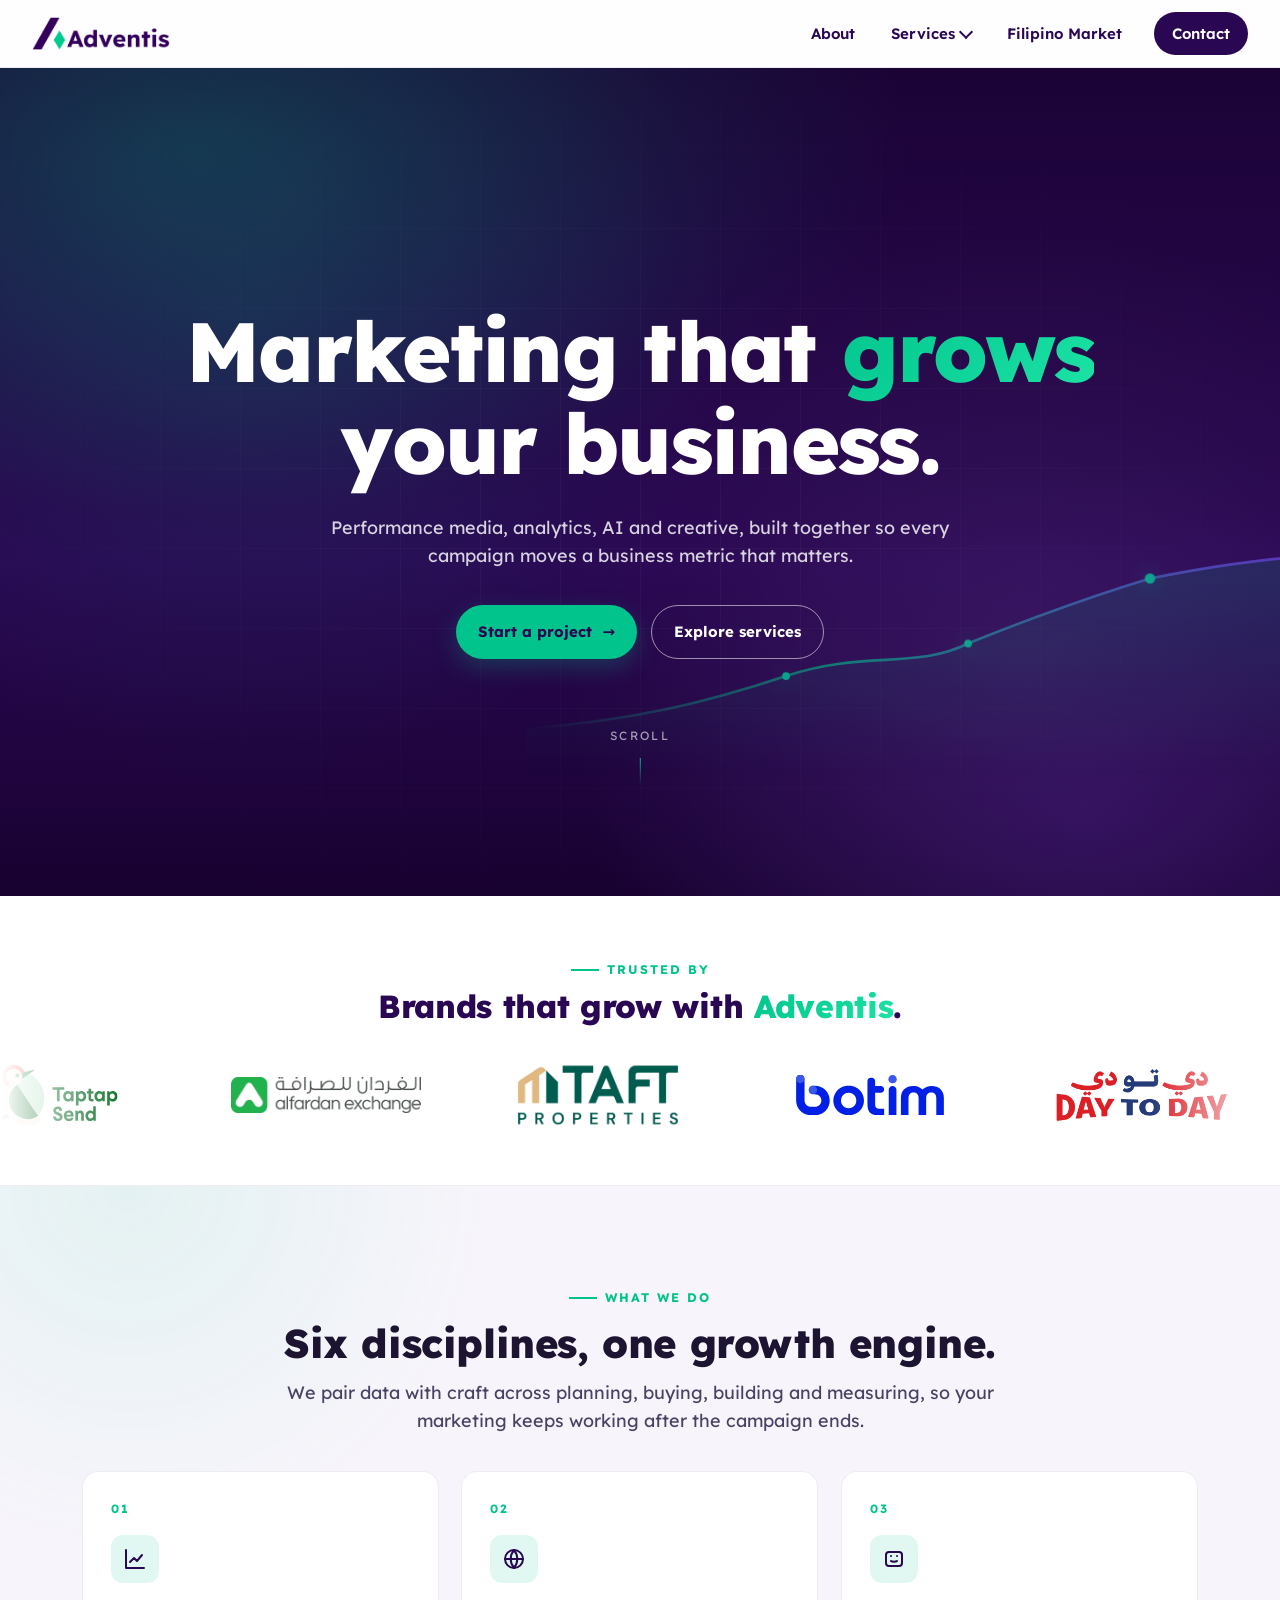
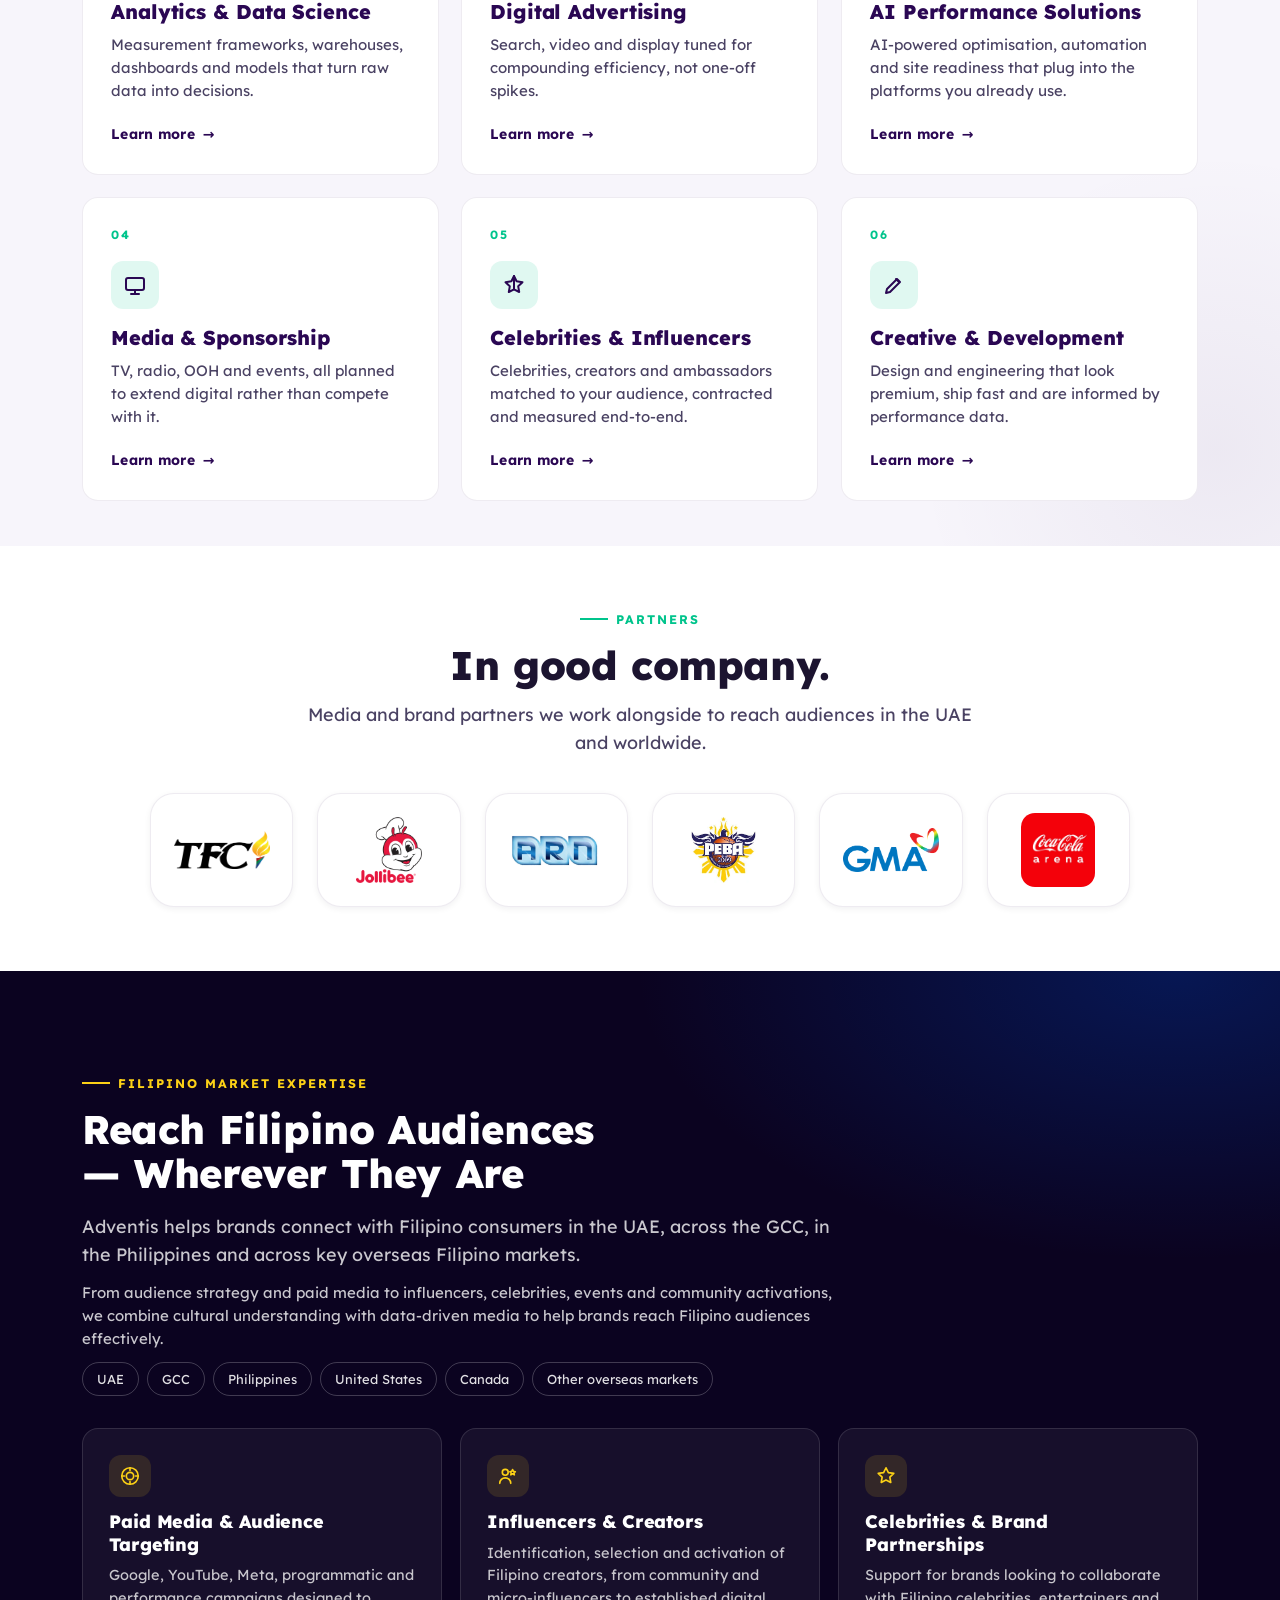
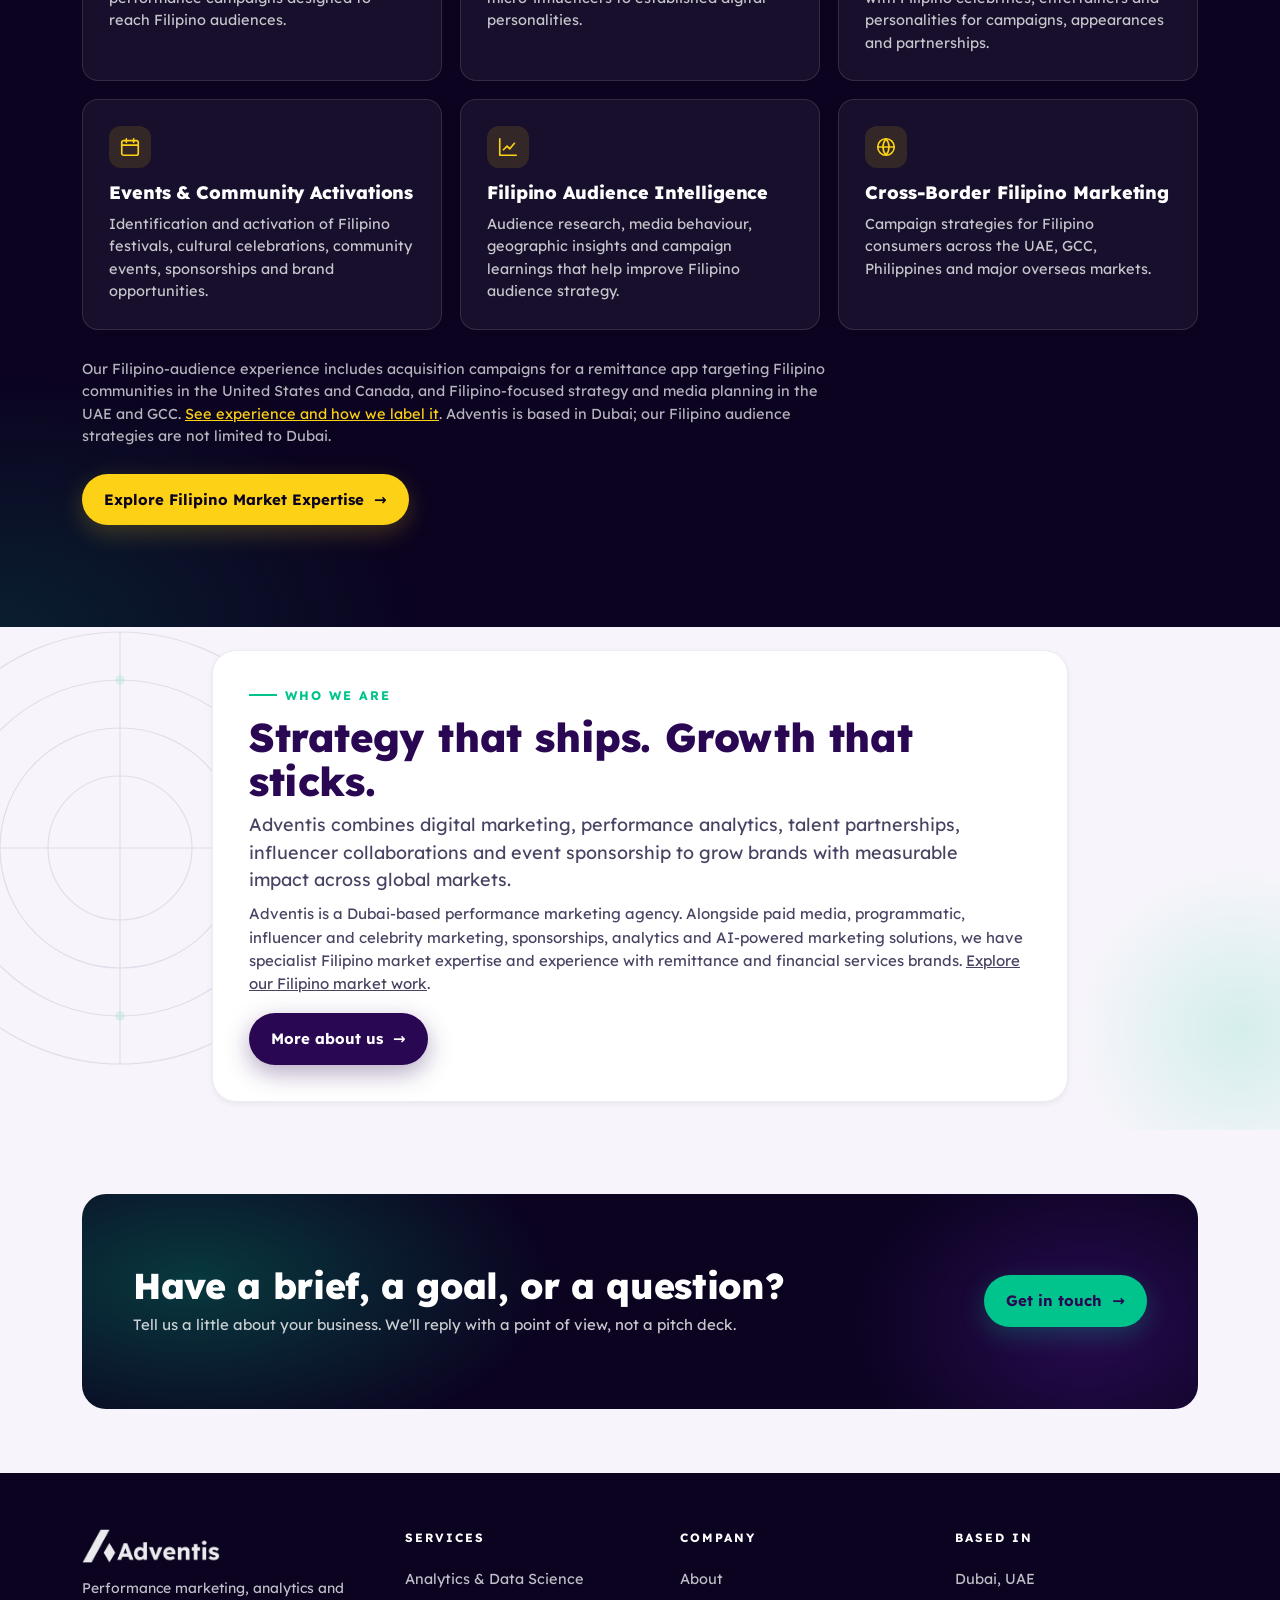
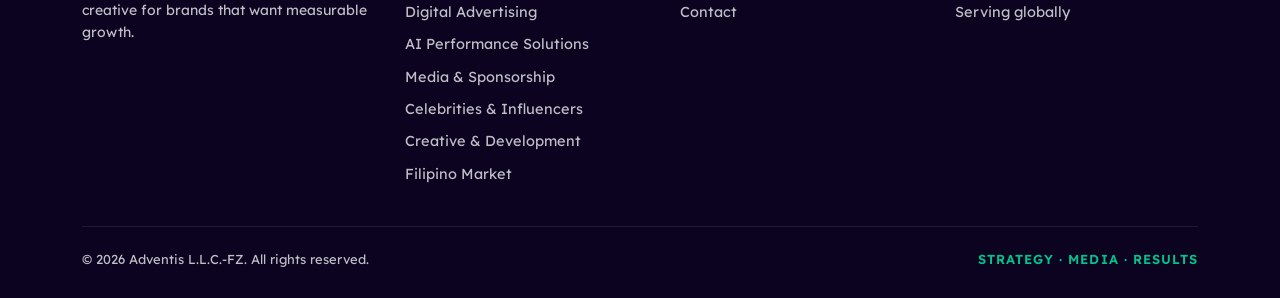
<file: index.html>
<!DOCTYPE html>
<html lang="en">
<head>
  <meta charset="UTF-8" />
  <meta name="viewport" content="width=device-width, initial-scale=1" />
  <title>Adventis — Dubai Performance Marketing Agency | Filipino Market Expertise</title>
  <meta name="description" content="Adventis is a Dubai-based performance marketing agency: paid media, programmatic, influencer and celebrity marketing, sponsorships, analytics, AI solutions and specialist Filipino market expertise." />
  <link rel="canonical" href="https://adventishub.com/" />

  <meta property="og:type" content="website" />
  <meta property="og:title" content="Adventis — Dubai Performance Marketing Agency | Filipino Market Expertise" />
  <meta property="og:description" content="Dubai-based performance marketing: paid media, programmatic, influencers, celebrities, sponsorships, analytics, AI and specialist Filipino market expertise." />
  <meta property="og:image" content="https://adventishub.com/images/adventis-preview.png" />
  <meta property="og:url" content="https://adventishub.com/" />
  <meta property="og:site_name" content="Adventis" />
  <meta name="twitter:card" content="summary_large_image" />
  <meta name="twitter:title" content="Adventis — Dubai Performance Marketing Agency | Filipino Market Expertise" />
  <meta name="twitter:description" content="Adventis helps brands scale through digital advertising, analytics, AI, gaming and creative." />
  <meta name="twitter:image" content="https://adventishub.com/images/adventis-preview.png" />
  <meta name="theme-color" content="#2A0753" />

  <link rel="icon" type="image/png" sizes="32x32" href="favicon.png" />
  <link rel="icon" type="image/png" sizes="192x192" href="favicon.png" />
  <link rel="apple-touch-icon" sizes="180x180" href="favicon.png" />
  <link rel="icon" type="image/x-icon" href="favicon.ico" />

  <link rel="preconnect" href="https://fonts.googleapis.com" />
  <link rel="preconnect" href="https://fonts.gstatic.com" crossorigin />
  <link href="https://fonts.googleapis.com/css2?family=Lexend:wght@300;400;500;600;700;800&display=swap" rel="stylesheet" />
  <link rel="stylesheet" href="styles.css?v=20261124a" />

  <script type="application/ld+json">
{
  "@context": "https://schema.org",
  "@graph": [
    {
      "@type": [
        "Organization",
        "ProfessionalService"
      ],
      "@id": "https://adventishub.com/#organization",
      "name": "Adventis",
      "legalName": "Adventis L.L.C.-FZ",
      "alternateName": [
        "Adventis Hub",
        "adventishub"
      ],
      "url": "https://adventishub.com/",
      "logo": {
        "@type": "ImageObject",
        "url": "https://adventishub.com/images/Website_Adventis_Logo.png"
      },
      "image": "https://adventishub.com/images/adventis-preview.png",
      "description": "Adventis is a Dubai-based performance marketing agency providing paid media, programmatic advertising, influencer and celebrity marketing, sponsorships, analytics, AI-powered marketing solutions and specialist Filipino market expertise.",
      "slogan": "Strategy · Media · Results",
      "address": {
        "@type": "PostalAddress",
        "addressLocality": "Dubai",
        "addressCountry": "AE"
      },
      "areaServed": [
        {
          "@type": "Country",
          "name": "United Arab Emirates"
        },
        {
          "@type": "Place",
          "name": "Gulf Cooperation Council (GCC) countries"
        },
        {
          "@type": "Place",
          "name": "Middle East"
        },
        {
          "@type": "Country",
          "name": "Philippines"
        },
        {
          "@type": "Country",
          "name": "United States"
        },
        {
          "@type": "Country",
          "name": "Canada"
        },
        {
          "@type": "Country",
          "name": "United Kingdom"
        }
      ],
      "knowsAbout": [
        "Performance marketing",
        "Paid media",
        "Programmatic advertising",
        "Influencer marketing",
        "Celebrity partnerships",
        "Event sponsorship",
        "Marketing analytics",
        "AI performance solutions",
        "Filipino market marketing",
        "Filipino audience marketing worldwide",
        "Remittance and financial services marketing"
      ],
      "availableLanguage": [
        "English"
      ],
      "contactPoint": [
        {
          "@type": "ContactPoint",
          "contactType": "sales",
          "url": "https://adventishub.com/contact.html",
          "availableLanguage": [
            "English",
            "Filipino"
          ]
        }
      ],
      "hasOfferCatalog": {
        "@type": "OfferCatalog",
        "name": "Adventis services",
        "itemListElement": [
          {
            "@type": "Offer",
            "itemOffered": {
              "@type": "Service",
              "name": "Filipino Market & Global Audience Marketing",
              "url": "https://adventishub.com/filipinos.html"
            }
          },
          {
            "@type": "Offer",
            "itemOffered": {
              "@type": "Service",
              "name": "Digital Advertising",
              "url": "https://adventishub.com/digital.html"
            }
          },
          {
            "@type": "Offer",
            "itemOffered": {
              "@type": "Service",
              "name": "Celebrities & Influencers",
              "url": "https://adventishub.com/celebrities.html"
            }
          },
          {
            "@type": "Offer",
            "itemOffered": {
              "@type": "Service",
              "name": "Media & Sponsorship",
              "url": "https://adventishub.com/media.html"
            }
          },
          {
            "@type": "Offer",
            "itemOffered": {
              "@type": "Service",
              "name": "Analytics & Data Science",
              "url": "https://adventishub.com/analytics.html"
            }
          },
          {
            "@type": "Offer",
            "itemOffered": {
              "@type": "Service",
              "name": "AI Performance Solutions",
              "url": "https://adventishub.com/ai.html"
            }
          },
          {
            "@type": "Offer",
            "itemOffered": {
              "@type": "Service",
              "name": "Creative & Development",
              "url": "https://adventishub.com/creative.html"
            }
          }
        ]
      }
    },
    {
      "@type": "WebSite",
      "@id": "https://adventishub.com/#website",
      "url": "https://adventishub.com/",
      "name": "Adventis",
      "publisher": {
        "@id": "https://adventishub.com/#organization"
      },
      "inLanguage": "en"
    },
    {
      "@type": "WebPage",
      "@id": "https://adventishub.com/#webpage",
      "url": "https://adventishub.com/",
      "name": "Adventis — Dubai Performance Marketing Agency | Filipino Market Expertise",
      "isPartOf": {
        "@id": "https://adventishub.com/#website"
      },
      "about": {
        "@id": "https://adventishub.com/#organization"
      },
      "inLanguage": "en"
    }
  ]
}
  </script>

  <!-- Google Analytics -->
  <script async src="https://www.googletagmanager.com/gtag/js?id=G-6XZWPZP2N5"></script>
  <script>
    window.dataLayer = window.dataLayer || [];
    function gtag(){dataLayer.push(arguments);}
    gtag('js', new Date());
    gtag('config', 'G-6XZWPZP2N5');
  </script>
</head>
<body class="home">
  <a class="skip" href="#main">Skip to content</a>

  <header class="site">
    <a href="index.html" class="logo" aria-label="Adventis — home">
      <img src="images/Website_Adventis_Logo.png" alt="Adventis" width="160" height="34" />
    </a>
    <nav aria-label="Main">
      <a href="about.html">About</a>
      <div class="dropdown">
        <button class="dropbtn" aria-haspopup="true" aria-expanded="false">Services</button>
        <div class="dropdown-content" role="menu">
          <a href="analytics.html" role="menuitem"><span class="dot"></span> Analytics &amp; Data Science</a>
          <a href="digital.html" role="menuitem"><span class="dot"></span> Digital Advertising</a>
          <a href="ai.html" role="menuitem"><span class="dot"></span> AI Performance Solutions</a>
          <a href="media.html" role="menuitem"><span class="dot"></span> Media &amp; Sponsorship</a>
          <a href="celebrities.html" role="menuitem"><span class="dot"></span> Celebrities &amp; Influencers</a>
          <a href="creative.html" role="menuitem"><span class="dot"></span> Creative &amp; Development</a>
        </div>
      </div>
      <a href="filipinos.html">Filipino Market</a>
      <a href="contact.html" class="cta">Contact</a>
    </nav>
    <button id="burger" class="burger" aria-label="Open menu" aria-expanded="false" aria-controls="drawer">
      <span></span>
    </button>
  </header>

  <aside id="drawer" class="drawer" aria-hidden="true">
    <a href="about.html">About Us</a>
    <details>
      <summary>Services</summary>
      <a href="analytics.html">Analytics &amp; Data Science</a>
      <a href="digital.html">Digital Advertising</a>
      <a href="ai.html">AI Performance Solutions</a>
      <a href="media.html">Media &amp; Sponsorship</a>
      <a href="celebrities.html">Celebrities &amp; Influencers</a>
      <a href="creative.html">Creative &amp; Development</a>
    </details>
    <a href="filipinos.html">Filipino Market</a>
    <a href="contact.html">Contact Us</a>
  </aside>

  <div class="scroll-progress" aria-hidden="true"><span></span></div>

  <main id="main">
    <!-- Hero -->
    <section class="hero-home">
      <div class="grid-lines" aria-hidden="true"></div>

      <!-- Decorative growth sparkline — represents the "grows your business" idea -->
      <svg class="hero-chart" viewBox="0 0 600 180" preserveAspectRatio="none" aria-hidden="true">
        <defs>
          <linearGradient id="gCurve" x1="0" y1="0" x2="1" y2="0">
            <stop offset="0%" stop-color="#00C48C" stop-opacity="0"/>
            <stop offset="40%" stop-color="#00C48C" stop-opacity=".85"/>
            <stop offset="100%" stop-color="#7C4DFF" stop-opacity=".85"/>
          </linearGradient>
          <linearGradient id="gFill" x1="0" y1="0" x2="0" y2="1">
            <stop offset="0%" stop-color="#00C48C" stop-opacity=".22"/>
            <stop offset="100%" stop-color="#00C48C" stop-opacity="0"/>
          </linearGradient>
        </defs>
        <path d="M0,140 C80,135 140,120 200,100 C260,80 300,95 340,75 C390,55 430,40 480,25 C530,15 570,10 600,8 L600,180 L0,180 Z" fill="url(#gFill)"/>
        <path d="M0,140 C80,135 140,120 200,100 C260,80 300,95 340,75 C390,55 430,40 480,25 C530,15 570,10 600,8" fill="none" stroke="url(#gCurve)" stroke-width="2" stroke-linecap="round"/>
        <g class="hero-chart-dots">
          <circle cx="200" cy="100" r="3"/>
          <circle cx="340" cy="75" r="3"/>
          <circle cx="480" cy="25" r="4"/>
        </g>
      </svg>

      <div class="content hero-parallax">
        <h1>Marketing that <span class="grad">grows</span><br />your business.</h1>
        <p class="tagline">Performance media, analytics, AI and creative, built together so every campaign moves a business metric that matters.</p>
        <div class="cta-row">
          <a href="contact.html" class="btn">Start a project <span class="arrow">→</span></a>
          <a href="#services" class="btn ghost">Explore services</a>
        </div>
      </div>
      <span class="scroll-hint" aria-hidden="true">Scroll</span>

    </section>


    <div class="stage">
    <!-- Clients -->
    <section class="clients" aria-labelledby="clients-title">
      <div class="container clients-head reveal">
        <span class="eyebrow">Trusted by</span>
        <h2 id="clients-title">Brands that grow with <span class="grad">Adventis</span>.</h2>
      </div>
      <div class="marquee logo-marquee" data-marquee data-speed="38">
        <ul class="marquee-set"><li class="logo-item" style="--s:0.95"><img src="images/clients/taptap-send.svg" alt="TapTap Send" width="190" height="64" style="object-fit:contain" /></li><li class="logo-item" style="--s:1"><img src="images/clients/al-fardan-exchange.webp" alt="Al Fardan Exchange" width="190" height="64" style="object-fit:contain" /></li><li class="logo-item" style="--s:0.92"><img src="images/clients/taft-properties.webp" alt="Taft Properties" width="190" height="64" style="object-fit:contain" /></li><li class="logo-item" style="--s:0.78"><img src="images/clients/botim.svg" alt="Botim" width="190" height="64" style="object-fit:contain" /></li><li class="logo-item" style="--s:0.9"><img src="images/clients/daytoday.webp" alt="DaytoDay" width="190" height="64" style="object-fit:contain" /></li><li class="logo-item" style="--s:0.95"><img src="images/clients/lifestyle.webp" alt="Lifestyle Fine Jewelry" width="190" height="64" style="object-fit:contain" /></li><li class="logo-item" style="--s:0.9"><img src="images/clients/psiagora.webp" alt="Psiagora" width="190" height="64" style="object-fit:contain" /></li><li class="logo-item" style="--s:0.82"><img src="images/clients/yakult.webp" alt="Yakult" width="190" height="64" style="object-fit:contain" /></li></ul>
      </div>
    </section>

    <!-- Services -->
    <section id="services" class="section section-soft">
      <div class="container">
        <div class="section-head center reveal">
          <span class="eyebrow">What we do</span>
          <h2>Six disciplines, one growth engine.</h2>
          <p class="lead">We pair data with craft across planning, buying, building and measuring, so your marketing keeps working after the campaign ends.</p>
        </div>

        <div class="services services-6">
          <a class="service-card reveal" href="analytics.html" style="--i:0">
            <span class="num">01</span>
            <span class="icon" aria-hidden="true">
              <svg viewBox="0 0 24 24"><path d="M3 3v18h18"/><path d="M7 15l4-4 3 3 5-6"/></svg>
            </span>
            <h3>Analytics &amp; Data Science</h3>
            <p>Measurement frameworks, warehouses, dashboards and models that turn raw data into decisions.</p>
            <span class="more">Learn more</span>
          </a>

          <a class="service-card reveal" href="digital.html" style="--i:1">
            <span class="num">02</span>
            <span class="icon" aria-hidden="true">
              <svg viewBox="0 0 24 24"><circle cx="12" cy="12" r="9"/><path d="M3 12h18"/><path d="M12 3a14 14 0 010 18"/><path d="M12 3a14 14 0 000 18"/></svg>
            </span>
            <h3>Digital Advertising</h3>
            <p>Search, video and display tuned for compounding efficiency, not one-off spikes.</p>
            <span class="more">Learn more</span>
          </a>

          <a class="service-card reveal" href="ai.html" style="--i:2">
            <span class="num">03</span>
            <span class="icon" aria-hidden="true">
              <svg viewBox="0 0 24 24"><rect x="4" y="5" width="16" height="14" rx="3"/><path d="M9 9h.01M15 9h.01M9 14c1 1 5 1 6 0"/></svg>
            </span>
            <h3>AI Performance Solutions</h3>
            <p>AI-powered optimisation, automation and site readiness that plug into the platforms you already use.</p>
            <span class="more">Learn more</span>
          </a>

          <a class="service-card reveal" href="media.html" style="--i:3">
            <span class="num">04</span>
            <span class="icon" aria-hidden="true">
              <svg viewBox="0 0 24 24"><rect x="3" y="5" width="18" height="12" rx="2"/><path d="M8 21h8M12 17v4"/></svg>
            </span>
            <h3>Media &amp; Sponsorship</h3>
            <p>TV, radio, OOH and events, all planned to extend digital rather than compete with it.</p>
            <span class="more">Learn more</span>
          </a>

          <a class="service-card reveal" href="celebrities.html" style="--i:4">
            <span class="num">05</span>
            <span class="icon" aria-hidden="true">
              <svg viewBox="0 0 24 24"><path d="M12 3l2.6 5.3 5.9.9-4.3 4.1 1 5.7L12 16.4 6.8 19l1-5.7-4.3-4.1 5.9-.9z"/><path d="M12 3v13.4"/></svg>
            </span>
            <h3>Celebrities &amp; Influencers</h3>
            <p>Celebrities, creators and ambassadors matched to your audience, contracted and measured end-to-end.</p>
            <span class="more">Learn more</span>
          </a>

          <a class="service-card reveal" href="creative.html" style="--i:5">
            <span class="num">06</span>
            <span class="icon" aria-hidden="true">
              <svg viewBox="0 0 24 24"><path d="M4 20l4-1 10-10-3-3L5 16z"/><path d="M14 6l3 3"/></svg>
            </span>
            <h3>Creative &amp; Development</h3>
            <p>Design and engineering that look premium, ship fast and are informed by performance data.</p>
            <span class="more">Learn more</span>
          </a>
        </div>
      </div>
    </section>


    <!-- Partners -->
    <section class="partners section tight" aria-labelledby="partners-title">
      <div class="container">
        <div class="section-head center reveal">
          <span class="eyebrow">Partners</span>
          <h2 id="partners-title">In good company.</h2>
          <p class="lead">Media and brand partners we work alongside to reach audiences in the UAE and worldwide.</p>
        </div>
        <ul class="partner-grid">
          <li class="partner reveal" style="--i:0"><img src="images/partners/tfc.webp" alt="TFC — The Filipino Channel" width="240" height="95" loading="lazy" /></li>
          <li class="partner reveal" style="--i:1"><img src="images/partners/jollibee.webp" alt="Jollibee" width="150" height="147" loading="lazy" /></li>
          <li class="partner reveal" style="--i:2"><img src="images/partners/arn.webp" alt="ARN Radio Network" width="200" height="83" loading="lazy" /></li>
          <li class="partner reveal" style="--i:3"><img src="images/partners/peba.webp" alt="PEBA Sports" width="140" height="140" loading="lazy" /></li>
          <li class="partner reveal" style="--i:4"><img src="images/partners/gma.webp" alt="GMA Network" width="200" height="93" loading="lazy" /></li>
          <li class="partner reveal" style="--i:5"><img class="logo-tile" src="images/partners/coca-cola-arena-tile.webp" alt="Coca-Cola Arena" width="345" height="345" loading="lazy" /></li>
        </ul>
      </div>
    </section>

    <!-- Filipino Market Expertise -->
    <section id="filipino-market" class="section fm-home" aria-labelledby="fm-title">
      <div class="container">
        <div class="section-head" style="margin-bottom:18px">
          <span class="eyebrow">Filipino Market Expertise</span>
          <h2 id="fm-title">Reach Filipino Audiences — Wherever They Are</h2>
        </div>
        <div class="fm-copy">
          <p class="lead">Adventis helps brands connect with Filipino consumers in the UAE, across the GCC, in the Philippines and across key overseas Filipino markets.</p>
          <p>From audience strategy and paid media to influencers, celebrities, events and community activations, we combine cultural understanding with data-driven media to help brands reach Filipino audiences effectively.</p>
        </div>
        <ul class="fm-markets" aria-label="Markets covered">
          <li>UAE</li><li>GCC</li><li>Philippines</li><li>United States</li><li>Canada</li><li>Other overseas markets</li>
        </ul>

        <div class="fm-grid">
          <a class="fm-card" href="filipinos.html#digital-advertising">
            <span class="fm-ic" aria-hidden="true"><svg viewBox="0 0 24 24"><circle cx="12" cy="12" r="9"/><circle cx="12" cy="12" r="4"/><path d="M12 3v3M12 18v3M3 12h3M18 12h3"/></svg></span>
            <h3>Paid Media &amp; Audience Targeting</h3>
            <p>Google, YouTube, Meta, programmatic and performance campaigns designed to reach Filipino audiences.</p>
          </a>
          <a class="fm-card" href="filipinos.html#influencers">
            <span class="fm-ic" aria-hidden="true"><svg viewBox="0 0 24 24"><circle cx="9" cy="8" r="3.2"/><path d="M3 20c0-3.3 2.7-6 6-6s6 2.7 6 6"/><path d="M17 5l1 2 2 .3-1.5 1.4.4 2L17 9.6 15.1 10.7l.4-2L14 7.3l2-.3z"/></svg></span>
            <h3>Influencers &amp; Creators</h3>
            <p>Identification, selection and activation of Filipino creators, from community and micro-influencers to established digital personalities.</p>
          </a>
          <a class="fm-card" href="filipinos.html#celebrities">
            <span class="fm-ic" aria-hidden="true"><svg viewBox="0 0 24 24"><path d="M12 3l2.6 5.3 5.9.9-4.3 4.1 1 5.7L12 16.4 6.8 19l1-5.7-4.3-4.1 5.9-.9z"/></svg></span>
            <h3>Celebrities &amp; Brand Partnerships</h3>
            <p>Support for brands looking to collaborate with Filipino celebrities, entertainers and personalities for campaigns, appearances and partnerships.</p>
          </a>
          <a class="fm-card" href="filipinos.html#events">
            <span class="fm-ic" aria-hidden="true"><svg viewBox="0 0 24 24"><rect x="3" y="5" width="18" height="16" rx="2"/><path d="M3 10h18M8 3v4M16 3v4"/></svg></span>
            <h3>Events &amp; Community Activations</h3>
            <p>Identification and activation of Filipino festivals, cultural celebrations, community events, sponsorships and brand opportunities.</p>
          </a>
          <a class="fm-card" href="filipinos.html#audience-intelligence">
            <span class="fm-ic" aria-hidden="true"><svg viewBox="0 0 24 24"><path d="M3 3v18h18"/><path d="M7 15l4-4 3 3 5-6"/></svg></span>
            <h3>Filipino Audience Intelligence</h3>
            <p>Audience research, media behaviour, geographic insights and campaign learnings that help improve Filipino audience strategy.</p>
          </a>
          <a class="fm-card" href="filipinos.html#markets">
            <span class="fm-ic" aria-hidden="true"><svg viewBox="0 0 24 24"><circle cx="12" cy="12" r="9"/><path d="M3 12h18"/><path d="M12 3a14 14 0 010 18"/><path d="M12 3a14 14 0 000 18"/></svg></span>
            <h3>Cross-Border Filipino Marketing</h3>
            <p>Campaign strategies for Filipino consumers across the UAE, GCC, Philippines and major overseas markets.</p>
          </a>
        </div>

        <p class="fm-proof">Our Filipino-audience experience includes acquisition campaigns for a remittance app targeting Filipino communities in the United States and Canada, and Filipino-focused strategy and media planning in the UAE and GCC. <a href="filipinos.html#experience">See experience and how we label it</a>. Adventis is based in Dubai; our Filipino audience strategies are not limited to Dubai.</p>
        <a href="filipinos.html" class="btn">Explore Filipino Market Expertise <span class="arrow">→</span></a>
      </div>
    </section>

    <!-- About preview -->
    <section class="section tight about-preview">
      <div class="container" style="max-width:920px">
        <div class="prose reveal">
          <span class="eyebrow">Who we are</span>
          <h2 style="margin-top:10px">Strategy that ships. Growth that sticks.</h2>
          <p class="lead">Adventis combines digital marketing, performance analytics, talent partnerships, influencer collaborations and event sponsorship to grow brands with measurable impact across global markets.</p>
          <p>Adventis is a Dubai-based performance marketing agency. Alongside paid media, programmatic, influencer and celebrity marketing, sponsorships, analytics and AI-powered marketing solutions, we have specialist Filipino market expertise and experience with remittance and financial services brands. <a href="filipinos.html">Explore our Filipino market work</a>.</p>
          <p style="margin-top:18px"><a href="about.html" class="btn dark">More about us <span class="arrow">→</span></a></p>
        </div>
      </div>
    </section>

    <!-- CTA band -->
    <section class="section tight">
      <div class="container">
        <div class="cta-band reveal">
          <div>
            <h2>Have a brief, a goal, or a question?</h2>
            <p>Tell us a little about your business. We'll reply with a point of view, not a pitch deck.</p>
          </div>
          <a href="contact.html" class="btn">Get in touch <span class="arrow">→</span></a>
        </div>
      </div>
    </section>
    </div><!-- /.stage -->
  </main>

  <footer class="site">
    <div class="container">
      <div class="row">
        <div class="brand">
          <img src="images/Website_Adventis_Logo.png" alt="Adventis" />
          <p>Performance marketing, analytics and creative for brands that want measurable growth.</p>
        </div>
        <div>
          <h5>Services</h5>
          <a href="analytics.html">Analytics &amp; Data Science</a>
          <a href="digital.html">Digital Advertising</a>
          <a href="ai.html">AI Performance Solutions</a>
          <a href="media.html">Media &amp; Sponsorship</a>
          <a href="celebrities.html">Celebrities &amp; Influencers</a>
          <a href="creative.html">Creative &amp; Development</a>
      <a href="filipinos.html">Filipino Market</a>
        </div>
        <div>
          <h5>Company</h5>
          <a href="about.html">About</a>
          <a href="contact.html">Contact</a>
        </div>
        <div>
          <h5>Based in</h5>
          <span style="display:block;padding:5px 0;font-size:14.5px">Dubai, UAE</span>
          <span style="display:block;padding:5px 0;font-size:14.5px">Serving globally</span>
        </div>
      </div>
      <div class="bottom">
        <span>© <span id="year">2026</span> Adventis L.L.C.-FZ. All rights reserved.</span>
        <span class="tag">STRATEGY · MEDIA · RESULTS</span>
      </div>
    </div>
  </footer>

  <script src="scripts.js?v=20261124a" defer></script>
</body>
</html>
</file>
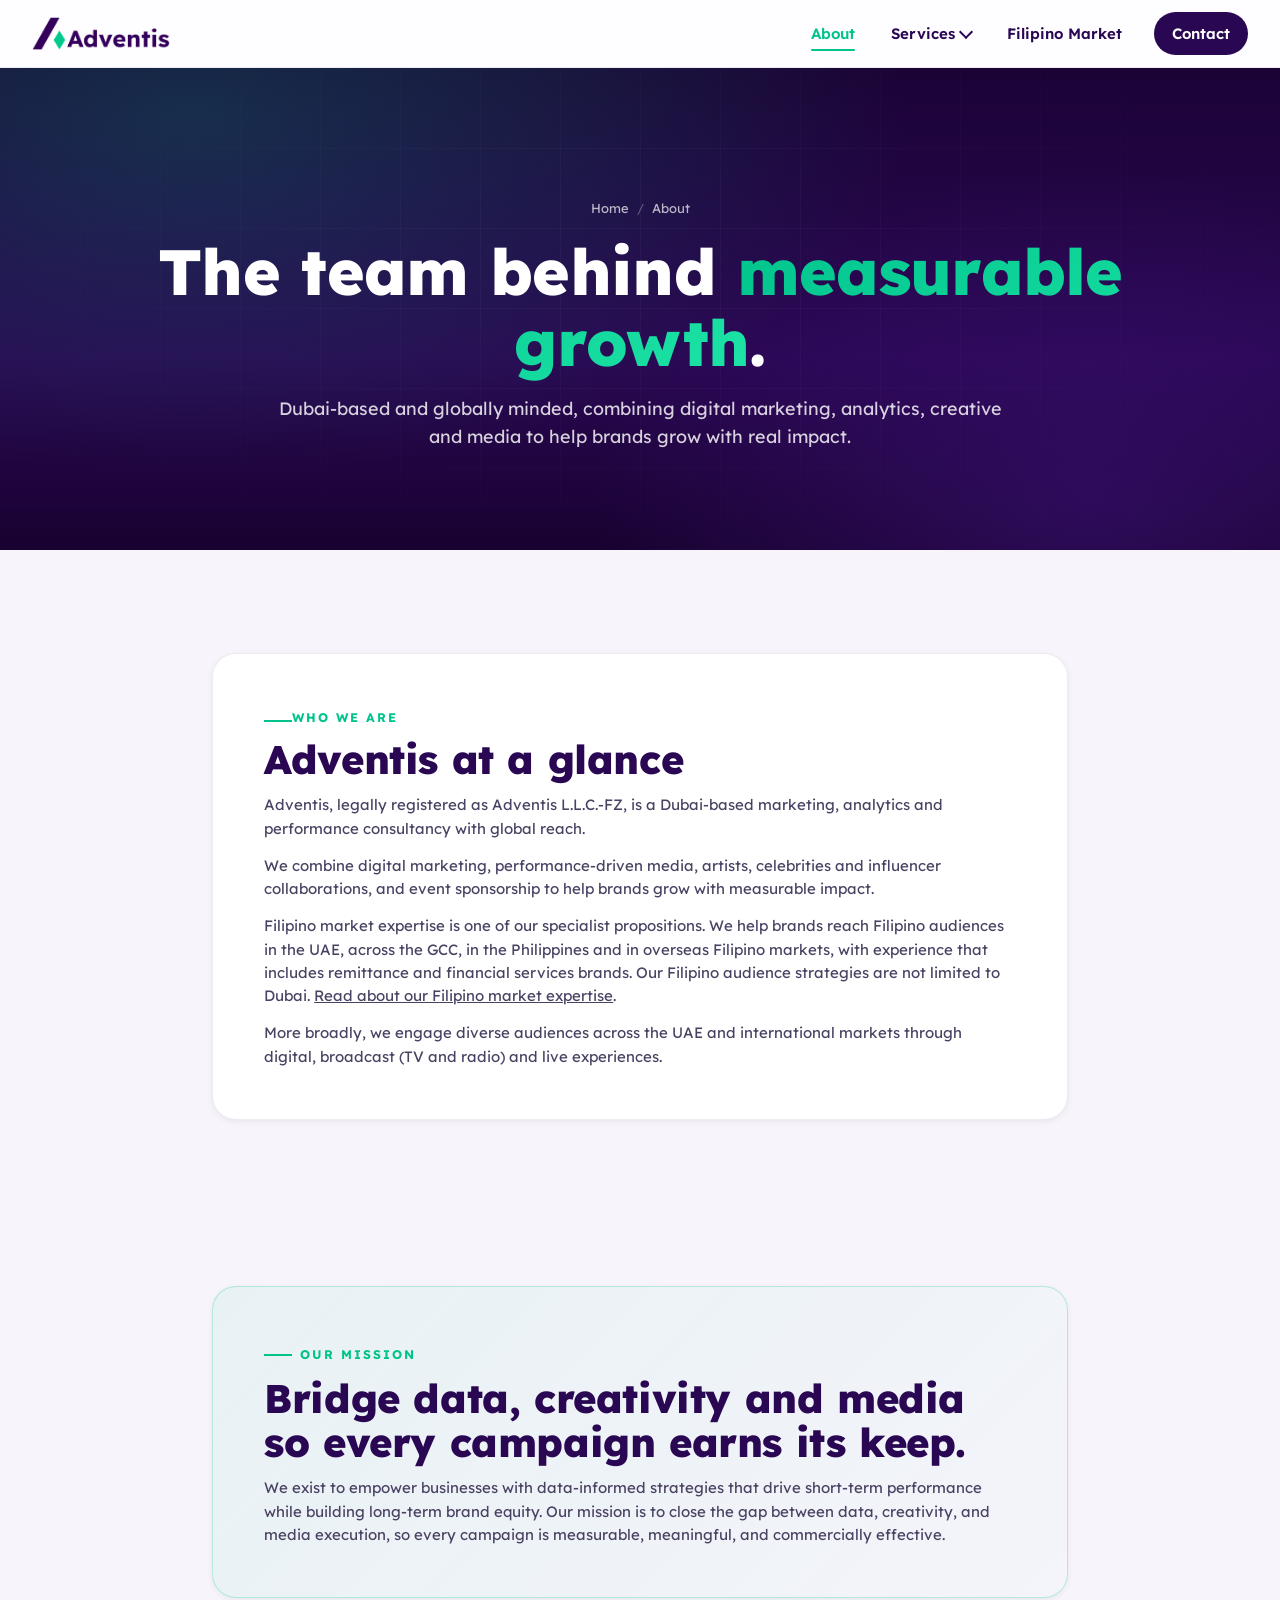
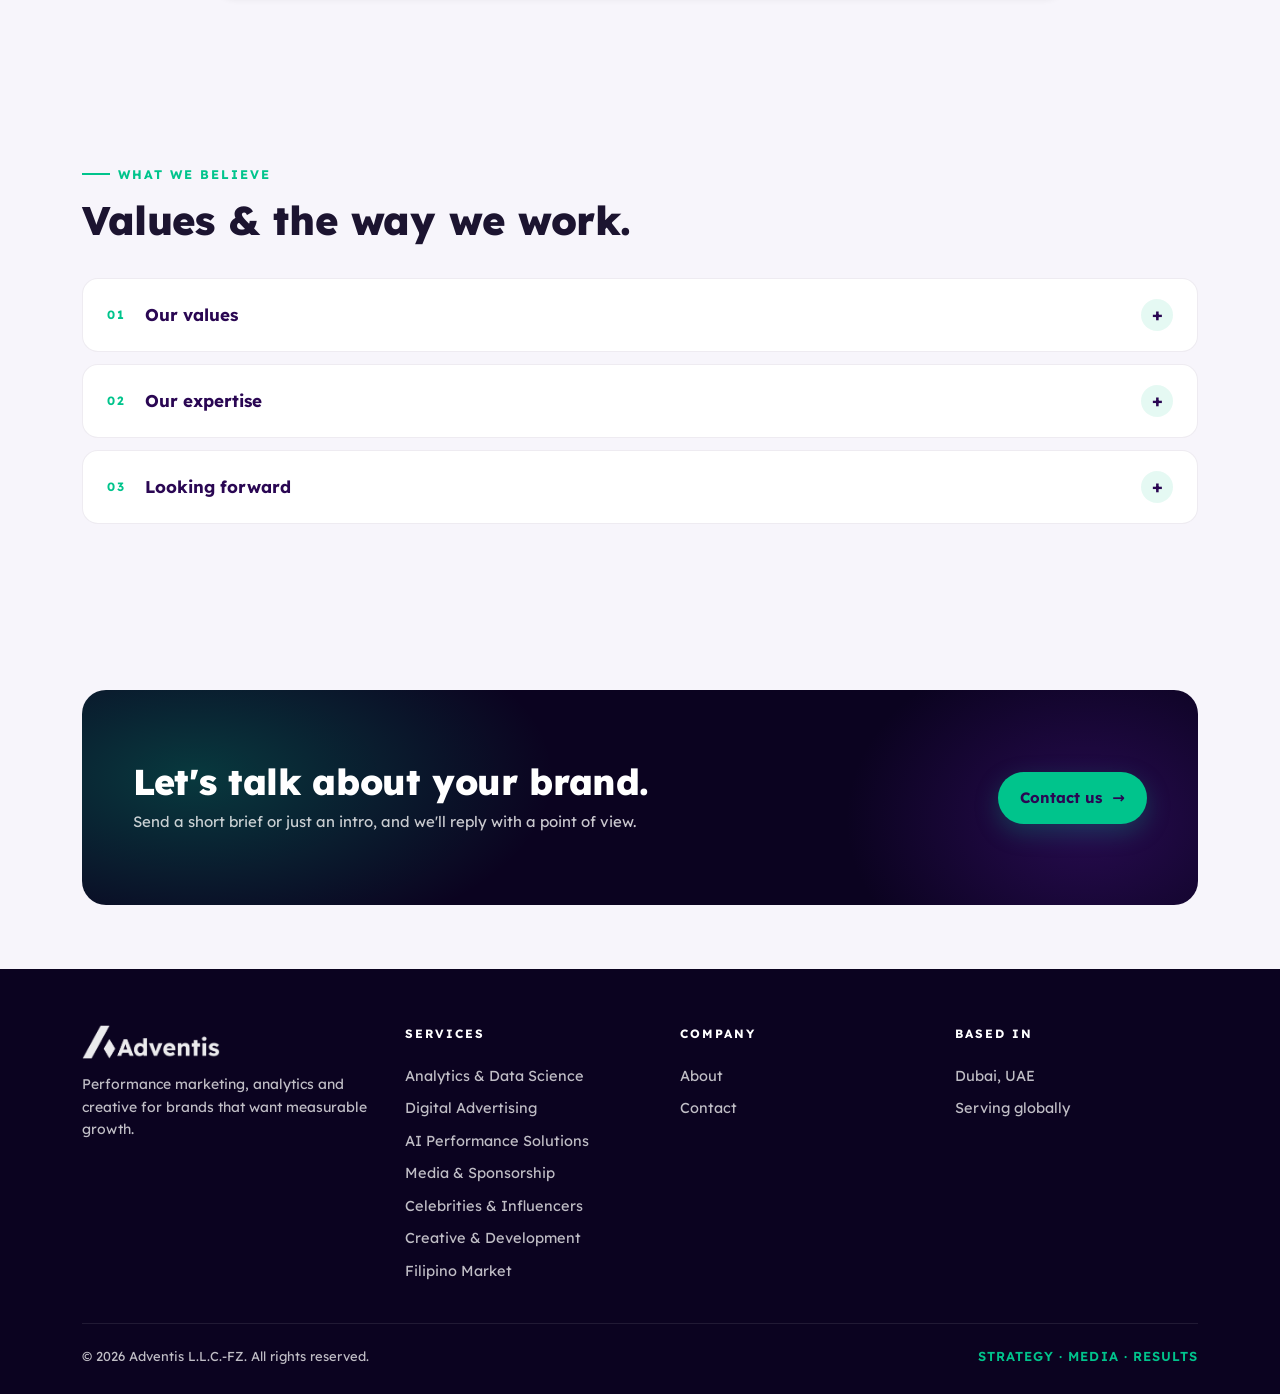
<file: about.html>
<!DOCTYPE html>
<html lang="en">
<head>
  <meta charset="UTF-8" />
  <meta name="viewport" content="width=device-width, initial-scale=1" />
  <title>About — Adventis</title>
  <meta name="description" content="Adventis is a Dubai-based performance marketing, analytics and creative consultancy with global reach. Meet the team, values and mission behind the work." />
  <link rel="canonical" href="https://adventishub.com/about.html" />

  <meta property="og:type" content="website" />
  <meta property="og:title" content="About — Adventis" />
  <meta property="og:description" content="Dubai-based marketing, analytics and performance consultancy with global reach." />
  <meta property="og:image" content="https://adventishub.com/images/adventis-preview.png" />
  <meta property="og:url" content="https://adventishub.com/about.html" />
  <meta name="theme-color" content="#2A0753" />

  <link rel="icon" type="image/png" href="favicon.png" />
  <link rel="preconnect" href="https://fonts.googleapis.com" />
  <link rel="preconnect" href="https://fonts.gstatic.com" crossorigin />
  <link href="https://fonts.googleapis.com/css2?family=Lexend:wght@300;400;500;600;700;800&display=swap" rel="stylesheet" />
  <link rel="stylesheet" href="styles.css?v=20261124a" />

  <script type="application/ld+json">
{
  "@context": "https://schema.org",
  "@graph": [
    {
      "@type": [
        "Organization",
        "ProfessionalService"
      ],
      "@id": "https://adventishub.com/#organization",
      "name": "Adventis",
      "legalName": "Adventis L.L.C.-FZ",
      "url": "https://adventishub.com/",
      "logo": {
        "@type": "ImageObject",
        "url": "https://adventishub.com/images/Website_Adventis_Logo.png"
      },
      "description": "Adventis is a Dubai-based performance marketing agency providing paid media, programmatic advertising, influencer and celebrity marketing, sponsorships, analytics, AI-powered marketing solutions and specialist Filipino market expertise.",
      "address": {
        "@type": "PostalAddress",
        "addressLocality": "Dubai",
        "addressCountry": "AE"
      },
      "makesOffer": [
        {
          "@type": "Offer",
          "itemOffered": {
            "@type": "Service",
            "name": "Filipino Market & Global Audience Marketing",
            "url": "https://adventishub.com/filipinos.html"
          }
        }
      ]
    },
    {
      "@type": "AboutPage",
      "@id": "https://adventishub.com/about.html#webpage",
      "url": "https://adventishub.com/about.html",
      "name": "About Adventis",
      "isPartOf": {
        "@id": "https://adventishub.com/#website"
      },
      "about": {
        "@id": "https://adventishub.com/#organization"
      },
      "breadcrumb": {
        "@id": "https://adventishub.com/about.html#breadcrumb"
      }
    },
    {
      "@type": "BreadcrumbList",
      "@id": "https://adventishub.com/about.html#breadcrumb",
      "itemListElement": [
        {
          "@type": "ListItem",
          "position": 1,
          "name": "Home",
          "item": "https://adventishub.com/"
        },
        {
          "@type": "ListItem",
          "position": 2,
          "name": "About",
          "item": "https://adventishub.com/about.html"
        }
      ]
    }
  ]
}
  </script>

  <script async src="https://www.googletagmanager.com/gtag/js?id=G-6XZWPZP2N5"></script>
  <script>
    window.dataLayer = window.dataLayer || [];
    function gtag(){dataLayer.push(arguments);}
    gtag('js', new Date());
    gtag('config', 'G-6XZWPZP2N5');
  </script>
</head>
<body>
  <a class="skip" href="#main">Skip to content</a>

  <header class="site">
    <a href="index.html" class="logo" aria-label="Adventis — home">
      <img src="images/Website_Adventis_Logo.png" alt="Adventis" width="160" height="34" />
    </a>
    <nav aria-label="Main">
      <a href="about.html" aria-current="page">About</a>
      <div class="dropdown">
        <button class="dropbtn" aria-haspopup="true" aria-expanded="false">Services</button>
        <div class="dropdown-content" role="menu">
          <a href="analytics.html"><span class="dot"></span> Analytics &amp; Data Science</a>
          <a href="digital.html"><span class="dot"></span> Digital Advertising</a>
          <a href="ai.html"><span class="dot"></span> AI Performance Solutions</a>
          <a href="media.html"><span class="dot"></span> Media &amp; Sponsorship</a>
          <a href="celebrities.html"><span class="dot"></span> Celebrities &amp; Influencers</a>
          <a href="creative.html"><span class="dot"></span> Creative &amp; Development</a>
        </div>
      </div>
      <a href="filipinos.html">Filipino Market</a>
      <a href="contact.html" class="cta">Contact</a>
    </nav>
    <button id="burger" class="burger" aria-label="Open menu" aria-expanded="false" aria-controls="drawer"><span></span></button>
  </header>

  <aside id="drawer" class="drawer" aria-hidden="true">
    <a href="about.html" aria-current="page">About Us</a>
    <details>
      <summary>Services</summary>
      <a href="analytics.html">Analytics &amp; Data Science</a>
      <a href="digital.html">Digital Advertising</a>
      <a href="ai.html">AI Performance Solutions</a>
      <a href="media.html">Media &amp; Sponsorship</a>
      <a href="celebrities.html">Celebrities &amp; Influencers</a>
      <a href="creative.html">Creative &amp; Development</a>
    </details>
    <a href="filipinos.html">Filipino Market</a>
    <a href="contact.html">Contact Us</a>
  </aside>

  <main id="main">
    <section class="hero-inner">
      <div class="container">
        <div class="breadcrumbs"><a href="index.html">Home</a> <span aria-hidden="true">/</span> <span>About</span></div>
        <h1>The team behind <span class="grad">measurable growth</span>.</h1>
        <p>Dubai-based and globally minded, combining digital marketing, analytics, creative and media to help brands grow with real impact.</p>
      </div>
    </section>

    <section class="section">
      <div class="container" style="max-width:920px">
        <div class="prose reveal">
          <span class="eyebrow" style="display:inline-block;margin-bottom:10px">Who we are</span>
          <h2 style="margin-top:0">Adventis at a glance</h2>
          <p>Adventis, legally registered as Adventis L.L.C.-FZ, is a Dubai-based marketing, analytics and performance consultancy with global reach.</p>
          <p>We combine digital marketing, performance-driven media, artists, celebrities and influencer collaborations, and event sponsorship to help brands grow with measurable impact.</p>
          <p>Filipino market expertise is one of our specialist propositions. We help brands reach Filipino audiences in the UAE, across the GCC, in the Philippines and in overseas Filipino markets, with experience that includes remittance and financial services brands. Our Filipino audience strategies are not limited to Dubai. <a href="filipinos.html">Read about our Filipino market expertise</a>.</p>
          <p>More broadly, we engage diverse audiences across the UAE and international markets through digital, broadcast (TV and radio) and live experiences.</p>
        </div>
      </div>
    </section>

    <section class="section tight">
      <div class="container" style="max-width:920px">
        <div class="prose reveal" style="background:linear-gradient(135deg, rgba(0,196,140,0.06), rgba(0,196,140,0.01));border-color:rgba(0,196,140,0.25)">
          <span class="eyebrow">Our mission</span>
          <h2 style="margin-top:12px">Bridge data, creativity and media so every campaign earns its keep.</h2>
          <p>We exist to empower businesses with data-informed strategies that drive short-term performance while building long-term brand equity. Our mission is to close the gap between data, creativity, and media execution, so every campaign is measurable, meaningful, and commercially effective.</p>
        </div>
      </div>
    </section>

    <section class="section">
      <div class="container">
        <div class="section-head reveal">
          <span class="eyebrow">What we believe</span>
          <h2>Values &amp; the way we work.</h2>
        </div>
        <div class="accordion reveal">
          <div class="acc-item">
            <button class="acc-head" type="button">
              <span class="num">01</span>
              <span class="title">Our values</span>
              <span class="symbol" aria-hidden="true">+</span>
            </button>
            <div class="acc-panel">
              <div class="acc-inner">
                <ul>
                  <li><strong>Transparency.</strong> Clear expectations, open reporting and honest recommendations.</li>
                  <li><strong>Innovation.</strong> Testing new tools, formats and data models to stay ahead.</li>
                  <li><strong>Partnership.</strong> Working as an extension of client teams, not as a separate layer.</li>
                  <li><strong>Agility.</strong> Fast decision-making and flexible solutions when conditions change.</li>
                </ul>
              </div>
            </div>
          </div>

          <div class="acc-item">
            <button class="acc-head" type="button">
              <span class="num">02</span>
              <span class="title">Our expertise</span>
              <span class="symbol" aria-hidden="true">+</span>
            </button>
            <div class="acc-panel">
              <div class="acc-inner">
                <ul>
                  <li><strong>Artists, celebrities and influencers.</strong> Collaborations and partnerships that amplify brand credibility and reach.</li>
                  <li><strong>Events and sponsorship.</strong> Sponsorship planning, negotiations and activation management for high-impact experiences.</li>
                  <li><strong>Analytics and data science.</strong> Measurement frameworks, dashboards and insights that drive better decisions.</li>
                  <li><strong>Digital advertising.</strong> Search, social, programmatic and video campaigns with ongoing optimisation.</li>
                  <li><strong>Broadcast media (TV and radio).</strong> Planning and execution to complement digital and maximise reach.</li>
                  <li><strong>Creative and development.</strong> Stories, visuals and landing experiences built to convert.</li>
                  <li><strong>Market expertise.</strong> Engaging multicultural audiences, with specialist <a href="filipinos.html">Filipino market and global audience expertise</a>.</li>
                </ul>
              </div>
            </div>
          </div>

          <div class="acc-item">
            <button class="acc-head" type="button">
              <span class="num">03</span>
              <span class="title">Looking forward</span>
              <span class="symbol" aria-hidden="true">+</span>
            </button>
            <div class="acc-panel">
              <div class="acc-inner">
                <p>We believe the future belongs to brands that make decisions based on evidence and execute with creativity. Adventis evolves with technology and consumer behaviour so our partners can move with confidence across digital, broadcast media and events.</p>
                <p>Whether you are an established enterprise or a fast-growing brand, Adventis is a partner for measurable, sustainable growth in the UAE, the wider Middle East, the Philippines, the United States, the United Kingdom and international markets.</p>
              </div>
            </div>
          </div>
        </div>
      </div>
    </section>

    <section class="section tight">
      <div class="container">
        <div class="cta-band reveal">
          <div>
            <h2>Let's talk about your brand.</h2>
            <p>Send a short brief or just an intro, and we'll reply with a point of view.</p>
          </div>
          <a href="contact.html" class="btn">Contact us <span class="arrow">→</span></a>
        </div>
      </div>
    </section>
  </main>

  <footer class="site">
    <div class="container">
      <div class="row">
        <div class="brand">
          <img src="images/Website_Adventis_Logo.png" alt="Adventis" />
          <p>Performance marketing, analytics and creative for brands that want measurable growth.</p>
        </div>
        <div>
          <h5>Services</h5>
          <a href="analytics.html">Analytics &amp; Data Science</a>
          <a href="digital.html">Digital Advertising</a>
          <a href="ai.html">AI Performance Solutions</a>
          <a href="media.html">Media &amp; Sponsorship</a>
          <a href="celebrities.html">Celebrities &amp; Influencers</a>
          <a href="creative.html">Creative &amp; Development</a>
      <a href="filipinos.html">Filipino Market</a>
        </div>
        <div>
          <h5>Company</h5>
          <a href="about.html">About</a>
          <a href="contact.html">Contact</a>
        </div>
        <div>
          <h5>Based in</h5>
          <span style="display:block;padding:5px 0;font-size:14.5px">Dubai, UAE</span>
          <span style="display:block;padding:5px 0;font-size:14.5px">Serving globally</span>
        </div>
      </div>
      <div class="bottom">
        <span>© <span id="year">2026</span> Adventis L.L.C.-FZ. All rights reserved.</span>
        <span class="tag">STRATEGY · MEDIA · RESULTS</span>
      </div>
    </div>
  </footer>

  <script src="scripts.js?v=20261124a" defer></script>
</body>
</html>
</file>
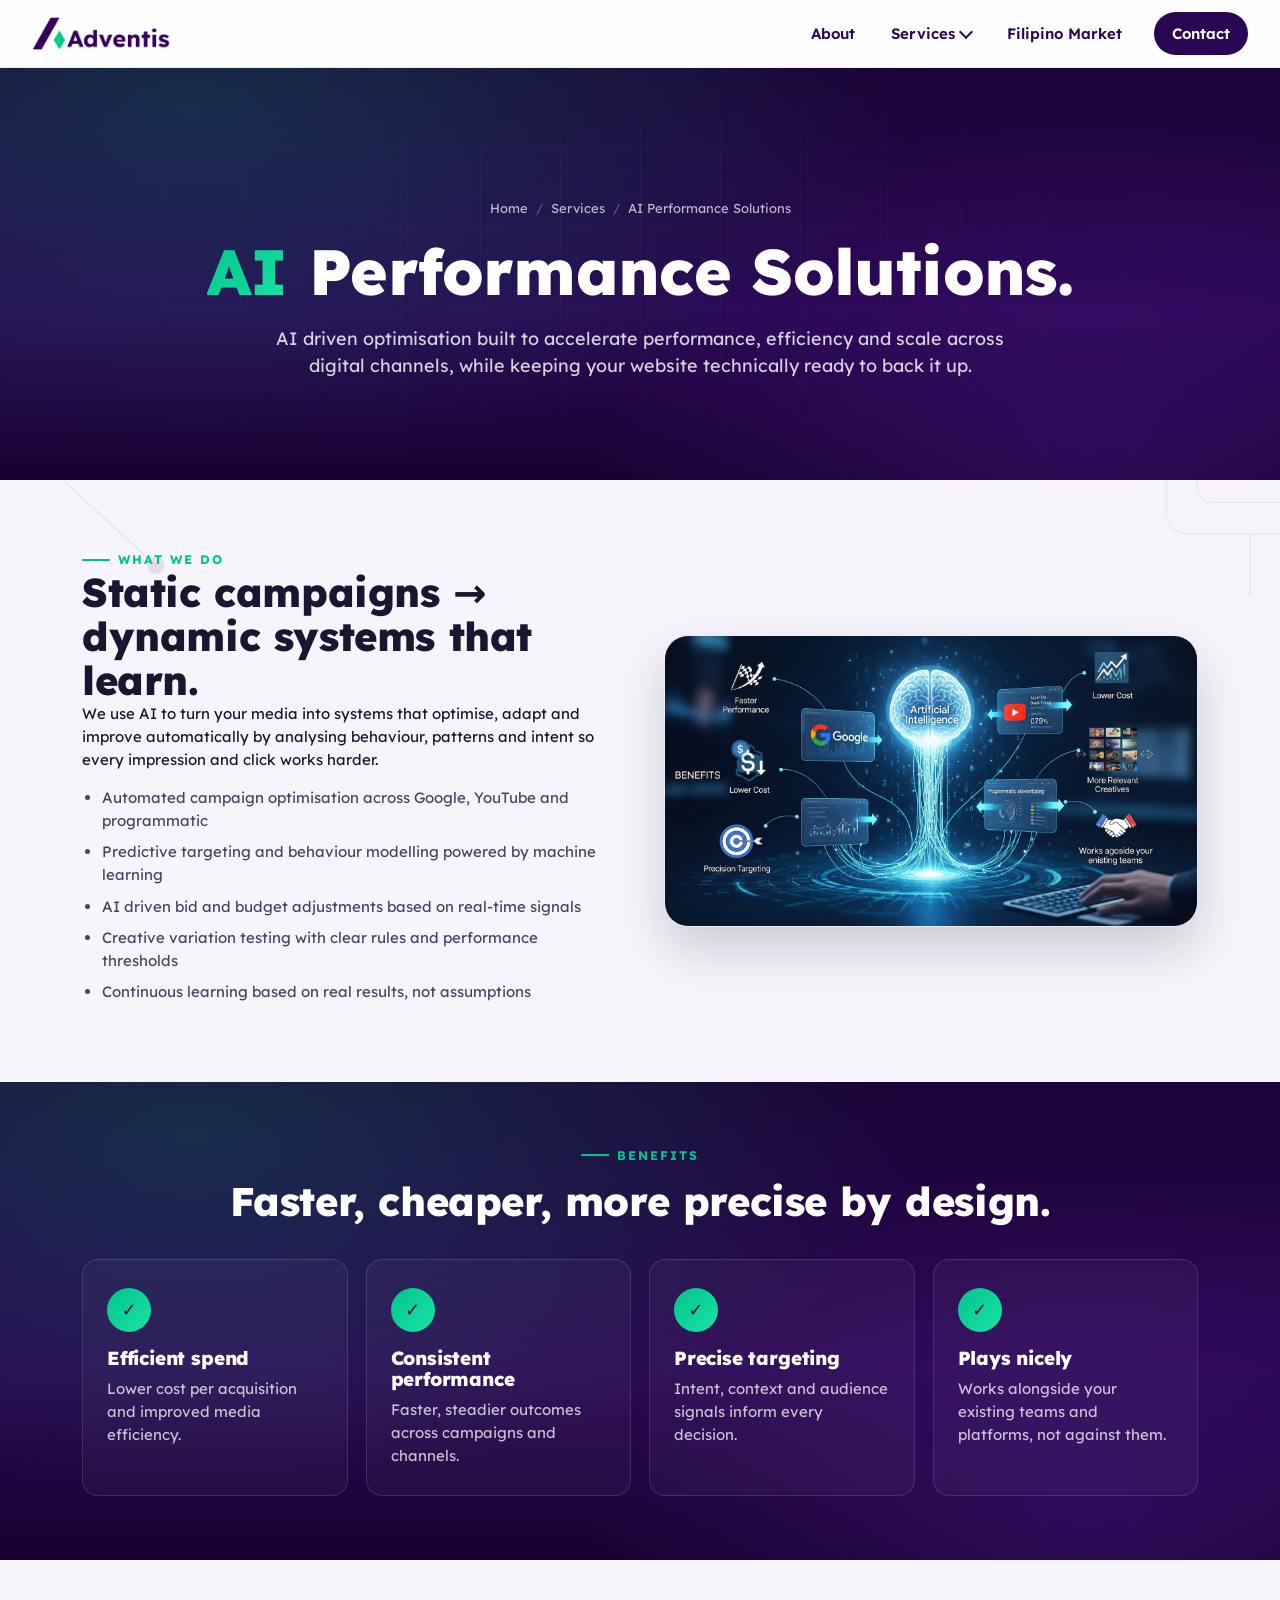
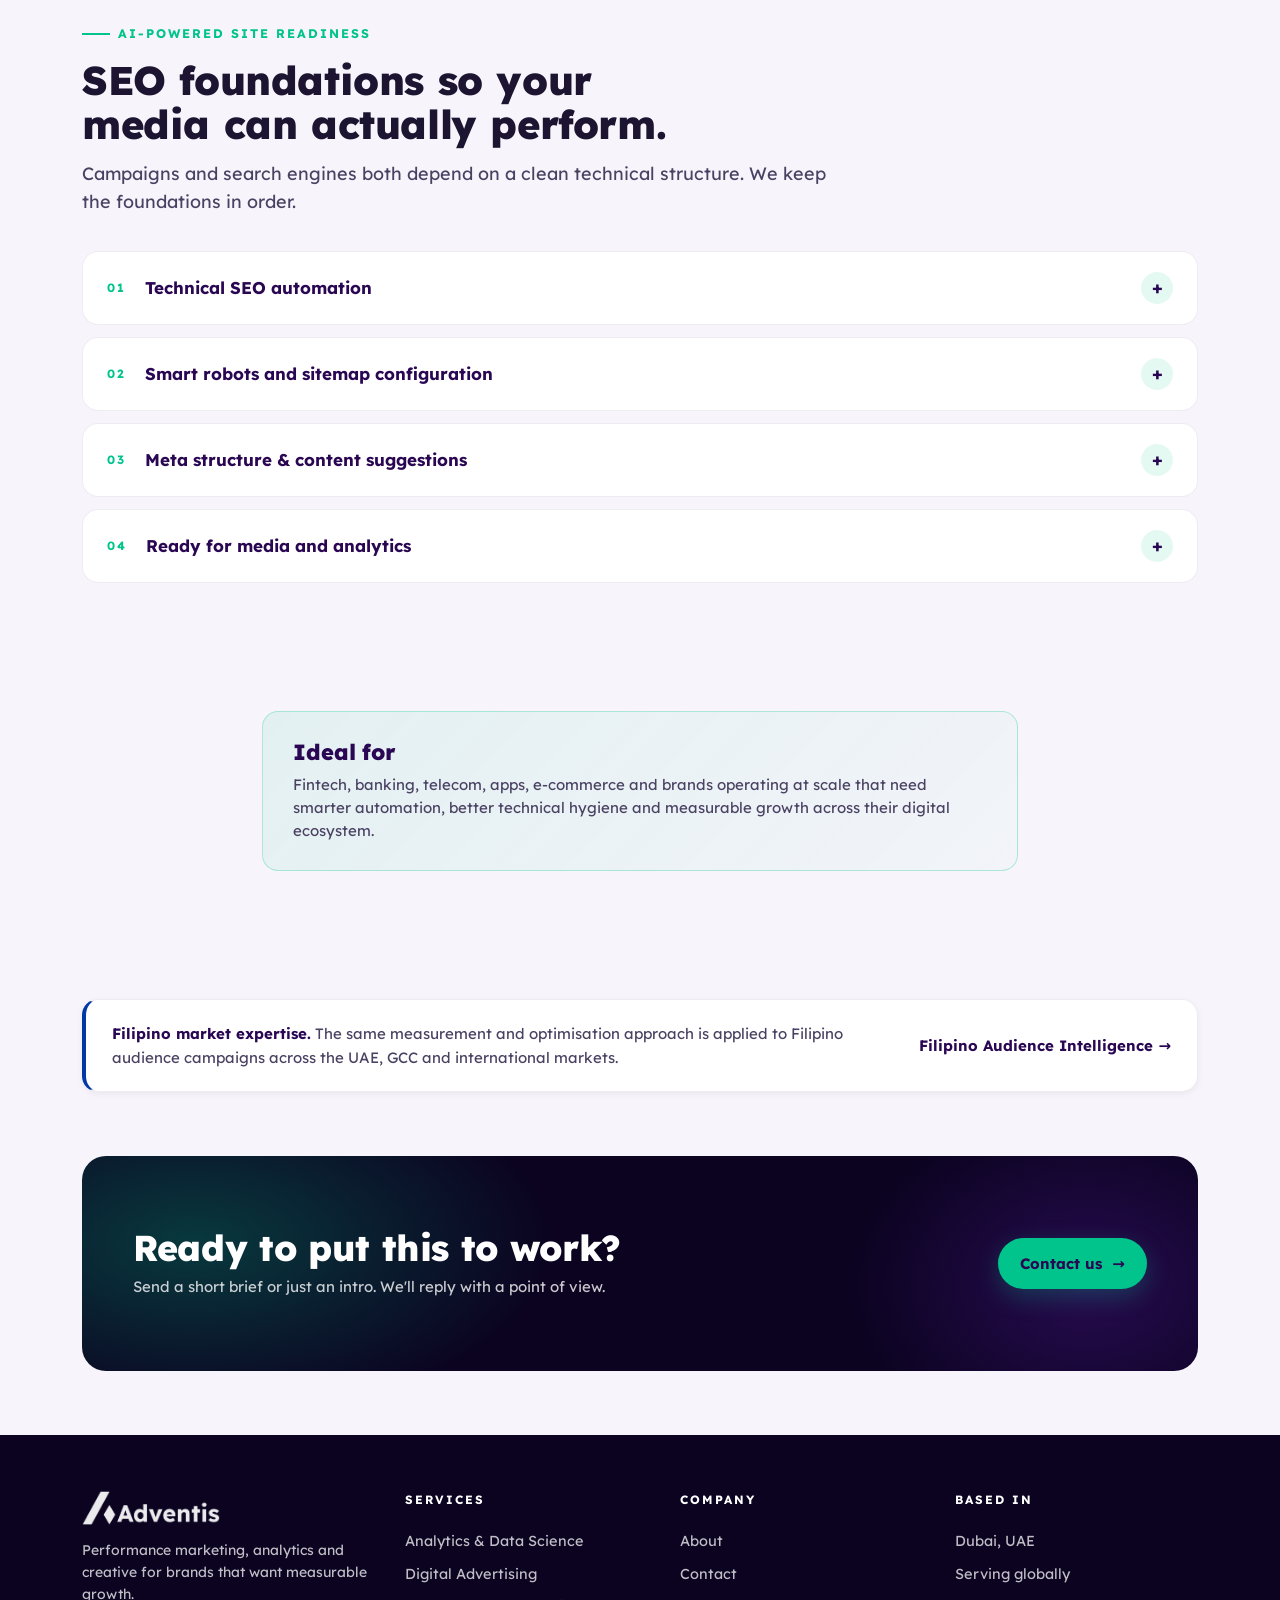
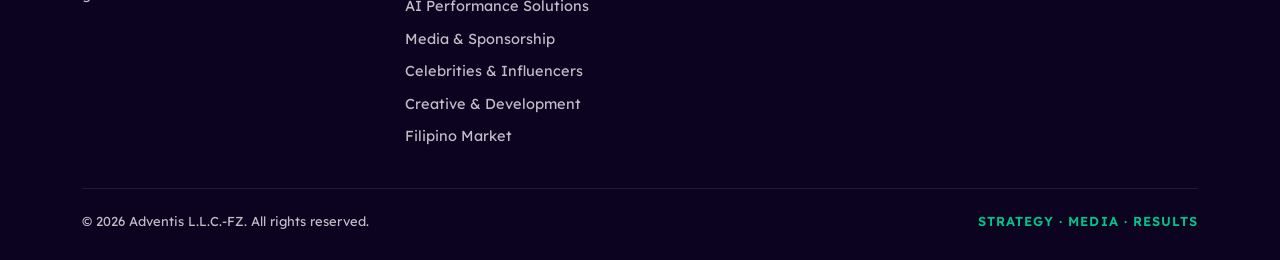
<file: ai.html>
<!DOCTYPE html>
<html lang="en">
<head>
  <meta charset="UTF-8" />
  <meta name="viewport" content="width=device-width, initial-scale=1" />
  <title>AI Performance Solutions — Adventis</title>
  <meta name="description" content="AI-driven optimisation for campaigns and AI-assisted SEO/site readiness that keeps your website technically ready to support performance media." />
  <link rel="canonical" href="https://adventishub.com/ai.html" />

  <meta property="og:type" content="website" />
  <meta property="og:title" content="AI Performance Solutions — Adventis" />
  <meta property="og:description" content="AI-driven optimisation for campaigns and AI-assisted SEO/site readiness that keeps your website technically ready to support performance media." />
  <meta property="og:image" content="https://adventishub.com/images/adventis-preview.png" />
  <meta property="og:url" content="https://adventishub.com/ai.html" />
  <meta name="twitter:card" content="summary_large_image" />
  <meta name="theme-color" content="#2A0753" />

  <link rel="icon" type="image/png" href="favicon.png" />
  <link rel="preconnect" href="https://fonts.googleapis.com" />
  <link rel="preconnect" href="https://fonts.gstatic.com" crossorigin />
  <link href="https://fonts.googleapis.com/css2?family=Lexend:wght@300;400;500;600;700;800&display=swap" rel="stylesheet" />
  <link rel="stylesheet" href="styles.css?v=20261124a" />

    <script type="application/ld+json">
  {
    "@context": "https://schema.org",
    "@type": "Service",
    "name": "AI Performance Solutions",
    "provider": {
      "@type": "Organization",
      "name": "Adventis",
      "url": "https://adventishub.com"
    },
    "areaServed": [
      {"@type": "Country", "name": "United Arab Emirates"},
      {"@type": "Place", "name": "Middle East"},
      {"@type": "Place", "name": "International"}
    ],
    "description": "AI-powered campaign optimisation, automation and technical SEO/site readiness."
  }
  </script>

  <script async src="https://www.googletagmanager.com/gtag/js?id=G-6XZWPZP2N5"></script>
  <script>
    window.dataLayer = window.dataLayer || [];
    function gtag(){dataLayer.push(arguments);}
    gtag('js', new Date());
    gtag('config', 'G-6XZWPZP2N5');
  </script>
</head>
<body class="svc-ai">
  <a class="skip" href="#main">Skip to content</a>

  <header class="site">
    <a href="index.html" class="logo" aria-label="Adventis — home">
      <img src="images/Website_Adventis_Logo.png" alt="Adventis" width="160" height="34" />
    </a>
    <nav aria-label="Main">
      <a href="about.html">About</a>
      <div class="dropdown">
        <button class="dropbtn" aria-haspopup="true" aria-expanded="false">Services</button>
        <div class="dropdown-content" role="menu">
          <a href="analytics.html"><span class="dot"></span> Analytics &amp; Data Science</a>
          <a href="digital.html"><span class="dot"></span> Digital Advertising</a>
          <a href="ai.html" aria-current="page"><span class="dot"></span> AI Performance Solutions</a>
          <a href="media.html"><span class="dot"></span> Media &amp; Sponsorship</a>
          <a href="celebrities.html"><span class="dot"></span> Celebrities &amp; Influencers</a>
          <a href="creative.html"><span class="dot"></span> Creative &amp; Development</a>
        </div>
      </div>
      <a href="filipinos.html">Filipino Market</a>
      <a href="contact.html" class="cta">Contact</a>
    </nav>
    <button id="burger" class="burger" aria-label="Open menu" aria-expanded="false" aria-controls="drawer"><span></span></button>
  </header>

  <aside id="drawer" class="drawer" aria-hidden="true">
    <a href="about.html">About Us</a>
    <details>
      <summary>Services</summary>
      <a href="analytics.html">Analytics &amp; Data Science</a>
      <a href="digital.html">Digital Advertising</a>
      <a href="ai.html">AI Performance Solutions</a>
      <a href="media.html">Media &amp; Sponsorship</a>
      <a href="celebrities.html">Celebrities &amp; Influencers</a>
      <a href="creative.html">Creative &amp; Development</a>
    </details>
    <a href="filipinos.html">Filipino Market</a>
    <a href="contact.html">Contact Us</a>
  </aside>

  <main id="main">
    <section class="hero-inner">
      <div class="container">
        <div class="breadcrumbs"><a href="index.html">Home</a> <span aria-hidden="true">/</span> <a href="index.html#services">Services</a> <span aria-hidden="true">/</span> <span>AI Performance Solutions</span></div>
        <h1><span class="grad">AI</span> Performance Solutions.</h1>
        <p>AI driven optimisation built to accelerate performance, efficiency and scale across digital channels, while keeping your website technically ready to back it up.</p>
      </div>
    </section>
    <section class="section tight">
      <div class="container">
        <div class="feature-row reveal">
          <div class="feature-body">
            <span class="eyebrow">What we do</span>
            <h2>Static campaigns → dynamic systems that learn.</h2>
            <p>We use AI to turn your media into systems that optimise, adapt and improve automatically by analysing behaviour, patterns and intent so every impression and click works harder.</p>
            <ul>
              <li>Automated campaign optimisation across Google, YouTube and programmatic</li>
              <li>Predictive targeting and behaviour modelling powered by machine learning</li>
              <li>AI driven bid and budget adjustments based on real-time signals</li>
              <li>Creative variation testing with clear rules and performance thresholds</li>
              <li>Continuous learning based on real results, not assumptions</li>
            </ul>
          </div>
          <div class="feature-media">
            <img src="images/ai.png" alt="AI performance solutions" loading="lazy" />
          </div>
        </div>
      </div>
    </section>

    <section class="section tight section-purple">
      <div class="container">
        <div class="section-head center reveal">
          <span class="eyebrow">Benefits</span>
          <h2>Faster, cheaper, more precise by design.</h2>
        </div>
        <div class="steps reveal" style="grid-template-columns:repeat(auto-fit,minmax(240px,1fr))">
          <div class="step"><div class="num-circle">✓</div><h4>Efficient spend</h4><p>Lower cost per acquisition and improved media efficiency.</p></div>
          <div class="step"><div class="num-circle">✓</div><h4>Consistent performance</h4><p>Faster, steadier outcomes across campaigns and channels.</p></div>
          <div class="step"><div class="num-circle">✓</div><h4>Precise targeting</h4><p>Intent, context and audience signals inform every decision.</p></div>
          <div class="step"><div class="num-circle">✓</div><h4>Plays nicely</h4><p>Works alongside your existing teams and platforms, not against them.</p></div>
        </div>
      </div>
    </section>

    <section class="section tight">
      <div class="container">
        <div class="section-head reveal">
          <span class="eyebrow">AI-powered site readiness</span>
          <h2>SEO foundations so your media can actually perform.</h2>
          <p class="lead">Campaigns and search engines both depend on a clean technical structure. We keep the foundations in order.</p>
        </div>

        <div class="accordion reveal">
          <div class="acc-item">
            <button class="acc-head" type="button">
              <span class="num">01</span><span class="title">Technical SEO automation</span><span class="symbol" aria-hidden="true">+</span>
            </button>
            <div class="acc-panel"><div class="acc-inner">
              <p>Fast technical checks for indexability issues, broken paths, duplicate-content risks and structural problems that hurt organic visibility or media quality scores.</p>
              <div class="pill-row"><span class="pill">Indexability checks</span><span class="pill">Crawl paths</span><span class="pill">Duplicate patterns</span></div>
            </div></div>
          </div>
          <div class="acc-item">
            <button class="acc-head" type="button">
              <span class="num">02</span><span class="title">Smart robots and sitemap configuration</span><span class="symbol" aria-hidden="true">+</span>
            </button>
            <div class="acc-panel"><div class="acc-inner">
              <p>Robots and sitemap structures that guide crawlers to your most important pages. Allow what drives revenue; keep out what adds noise.</p>
              <ul>
                <li>Robots.txt structure and recommendations</li>
                <li>XML sitemaps aligned with site architecture</li>
                <li>Support for performance campaigns, AdSense and media partners</li>
              </ul>
            </div></div>
          </div>
          <div class="acc-item">
            <button class="acc-head" type="button">
              <span class="num">03</span><span class="title">Meta structure &amp; content suggestions</span><span class="symbol" aria-hidden="true">+</span>
            </button>
            <div class="acc-panel"><div class="acc-inner">
              <p>AI-generated suggestions for titles and descriptions aligned with your brand voice and search intent, designed to be edited by humans, not blindly published. You stay in control.</p>
              <div class="pill-row"><span class="pill">Title ideas</span><span class="pill">Meta descriptions</span><span class="pill">Content structure hints</span></div>
            </div></div>
          </div>
          <div class="acc-item">
            <button class="acc-head" type="button">
              <span class="num">04</span><span class="title">Ready for media and analytics</span><span class="symbol" aria-hidden="true">+</span>
            </button>
            <div class="acc-panel"><div class="acc-inner">
              <p>We connect technical SEO and site readiness to your media and analytics stack. Clean structure, clear tracking and fast pages support better quality scores and more reliable measurement across Google Ads, YouTube, programmatic and analytics tools.</p>
            </div></div>
          </div>
        </div>
      </div>
    </section>

    <section class="section tight">
      <div class="container" style="max-width:820px">
        <div class="callout reveal">
          <h3>Ideal for</h3>
          <p>Fintech, banking, telecom, apps, e-commerce and brands operating at scale that need smarter automation, better technical hygiene and measurable growth across their digital ecosystem.</p>
        </div>
      </div>
    </section>
    <section class="section tight" aria-label="Related: Filipino market expertise" style="padding-bottom:0">
      <div class="container">
        <div class="fm-related">
          <p><strong>Filipino market expertise.</strong> The same measurement and optimisation approach is applied to Filipino audience campaigns across the UAE, GCC and international markets.</p>
          <a class="fm-link" href="filipinos.html#audience-intelligence">Filipino Audience Intelligence</a>
        </div>
      </div>
    </section>

    <section class="section tight">
      <div class="container">
        <div class="cta-band reveal">
          <div>
            <h2>Ready to put this to work?</h2>
            <p>Send a short brief or just an intro. We'll reply with a point of view.</p>
          </div>
          <a href="contact.html" class="btn">Contact us <span class="arrow">→</span></a>
        </div>
      </div>
    </section>

  </main>

  <footer class="site">
    <div class="container">
      <div class="row">
        <div class="brand">
          <img src="images/Website_Adventis_Logo.png" alt="Adventis" />
          <p>Performance marketing, analytics and creative for brands that want measurable growth.</p>
        </div>
        <div>
          <h5>Services</h5>
          <a href="analytics.html">Analytics &amp; Data Science</a>
          <a href="digital.html">Digital Advertising</a>
          <a href="ai.html">AI Performance Solutions</a>
          <a href="media.html">Media &amp; Sponsorship</a>
          <a href="celebrities.html">Celebrities &amp; Influencers</a>
          <a href="creative.html">Creative &amp; Development</a>
      <a href="filipinos.html">Filipino Market</a>
        </div>
        <div>
          <h5>Company</h5>
          <a href="about.html">About</a>
          <a href="contact.html">Contact</a>
        </div>
        <div>
          <h5>Based in</h5>
          <span style="display:block;padding:5px 0;font-size:14.5px">Dubai, UAE</span>
          <span style="display:block;padding:5px 0;font-size:14.5px">Serving globally</span>
        </div>
      </div>
      <div class="bottom">
        <span>© <span id="year">2026</span> Adventis L.L.C.-FZ. All rights reserved.</span>
        <span class="tag">STRATEGY · MEDIA · RESULTS</span>
      </div>
    </div>
  </footer>

  <script src="scripts.js?v=20261124a" defer></script>
</body>
</html>
</file>
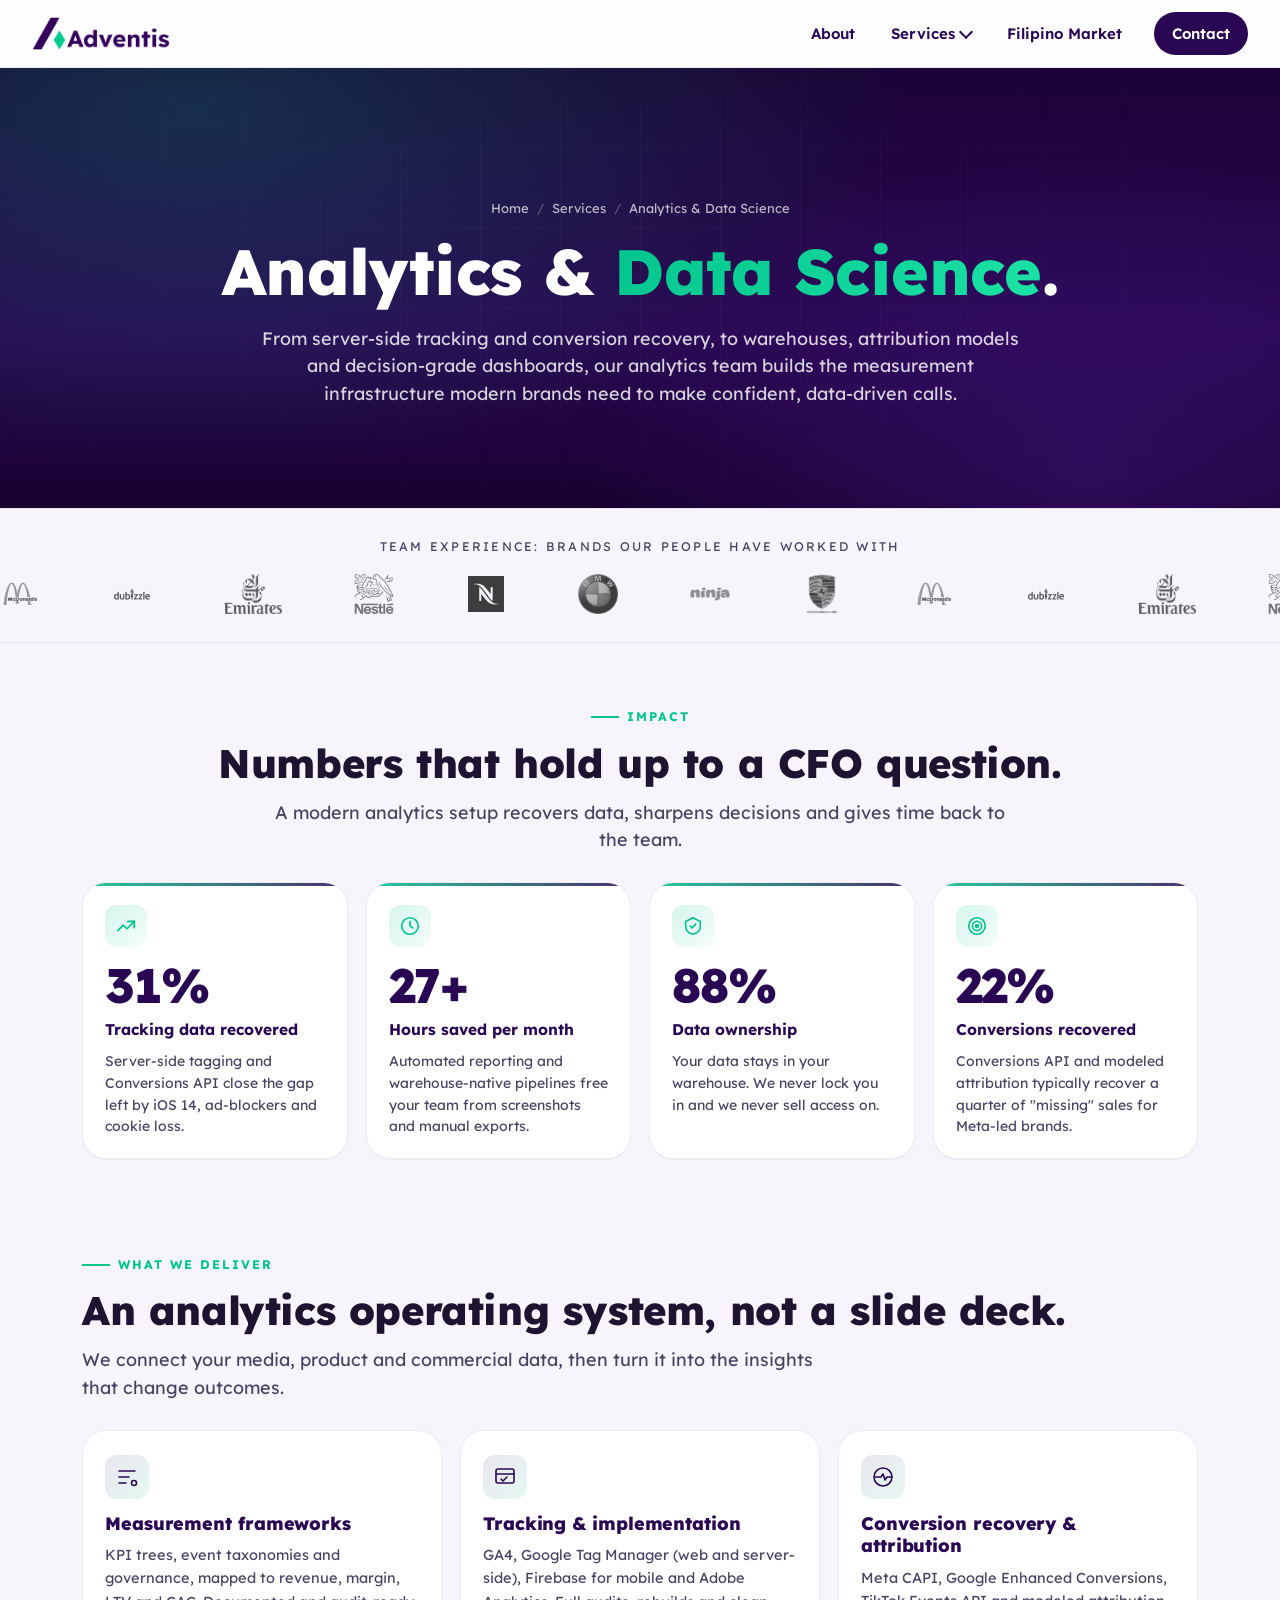
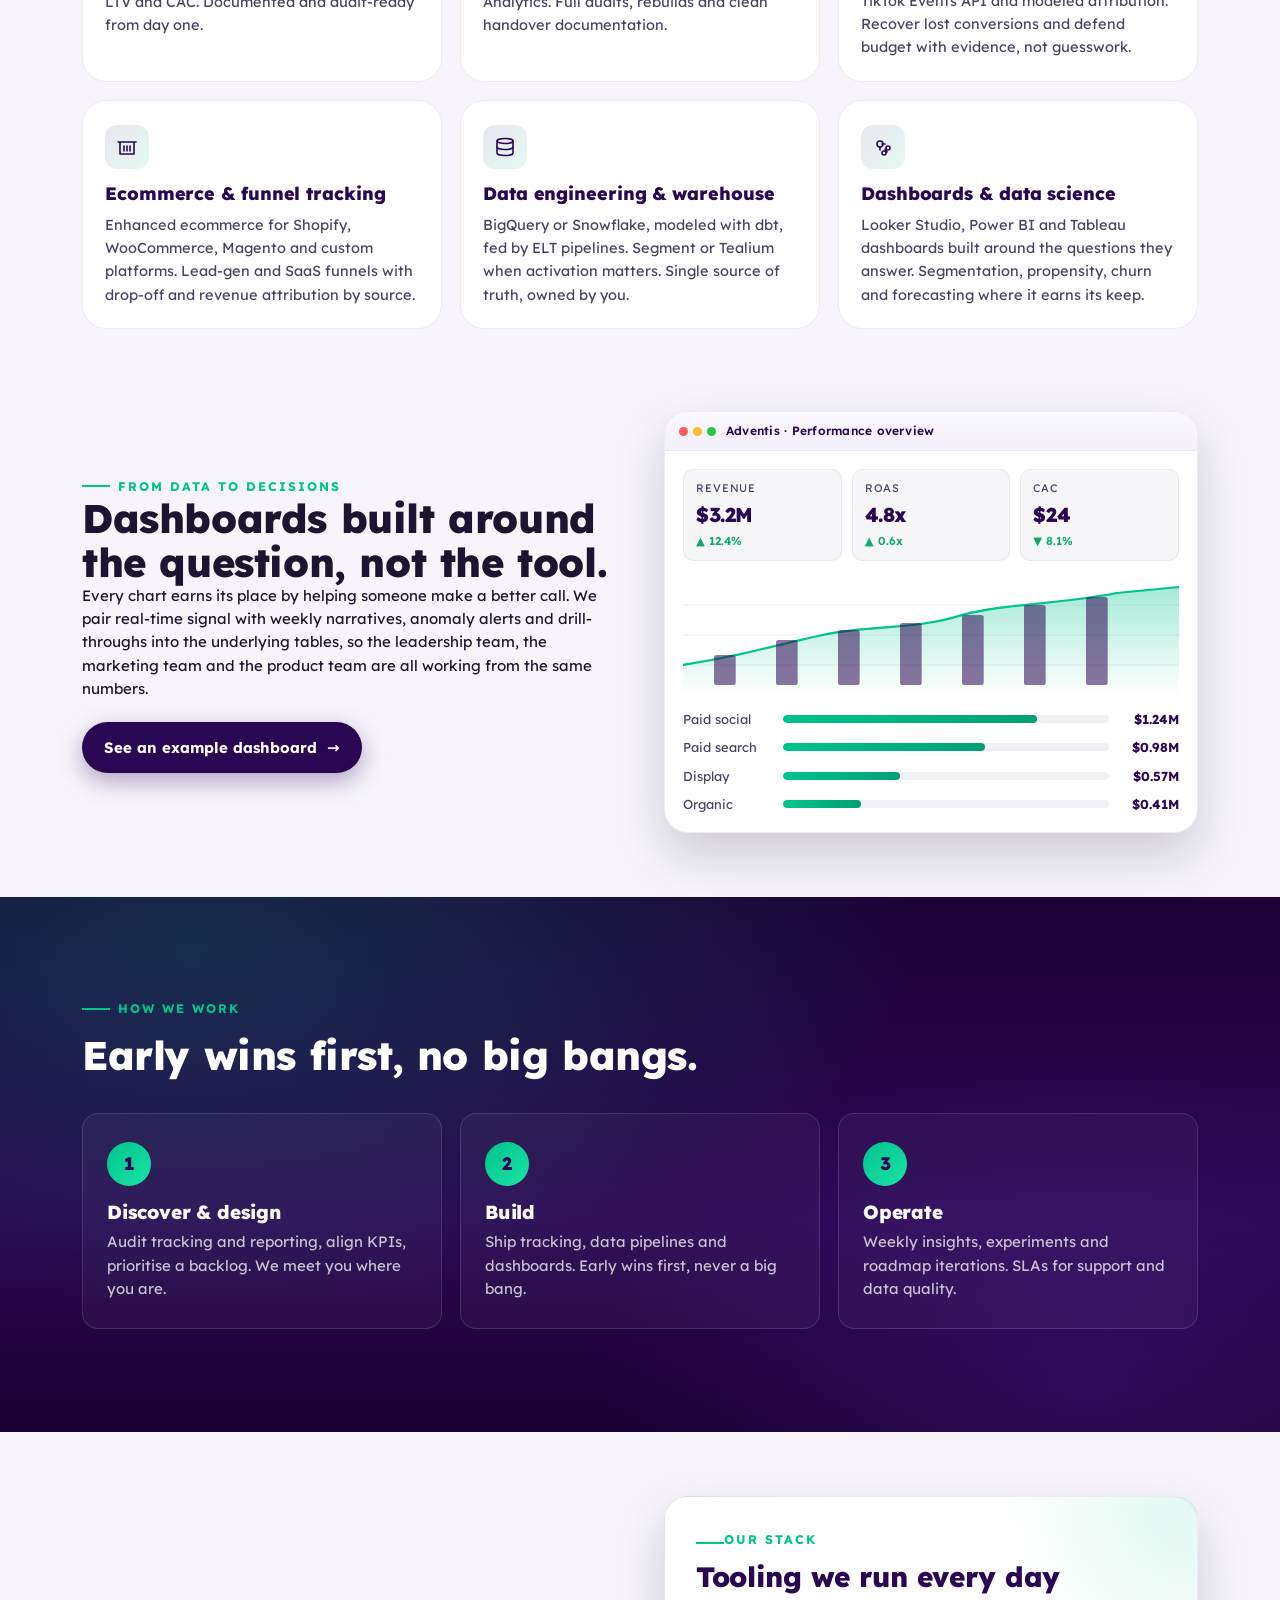
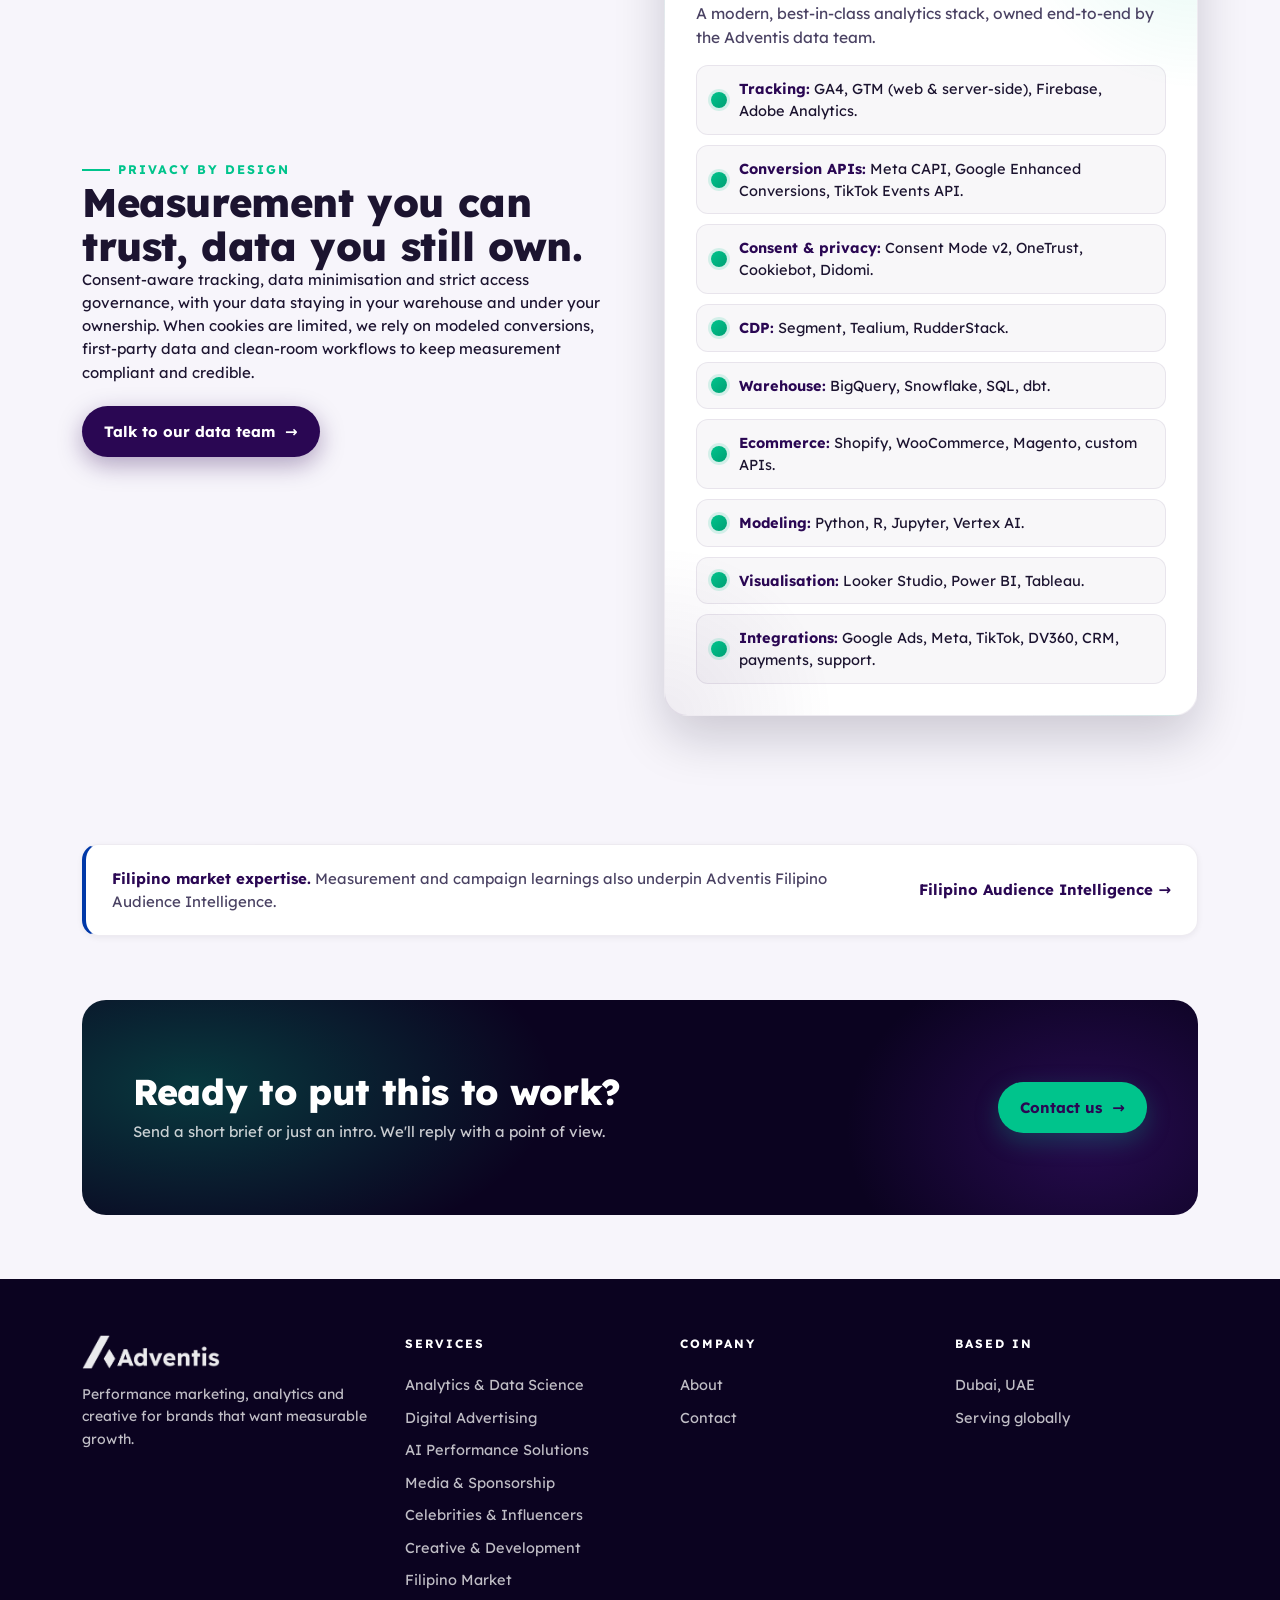
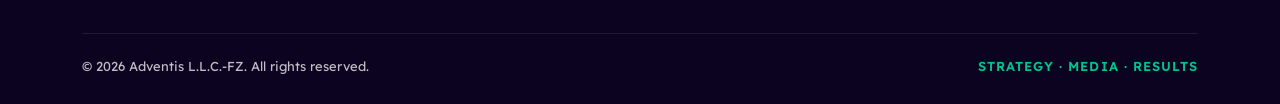
<file: analytics.html>
<!DOCTYPE html>
<html lang="en">
<head>
  <meta charset="UTF-8" />
  <meta name="viewport" content="width=device-width, initial-scale=1" />
  <title>Analytics & Data Science — Adventis</title>
  <meta name="description" content="We turn data into decisions. Adventis builds an analytics operating system covering measurement frameworks, server-side tracking, conversions API, attribution, dashboards, data engineering and data science, all tuned to improve performance and growth." />
  <link rel="canonical" href="https://adventishub.com/analytics.html" />

  <meta property="og:type" content="website" />
  <meta property="og:title" content="Analytics & Data Science — Adventis" />
  <meta property="og:description" content="We turn data into decisions. Adventis builds an analytics operating system covering measurement frameworks, dashboards, data engineering and data science, all tuned to improve CAC, LTV and growth." />
  <meta property="og:image" content="https://adventishub.com/images/adventis-preview.png" />
  <meta property="og:url" content="https://adventishub.com/analytics.html" />
  <meta name="twitter:card" content="summary_large_image" />
  <meta name="theme-color" content="#2A0753" />

  <link rel="icon" type="image/png" href="favicon.png" />
  <link rel="preconnect" href="https://fonts.googleapis.com" />
  <link rel="preconnect" href="https://fonts.gstatic.com" crossorigin />
  <link href="https://fonts.googleapis.com/css2?family=Lexend:wght@300;400;500;600;700;800&display=swap" rel="stylesheet" />
  <link rel="stylesheet" href="styles.css?v=20261124a" />

    <script type="application/ld+json">
  {
    "@context": "https://schema.org",
    "@type": "Service",
    "name": "Analytics & Data Science",
    "provider": {
      "@type": "Organization",
      "name": "Adventis",
      "url": "https://adventishub.com"
    },
    "areaServed": [
      {"@type": "Country", "name": "United Arab Emirates"},
      {"@type": "Place", "name": "Middle East"},
      {"@type": "Place", "name": "International"}
    ],
    "description": "Measurement frameworks, data engineering, dashboards and data science that connect media, product and commercial data."
  }
  </script>

  <script async src="https://www.googletagmanager.com/gtag/js?id=G-6XZWPZP2N5"></script>
  <script>
    window.dataLayer = window.dataLayer || [];
    function gtag(){dataLayer.push(arguments);}
    gtag('js', new Date());
    gtag('config', 'G-6XZWPZP2N5');
  </script>
</head>
<body class="svc-analytics">
  <a class="skip" href="#main">Skip to content</a>

  <header class="site">
    <a href="index.html" class="logo" aria-label="Adventis — home">
      <img src="images/Website_Adventis_Logo.png" alt="Adventis" width="160" height="34" />
    </a>
    <nav aria-label="Main">
      <a href="about.html">About</a>
      <div class="dropdown">
        <button class="dropbtn" aria-haspopup="true" aria-expanded="false">Services</button>
        <div class="dropdown-content" role="menu">
          <a href="analytics.html" aria-current="page"><span class="dot"></span> Analytics &amp; Data Science</a>
          <a href="digital.html"><span class="dot"></span> Digital Advertising</a>
          <a href="ai.html"><span class="dot"></span> AI Performance Solutions</a>
          <a href="media.html"><span class="dot"></span> Media &amp; Sponsorship</a>
          <a href="celebrities.html"><span class="dot"></span> Celebrities &amp; Influencers</a>
          <a href="creative.html"><span class="dot"></span> Creative &amp; Development</a>
        </div>
      </div>
      <a href="filipinos.html">Filipino Market</a>
      <a href="contact.html" class="cta">Contact</a>
    </nav>
    <button id="burger" class="burger" aria-label="Open menu" aria-expanded="false" aria-controls="drawer"><span></span></button>
  </header>

  <aside id="drawer" class="drawer" aria-hidden="true">
    <a href="about.html">About Us</a>
    <details>
      <summary>Services</summary>
      <a href="analytics.html">Analytics &amp; Data Science</a>
      <a href="digital.html">Digital Advertising</a>
      <a href="ai.html">AI Performance Solutions</a>
      <a href="media.html">Media &amp; Sponsorship</a>
      <a href="celebrities.html">Celebrities &amp; Influencers</a>
      <a href="creative.html">Creative &amp; Development</a>
    </details>
    <a href="filipinos.html">Filipino Market</a>
    <a href="contact.html">Contact Us</a>
  </aside>

  <main id="main">
    <section class="hero-inner">
      <div class="container">
        <div class="breadcrumbs"><a href="index.html">Home</a> <span aria-hidden="true">/</span> <a href="index.html#services">Services</a> <span aria-hidden="true">/</span> <span>Analytics &amp; Data Science</span></div>
        <h1>Analytics &amp; <span class="grad">Data Science</span>.</h1>
        <p>From server-side tracking and conversion recovery, to warehouses, attribution models and decision-grade dashboards, our analytics team builds the measurement infrastructure modern brands need to make confident, data-driven calls.</p>
      </div>
    </section>
    <section class="logo-strip" aria-label="Brands our team has worked with in analytics">
      <div class="container"><p class="label">Team experience: brands our people have worked with</p></div>
      <div class="logo-track">
        <img src="images/Analytics/mcdonalds.png" alt="McDonald's" />
        <img src="images/Analytics/dubizzle.png" alt="Dubizzle" />
        <img src="images/Analytics/emirates.png" alt="Emirates" />
        <img src="images/Analytics/nestle.png" alt="Nestlé" />
        <img src="images/Analytics/nespresso.png" alt="Nespresso" />
        <img src="images/Analytics/bmw.png" alt="BMW" />
        <img src="images/Analytics/ninja.png" alt="Ninja" />
        <img src="images/Analytics/porsche.png" alt="Porsche" />
        <img src="images/Analytics/mcdonalds.png" alt="" aria-hidden="true" />
        <img src="images/Analytics/dubizzle.png" alt="" aria-hidden="true" />
        <img src="images/Analytics/emirates.png" alt="" aria-hidden="true" />
        <img src="images/Analytics/nestle.png" alt="" aria-hidden="true" />
        <img src="images/Analytics/nespresso.png" alt="" aria-hidden="true" />
        <img src="images/Analytics/bmw.png" alt="" aria-hidden="true" />
        <img src="images/Analytics/ninja.png" alt="" aria-hidden="true" />
        <img src="images/Analytics/porsche.png" alt="" aria-hidden="true" />
      </div>
    </section>

    <section class="section tight">
      <div class="container">
        <div class="section-head center reveal" style="margin-bottom:28px">
          <span class="eyebrow">Impact</span>
          <h2 style="text-wrap:balance">Numbers that hold up to a CFO question.</h2>
          <p class="lead" style="text-wrap:pretty">A modern analytics setup recovers data, sharpens decisions and gives time back to the team.</p>
        </div>
        <div class="impact-grid reveal" data-kpis>
          <article class="impact-card">
            <span class="impact-icon" aria-hidden="true">
              <svg viewBox="0 0 24 24" fill="none" stroke="currentColor" stroke-width="1.8" stroke-linecap="round" stroke-linejoin="round"><path d="M3 17l6-6 4 4 8-8"/><path d="M14 7h7v7"/></svg>
            </span>
            <div class="impact-num"><span class="num" data-count="35" data-suffix="%">0%</span></div>
            <div class="impact-title">Tracking data recovered</div>
            <p class="impact-desc">Server-side tagging and Conversions API close the gap left by iOS 14, ad-blockers and cookie loss.</p>
          </article>
          <article class="impact-card">
            <span class="impact-icon" aria-hidden="true">
              <svg viewBox="0 0 24 24" fill="none" stroke="currentColor" stroke-width="1.8" stroke-linecap="round" stroke-linejoin="round"><circle cx="12" cy="12" r="9"/><path d="M12 7v5l3 2"/></svg>
            </span>
            <div class="impact-num"><span class="num" data-count="30" data-suffix="+">0+</span></div>
            <div class="impact-title">Hours saved per month</div>
            <p class="impact-desc">Automated reporting and warehouse-native pipelines free your team from screenshots and manual exports.</p>
          </article>
          <article class="impact-card">
            <span class="impact-icon" aria-hidden="true">
              <svg viewBox="0 0 24 24" fill="none" stroke="currentColor" stroke-width="1.8" stroke-linecap="round" stroke-linejoin="round"><path d="M12 3l8 4v5c0 5-3.5 8-8 9-4.5-1-8-4-8-9V7z"/><path d="M9 12l2 2 4-4"/></svg>
            </span>
            <div class="impact-num"><span class="num" data-count="100" data-suffix="%">0%</span></div>
            <div class="impact-title">Data ownership</div>
            <p class="impact-desc">Your data stays in your warehouse. We never lock you in and we never sell access on.</p>
          </article>
          <article class="impact-card">
            <span class="impact-icon" aria-hidden="true">
              <svg viewBox="0 0 24 24" fill="none" stroke="currentColor" stroke-width="1.8" stroke-linecap="round" stroke-linejoin="round"><circle cx="12" cy="12" r="9"/><circle cx="12" cy="12" r="5"/><circle cx="12" cy="12" r="1.5" fill="currentColor"/></svg>
            </span>
            <div class="impact-num"><span class="num" data-count="25" data-suffix="%">0%</span></div>
            <div class="impact-title">Conversions recovered</div>
            <p class="impact-desc">Conversions API and modeled attribution typically recover a quarter of "missing" sales for Meta-led brands.</p>
          </article>
        </div>
      </div>
    </section>

    <section class="section tight" style="padding-top:clamp(20px,2.5vw,36px)">
      <div class="container">
        <div class="section-head reveal" style="max-width:none;margin-bottom:28px">
          <span class="eyebrow">What we deliver</span>
          <h2 style="text-wrap:balance">An analytics operating system, not a slide deck.</h2>
          <p class="lead" style="text-wrap:pretty">We connect your media, product and commercial data, then turn it into the insights that change outcomes.</p>
        </div>

        <div class="cap-grid reveal">
          <article class="cap-card">
            <span class="cap-icon" aria-hidden="true">
              <svg viewBox="0 0 24 24" fill="none" stroke="currentColor" stroke-width="1.6" stroke-linecap="round" stroke-linejoin="round"><path d="M4 6h16M4 12h10M4 18h7"/><circle cx="19" cy="18" r="2.5"/></svg>
            </span>
            <h3>Measurement frameworks</h3>
            <p>KPI trees, event taxonomies and governance, mapped to revenue, margin, LTV and CAC. Documented and audit-ready from day one.</p>
          </article>
          <article class="cap-card">
            <span class="cap-icon" aria-hidden="true">
              <svg viewBox="0 0 24 24" fill="none" stroke="currentColor" stroke-width="1.6" stroke-linecap="round" stroke-linejoin="round"><rect x="3" y="4" width="18" height="14" rx="2"/><path d="M3 9h18"/><path d="M8 14l2 2 4-4"/></svg>
            </span>
            <h3>Tracking &amp; implementation</h3>
            <p>GA4, Google Tag Manager (web and server-side), Firebase for mobile and Adobe Analytics. Full audits, rebuilds and clean handover documentation.</p>
          </article>
          <article class="cap-card">
            <span class="cap-icon" aria-hidden="true">
              <svg viewBox="0 0 24 24" fill="none" stroke="currentColor" stroke-width="1.6" stroke-linecap="round" stroke-linejoin="round"><path d="M4 12h6l2-3 2 6 2-3h4"/><circle cx="12" cy="12" r="9"/></svg>
            </span>
            <h3>Conversion recovery &amp; attribution</h3>
            <p>Meta CAPI, Google Enhanced Conversions, TikTok Events API and modeled attribution. Recover lost conversions and defend budget with evidence, not guesswork.</p>
          </article>
          <article class="cap-card">
            <span class="cap-icon" aria-hidden="true">
              <svg viewBox="0 0 24 24" fill="none" stroke="currentColor" stroke-width="1.6" stroke-linecap="round" stroke-linejoin="round"><path d="M3 7h18M5 7v12h14V7"/><path d="M9 11v5M12 11v5M15 11v5"/></svg>
            </span>
            <h3>Ecommerce &amp; funnel tracking</h3>
            <p>Enhanced ecommerce for Shopify, WooCommerce, Magento and custom platforms. Lead-gen and SaaS funnels with drop-off and revenue attribution by source.</p>
          </article>
          <article class="cap-card">
            <span class="cap-icon" aria-hidden="true">
              <svg viewBox="0 0 24 24" fill="none" stroke="currentColor" stroke-width="1.6" stroke-linecap="round" stroke-linejoin="round"><ellipse cx="12" cy="6" rx="8" ry="2.5"/><path d="M4 6v6c0 1.4 3.6 2.5 8 2.5s8-1.1 8-2.5V6"/><path d="M4 12v6c0 1.4 3.6 2.5 8 2.5s8-1.1 8-2.5v-6"/></svg>
            </span>
            <h3>Data engineering &amp; warehouse</h3>
            <p>BigQuery or Snowflake, modeled with dbt, fed by ELT pipelines. Segment or Tealium when activation matters. Single source of truth, owned by you.</p>
          </article>
          <article class="cap-card">
            <span class="cap-icon" aria-hidden="true">
              <svg viewBox="0 0 24 24" fill="none" stroke="currentColor" stroke-width="1.6" stroke-linecap="round" stroke-linejoin="round"><circle cx="9" cy="9" r="3"/><circle cx="17" cy="13" r="2"/><circle cx="13" cy="18" r="2"/><path d="M9 12v3M11 9h3M14 14l2 3"/></svg>
            </span>
            <h3>Dashboards &amp; data science</h3>
            <p>Looker Studio, Power BI and Tableau dashboards built around the questions they answer. Segmentation, propensity, churn and forecasting where it earns its keep.</p>
          </article>
        </div>
      </div>
    </section>

    <section class="section tight" style="padding-top:clamp(8px,1.5vw,18px)">
      <div class="container">
        <div class="feature-row reveal">
          <div class="feature-body">
            <span class="eyebrow">From data to decisions</span>
            <h2 style="text-wrap:balance">Dashboards built around the question, not the tool.</h2>
            <p>Every chart earns its place by helping someone make a better call. We pair real-time signal with weekly narratives, anomaly alerts and drill-throughs into the underlying tables, so the leadership team, the marketing team and the product team are all working from the same numbers.</p>
            <p style="margin-top:22px"><a href="contact.html" class="btn dark">See an example dashboard <span class="arrow">→</span></a></p>
          </div>
          <div class="feature-media dashboard-mock" aria-hidden="true">
            <div class="dash-head">
              <span class="dash-dots"><i></i><i></i><i></i></span>
              <span class="dash-title">Adventis · Performance overview</span>
            </div>
            <div class="dash-body">
              <div class="dash-kpis">
                <div class="dash-kpi"><span class="dk-label">Revenue</span><span class="dk-num">$3.2M</span><span class="dk-trend up">▲ 12.4%</span></div>
                <div class="dash-kpi"><span class="dk-label">ROAS</span><span class="dk-num">4.8x</span><span class="dk-trend up">▲ 0.6x</span></div>
                <div class="dash-kpi"><span class="dk-label">CAC</span><span class="dk-num">$24</span><span class="dk-trend down">▼ 8.1%</span></div>
              </div>
              <svg class="dash-chart" viewBox="0 0 320 120" preserveAspectRatio="none">
                <defs>
                  <linearGradient id="dashFill" x1="0" y1="0" x2="0" y2="1">
                    <stop offset="0%" stop-color="#00C48C" stop-opacity=".35"/>
                    <stop offset="100%" stop-color="#00C48C" stop-opacity="0"/>
                  </linearGradient>
                </defs>
                <g stroke="rgba(42,7,83,0.08)" stroke-width="1">
                  <line x1="0" y1="30" x2="320" y2="30"/>
                  <line x1="0" y1="60" x2="320" y2="60"/>
                  <line x1="0" y1="90" x2="320" y2="90"/>
                </g>
                <path d="M0,90 C40,80 60,70 90,60 C120,50 150,55 180,40 C210,28 240,30 280,18 L320,12 L320,120 L0,120 Z" fill="url(#dashFill)"/>
                <path d="M0,90 C40,80 60,70 90,60 C120,50 150,55 180,40 C210,28 240,30 280,18 L320,12" fill="none" stroke="#00C48C" stroke-width="2.2" stroke-linecap="round"/>
                <g fill="#2A0753">
                  <rect x="20" y="80" width="14" height="30" rx="2" opacity=".55"/>
                  <rect x="60" y="65" width="14" height="45" rx="2" opacity=".55"/>
                  <rect x="100" y="55" width="14" height="55" rx="2" opacity=".55"/>
                  <rect x="140" y="48" width="14" height="62" rx="2" opacity=".55"/>
                  <rect x="180" y="40" width="14" height="70" rx="2" opacity=".55"/>
                  <rect x="220" y="30" width="14" height="80" rx="2" opacity=".55"/>
                  <rect x="260" y="22" width="14" height="88" rx="2" opacity=".55"/>
                </g>
              </svg>
              <div class="dash-rows">
                <div class="dash-row"><span>Paid social</span><span class="bar"><i style="width:78%"></i></span><span class="val">$1.24M</span></div>
                <div class="dash-row"><span>Paid search</span><span class="bar"><i style="width:62%"></i></span><span class="val">$0.98M</span></div>
                <div class="dash-row"><span>Display</span><span class="bar"><i style="width:36%"></i></span><span class="val">$0.57M</span></div>
                <div class="dash-row"><span>Organic</span><span class="bar"><i style="width:24%"></i></span><span class="val">$0.41M</span></div>
              </div>
            </div>
          </div>
        </div>
      </div>
    </section>

    <section class="section section-purple">
      <div class="container">
        <div class="section-head reveal">
          <span class="eyebrow">How we work</span>
          <h2>Early wins first, no big bangs.</h2>
        </div>
        <div class="steps reveal">
          <div class="step"><div class="num-circle">1</div><h4>Discover &amp; design</h4><p>Audit tracking and reporting, align KPIs, prioritise a backlog. We meet you where you are.</p></div>
          <div class="step"><div class="num-circle">2</div><h4>Build</h4><p>Ship tracking, data pipelines and dashboards. Early wins first, never a big bang.</p></div>
          <div class="step"><div class="num-circle">3</div><h4>Operate</h4><p>Weekly insights, experiments and roadmap iterations. SLAs for support and data quality.</p></div>
        </div>
      </div>
    </section>

    <section class="section tight">
      <div class="container">
        <div class="feature-row reveal">
          <div class="feature-body">
            <span class="eyebrow">Privacy by design</span>
            <h2>Measurement you can trust, data you still own.</h2>
            <p>Consent-aware tracking, data minimisation and strict access governance, with your data staying in your warehouse and under your ownership. When cookies are limited, we rely on modeled conversions, first-party data and clean-room workflows to keep measurement compliant and credible.</p>
            <p style="margin-top:22px"><a href="contact.html" class="btn dark">Talk to our data team <span class="arrow">→</span></a></p>
          </div>
          <div class="feature-media tooling-card">
            <span class="eyebrow" style="color:var(--c-green)">Our stack</span>
            <h3>Tooling we run every day</h3>
            <p class="tooling-lead">A modern, best-in-class analytics stack, owned end-to-end by the Adventis data team.</p>
            <ul class="tooling-list">
              <li><strong>Tracking:</strong> GA4, GTM (web &amp; server-side), Firebase, Adobe Analytics.</li>
              <li><strong>Conversion APIs:</strong> Meta CAPI, Google Enhanced Conversions, TikTok Events API.</li>
              <li><strong>Consent &amp; privacy:</strong> Consent Mode v2, OneTrust, Cookiebot, Didomi.</li>
              <li><strong>CDP:</strong> Segment, Tealium, RudderStack.</li>
              <li><strong>Warehouse:</strong> BigQuery, Snowflake, SQL, dbt.</li>
              <li><strong>Ecommerce:</strong> Shopify, WooCommerce, Magento, custom APIs.</li>
              <li><strong>Modeling:</strong> Python, R, Jupyter, Vertex AI.</li>
              <li><strong>Visualisation:</strong> Looker Studio, Power BI, Tableau.</li>
              <li><strong>Integrations:</strong> Google Ads, Meta, TikTok, DV360, CRM, payments, support.</li>
            </ul>
          </div>
        </div>
      </div>
    </section>
    <section class="section tight" aria-label="Related: Filipino market expertise" style="padding-bottom:0">
      <div class="container">
        <div class="fm-related">
          <p><strong>Filipino market expertise.</strong> Measurement and campaign learnings also underpin Adventis Filipino Audience Intelligence.</p>
          <a class="fm-link" href="filipinos.html#audience-intelligence">Filipino Audience Intelligence</a>
        </div>
      </div>
    </section>

    <section class="section tight">
      <div class="container">
        <div class="cta-band reveal">
          <div>
            <h2>Ready to put this to work?</h2>
            <p>Send a short brief or just an intro. We'll reply with a point of view.</p>
          </div>
          <a href="contact.html" class="btn">Contact us <span class="arrow">→</span></a>
        </div>
      </div>
    </section>

  </main>

  <footer class="site">
    <div class="container">
      <div class="row">
        <div class="brand">
          <img src="images/Website_Adventis_Logo.png" alt="Adventis" />
          <p>Performance marketing, analytics and creative for brands that want measurable growth.</p>
        </div>
        <div>
          <h5>Services</h5>
          <a href="analytics.html">Analytics &amp; Data Science</a>
          <a href="digital.html">Digital Advertising</a>
          <a href="ai.html">AI Performance Solutions</a>
          <a href="media.html">Media &amp; Sponsorship</a>
          <a href="celebrities.html">Celebrities &amp; Influencers</a>
          <a href="creative.html">Creative &amp; Development</a>
      <a href="filipinos.html">Filipino Market</a>
        </div>
        <div>
          <h5>Company</h5>
          <a href="about.html">About</a>
          <a href="contact.html">Contact</a>
        </div>
        <div>
          <h5>Based in</h5>
          <span style="display:block;padding:5px 0;font-size:14.5px">Dubai, UAE</span>
          <span style="display:block;padding:5px 0;font-size:14.5px">Serving globally</span>
        </div>
      </div>
      <div class="bottom">
        <span>© <span id="year">2026</span> Adventis L.L.C.-FZ. All rights reserved.</span>
        <span class="tag">STRATEGY · MEDIA · RESULTS</span>
      </div>
    </div>
  </footer>

  <script src="scripts.js?v=20261124a" defer></script>
</body>
</html>
</file>
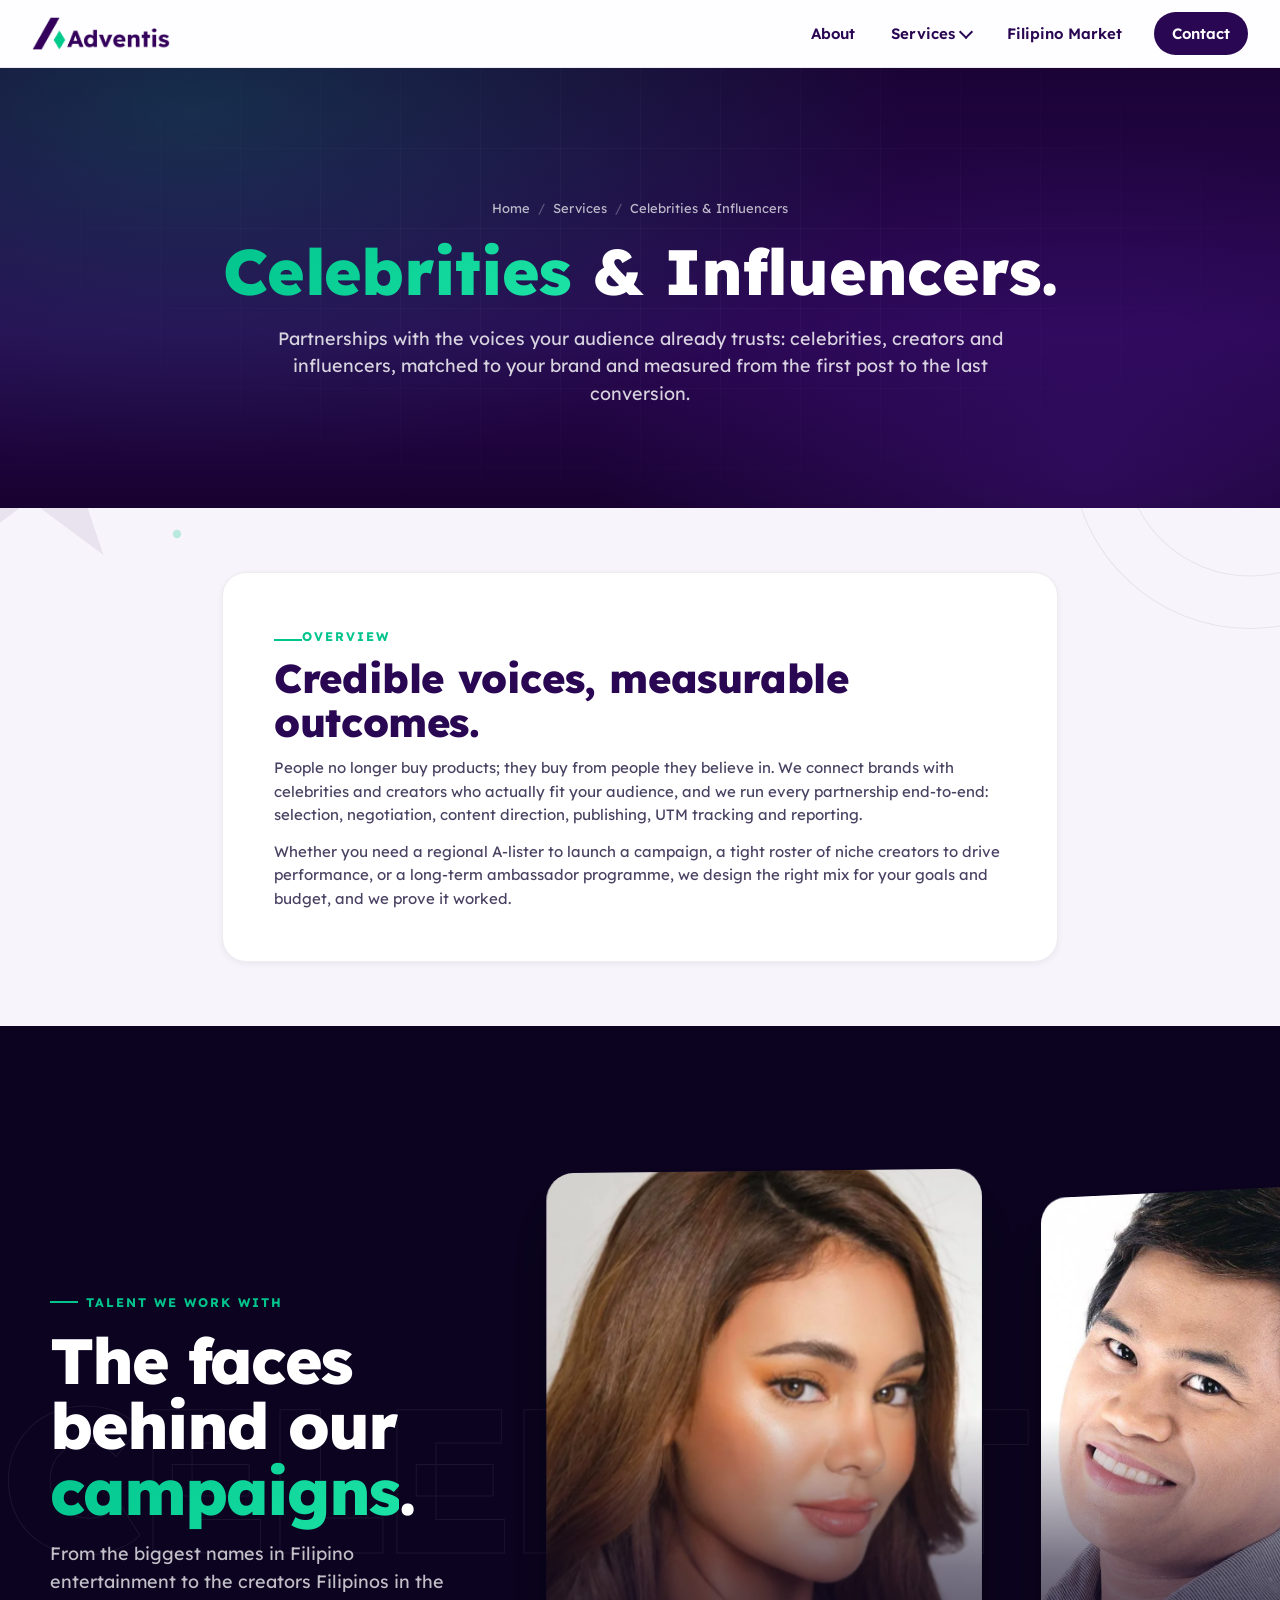
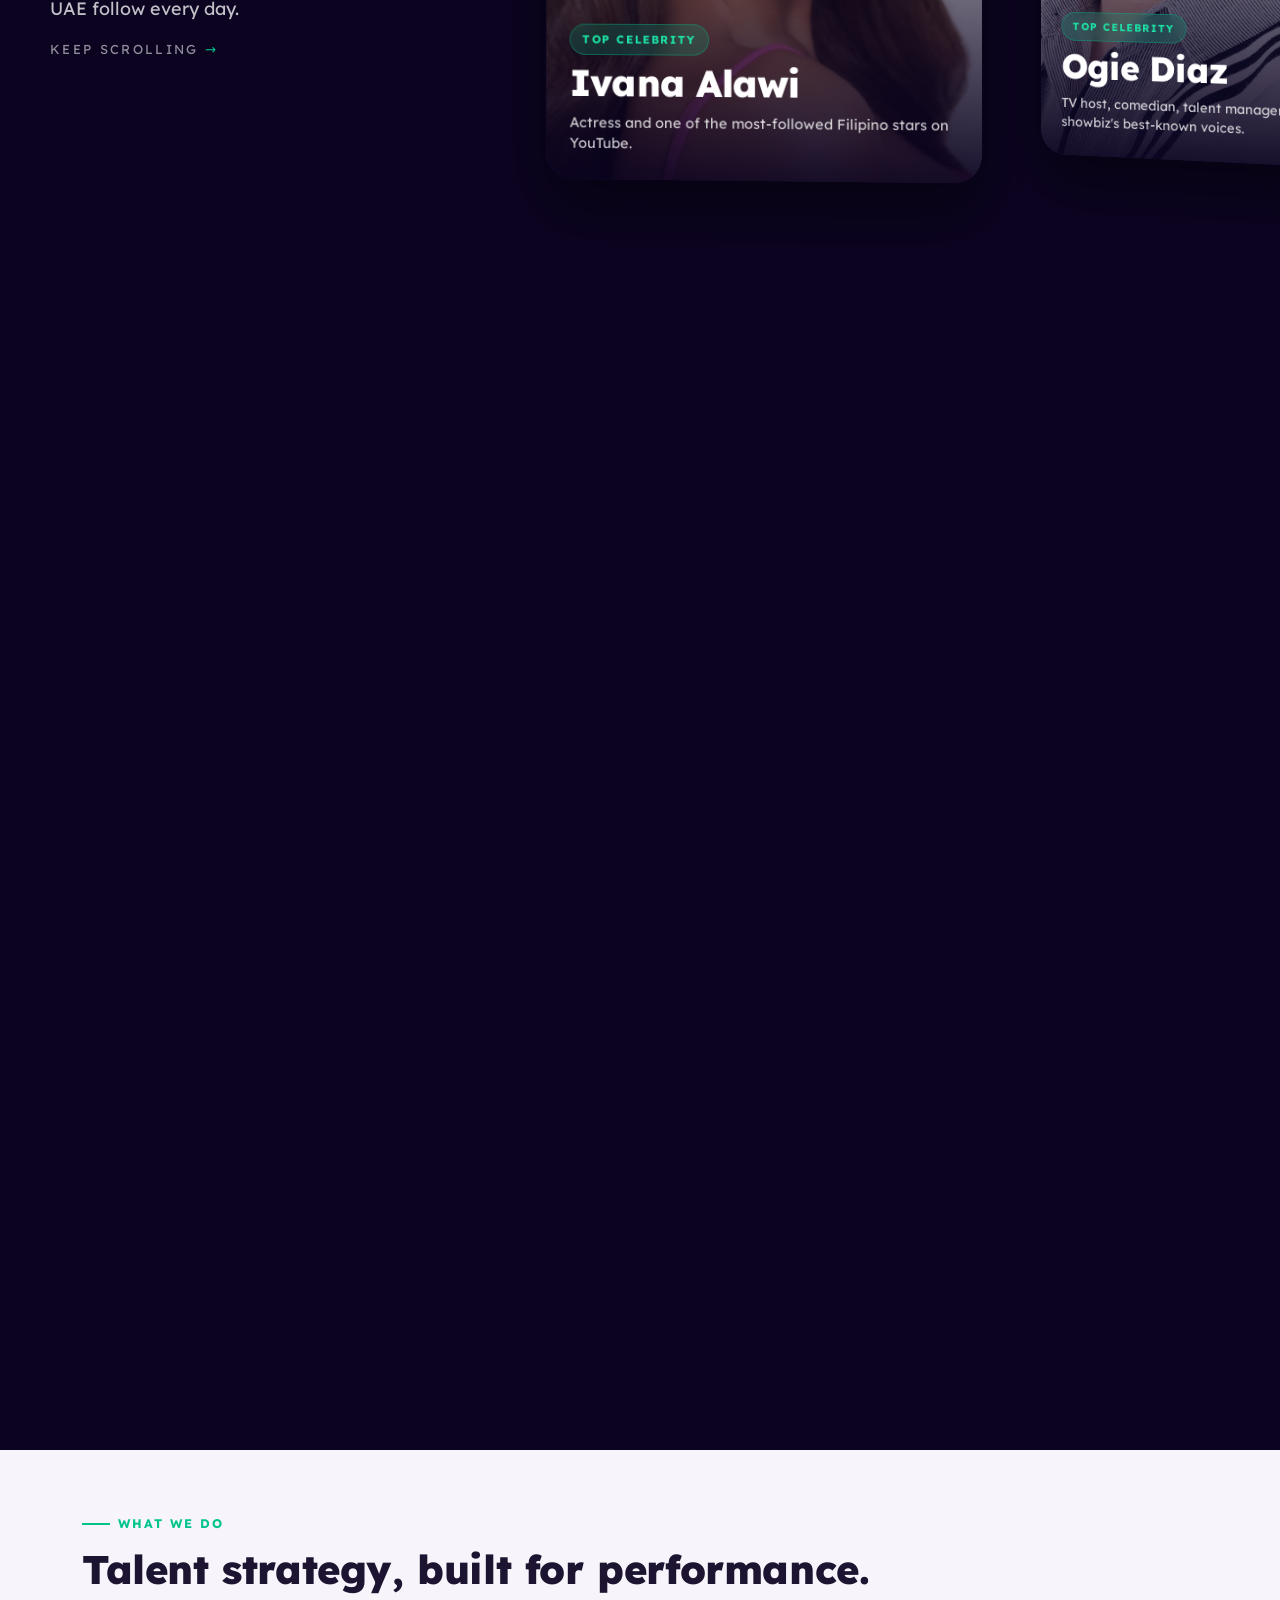
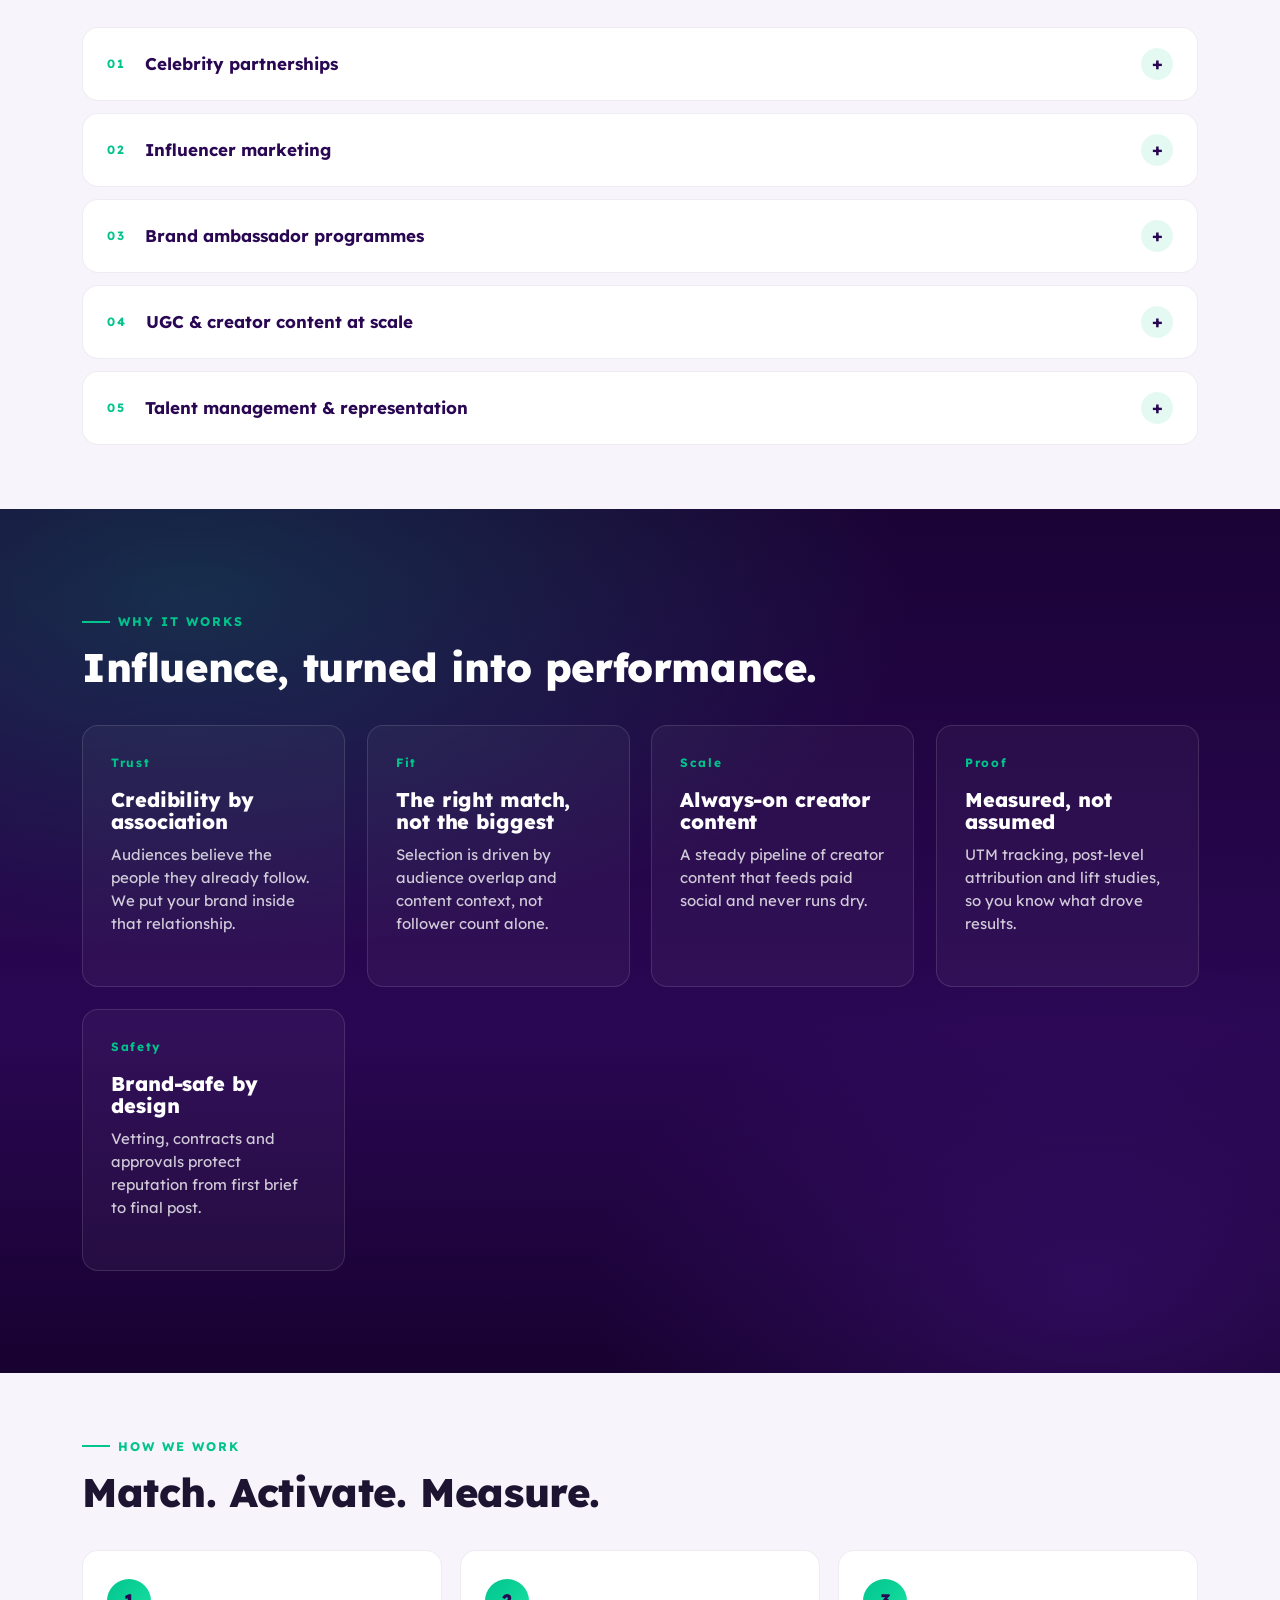
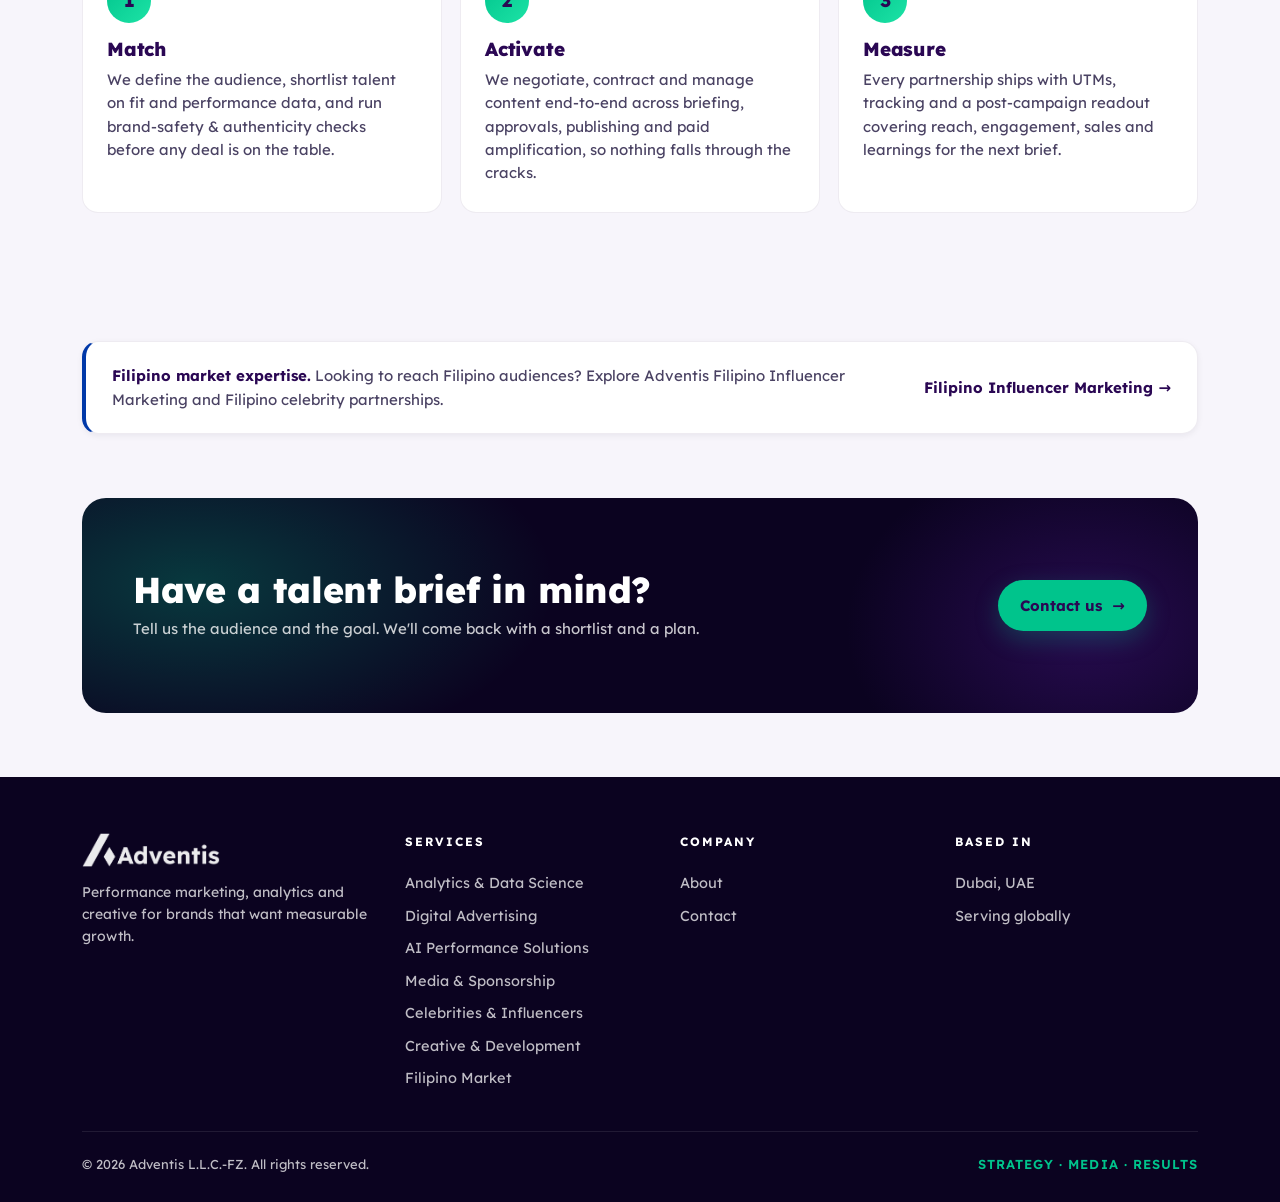
<file: celebrities.html>
<!DOCTYPE html>
<html lang="en">
<head>
  <meta charset="UTF-8" />
  <meta name="viewport" content="width=device-width, initial-scale=1" />
  <title>Celebrities &amp; Influencers — Adventis</title>
  <meta name="description" content="Adventis partners brands with celebrities, creators and influencers, covering strategy and talent selection through contracts, content direction and measurable performance reporting." />
  <link rel="canonical" href="https://adventishub.com/celebrities.html" />

  <meta property="og:type" content="website" />
  <meta property="og:title" content="Celebrities & Influencers — Adventis" />
  <meta property="og:description" content="Partnerships with celebrities, creators and influencers, planned and measured end-to-end." />
  <meta property="og:image" content="https://adventishub.com/images/adventis-preview.png" />
  <meta property="og:url" content="https://adventishub.com/celebrities.html" />
  <meta name="twitter:card" content="summary_large_image" />
  <meta name="theme-color" content="#2A0753" />

  <link rel="icon" type="image/png" href="favicon.png" />
  <link rel="preconnect" href="https://fonts.googleapis.com" />
  <link rel="preconnect" href="https://fonts.gstatic.com" crossorigin />
  <link href="https://fonts.googleapis.com/css2?family=Lexend:wght@300;400;500;600;700;800&display=swap" rel="stylesheet" />
  <link rel="stylesheet" href="styles.css?v=20261124a" />

  <script type="application/ld+json">
  {
    "@context": "https://schema.org",
    "@type": "Service",
    "name": "Celebrities & Influencers",
    "provider": {
      "@type": "Organization",
      "name": "Adventis",
      "url": "https://adventishub.com"
    },
    "areaServed": [
      {"@type": "Country", "name": "United Arab Emirates"},
      {"@type": "Place", "name": "Middle East"},
      {"@type": "Place", "name": "International"}
    ],
    "description": "Celebrity partnerships, influencer marketing and talent management with end-to-end planning, contracting, activation and performance reporting."
  }
  </script>

  <script async src="https://www.googletagmanager.com/gtag/js?id=G-6XZWPZP2N5"></script>
  <script>
    window.dataLayer = window.dataLayer || [];
    function gtag(){dataLayer.push(arguments);}
    gtag('js', new Date());
    gtag('config', 'G-6XZWPZP2N5');
  </script>
</head>
<body class="svc-celebrities">
  <a class="skip" href="#main">Skip to content</a>

  <header class="site">
    <a href="index.html" class="logo" aria-label="Adventis — home">
      <img src="images/Website_Adventis_Logo.png" alt="Adventis" width="160" height="34" />
    </a>
    <nav aria-label="Main">
      <a href="about.html">About</a>
      <div class="dropdown">
        <button class="dropbtn" aria-haspopup="true" aria-expanded="false">Services</button>
        <div class="dropdown-content" role="menu">
          <a href="analytics.html"><span class="dot"></span> Analytics &amp; Data Science</a>
          <a href="digital.html"><span class="dot"></span> Digital Advertising</a>
          <a href="ai.html"><span class="dot"></span> AI Performance Solutions</a>
          <a href="media.html"><span class="dot"></span> Media &amp; Sponsorship</a>
          <a href="celebrities.html" aria-current="page"><span class="dot"></span> Celebrities &amp; Influencers</a>
          <a href="creative.html"><span class="dot"></span> Creative &amp; Development</a>
        </div>
      </div>
      <a href="filipinos.html">Filipino Market</a>
      <a href="contact.html" class="cta">Contact</a>
    </nav>
    <button id="burger" class="burger" aria-label="Open menu" aria-expanded="false" aria-controls="drawer"><span></span></button>
  </header>

  <aside id="drawer" class="drawer" aria-hidden="true">
    <a href="about.html">About Us</a>
    <details>
      <summary>Services</summary>
      <a href="analytics.html">Analytics &amp; Data Science</a>
      <a href="digital.html">Digital Advertising</a>
      <a href="ai.html">AI Performance Solutions</a>
      <a href="media.html">Media &amp; Sponsorship</a>
      <a href="celebrities.html">Celebrities &amp; Influencers</a>
      <a href="creative.html">Creative &amp; Development</a>
    </details>
    <a href="filipinos.html">Filipino Market</a>
    <a href="contact.html">Contact Us</a>
  </aside>

  <main id="main">
    <section class="hero-inner">
      <div class="container">
        <div class="breadcrumbs"><a href="index.html">Home</a> <span aria-hidden="true">/</span> <a href="index.html#services">Services</a> <span aria-hidden="true">/</span> <span>Celebrities &amp; Influencers</span></div>
        <h1><span class="grad">Celebrities</span> &amp; Influencers.</h1>
        <p>Partnerships with the voices your audience already trusts: celebrities, creators and influencers, matched to your brand and measured from the first post to the last conversion.</p>
      </div>
    </section>

    <section class="section tight">
      <div class="container" style="max-width:900px">
        <div class="prose reveal">
          <span class="eyebrow" style="display:inline-block;margin-bottom:10px">Overview</span>
          <h2 style="margin-top:0">Credible voices, measurable outcomes.</h2>
          <p>People no longer buy products; they buy from people they believe in. We connect brands with celebrities and creators who actually fit your audience, and we run every partnership end-to-end: selection, negotiation, content direction, publishing, UTM tracking and reporting.</p>
          <p>Whether you need a regional A-lister to launch a campaign, a tight roster of niche creators to drive performance, or a long-term ambassador programme, we design the right mix for your goals and budget, and we prove it worked.</p>
        </div>
      </div>
    </section>

    <!-- Talent showcase -->
    <section class="talent" id="talent" aria-labelledby="talent-title">
      <div class="talent-pin">
        <div class="talent-sticky">
          <div class="talent-ghost" aria-hidden="true"><span>CELEBRITIES · INFLUENCERS · CREATORS · CELEBRITIES · INFLUENCERS · CREATORS ·</span></div>
          <div class="talent-track">
            <div class="talent-intro">
              <span class="eyebrow">Talent we work with</span>
              <h2 id="talent-title">The faces behind our <span class="grad">campaigns</span>.</h2>
              <p>From the biggest names in Filipino entertainment to the creators Filipinos in the UAE follow every day.</p>
              <span class="talent-hint" aria-hidden="true"><b class="h-scroll">Keep scrolling</b><b class="h-swipe">Swipe</b> <span>→</span></span>
            </div>
            <article class="t-card" style="--i:0">
              <figure class="t-photo"><img src="images/talent/ivana-alawi.webp" alt="Ivana Alawi" loading="lazy" style="object-position:center 18%" /></figure>
              <div class="t-meta">
                <span class="t-tag">Top Celebrity</span>
                <h3>Ivana Alawi</h3>
                <p>Actress and one of the most-followed Filipino stars on YouTube.</p>
                
              </div>
            </article>
            <article class="t-card" style="--i:1">
              <figure class="t-photo"><img src="images/talent/ogie-diaz-2.webp" alt="Ogie Diaz" loading="lazy" style="object-position:center 30%" /></figure>
              <div class="t-meta">
                <span class="t-tag">Top Celebrity</span>
                <h3>Ogie Diaz</h3>
                <p>TV host, comedian, talent manager and one of Filipino showbiz's best-known voices.</p>
                
              </div>
            </article>
            <article class="t-card" style="--i:2">
              <figure class="t-photo"><img src="images/talent/kuya-mico.webp" alt="Kuya Mico" loading="lazy" style="object-position:center 30%" /></figure>
              <div class="t-meta">
                <span class="t-tag">UAE Influencer</span>
                <h3>Kuya Mico</h3>
                <p>UAE-based Filipino creator, followed by Filipinos across the Emirates.</p>

              </div>
            </article>
            <a class="t-cta" href="contact.html">
              <span class="t-cta-k">Your campaign</span>
              <span class="t-cta-h">Find the right voice for your brand.</span>
              <span class="btn">Talk to us <span class="arrow">→</span></span>
            </a>
          </div>
        </div>
      </div>
    </section>

    <section class="section tight">
      <div class="container">
        <div class="section-head reveal">
          <span class="eyebrow">What we do</span>
          <h2>Talent strategy, built for performance.</h2>
        </div>

        <div class="accordion reveal">
          <div class="acc-item">
            <button class="acc-head" type="button">
              <span class="num">01</span><span class="title">Celebrity partnerships</span><span class="symbol" aria-hidden="true">+</span>
            </button>
            <div class="acc-panel"><div class="acc-inner">
              <p>Regional and international celebrities such as actors, musicians, athletes and public figures, integrated into your brand story through campaigns, appearances, endorsements and content series.</p>
              <img src="images/Media/influencers.png" alt="Celebrity partnerships" loading="lazy" />
              <ul>
                <li>Talent identification &amp; suitability checks (audience fit, brand safety, reputation)</li>
                <li>Negotiation, contracts, exclusivity and usage rights</li>
                <li>Creative direction, shoots and content approvals</li>
                <li>Appearance &amp; event management</li>
                <li>PR amplification alongside paid media</li>
              </ul>
            </div></div>
          </div>

          <div class="acc-item">
            <button class="acc-head" type="button">
              <span class="num">02</span><span class="title">Influencer marketing</span><span class="symbol" aria-hidden="true">+</span>
            </button>
            <div class="acc-panel"><div class="acc-inner">
              <p>Creator-led campaigns across YouTube, TikTok, Instagram and X, built around real engagement rather than vanity metrics. We shortlist on audience quality, not follower counts.</p>
              <img src="images/Media/influencers.png" alt="Influencer marketing" loading="lazy" />
              <ul>
                <li>Verified creators across YouTube, TikTok, Instagram and X</li>
                <li>End-to-end outreach, contracts, content direction and approvals</li>
                <li>Audience quality checks and brand safety validation</li>
                <li>Integrated reporting with UTM tracking and performance metrics</li>
                <li>Whitelisted ads and spark codes to scale what works</li>
              </ul>
            </div></div>
          </div>

          <div class="acc-item">
            <button class="acc-head" type="button">
              <span class="num">03</span><span class="title">Brand ambassador programmes</span><span class="symbol" aria-hidden="true">+</span>
            </button>
            <div class="acc-panel"><div class="acc-inner">
              <p>Long-term relationships that build consistent presence. Ambassadors become part of your brand story, not just a one-off post, with clear deliverables, KPIs and renewal paths.</p>
              <ul>
                <li>Multi-quarter contracts with staged deliverables</li>
                <li>Content calendars tied to product and seasonal beats</li>
                <li>Always-on measurement and optimisation</li>
                <li>Renewal, expansion and exit criteria defined upfront</li>
              </ul>
            </div></div>
          </div>

          <div class="acc-item">
            <button class="acc-head" type="button">
              <span class="num">04</span><span class="title">UGC &amp; creator content at scale</span><span class="symbol" aria-hidden="true">+</span>
            </button>
            <div class="acc-panel"><div class="acc-inner">
              <p>Authentic, platform-native content produced by a roster of smaller creators, ideal as paid social ad fuel. High volume, fast turnaround, full usage rights.</p>
              <ul>
                <li>Briefs, scripts and shot-lists tailored per platform</li>
                <li>Roster of micro-creators across key verticals</li>
                <li>Broad usage rights for paid media reuse</li>
                <li>A/B testing framework to find winning hooks fast</li>
              </ul>
            </div></div>
          </div>

          <div class="acc-item">
            <button class="acc-head" type="button">
              <span class="num">05</span><span class="title">Talent management &amp; representation</span><span class="symbol" aria-hidden="true">+</span>
            </button>
            <div class="acc-panel"><div class="acc-inner">
              <p>For brands that want to build their own talent bench, or for creators looking for structured representation. We handle discovery, deals, content pipeline and commercial growth.</p>
              <ul>
                <li>Talent scouting and onboarding</li>
                <li>Brand deal sourcing and negotiation</li>
                <li>Content production support and post-campaign analytics</li>
                <li>Career planning, PR and crisis management</li>
              </ul>
            </div></div>
          </div>
        </div>
      </div>
    </section>

    <section class="section section-purple">
      <div class="container">
        <div class="section-head reveal">
          <span class="eyebrow">Why it works</span>
          <h2>Influence, turned into performance.</h2>
        </div>
        <div class="services reveal" style="grid-template-columns:repeat(auto-fit,minmax(240px,1fr))">
          <div class="service-card" style="background:rgba(255,255,255,0.04);border-color:rgba(255,255,255,0.12);color:#fff">
            <span class="num">Trust</span><h3 style="color:#fff">Credibility by association</h3><p style="color:rgba(255,255,255,.78)">Audiences believe the people they already follow. We put your brand inside that relationship.</p>
          </div>
          <div class="service-card" style="background:rgba(255,255,255,0.04);border-color:rgba(255,255,255,0.12);color:#fff">
            <span class="num">Fit</span><h3 style="color:#fff">The right match, not the biggest</h3><p style="color:rgba(255,255,255,.78)">Selection is driven by audience overlap and content context, not follower count alone.</p>
          </div>
          <div class="service-card" style="background:rgba(255,255,255,0.04);border-color:rgba(255,255,255,0.12);color:#fff">
            <span class="num">Scale</span><h3 style="color:#fff">Always-on creator content</h3><p style="color:rgba(255,255,255,.78)">A steady pipeline of creator content that feeds paid social and never runs dry.</p>
          </div>
          <div class="service-card" style="background:rgba(255,255,255,0.04);border-color:rgba(255,255,255,0.12);color:#fff">
            <span class="num">Proof</span><h3 style="color:#fff">Measured, not assumed</h3><p style="color:rgba(255,255,255,.78)">UTM tracking, post-level attribution and lift studies, so you know what drove results.</p>
          </div>
          <div class="service-card" style="background:rgba(255,255,255,0.04);border-color:rgba(255,255,255,0.12);color:#fff">
            <span class="num">Safety</span><h3 style="color:#fff">Brand-safe by design</h3><p style="color:rgba(255,255,255,.78)">Vetting, contracts and approvals protect reputation from first brief to final post.</p>
          </div>
        </div>
      </div>
    </section>

    <section class="section tight">
      <div class="container">
        <div class="section-head reveal">
          <span class="eyebrow">How we work</span>
          <h2>Match. Activate. Measure.</h2>
        </div>
        <div class="steps reveal">
          <div class="step"><div class="num-circle">1</div><h4>Match</h4><p>We define the audience, shortlist talent on fit and performance data, and run brand-safety &amp; authenticity checks before any deal is on the table.</p></div>
          <div class="step"><div class="num-circle">2</div><h4>Activate</h4><p>We negotiate, contract and manage content end-to-end across briefing, approvals, publishing and paid amplification, so nothing falls through the cracks.</p></div>
          <div class="step"><div class="num-circle">3</div><h4>Measure</h4><p>Every partnership ships with UTMs, tracking and a post-campaign readout covering reach, engagement, sales and learnings for the next brief.</p></div>
        </div>
      </div>
    </section>

    <section class="section tight" aria-label="Related: Filipino market expertise" style="padding-bottom:0">
      <div class="container">
        <div class="fm-related">
          <p><strong>Filipino market expertise.</strong> Looking to reach Filipino audiences? Explore Adventis Filipino Influencer Marketing and Filipino celebrity partnerships.</p>
          <a class="fm-link" href="filipinos.html#influencers">Filipino Influencer Marketing</a>
        </div>
      </div>
    </section>

    <section class="section tight">
      <div class="container">
        <div class="cta-band reveal">
          <div>
            <h2>Have a talent brief in mind?</h2>
            <p>Tell us the audience and the goal. We'll come back with a shortlist and a plan.</p>
          </div>
          <a href="contact.html" class="btn">Contact us <span class="arrow">→</span></a>
        </div>
      </div>
    </section>

  </main>

  <footer class="site">
    <div class="container">
      <div class="row">
        <div class="brand">
          <img src="images/Website_Adventis_Logo.png" alt="Adventis" />
          <p>Performance marketing, analytics and creative for brands that want measurable growth.</p>
        </div>
        <div>
          <h5>Services</h5>
          <a href="analytics.html">Analytics &amp; Data Science</a>
          <a href="digital.html">Digital Advertising</a>
          <a href="ai.html">AI Performance Solutions</a>
          <a href="media.html">Media &amp; Sponsorship</a>
          <a href="celebrities.html">Celebrities &amp; Influencers</a>
          <a href="creative.html">Creative &amp; Development</a>
      <a href="filipinos.html">Filipino Market</a>
        </div>
        <div>
          <h5>Company</h5>
          <a href="about.html">About</a>
          <a href="contact.html">Contact</a>
        </div>
        <div>
          <h5>Based in</h5>
          <span style="display:block;padding:5px 0;font-size:14.5px">Dubai, UAE</span>
          <span style="display:block;padding:5px 0;font-size:14.5px">Serving globally</span>
        </div>
      </div>
      <div class="bottom">
        <span>© <span id="year">2026</span> Adventis L.L.C.-FZ. All rights reserved.</span>
        <span class="tag">STRATEGY · MEDIA · RESULTS</span>
      </div>
    </div>
  </footer>

  <script src="scripts.js?v=20261124a" defer></script>
</body>
</html>
</file>
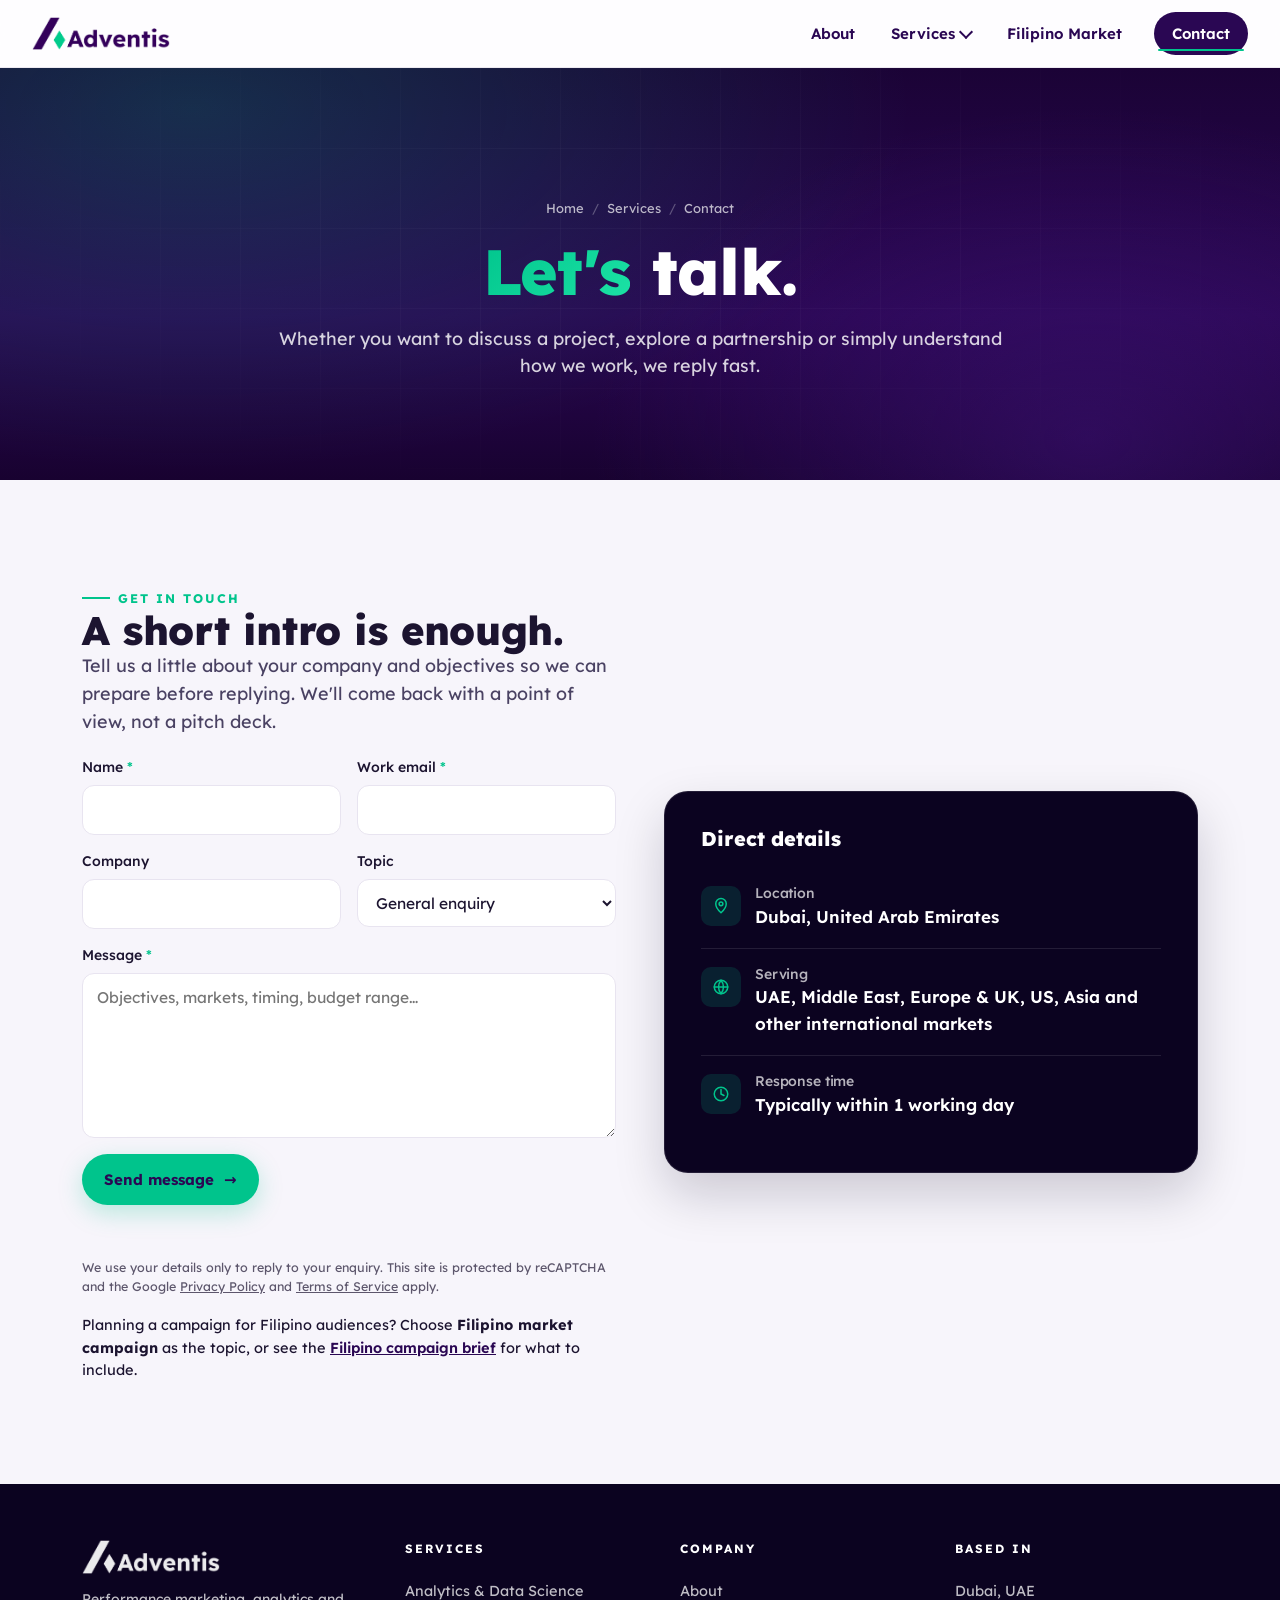
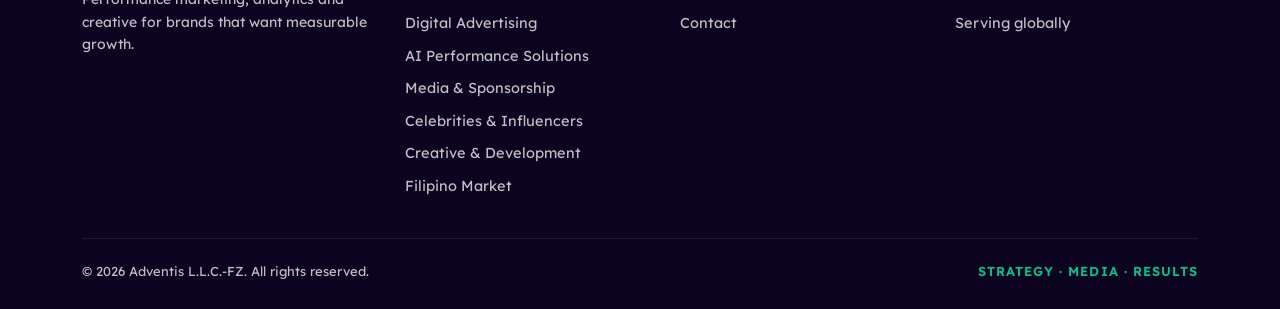
<file: contact.html>
<!DOCTYPE html>
<html lang="en">
<head>
  <meta charset="UTF-8" />
  <meta name="viewport" content="width=device-width, initial-scale=1" />
  <title>Contact — Adventis</title>
  <meta name="description" content="Contact Adventis to discuss digital advertising, analytics, media, creative and AI performance solutions. Dubai, serving globally." />
  <link rel="canonical" href="https://adventishub.com/contact.html" />

  <meta property="og:type" content="website" />
  <meta property="og:title" content="Contact — Adventis" />
  <meta property="og:description" content="Contact Adventis to discuss digital advertising, analytics, media, creative and AI performance solutions. Dubai, serving globally." />
  <meta property="og:image" content="https://adventishub.com/images/adventis-preview.png" />
  <meta property="og:url" content="https://adventishub.com/contact.html" />
  <meta name="twitter:card" content="summary_large_image" />
  <meta name="theme-color" content="#2A0753" />

  <link rel="icon" type="image/png" href="favicon.png" />
  <link rel="preconnect" href="https://fonts.googleapis.com" />
  <link rel="preconnect" href="https://fonts.gstatic.com" crossorigin />
  <link href="https://fonts.googleapis.com/css2?family=Lexend:wght@300;400;500;600;700;800&display=swap" rel="stylesheet" />
  <link rel="stylesheet" href="styles.css?v=20261124a" />

    <script type="application/ld+json">
  {
    "@context": "https://schema.org",
    "@type": "ContactPage",
    "url": "https://adventishub.com/contact.html",
    "name": "Contact — Adventis",
    "mainEntity": {
      "@type": "Organization",
      "name": "Adventis",
      "url": "https://adventishub.com/contact.html",
      "address": {
        "@type": "PostalAddress",
        "addressLocality": "Dubai",
        "addressCountry": "AE"
      }
    }
  }
  </script>

  <script async src="https://www.googletagmanager.com/gtag/js?id=G-6XZWPZP2N5"></script>
  <script>
    window.dataLayer = window.dataLayer || [];
    function gtag(){dataLayer.push(arguments);}
    gtag('js', new Date());
    gtag('config', 'G-6XZWPZP2N5');
  </script>
</head>
<body>
  <a class="skip" href="#main">Skip to content</a>

  <header class="site">
    <a href="index.html" class="logo" aria-label="Adventis — home">
      <img src="images/Website_Adventis_Logo.png" alt="Adventis" width="160" height="34" />
    </a>
    <nav aria-label="Main">
      <a href="about.html">About</a>
      <div class="dropdown">
        <button class="dropbtn" aria-haspopup="true" aria-expanded="false">Services</button>
        <div class="dropdown-content" role="menu">
          <a href="analytics.html"><span class="dot"></span> Analytics &amp; Data Science</a>
          <a href="digital.html"><span class="dot"></span> Digital Advertising</a>
          <a href="ai.html"><span class="dot"></span> AI Performance Solutions</a>
          <a href="media.html"><span class="dot"></span> Media &amp; Sponsorship</a>
          <a href="celebrities.html"><span class="dot"></span> Celebrities &amp; Influencers</a>
          <a href="creative.html"><span class="dot"></span> Creative &amp; Development</a>
        </div>
      </div>
      <a href="filipinos.html">Filipino Market</a>
      <a href="contact.html" aria-current="page" class="cta">Contact</a>
    </nav>
    <button id="burger" class="burger" aria-label="Open menu" aria-expanded="false" aria-controls="drawer"><span></span></button>
  </header>

  <aside id="drawer" class="drawer" aria-hidden="true">
    <a href="about.html">About Us</a>
    <details>
      <summary>Services</summary>
      <a href="analytics.html">Analytics &amp; Data Science</a>
      <a href="digital.html">Digital Advertising</a>
      <a href="ai.html">AI Performance Solutions</a>
      <a href="media.html">Media &amp; Sponsorship</a>
      <a href="celebrities.html">Celebrities &amp; Influencers</a>
      <a href="creative.html">Creative &amp; Development</a>
    </details>
    <a href="filipinos.html">Filipino Market</a>
    <a href="contact.html" aria-current="page">Contact Us</a>
  </aside>

  <main id="main">
    <section class="hero-inner">
      <div class="container">
        <div class="breadcrumbs"><a href="index.html">Home</a> <span aria-hidden="true">/</span> <a href="index.html#services">Services</a> <span aria-hidden="true">/</span> <span>Contact</span></div>
        <h1><span class="grad">Let's</span> talk.</h1>
        <p>Whether you want to discuss a project, explore a partnership or simply understand how we work, we reply fast.</p>
      </div>
    </section>
    <section class="section">
      <div class="container">
        <div class="feature-row reveal">
          <div class="feature-body">
            <span class="eyebrow">Get in touch</span>
            <h2>A short intro is enough.</h2>
            <p class="lead">Tell us a little about your company and objectives so we can prepare before replying. We'll come back with a point of view, not a pitch deck.</p>

            <form id="contact-form" class="contact-form" novalidate>
              <div class="cf-grid">
                <div class="cf-field">
                  <label for="cf-name">Name <span aria-hidden="true">*</span></label>
                  <input id="cf-name" name="name" type="text" autocomplete="name" maxlength="100" required />
                </div>
                <div class="cf-field">
                  <label for="cf-email">Work email <span aria-hidden="true">*</span></label>
                  <input id="cf-email" name="email" type="email" autocomplete="email" maxlength="254" required />
                </div>
                <div class="cf-field">
                  <label for="cf-company">Company</label>
                  <input id="cf-company" name="company" type="text" autocomplete="organization" maxlength="120" />
                </div>
                <div class="cf-field">
                  <label for="cf-topic">Topic</label>
                  <select id="cf-topic" name="topic">
                    <option>General enquiry</option>
                    <option>Digital advertising</option>
                    <option>Analytics &amp; data science</option>
                    <option>AI performance solutions</option>
                    <option>Media &amp; sponsorship</option>
                    <option>Celebrities &amp; influencers</option>
                    <option>Creative &amp; development</option>
                    <option value="Filipino market campaign">Filipino market campaign</option>
                    <option>Partnership</option>
                    <option>Other</option>
                  </select>
                </div>
              </div>
              <div class="cf-field">
                <label for="cf-message">Message <span aria-hidden="true">*</span></label>
                <textarea id="cf-message" name="message" rows="6" maxlength="4000" required placeholder="Objectives, markets, timing, budget range…"></textarea>
              </div>
              <!-- Honeypot: hidden from people, tempting to bots -->
              <div class="cf-hp" aria-hidden="true">
                <label for="cf-website">Website</label>
                <input id="cf-website" name="website" type="text" tabindex="-1" autocomplete="off" />
              </div>
              <button type="submit" class="btn cf-submit">Send message <span class="arrow">→</span></button>
              <p class="cf-status" role="status" aria-live="polite"></p>
              <p class="cf-legal">We use your details only to reply to your enquiry. This site is protected by reCAPTCHA and the Google <a href="https://policies.google.com/privacy" rel="noopener" target="_blank">Privacy Policy</a> and <a href="https://policies.google.com/terms" rel="noopener" target="_blank">Terms of Service</a> apply.</p>
            </form>

            <p style="margin-top:18px;font-size:14.5px">Planning a campaign for Filipino audiences? Choose <strong>Filipino market campaign</strong> as the topic, or see the <a href="filipinos.html#plan-a-campaign" style="color:var(--c-purple);font-weight:600">Filipino campaign brief</a> for what to include.</p>
          </div>

          <div class="feature-media" style="background:var(--c-ink);color:#fff;border-color:rgba(255,255,255,0.1);padding:36px">
            <h3 style="color:#fff;margin-bottom:18px;font-size:20px">Direct details</h3>
            <div class="contact-info">
              <div class="item">
                <span class="ic"><svg viewBox="0 0 24 24"><path d="M12 21s-7-6.2-7-12a7 7 0 0114 0c0 5.8-7 12-7 12z"/><circle cx="12" cy="9" r="2.5"/></svg></span>
                <div>
                  <h4>Location</h4>
                  <p>Dubai, United Arab Emirates</p>
                </div>
              </div>
              <div class="item">
                <span class="ic"><svg viewBox="0 0 24 24"><circle cx="12" cy="12" r="9"/><path d="M3 12h18M12 3a14 14 0 010 18M12 3a14 14 0 000 18"/></svg></span>
                <div>
                  <h4>Serving</h4>
                  <p>UAE, Middle East, Europe &amp; UK, US, Asia and other international markets</p>
                </div>
              </div>
              <div class="item">
                <span class="ic"><svg viewBox="0 0 24 24"><path d="M12 6v6l4 2"/><circle cx="12" cy="12" r="9"/></svg></span>
                <div>
                  <h4>Response time</h4>
                  <p>Typically within 1 working day</p>
                </div>
              </div>
            </div>
          </div>
        </div>
      </div>
    </section>

  </main>

  <footer class="site">
    <div class="container">
      <div class="row">
        <div class="brand">
          <img src="images/Website_Adventis_Logo.png" alt="Adventis" />
          <p>Performance marketing, analytics and creative for brands that want measurable growth.</p>
        </div>
        <div>
          <h5>Services</h5>
          <a href="analytics.html">Analytics &amp; Data Science</a>
          <a href="digital.html">Digital Advertising</a>
          <a href="ai.html">AI Performance Solutions</a>
          <a href="media.html">Media &amp; Sponsorship</a>
          <a href="celebrities.html">Celebrities &amp; Influencers</a>
          <a href="creative.html">Creative &amp; Development</a>
      <a href="filipinos.html">Filipino Market</a>
        </div>
        <div>
          <h5>Company</h5>
          <a href="about.html">About</a>
          <a href="contact.html">Contact</a>
        </div>
        <div>
          <h5>Based in</h5>
          <span style="display:block;padding:5px 0;font-size:14.5px">Dubai, UAE</span>
          <span style="display:block;padding:5px 0;font-size:14.5px">Serving globally</span>
        </div>
      </div>
      <div class="bottom">
        <span>© <span id="year">2026</span> Adventis L.L.C.-FZ. All rights reserved.</span>
        <span class="tag">STRATEGY · MEDIA · RESULTS</span>
      </div>
    </div>
  </footer>

  <script src="scripts.js?v=20261124a" defer></script>
  <script src="contact-form.js" defer></script>
</body>
</html>
</file>
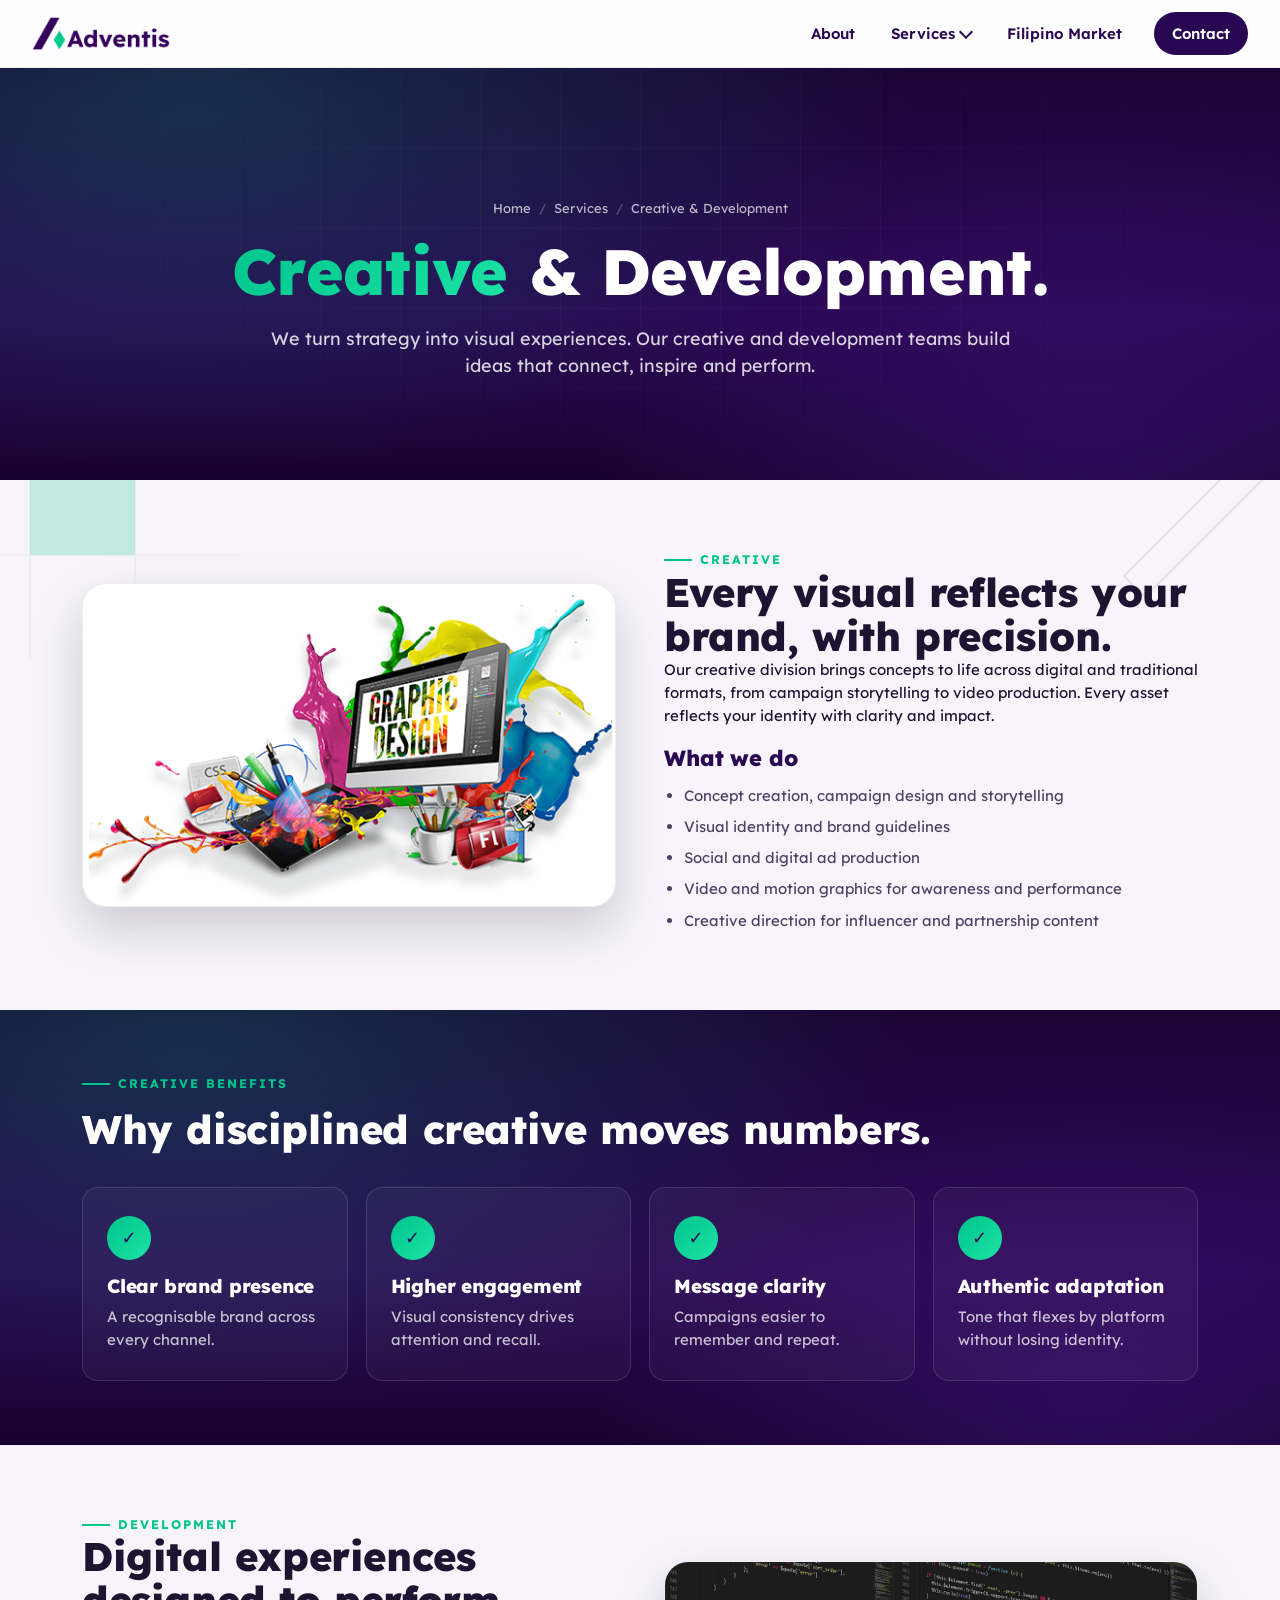
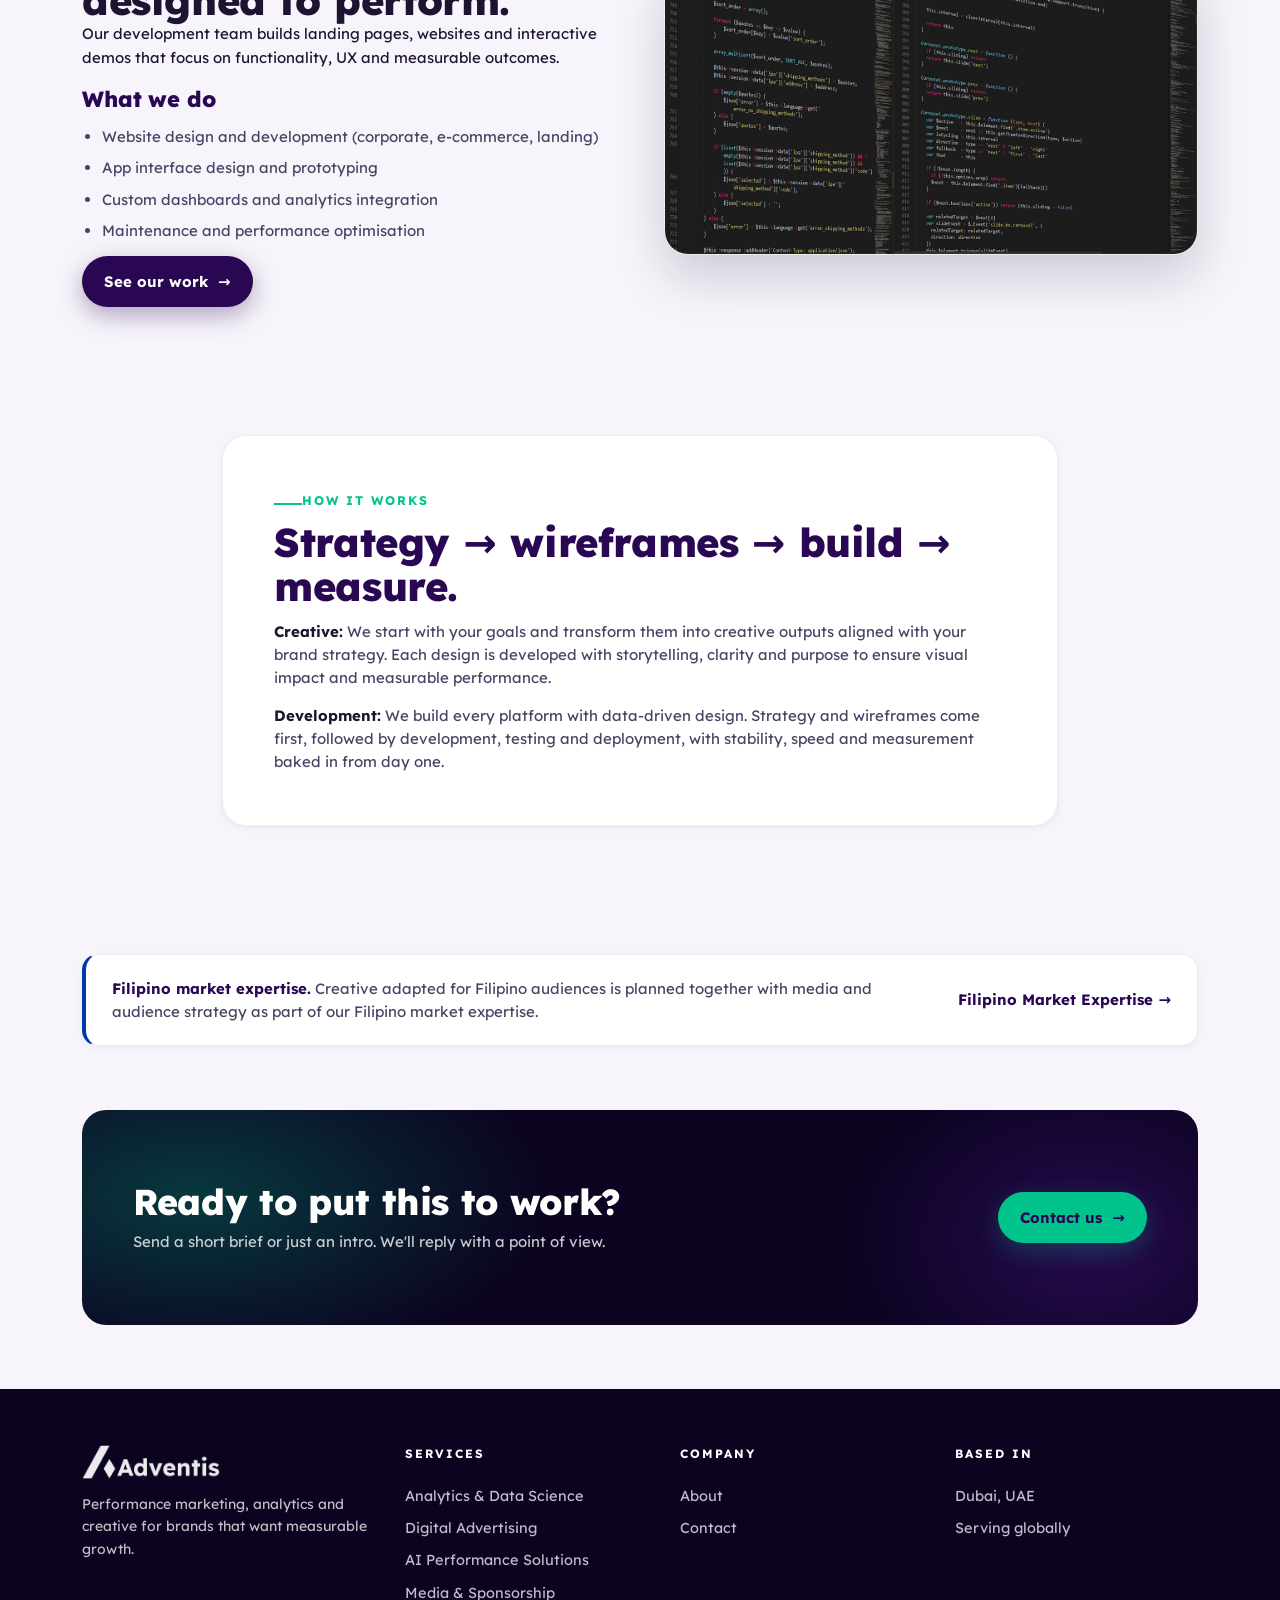
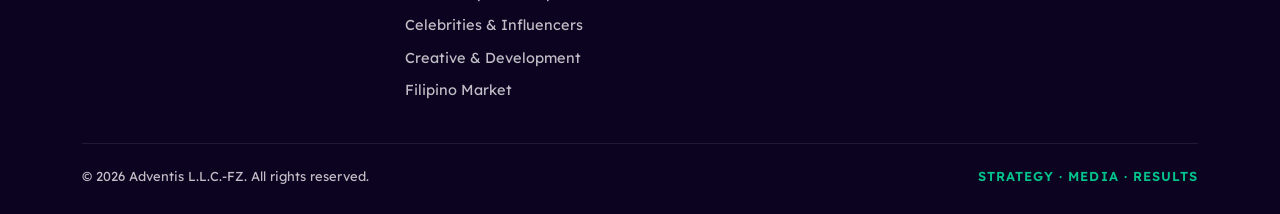
<file: creative.html>
<!DOCTYPE html>
<html lang="en">
<head>
  <meta charset="UTF-8" />
  <meta name="viewport" content="width=device-width, initial-scale=1" />
  <title>Creative & Development — Adventis</title>
  <meta name="description" content="Creative and development teams that build premium design and web experiences informed by performance data rather than guesswork." />
  <link rel="canonical" href="https://adventishub.com/creative.html" />

  <meta property="og:type" content="website" />
  <meta property="og:title" content="Creative & Development — Adventis" />
  <meta property="og:description" content="Creative and development teams that build premium design and web experiences informed by performance data rather than guesswork." />
  <meta property="og:image" content="https://adventishub.com/images/adventis-preview.png" />
  <meta property="og:url" content="https://adventishub.com/creative.html" />
  <meta name="twitter:card" content="summary_large_image" />
  <meta name="theme-color" content="#2A0753" />

  <link rel="icon" type="image/png" href="favicon.png" />
  <link rel="preconnect" href="https://fonts.googleapis.com" />
  <link rel="preconnect" href="https://fonts.gstatic.com" crossorigin />
  <link href="https://fonts.googleapis.com/css2?family=Lexend:wght@300;400;500;600;700;800&display=swap" rel="stylesheet" />
  <link rel="stylesheet" href="styles.css?v=20261124a" />

    <script type="application/ld+json">
  {
    "@context": "https://schema.org",
    "@type": "Service",
    "name": "Creative & Development",
    "provider": {
      "@type": "Organization",
      "name": "Adventis",
      "url": "https://adventishub.com"
    },
    "areaServed": [
      {"@type": "Country", "name": "United Arab Emirates"},
      {"@type": "Place", "name": "Middle East"},
      {"@type": "Place", "name": "International"}
    ],
    "description": "Creative production, design, motion graphics and website/app development built for measurable performance."
  }
  </script>

  <script async src="https://www.googletagmanager.com/gtag/js?id=G-6XZWPZP2N5"></script>
  <script>
    window.dataLayer = window.dataLayer || [];
    function gtag(){dataLayer.push(arguments);}
    gtag('js', new Date());
    gtag('config', 'G-6XZWPZP2N5');
  </script>
</head>
<body class="svc-creative">
  <a class="skip" href="#main">Skip to content</a>

  <header class="site">
    <a href="index.html" class="logo" aria-label="Adventis — home">
      <img src="images/Website_Adventis_Logo.png" alt="Adventis" width="160" height="34" />
    </a>
    <nav aria-label="Main">
      <a href="about.html">About</a>
      <div class="dropdown">
        <button class="dropbtn" aria-haspopup="true" aria-expanded="false">Services</button>
        <div class="dropdown-content" role="menu">
          <a href="analytics.html"><span class="dot"></span> Analytics &amp; Data Science</a>
          <a href="digital.html"><span class="dot"></span> Digital Advertising</a>
          <a href="ai.html"><span class="dot"></span> AI Performance Solutions</a>
          <a href="media.html"><span class="dot"></span> Media &amp; Sponsorship</a>
          <a href="celebrities.html"><span class="dot"></span> Celebrities &amp; Influencers</a>
          <a href="creative.html" aria-current="page"><span class="dot"></span> Creative &amp; Development</a>
        </div>
      </div>
      <a href="filipinos.html">Filipino Market</a>
      <a href="contact.html" class="cta">Contact</a>
    </nav>
    <button id="burger" class="burger" aria-label="Open menu" aria-expanded="false" aria-controls="drawer"><span></span></button>
  </header>

  <aside id="drawer" class="drawer" aria-hidden="true">
    <a href="about.html">About Us</a>
    <details>
      <summary>Services</summary>
      <a href="analytics.html">Analytics &amp; Data Science</a>
      <a href="digital.html">Digital Advertising</a>
      <a href="ai.html">AI Performance Solutions</a>
      <a href="media.html">Media &amp; Sponsorship</a>
      <a href="celebrities.html">Celebrities &amp; Influencers</a>
      <a href="creative.html">Creative &amp; Development</a>
    </details>
    <a href="filipinos.html">Filipino Market</a>
    <a href="contact.html">Contact Us</a>
  </aside>

  <main id="main">
    <section class="hero-inner">
      <div class="container">
        <div class="breadcrumbs"><a href="index.html">Home</a> <span aria-hidden="true">/</span> <a href="index.html#services">Services</a> <span aria-hidden="true">/</span> <span>Creative &amp; Development</span></div>
        <h1><span class="grad">Creative</span> &amp; Development.</h1>
        <p>We turn strategy into visual experiences. Our creative and development teams build ideas that connect, inspire and perform.</p>
      </div>
    </section>
    <section class="section tight">
      <div class="container">
        <div class="feature-row reveal">
          <div class="feature-media"><img src="images/Creative/creative.png" alt="Creative work" loading="lazy" /></div>
          <div class="feature-body">
            <span class="eyebrow">Creative</span>
            <h2>Every visual reflects your brand, with precision.</h2>
            <p>Our creative division brings concepts to life across digital and traditional formats, from campaign storytelling to video production. Every asset reflects your identity with clarity and impact.</p>
            <h3 style="color:var(--c-purple);margin:18px 0 8px">What we do</h3>
            <ul>
              <li>Concept creation, campaign design and storytelling</li>
              <li>Visual identity and brand guidelines</li>
              <li>Social and digital ad production</li>
              <li>Video and motion graphics for awareness and performance</li>
              <li>Creative direction for influencer and partnership content</li>
            </ul>
          </div>
        </div>
      </div>
    </section>

    <section class="section tight section-purple">
      <div class="container">
        <div class="section-head reveal">
          <span class="eyebrow">Creative benefits</span>
          <h2>Why disciplined creative moves numbers.</h2>
        </div>
        <div class="steps reveal">
          <div class="step"><div class="num-circle">✓</div><h4>Clear brand presence</h4><p>A recognisable brand across every channel.</p></div>
          <div class="step"><div class="num-circle">✓</div><h4>Higher engagement</h4><p>Visual consistency drives attention and recall.</p></div>
          <div class="step"><div class="num-circle">✓</div><h4>Message clarity</h4><p>Campaigns easier to remember and repeat.</p></div>
          <div class="step"><div class="num-circle">✓</div><h4>Authentic adaptation</h4><p>Tone that flexes by platform without losing identity.</p></div>
        </div>
      </div>
    </section>

    <section class="section tight">
      <div class="container">
        <div class="feature-row reverse reveal">
          <div class="feature-media"><img src="images/Creative/development.png" alt="Web development" loading="lazy" /></div>
          <div class="feature-body">
            <span class="eyebrow">Development</span>
            <h2>Digital experiences designed to perform.</h2>
            <p>Our development team builds landing pages, websites and interactive demos that focus on functionality, UX and measurable outcomes.</p>
            <h3 style="color:var(--c-purple);margin:18px 0 8px">What we do</h3>
            <ul>
              <li>Website design and development (corporate, e-commerce, landing)</li>
              <li>App interface design and prototyping</li>
              <li>Custom dashboards and analytics integration</li>
              <li>Maintenance and performance optimisation</li>
            </ul>
            <p style="margin-top:14px"><a class="btn dark" href="https://adventisdigital.wixstudio.com/adventisdigital" target="_blank" rel="noopener noreferrer">See our work <span class="arrow">→</span></a></p>
          </div>
        </div>
      </div>
    </section>

    <section class="section tight">
      <div class="container" style="max-width:900px">
        <div class="prose reveal">
          <span class="eyebrow" style="display:inline-block;margin-bottom:10px">How it works</span>
          <h2 style="margin-top:0">Strategy → wireframes → build → measure.</h2>
          <p><strong>Creative:</strong> We start with your goals and transform them into creative outputs aligned with your brand strategy. Each design is developed with storytelling, clarity and purpose to ensure visual impact and measurable performance.</p>
          <p><strong>Development:</strong> We build every platform with data-driven design. Strategy and wireframes come first, followed by development, testing and deployment, with stability, speed and measurement baked in from day one.</p>
        </div>
      </div>
    </section>
    <section class="section tight" aria-label="Related: Filipino market expertise" style="padding-bottom:0">
      <div class="container">
        <div class="fm-related">
          <p><strong>Filipino market expertise.</strong> Creative adapted for Filipino audiences is planned together with media and audience strategy as part of our Filipino market expertise.</p>
          <a class="fm-link" href="filipinos.html">Filipino Market Expertise</a>
        </div>
      </div>
    </section>

    <section class="section tight">
      <div class="container">
        <div class="cta-band reveal">
          <div>
            <h2>Ready to put this to work?</h2>
            <p>Send a short brief or just an intro. We'll reply with a point of view.</p>
          </div>
          <a href="contact.html" class="btn">Contact us <span class="arrow">→</span></a>
        </div>
      </div>
    </section>

  </main>

  <footer class="site">
    <div class="container">
      <div class="row">
        <div class="brand">
          <img src="images/Website_Adventis_Logo.png" alt="Adventis" />
          <p>Performance marketing, analytics and creative for brands that want measurable growth.</p>
        </div>
        <div>
          <h5>Services</h5>
          <a href="analytics.html">Analytics &amp; Data Science</a>
          <a href="digital.html">Digital Advertising</a>
          <a href="ai.html">AI Performance Solutions</a>
          <a href="media.html">Media &amp; Sponsorship</a>
          <a href="celebrities.html">Celebrities &amp; Influencers</a>
          <a href="creative.html">Creative &amp; Development</a>
      <a href="filipinos.html">Filipino Market</a>
        </div>
        <div>
          <h5>Company</h5>
          <a href="about.html">About</a>
          <a href="contact.html">Contact</a>
        </div>
        <div>
          <h5>Based in</h5>
          <span style="display:block;padding:5px 0;font-size:14.5px">Dubai, UAE</span>
          <span style="display:block;padding:5px 0;font-size:14.5px">Serving globally</span>
        </div>
      </div>
      <div class="bottom">
        <span>© <span id="year">2026</span> Adventis L.L.C.-FZ. All rights reserved.</span>
        <span class="tag">STRATEGY · MEDIA · RESULTS</span>
      </div>
    </div>
  </footer>

  <script src="scripts.js?v=20261124a" defer></script>
</body>
</html>
</file>
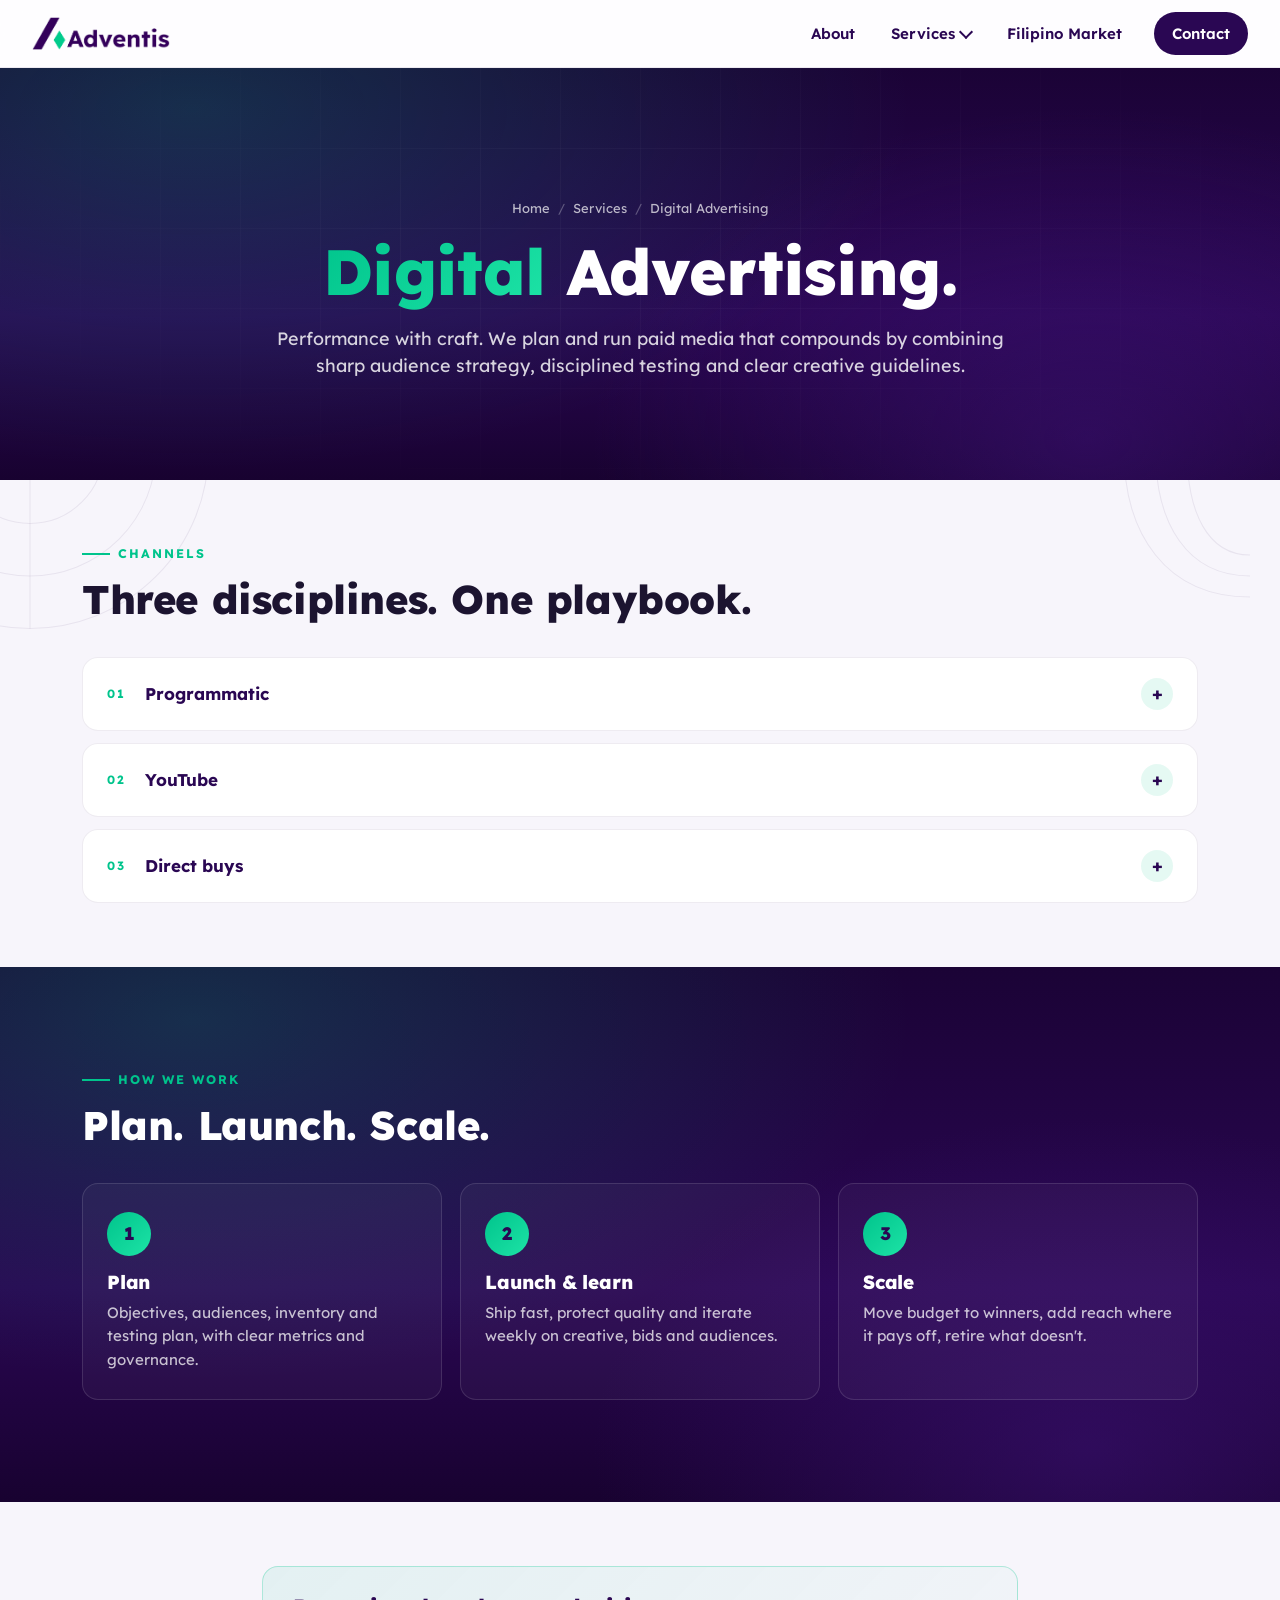
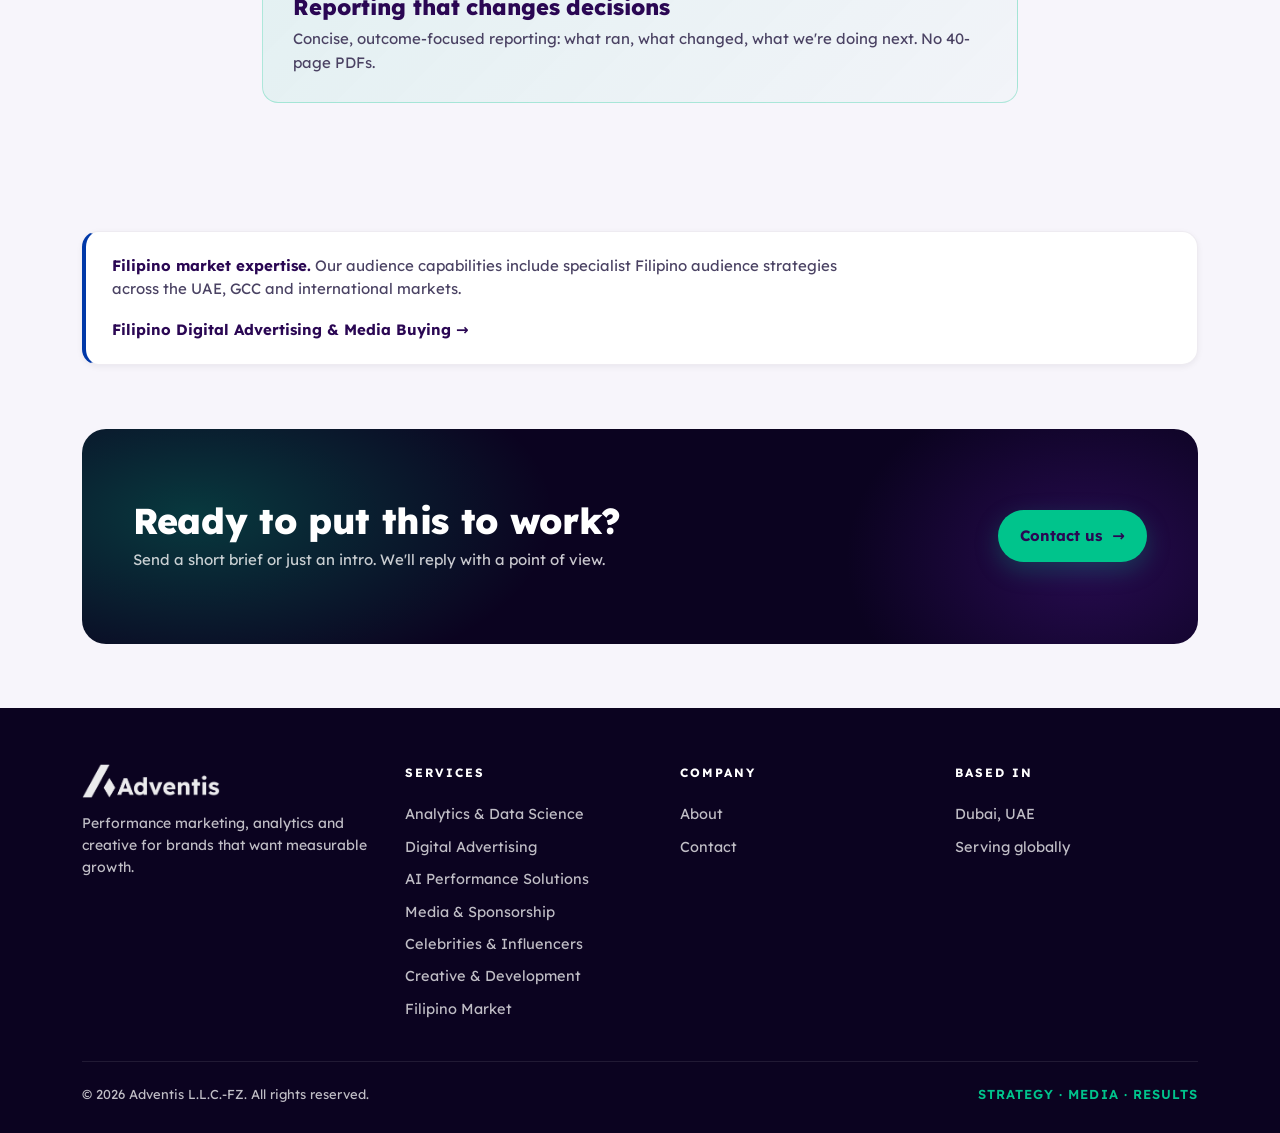
<file: digital.html>
<!DOCTYPE html>
<html lang="en">
<head>
  <meta charset="UTF-8" />
  <meta name="viewport" content="width=device-width, initial-scale=1" />
  <title>Digital Advertising — Adventis</title>
  <meta name="description" content="Performance with craft. Adventis plans and runs paid media across programmatic, YouTube and direct buys that compounds over time rather than producing one-off spikes." />
  <link rel="canonical" href="https://adventishub.com/digital.html" />

  <meta property="og:type" content="website" />
  <meta property="og:title" content="Digital Advertising — Adventis" />
  <meta property="og:description" content="Performance with craft. Adventis plans and runs paid media across programmatic, YouTube and direct buys that compounds over time rather than producing one-off spikes." />
  <meta property="og:image" content="https://adventishub.com/images/adventis-preview.png" />
  <meta property="og:url" content="https://adventishub.com/digital.html" />
  <meta name="twitter:card" content="summary_large_image" />
  <meta name="theme-color" content="#2A0753" />

  <link rel="icon" type="image/png" href="favicon.png" />
  <link rel="preconnect" href="https://fonts.googleapis.com" />
  <link rel="preconnect" href="https://fonts.gstatic.com" crossorigin />
  <link href="https://fonts.googleapis.com/css2?family=Lexend:wght@300;400;500;600;700;800&display=swap" rel="stylesheet" />
  <link rel="stylesheet" href="styles.css?v=20261124a" />

    <script type="application/ld+json">
  {
    "@context": "https://schema.org",
    "@type": "Service",
    "name": "Digital Advertising",
    "provider": {
      "@type": "Organization",
      "name": "Adventis",
      "url": "https://adventishub.com"
    },
    "areaServed": [
      {"@type": "Country", "name": "United Arab Emirates"},
      {"@type": "Place", "name": "Middle East"},
      {"@type": "Place", "name": "International"}
    ],
    "description": "Cross-channel performance media covering search, display, video and programmatic, designed for measurable efficiency."
  }
  </script>

  <script async src="https://www.googletagmanager.com/gtag/js?id=G-6XZWPZP2N5"></script>
  <script>
    window.dataLayer = window.dataLayer || [];
    function gtag(){dataLayer.push(arguments);}
    gtag('js', new Date());
    gtag('config', 'G-6XZWPZP2N5');
  </script>
</head>
<body class="svc-digital">
  <a class="skip" href="#main">Skip to content</a>

  <header class="site">
    <a href="index.html" class="logo" aria-label="Adventis — home">
      <img src="images/Website_Adventis_Logo.png" alt="Adventis" width="160" height="34" />
    </a>
    <nav aria-label="Main">
      <a href="about.html">About</a>
      <div class="dropdown">
        <button class="dropbtn" aria-haspopup="true" aria-expanded="false">Services</button>
        <div class="dropdown-content" role="menu">
          <a href="analytics.html"><span class="dot"></span> Analytics &amp; Data Science</a>
          <a href="digital.html" aria-current="page"><span class="dot"></span> Digital Advertising</a>
          <a href="ai.html"><span class="dot"></span> AI Performance Solutions</a>
          <a href="media.html"><span class="dot"></span> Media &amp; Sponsorship</a>
          <a href="celebrities.html"><span class="dot"></span> Celebrities &amp; Influencers</a>
          <a href="creative.html"><span class="dot"></span> Creative &amp; Development</a>
        </div>
      </div>
      <a href="filipinos.html">Filipino Market</a>
      <a href="contact.html" class="cta">Contact</a>
    </nav>
    <button id="burger" class="burger" aria-label="Open menu" aria-expanded="false" aria-controls="drawer"><span></span></button>
  </header>

  <aside id="drawer" class="drawer" aria-hidden="true">
    <a href="about.html">About Us</a>
    <details>
      <summary>Services</summary>
      <a href="analytics.html">Analytics &amp; Data Science</a>
      <a href="digital.html">Digital Advertising</a>
      <a href="ai.html">AI Performance Solutions</a>
      <a href="media.html">Media &amp; Sponsorship</a>
      <a href="celebrities.html">Celebrities &amp; Influencers</a>
      <a href="creative.html">Creative &amp; Development</a>
    </details>
    <a href="filipinos.html">Filipino Market</a>
    <a href="contact.html">Contact Us</a>
  </aside>

  <main id="main">
    <section class="hero-inner">
      <div class="container">
        <div class="breadcrumbs"><a href="index.html">Home</a> <span aria-hidden="true">/</span> <a href="index.html#services">Services</a> <span aria-hidden="true">/</span> <span>Digital Advertising</span></div>
        <h1><span class="grad">Digital</span> Advertising.</h1>
        <p>Performance with craft. We plan and run paid media that compounds by combining sharp audience strategy, disciplined testing and clear creative guidelines.</p>
      </div>
    </section>
    <section class="section tight">
      <div class="container">
        <div class="section-head reveal">
          <span class="eyebrow">Channels</span>
          <h2>Three disciplines. One playbook.</h2>
        </div>

        <div class="accordion reveal">
          <div class="acc-item">
            <button class="acc-head" type="button">
              <span class="num">01</span><span class="title">Programmatic</span><span class="symbol" aria-hidden="true">+</span>
            </button>
            <div class="acc-panel"><div class="acc-inner">
              <p>Premium and open-web buying across display, native and video with brand-safe delivery.</p>
              <div class="pill-row"><span class="pill">Display</span><span class="pill">Native</span><span class="pill">Video</span></div>
              <img src="images/Digital/programmatic.png" alt="Programmatic advertising example" loading="lazy" />
            </div></div>
          </div>
          <div class="acc-item">
            <button class="acc-head" type="button">
              <span class="num">02</span><span class="title">YouTube</span><span class="symbol" aria-hidden="true">+</span>
            </button>
            <div class="acc-panel"><div class="acc-inner">
              <p>Full-funnel YouTube campaigns aligned to objectives with creative best practices.</p>
              <div class="pill-row"><span class="pill">Skippable</span><span class="pill">Bumper</span><span class="pill">Shorts</span></div>
              <img src="images/Digital/youtube.png" alt="YouTube advertising example" loading="lazy" />
            </div></div>
          </div>
          <div class="acc-item">
            <button class="acc-head" type="button">
              <span class="num">03</span><span class="title">Direct buys</span><span class="symbol" aria-hidden="true">+</span>
            </button>
            <div class="acc-panel"><div class="acc-inner">
              <p>We negotiate and manage direct publisher deals for premium placements and sponsorships.</p>
              <div class="pill-row"><span class="pill">Sponsorships</span><span class="pill">High-impact</span><span class="pill">Negotiation</span></div>
              <img src="images/Digital/direct.png" alt="Direct buys example" loading="lazy" />
            </div></div>
          </div>
        </div>
      </div>
    </section>

    <section class="section section-purple">
      <div class="container">
        <div class="section-head reveal">
          <span class="eyebrow">How we work</span>
          <h2>Plan. Launch. Scale.</h2>
        </div>
        <div class="steps reveal">
          <div class="step"><div class="num-circle">1</div><h4>Plan</h4><p>Objectives, audiences, inventory and testing plan, with clear metrics and governance.</p></div>
          <div class="step"><div class="num-circle">2</div><h4>Launch &amp; learn</h4><p>Ship fast, protect quality and iterate weekly on creative, bids and audiences.</p></div>
          <div class="step"><div class="num-circle">3</div><h4>Scale</h4><p>Move budget to winners, add reach where it pays off, retire what doesn't.</p></div>
        </div>
      </div>
    </section>

    <section class="section tight">
      <div class="container" style="max-width:820px">
        <div class="callout reveal">
          <h3>Reporting that changes decisions</h3>
          <p>Concise, outcome-focused reporting: what ran, what changed, what we're doing next. No 40-page PDFs.</p>
        </div>
      </div>
    </section>
    <section class="section tight" aria-label="Related: Filipino market expertise" style="padding-bottom:0">
      <div class="container">
        <div class="fm-related">
          <p><strong>Filipino market expertise.</strong> Our audience capabilities include specialist Filipino audience strategies across the UAE, GCC and international markets.</p>
          <a class="fm-link" href="filipinos.html#digital-advertising">Filipino Digital Advertising & Media Buying</a>
        </div>
      </div>
    </section>

    <section class="section tight">
      <div class="container">
        <div class="cta-band reveal">
          <div>
            <h2>Ready to put this to work?</h2>
            <p>Send a short brief or just an intro. We'll reply with a point of view.</p>
          </div>
          <a href="contact.html" class="btn">Contact us <span class="arrow">→</span></a>
        </div>
      </div>
    </section>

  </main>

  <footer class="site">
    <div class="container">
      <div class="row">
        <div class="brand">
          <img src="images/Website_Adventis_Logo.png" alt="Adventis" />
          <p>Performance marketing, analytics and creative for brands that want measurable growth.</p>
        </div>
        <div>
          <h5>Services</h5>
          <a href="analytics.html">Analytics &amp; Data Science</a>
          <a href="digital.html">Digital Advertising</a>
          <a href="ai.html">AI Performance Solutions</a>
          <a href="media.html">Media &amp; Sponsorship</a>
          <a href="celebrities.html">Celebrities &amp; Influencers</a>
          <a href="creative.html">Creative &amp; Development</a>
      <a href="filipinos.html">Filipino Market</a>
        </div>
        <div>
          <h5>Company</h5>
          <a href="about.html">About</a>
          <a href="contact.html">Contact</a>
        </div>
        <div>
          <h5>Based in</h5>
          <span style="display:block;padding:5px 0;font-size:14.5px">Dubai, UAE</span>
          <span style="display:block;padding:5px 0;font-size:14.5px">Serving globally</span>
        </div>
      </div>
      <div class="bottom">
        <span>© <span id="year">2026</span> Adventis L.L.C.-FZ. All rights reserved.</span>
        <span class="tag">STRATEGY · MEDIA · RESULTS</span>
      </div>
    </div>
  </footer>

  <script src="scripts.js?v=20261124a" defer></script>
</body>
</html>
</file>
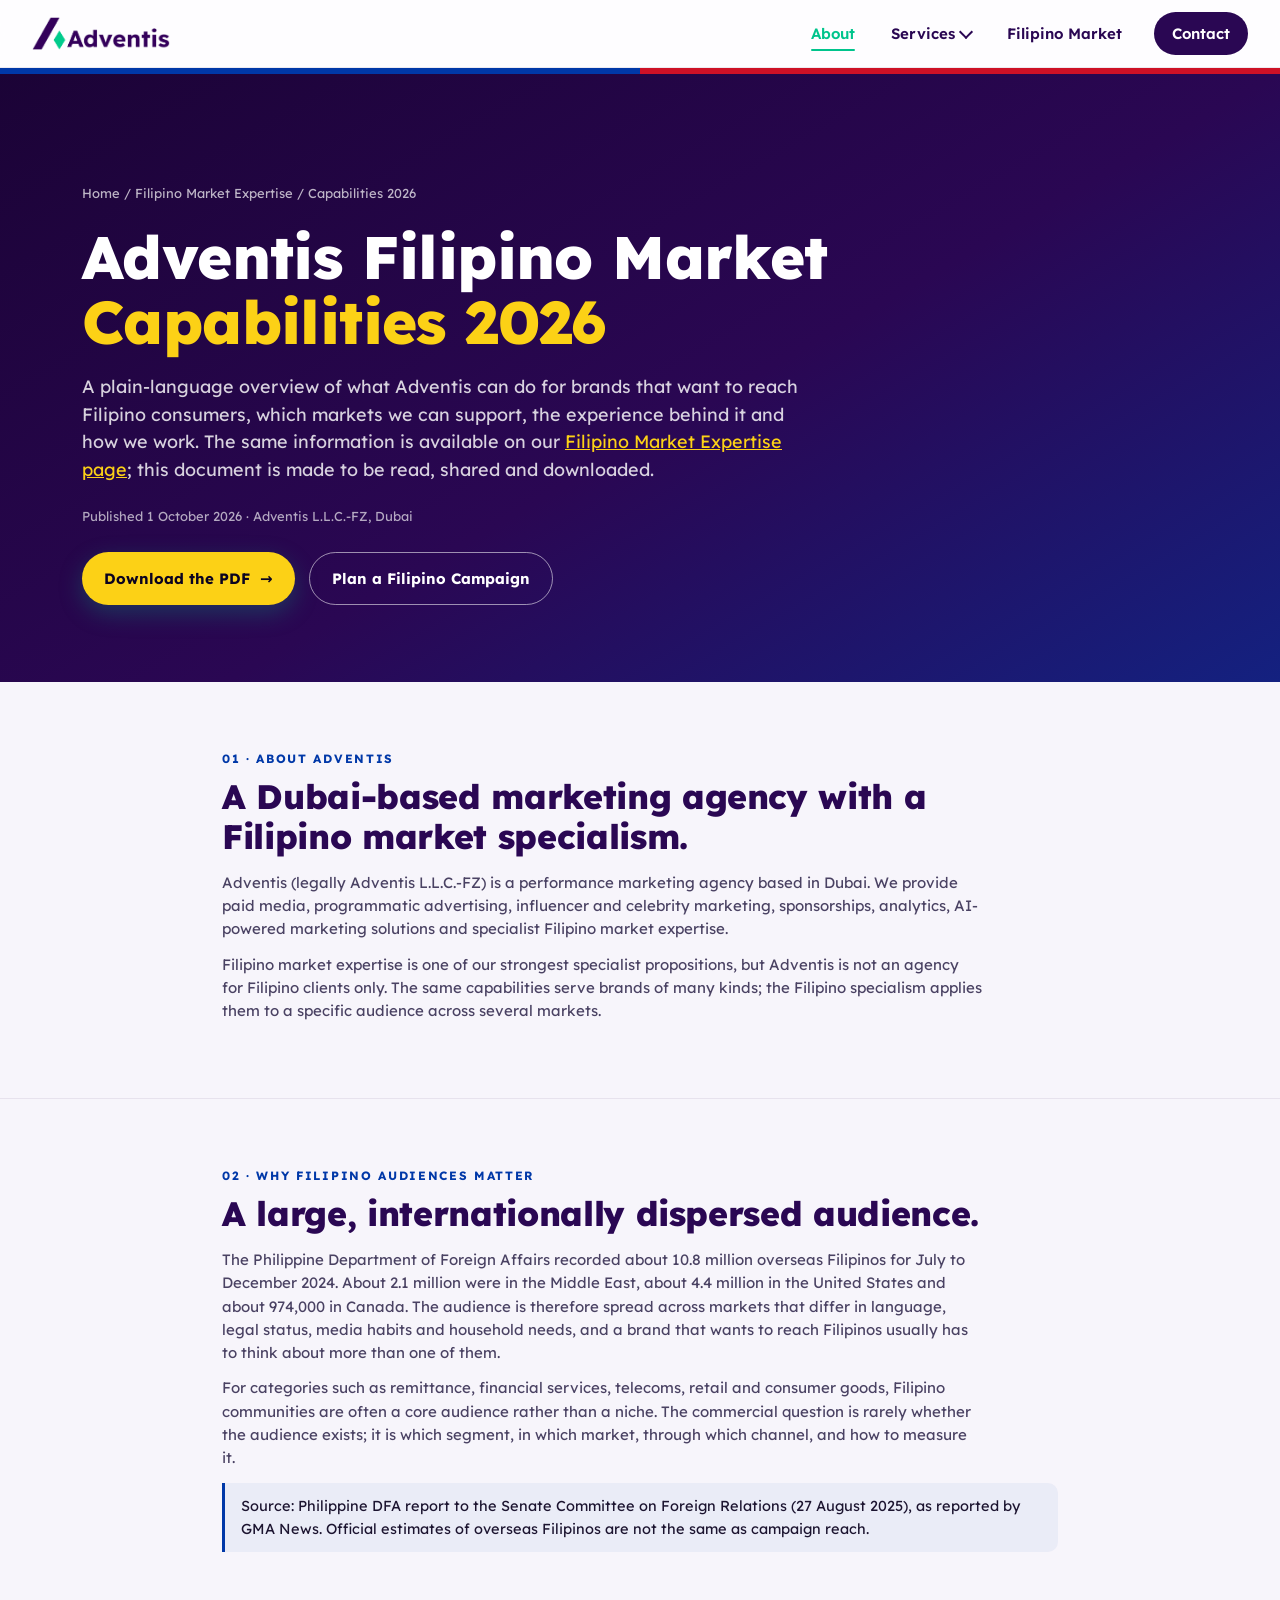
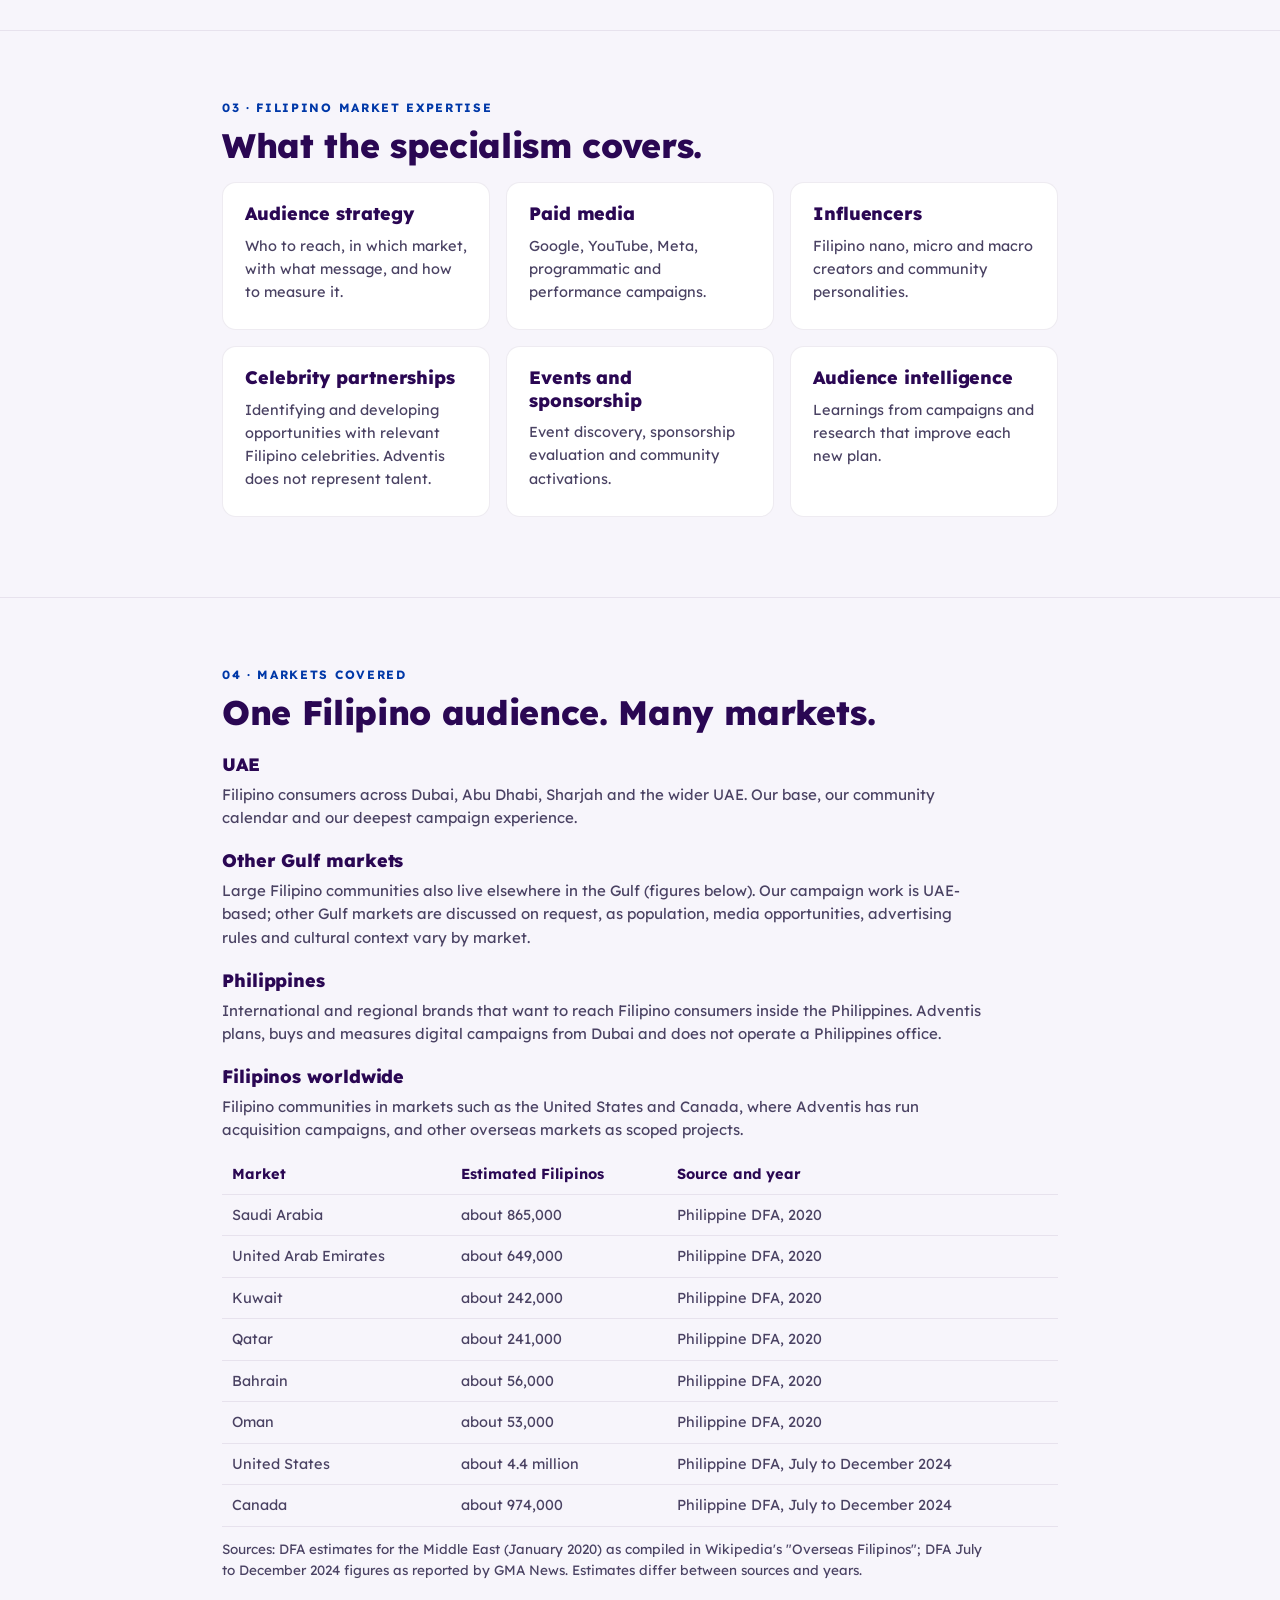
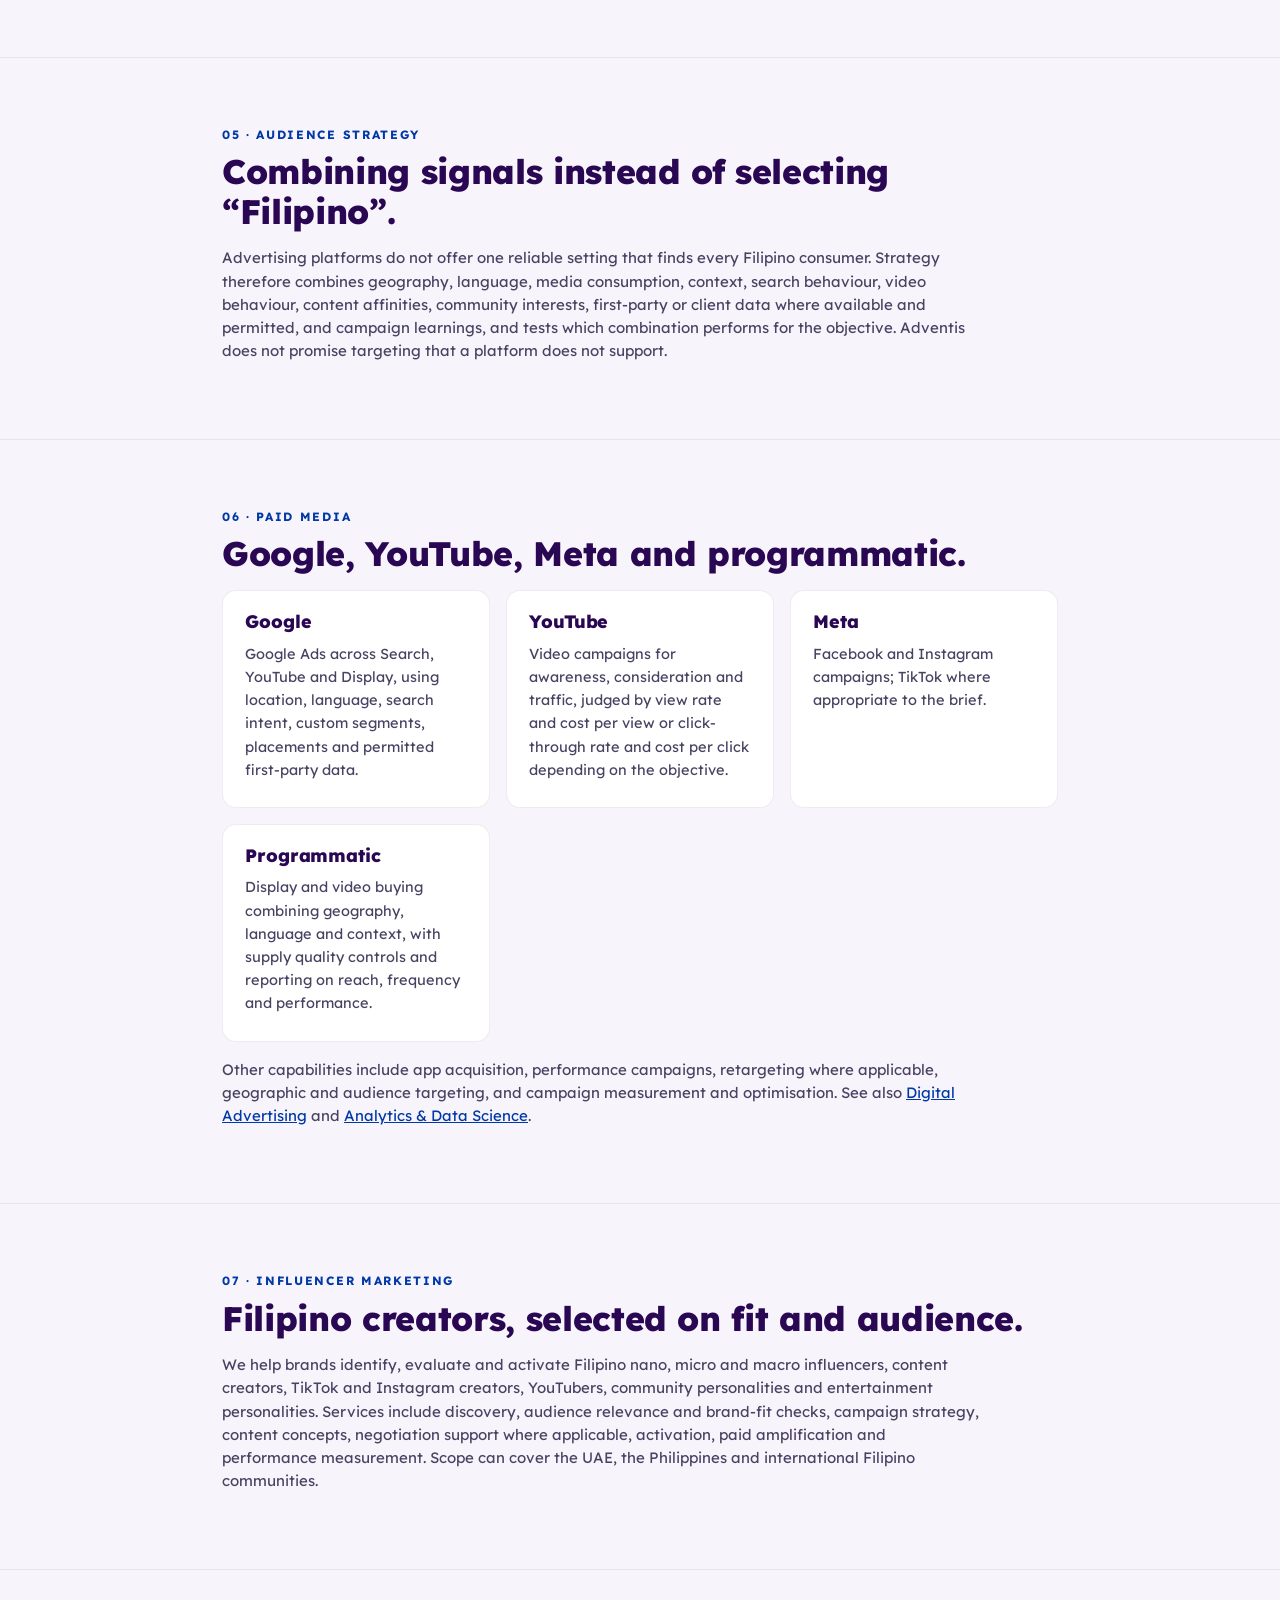
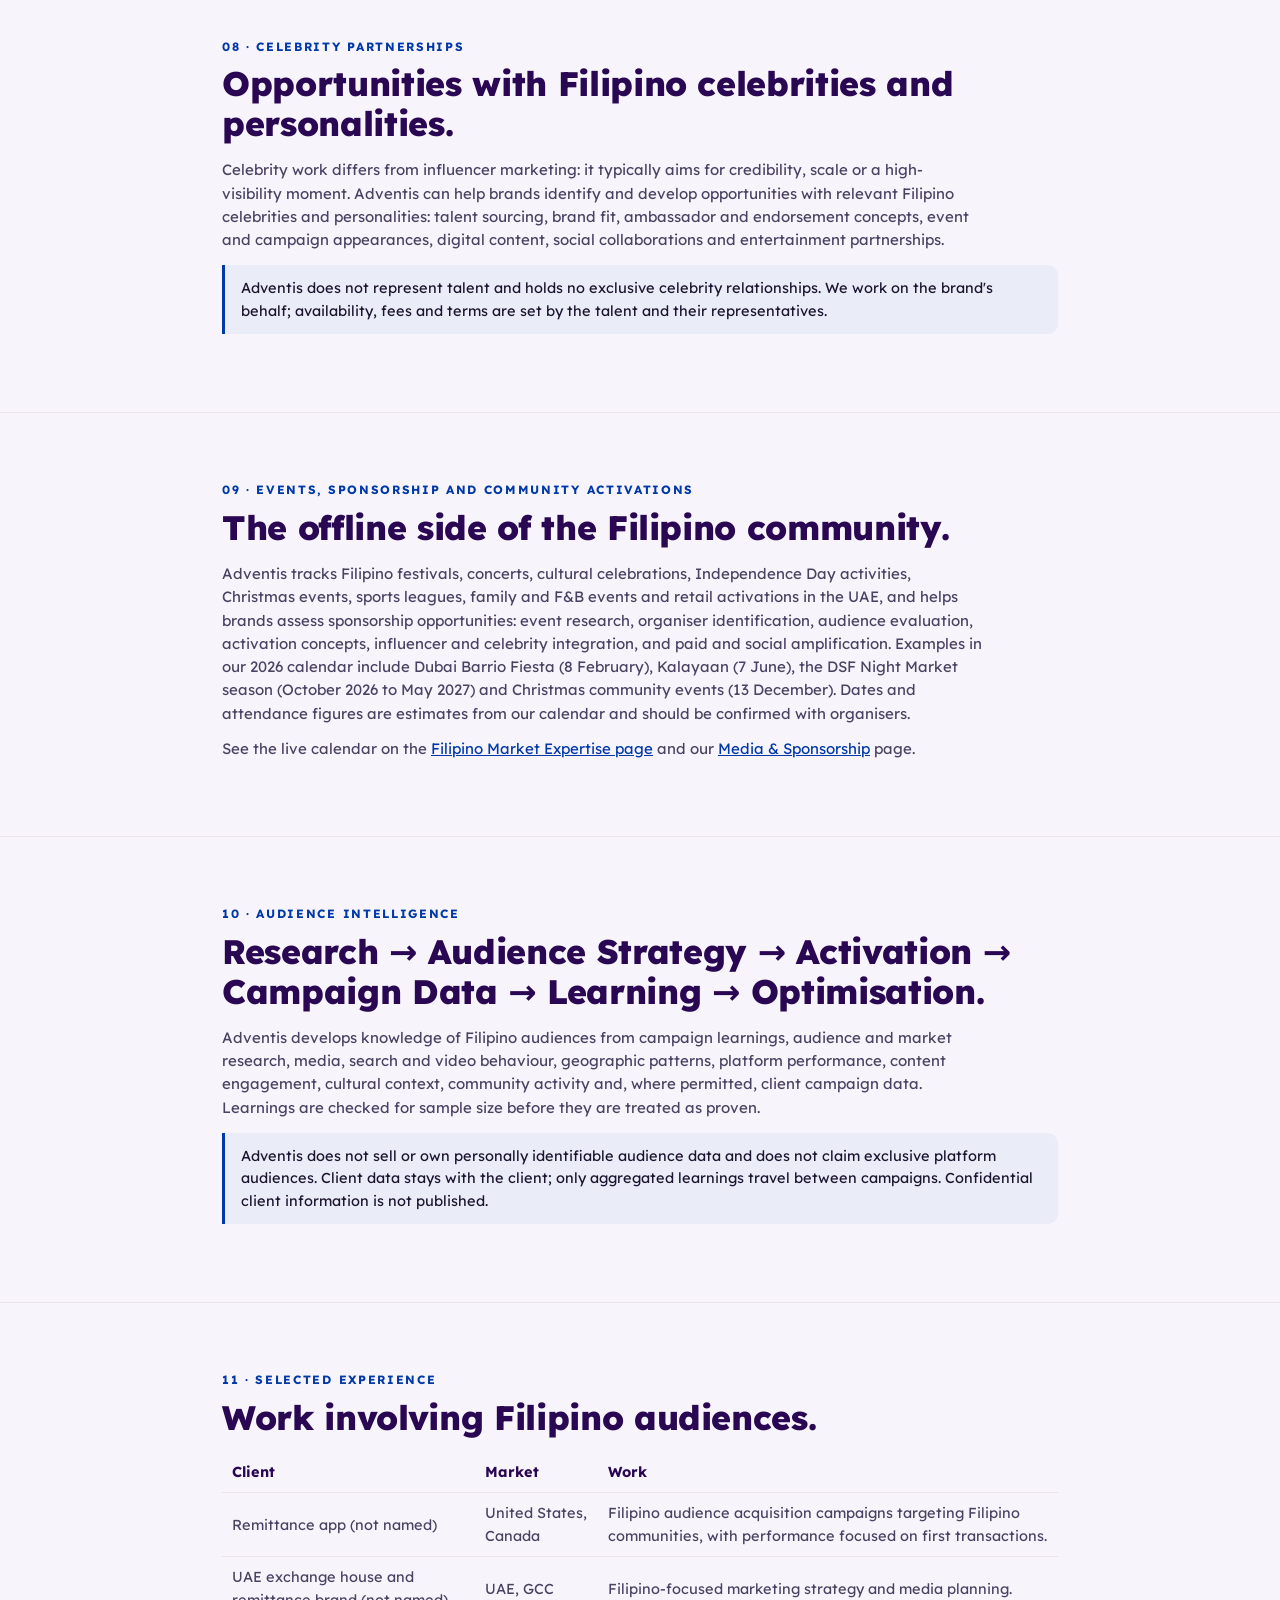
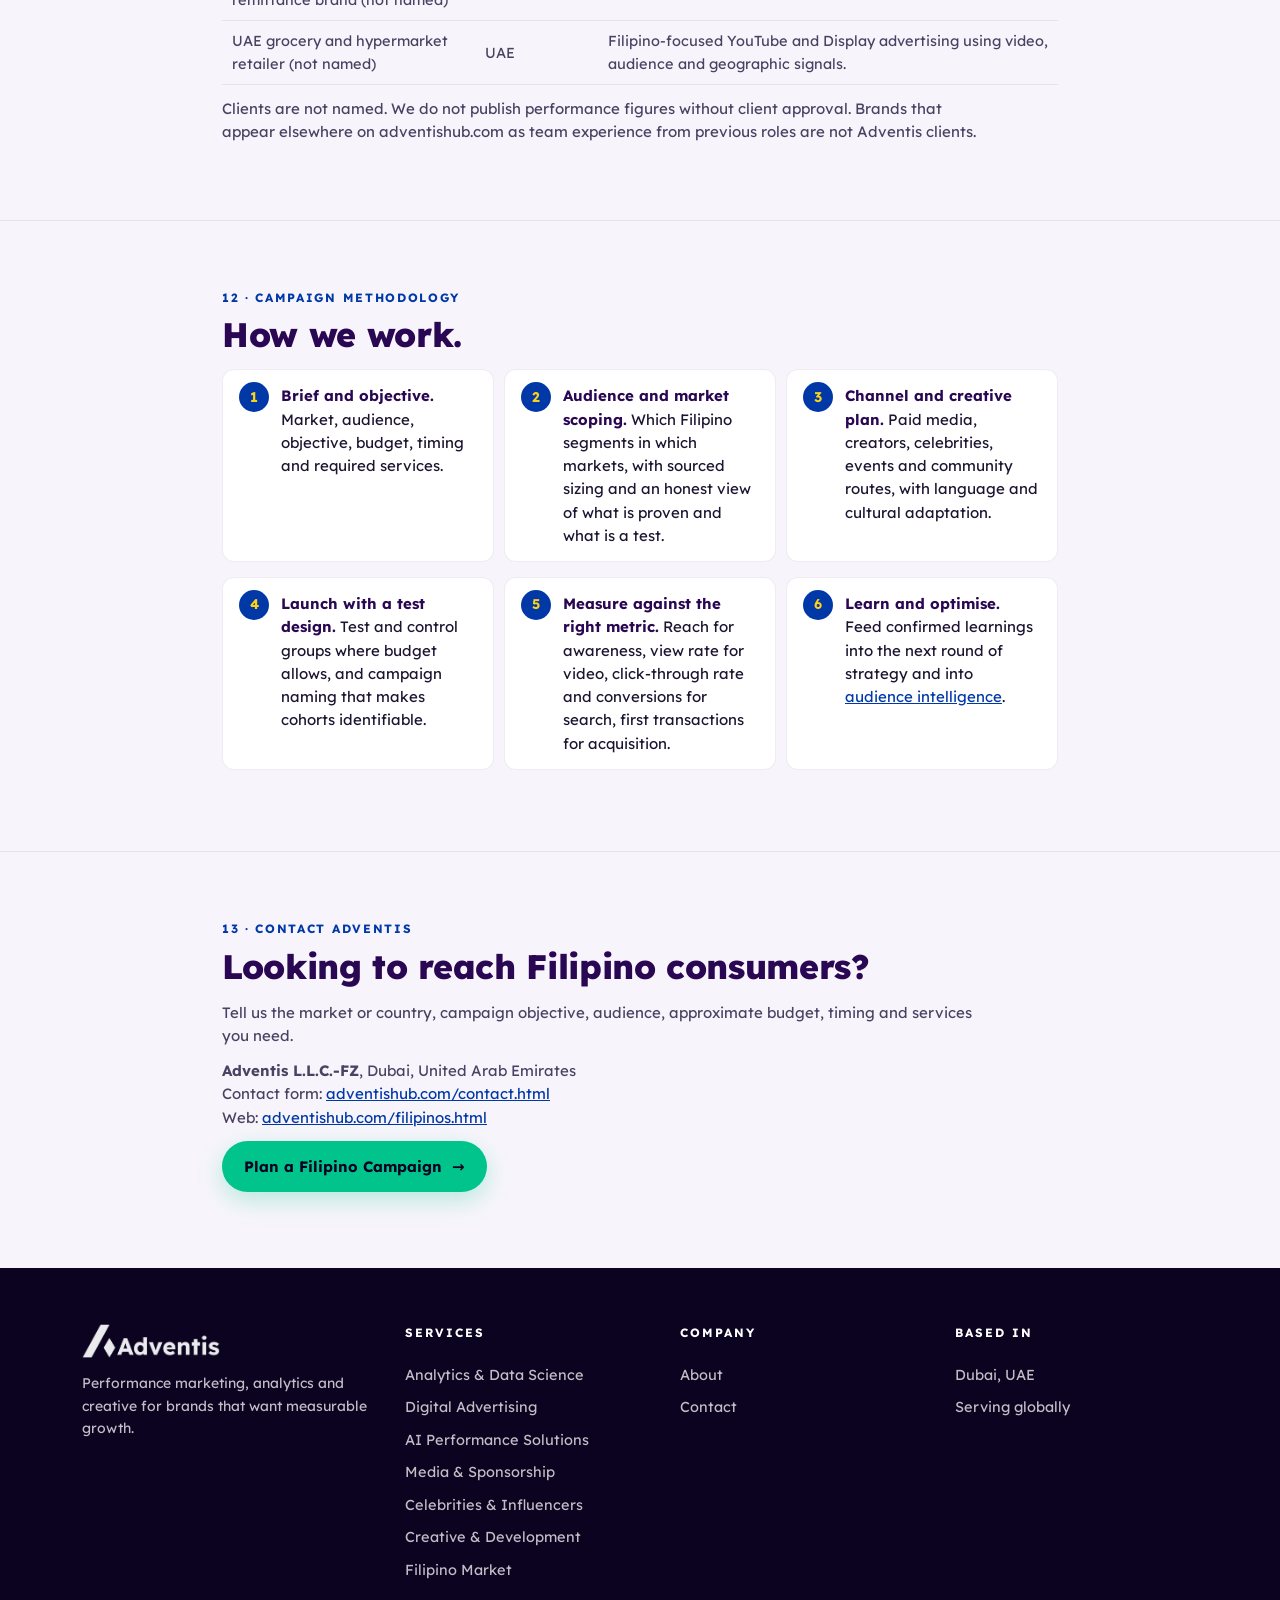
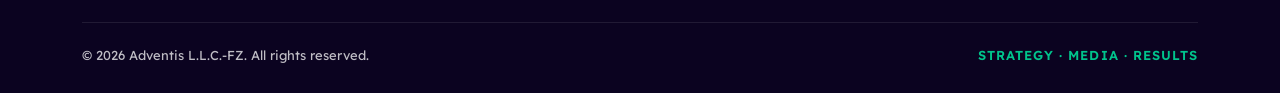
<file: filipino-market-capabilities-2026.html>
<!DOCTYPE html>
<html lang="en">
<head>
  <meta charset="UTF-8" />
  <meta name="viewport" content="width=device-width, initial-scale=1" />
  <title>Adventis Filipino Market Capabilities 2026 | Adventis</title>
  <meta name="description" content="Overview of Adventis's Filipino market capabilities for 2026: markets covered, audience strategy, paid media, influencers, celebrity partnerships, events, audience intelligence, experience and methodology." />
  <meta name="robots" content="index, follow, max-image-preview:large" />
  <link rel="canonical" href="https://adventishub.com/filipino-market-capabilities-2026.html" />
  <meta property="og:type" content="article" />
  <meta property="og:site_name" content="Adventis" />
  <meta property="og:title" content="Adventis Filipino Market Capabilities 2026" />
  <meta property="og:description" content="Markets, services, experience and methodology for reaching Filipino audiences in the UAE, the Philippines and overseas Filipino markets." />
  <meta property="og:image" content="https://adventishub.com/images/adventis-preview.png" />
  <meta property="og:url" content="https://adventishub.com/filipino-market-capabilities-2026.html" />
  <meta name="twitter:card" content="summary_large_image" />
  <meta name="theme-color" content="#2A0753" />
  <link rel="icon" type="image/png" href="favicon.png" />
  <link rel="preconnect" href="https://fonts.googleapis.com" />
  <link rel="preconnect" href="https://fonts.gstatic.com" crossorigin />
  <link href="https://fonts.googleapis.com/css2?family=Lexend:wght@300;400;500;600;700;800&display=swap" rel="stylesheet" />
  <link rel="stylesheet" href="styles.css?v=20261124a" />
  <style>
  :root{--cap-blue:#0038A8;--cap-gold:#FCD116;--cap-red:#CE1126}
  .cap-hero{background:linear-gradient(150deg,#1B0336 0%,#2A0753 55%,#0038A8 140%);color:#fff;padding:clamp(70px,9vw,120px) 0 clamp(48px,6vw,80px);position:relative}
  .cap-hero::before{content:"";position:absolute;top:0;left:0;right:0;height:6px;background:linear-gradient(90deg,var(--cap-blue) 50%,var(--cap-red) 50%)}
  .cap-hero .breadcrumbs{font-size:13px;opacity:.7;margin-bottom:22px}
  .cap-hero .breadcrumbs a{text-decoration:none}
  .cap-hero h1{font-size:clamp(34px,5.4vw,60px);line-height:1.08;font-weight:800;max-width:860px;margin-bottom:18px}
  .cap-hero h1 em{font-style:normal;color:var(--cap-gold)}
  .cap-hero p{max-width:720px;color:rgba(255,255,255,.82);font-size:clamp(16px,1.4vw,19px)}
  .cap-hero .meta{margin-top:22px;font-size:13px;color:rgba(255,255,255,.65)}
  .cap-hero .actions{margin-top:26px;display:flex;gap:14px;flex-wrap:wrap}
  .cap-hero .btn{background:var(--cap-gold);color:#0B0320}
  .cap-hero .btn.ghost{background:transparent;color:#fff}
  .cap{padding:clamp(40px,5vw,72px) 0;border-bottom:1px solid var(--c-border)}
  .cap .wrap{max-width:900px;margin:0 auto;padding-inline:var(--pad)}
  .cap h2{font-size:clamp(24px,3vw,34px);color:var(--c-purple);margin-bottom:14px;line-height:1.18}
  .cap h3{font-size:18px;color:var(--c-purple);margin:22px 0 8px}
  .cap p{color:var(--c-text-soft);margin-bottom:12px;max-width:760px}
  .cap ul{margin:6px 0 14px 20px;color:var(--c-text-soft)}
  .cap li{margin-bottom:5px}
  .cap a{color:#0038A8}
  .cap .num{display:inline-block;font-size:12px;letter-spacing:.14em;text-transform:uppercase;font-weight:700;color:#0038A8;margin-bottom:8px}
  .cap-grid{display:grid;grid-template-columns:repeat(auto-fit,minmax(250px,1fr));gap:16px;margin:16px 0}
  .cap-card{background:#fff;border:1px solid var(--c-border);border-radius:14px;padding:20px 22px}
  .cap-card h3{margin-top:0}
  .cap-card p{font-size:14.5px;margin-bottom:6px}
  .cap table{border-collapse:collapse;width:100%;font-size:14.5px;margin:12px 0}
  .cap th,.cap td{border-bottom:1px solid var(--c-border);padding:9px 10px;text-align:left;color:var(--c-text-soft)}
  .cap th{color:var(--c-purple)}
  .steps{counter-reset:s;list-style:none;margin:12px 0;padding:0;display:grid;gap:10px}
  .steps li{counter-increment:s;background:#fff;border:1px solid var(--c-border);border-radius:12px;padding:14px 18px 14px 58px;position:relative}
  .steps li::before{content:counter(s);position:absolute;left:16px;top:12px;width:30px;height:30px;border-radius:50%;background:#0038A8;color:var(--cap-gold);display:grid;place-items:center;font-weight:700;font-size:14px}
  .steps strong{color:var(--c-purple)}
  .note{border-left:3px solid #0038A8;background:rgba(0,56,168,.05);padding:12px 16px;border-radius:0 10px 10px 0;font-size:14.5px;margin:14px 0}
  .pdf-cover{display:none}
  @media print{
    @page{size:A4;margin:16mm 14mm 18mm}
    body{background:#fff!important;font-size:11pt}
    header.site,.drawer,.scroll-progress,.skip,footer.site,.cap-hero .actions,.cap-hero .breadcrumbs,.no-print{display:none!important}
    .pdf-cover{display:flex!important;flex-direction:column;justify-content:space-between;background:linear-gradient(150deg,#1B0336 0%,#2A0753 55%,#0038A8 140%);color:#fff;page-break-after:always;border-radius:6mm;position:relative;padding:22mm 18mm 16mm;height:255mm;box-sizing:border-box;overflow:hidden;-webkit-print-color-adjust:exact;print-color-adjust:exact}
    .pdf-cover .bar{position:absolute;top:0;left:0;right:0;height:8px;background:linear-gradient(90deg,#0038A8 50%,#CE1126 50%)}
    .pdf-cover .kicker{font-size:11pt;letter-spacing:.2em;text-transform:uppercase;color:#FCD116;font-weight:700}
    .pdf-cover h1{font-size:40pt;line-height:1.05;font-weight:800;margin:10mm 0 8mm;color:#fff}
    .pdf-cover h1 em{font-style:normal;color:#FCD116}
    .pdf-cover p{font-size:13pt;color:rgba(255,255,255,.85);max-width:140mm}
    .pdf-cover .foot{font-size:10pt;color:rgba(255,255,255,.7);line-height:1.6}
    .pdf-cover img{height:11mm;width:auto;filter:brightness(0) invert(1);margin-bottom:6mm}
    .cap-hero{display:none!important}
    .cap{padding:0 0 8mm;border:0;page-break-inside:avoid}
    .cap .wrap{max-width:none;padding:0}
    .cap h2{font-size:19pt;margin-top:0}
    .cap p,.cap li,.cap td,.cap th{font-size:10.5pt}
    .cap-card,.steps li{break-inside:avoid}
    .cap.break{page-break-before:auto}
    a{text-decoration:none;color:#0038A8}
  }
</style>
  <script type="application/ld+json">
{
  "@context": "https://schema.org",
  "@graph": [
    {
      "@type": "Article",
      "@id": "https://adventishub.com/filipino-market-capabilities-2026.html#article",
      "headline": "Adventis Filipino Market Capabilities 2026",
      "description": "Overview of Adventis's Filipino market capabilities for 2026: markets covered, audience strategy, paid media, influencers, celebrity partnerships, events, audience intelligence, experience and methodology.",
      "url": "https://adventishub.com/filipino-market-capabilities-2026.html",
      "mainEntityOfPage": "https://adventishub.com/filipino-market-capabilities-2026.html",
      "inLanguage": "en",
      "datePublished": "2026-10-01",
      "dateModified": "2026-10-01",
      "author": {
        "@id": "https://adventishub.com/#organization"
      },
      "publisher": {
        "@id": "https://adventishub.com/#organization"
      },
      "about": {
        "@id": "https://adventishub.com/filipinos.html#service-hub"
      },
      "image": "https://adventishub.com/images/adventis-preview.png",
      "associatedMedia": {
        "@type": "MediaObject",
        "contentUrl": "https://adventishub.com/downloads/Adventis_Filipino_Market_Capabilities_2026.pdf",
        "encodingFormat": "application/pdf",
        "name": "Adventis Filipino Market Capabilities 2026 (PDF)"
      }
    },
    {
      "@type": "BreadcrumbList",
      "@id": "https://adventishub.com/filipino-market-capabilities-2026.html#breadcrumb",
      "itemListElement": [
        {
          "@type": "ListItem",
          "position": 1,
          "name": "Home",
          "item": "https://adventishub.com/"
        },
        {
          "@type": "ListItem",
          "position": 2,
          "name": "Filipino Market Expertise",
          "item": "https://adventishub.com/filipinos.html"
        },
        {
          "@type": "ListItem",
          "position": 3,
          "name": "Filipino Market Capabilities 2026",
          "item": "https://adventishub.com/filipino-market-capabilities-2026.html"
        }
      ]
    }
  ]
}
  </script>
  <script async src="https://www.googletagmanager.com/gtag/js?id=G-6XZWPZP2N5"></script>
  <script>
    window.dataLayer = window.dataLayer || [];
    function gtag(){dataLayer.push(arguments);}
    gtag('js', new Date());
    gtag('config', 'G-6XZWPZP2N5');
  </script>
</head>
<body>
  <a class="skip" href="#main">Skip to content</a>

  <header class="site">
    <a href="index.html" class="logo" aria-label="Adventis — home">
      <img src="images/Website_Adventis_Logo.png" alt="Adventis" width="160" height="34" />
    </a>
    <nav aria-label="Main">
      <a href="about.html" aria-current="page">About</a>
      <div class="dropdown">
        <button class="dropbtn" aria-haspopup="true" aria-expanded="false">Services</button>
        <div class="dropdown-content" role="menu">
          <a href="analytics.html"><span class="dot"></span> Analytics &amp; Data Science</a>
          <a href="digital.html"><span class="dot"></span> Digital Advertising</a>
          <a href="ai.html"><span class="dot"></span> AI Performance Solutions</a>
          <a href="media.html"><span class="dot"></span> Media &amp; Sponsorship</a>
          <a href="celebrities.html"><span class="dot"></span> Celebrities &amp; Influencers</a>
          <a href="creative.html"><span class="dot"></span> Creative &amp; Development</a>
        </div>
      </div>
      <a href="filipinos.html">Filipino Market</a>
      <a href="contact.html" class="cta">Contact</a>
    </nav>
    <button id="burger" class="burger" aria-label="Open menu" aria-expanded="false" aria-controls="drawer"><span></span></button>
  </header>

  <aside id="drawer" class="drawer" aria-hidden="true">
    <a href="about.html" aria-current="page">About Us</a>
    <details>
      <summary>Services</summary>
      <a href="analytics.html">Analytics &amp; Data Science</a>
      <a href="digital.html">Digital Advertising</a>
      <a href="ai.html">AI Performance Solutions</a>
      <a href="media.html">Media &amp; Sponsorship</a>
      <a href="celebrities.html">Celebrities &amp; Influencers</a>
      <a href="creative.html">Creative &amp; Development</a>
    </details>
    <a href="filipinos.html">Filipino Market</a>
    <a href="contact.html">Contact Us</a>
  </aside>
  <div class="scroll-progress" aria-hidden="true"><span></span></div>

  <main id="main">
    <div class="pdf-cover" aria-hidden="true">
      <span class="bar"></span>
      <div>
        <img src="images/Website_Adventis_Logo.png" alt="" />
        <div class="kicker">Capabilities overview · 2026</div>
        <h1>Filipino Market <em>&amp; Global Audience</em> Marketing Capabilities</h1>
        <p>How Adventis helps brands reach Filipino audiences in the UAE, in the Philippines and in key overseas markets.</p>
      </div>
      <div class="foot">Adventis L.L.C.-FZ · Dubai, United Arab Emirates<br />adventishub.com/filipinos.html · adventishub.com/contact.html<br />Version: 1 October 2026</div>
    </div>

    <section class="cap-hero">
      <div class="container">
        <nav class="breadcrumbs" aria-label="Breadcrumb"><a href="index.html">Home</a> <span aria-hidden="true">/</span> <a href="filipinos.html">Filipino Market Expertise</a> <span aria-hidden="true">/</span> <span aria-current="page">Capabilities 2026</span></nav>
        <h1>Adventis Filipino Market <em>Capabilities 2026</em></h1>
        <p>A plain-language overview of what Adventis can do for brands that want to reach Filipino consumers, which markets we can support, the experience behind it and how we work. The same information is available on our <a href="filipinos.html" style="color:#FCD116">Filipino Market Expertise page</a>; this document is made to be read, shared and downloaded.</p>
        <p class="meta">Published 1 October 2026 · Adventis L.L.C.-FZ, Dubai</p>
        <div class="actions">
          <a class="btn" href="downloads/Adventis_Filipino_Market_Capabilities_2026.pdf">Download the PDF <span class="arrow">→</span></a>
          <a class="btn ghost" href="filipinos.html#plan-a-campaign">Plan a Filipino Campaign</a>
        </div>
      </div>
    </section>

    <section class="cap" id="about-adventis"><div class="wrap">
      <span class="num">01 · About Adventis</span>
      <h2>A Dubai-based marketing agency with a Filipino market specialism.</h2>
      <p>Adventis (legally Adventis L.L.C.-FZ) is a performance marketing agency based in Dubai. We provide paid media, programmatic advertising, influencer and celebrity marketing, sponsorships, analytics, AI-powered marketing solutions and specialist Filipino market expertise.</p>
      <p>Filipino market expertise is one of our strongest specialist propositions, but Adventis is not an agency for Filipino clients only. The same capabilities serve brands of many kinds; the Filipino specialism applies them to a specific audience across several markets.</p>
    </div></section>

    <section class="cap" id="why-filipino-audiences"><div class="wrap">
      <span class="num">02 · Why Filipino audiences matter</span>
      <h2>A large, internationally dispersed audience.</h2>
      <p>The Philippine Department of Foreign Affairs recorded about 10.8 million overseas Filipinos for July to December 2024. About 2.1 million were in the Middle East, about 4.4 million in the United States and about 974,000 in Canada. The audience is therefore spread across markets that differ in language, legal status, media habits and household needs, and a brand that wants to reach Filipinos usually has to think about more than one of them.</p>
      <p>For categories such as remittance, financial services, telecoms, retail and consumer goods, Filipino communities are often a core audience rather than a niche. The commercial question is rarely whether the audience exists; it is which segment, in which market, through which channel, and how to measure it.</p>
      <div class="note">Source: Philippine DFA report to the Senate Committee on Foreign Relations (27 August 2025), as reported by GMA News. Official estimates of overseas Filipinos are not the same as campaign reach.</div>
    </div></section>

    <section class="cap break" id="expertise"><div class="wrap">
      <span class="num">03 · Filipino market expertise</span>
      <h2>What the specialism covers.</h2>
      <div class="cap-grid">
        <div class="cap-card"><h3>Audience strategy</h3><p>Who to reach, in which market, with what message, and how to measure it.</p></div>
        <div class="cap-card"><h3>Paid media</h3><p>Google, YouTube, Meta, programmatic and performance campaigns.</p></div>
        <div class="cap-card"><h3>Influencers</h3><p>Filipino nano, micro and macro creators and community personalities.</p></div>
        <div class="cap-card"><h3>Celebrity partnerships</h3><p>Identifying and developing opportunities with relevant Filipino celebrities. Adventis does not represent talent.</p></div>
        <div class="cap-card"><h3>Events and sponsorship</h3><p>Event discovery, sponsorship evaluation and community activations.</p></div>
        <div class="cap-card"><h3>Audience intelligence</h3><p>Learnings from campaigns and research that improve each new plan.</p></div>
      </div>
    </div></section>

    <section class="cap" id="markets"><div class="wrap">
      <span class="num">04 · Markets covered</span>
      <h2>One Filipino audience. Many markets.</h2>
      <h3>UAE</h3><p>Filipino consumers across Dubai, Abu Dhabi, Sharjah and the wider UAE. Our base, our community calendar and our deepest campaign experience.</p>
      <h3>Other Gulf markets</h3><p>Large Filipino communities also live elsewhere in the Gulf (figures below). Our campaign work is UAE-based; other Gulf markets are discussed on request, as population, media opportunities, advertising rules and cultural context vary by market.</p>
      <h3>Philippines</h3><p>International and regional brands that want to reach Filipino consumers inside the Philippines. Adventis plans, buys and measures digital campaigns from Dubai and does not operate a Philippines office.</p>
      <h3>Filipinos worldwide</h3><p>Filipino communities in markets such as the United States and Canada, where Adventis has run acquisition campaigns, and other overseas markets as scoped projects.</p>
      <table>
        <thead><tr><th>Market</th><th>Estimated Filipinos</th><th>Source and year</th></tr></thead>
        <tbody>
          <tr><td>Saudi Arabia</td><td>about 865,000</td><td>Philippine DFA, 2020</td></tr>
          <tr><td>United Arab Emirates</td><td>about 649,000</td><td>Philippine DFA, 2020</td></tr>
          <tr><td>Kuwait</td><td>about 242,000</td><td>Philippine DFA, 2020</td></tr>
          <tr><td>Qatar</td><td>about 241,000</td><td>Philippine DFA, 2020</td></tr>
          <tr><td>Bahrain</td><td>about 56,000</td><td>Philippine DFA, 2020</td></tr>
          <tr><td>Oman</td><td>about 53,000</td><td>Philippine DFA, 2020</td></tr>
          <tr><td>United States</td><td>about 4.4 million</td><td>Philippine DFA, July to December 2024</td></tr>
          <tr><td>Canada</td><td>about 974,000</td><td>Philippine DFA, July to December 2024</td></tr>
        </tbody>
      </table>
      <p style="font-size:13.5px">Sources: DFA estimates for the Middle East (January 2020) as compiled in Wikipedia's "Overseas Filipinos"; DFA July to December 2024 figures as reported by GMA News. Estimates differ between sources and years.</p>
    </div></section>

    <section class="cap break" id="audience-strategy"><div class="wrap">
      <span class="num">05 · Audience strategy</span>
      <h2>Combining signals instead of selecting “Filipino”.</h2>
      <p>Advertising platforms do not offer one reliable setting that finds every Filipino consumer. Strategy therefore combines geography, language, media consumption, context, search behaviour, video behaviour, content affinities, community interests, first-party or client data where available and permitted, and campaign learnings, and tests which combination performs for the objective. Adventis does not promise targeting that a platform does not support.</p>
    </div></section>

    <section class="cap" id="paid-media"><div class="wrap">
      <span class="num">06 · Paid media</span>
      <h2>Google, YouTube, Meta and programmatic.</h2>
      <div class="cap-grid">
        <div class="cap-card"><h3>Google</h3><p>Google Ads across Search, YouTube and Display, using location, language, search intent, custom segments, placements and permitted first-party data.</p></div>
        <div class="cap-card"><h3>YouTube</h3><p>Video campaigns for awareness, consideration and traffic, judged by view rate and cost per view or click-through rate and cost per click depending on the objective.</p></div>
        <div class="cap-card"><h3>Meta</h3><p>Facebook and Instagram campaigns; TikTok where appropriate to the brief.</p></div>
        <div class="cap-card"><h3>Programmatic</h3><p>Display and video buying combining geography, language and context, with supply quality controls and reporting on reach, frequency and performance.</p></div>
      </div>
      <p>Other capabilities include app acquisition, performance campaigns, retargeting where applicable, geographic and audience targeting, and campaign measurement and optimisation. See also <a href="digital.html">Digital Advertising</a> and <a href="analytics.html">Analytics &amp; Data Science</a>.</p>
    </div></section>

    <section class="cap break" id="influencers"><div class="wrap">
      <span class="num">07 · Influencer marketing</span>
      <h2>Filipino creators, selected on fit and audience.</h2>
      <p>We help brands identify, evaluate and activate Filipino nano, micro and macro influencers, content creators, TikTok and Instagram creators, YouTubers, community personalities and entertainment personalities. Services include discovery, audience relevance and brand-fit checks, campaign strategy, content concepts, negotiation support where applicable, activation, paid amplification and performance measurement. Scope can cover the UAE, the Philippines and international Filipino communities.</p>
    </div></section>

    <section class="cap" id="celebrities"><div class="wrap">
      <span class="num">08 · Celebrity partnerships</span>
      <h2>Opportunities with Filipino celebrities and personalities.</h2>
      <p>Celebrity work differs from influencer marketing: it typically aims for credibility, scale or a high-visibility moment. Adventis can help brands identify and develop opportunities with relevant Filipino celebrities and personalities: talent sourcing, brand fit, ambassador and endorsement concepts, event and campaign appearances, digital content, social collaborations and entertainment partnerships.</p>
      <div class="note">Adventis does not represent talent and holds no exclusive celebrity relationships. We work on the brand's behalf; availability, fees and terms are set by the talent and their representatives.</div>
    </div></section>

    <section class="cap break" id="events"><div class="wrap">
      <span class="num">09 · Events, sponsorship and community activations</span>
      <h2>The offline side of the Filipino community.</h2>
      <p>Adventis tracks Filipino festivals, concerts, cultural celebrations, Independence Day activities, Christmas events, sports leagues, family and F&amp;B events and retail activations in the UAE, and helps brands assess sponsorship opportunities: event research, organiser identification, audience evaluation, activation concepts, influencer and celebrity integration, and paid and social amplification. Examples in our 2026 calendar include Dubai Barrio Fiesta (8 February), Kalayaan (7 June), the DSF Night Market season (October 2026 to May 2027) and Christmas community events (13 December). Dates and attendance figures are estimates from our calendar and should be confirmed with organisers.</p>
      <p>See the live calendar on the <a href="filipinos.html#events">Filipino Market Expertise page</a> and our <a href="media.html">Media &amp; Sponsorship</a> page.</p>
    </div></section>

    <section class="cap" id="audience-intelligence"><div class="wrap">
      <span class="num">10 · Audience intelligence</span>
      <h2>Research → Audience Strategy → Activation → Campaign Data → Learning → Optimisation.</h2>
      <p>Adventis develops knowledge of Filipino audiences from campaign learnings, audience and market research, media, search and video behaviour, geographic patterns, platform performance, content engagement, cultural context, community activity and, where permitted, client campaign data. Learnings are checked for sample size before they are treated as proven.</p>
      <div class="note">Adventis does not sell or own personally identifiable audience data and does not claim exclusive platform audiences. Client data stays with the client; only aggregated learnings travel between campaigns. Confidential client information is not published.</div>
    </div></section>

    <section class="cap break" id="experience"><div class="wrap">
      <span class="num">11 · Selected experience</span>
      <h2>Work involving Filipino audiences.</h2>
      <table>
        <thead><tr><th>Client</th><th>Market</th><th>Work</th></tr></thead>
        <tbody>
          <tr><td>Remittance app (not named)</td><td>United States, Canada</td><td>Filipino audience acquisition campaigns targeting Filipino communities, with performance focused on first transactions.</td></tr>
          <tr><td>UAE exchange house and remittance brand (not named)</td><td>UAE, GCC</td><td>Filipino-focused marketing strategy and media planning.</td></tr>
          <tr><td>UAE grocery and hypermarket retailer (not named)</td><td>UAE</td><td>Filipino-focused YouTube and Display advertising using video, audience and geographic signals.</td></tr>
        </tbody>
      </table>
      <p>Clients are not named. We do not publish performance figures without client approval. Brands that appear elsewhere on adventishub.com as team experience from previous roles are not Adventis clients.</p>
    </div></section>

    <section class="cap" id="methodology"><div class="wrap">
      <span class="num">12 · Campaign methodology</span>
      <h2>How we work.</h2>
      <ol class="steps">
        <li><strong>Brief and objective.</strong> Market, audience, objective, budget, timing and required services.</li>
        <li><strong>Audience and market scoping.</strong> Which Filipino segments in which markets, with sourced sizing and an honest view of what is proven and what is a test.</li>
        <li><strong>Channel and creative plan.</strong> Paid media, creators, celebrities, events and community routes, with language and cultural adaptation.</li>
        <li><strong>Launch with a test design.</strong> Test and control groups where budget allows, and campaign naming that makes cohorts identifiable.</li>
        <li><strong>Measure against the right metric.</strong> Reach for awareness, view rate for video, click-through rate and conversions for search, first transactions for acquisition.</li>
        <li><strong>Learn and optimise.</strong> Feed confirmed learnings into the next round of strategy and into <a href="filipinos.html#audience-intelligence">audience intelligence</a>.</li>
      </ol>
    </div></section>

    <section class="cap" id="contact" style="border-bottom:0"><div class="wrap">
      <span class="num">13 · Contact Adventis</span>
      <h2>Looking to reach Filipino consumers?</h2>
      <p>Tell us the market or country, campaign objective, audience, approximate budget, timing and services you need.</p>
      <p><strong>Adventis L.L.C.-FZ</strong>, Dubai, United Arab Emirates<br />Contact form: <a href="contact.html?topic=filipino#contact-form">adventishub.com/contact.html</a><br />Web: <a href="filipinos.html#plan-a-campaign">adventishub.com/filipinos.html</a></p>
      <p class="no-print"><a class="btn" href="filipinos.html#plan-a-campaign" style="color:#0B0320">Plan a Filipino Campaign <span class="arrow">→</span></a></p>
    </div></section>
  </main>

  <footer class="site">
    <div class="container">
      <div class="row">
        <div class="brand">
          <img src="images/Website_Adventis_Logo.png" alt="Adventis" />
          <p>Performance marketing, analytics and creative for brands that want measurable growth.</p>
        </div>
        <div>
          <h5>Services</h5>
          <a href="analytics.html">Analytics &amp; Data Science</a>
          <a href="digital.html">Digital Advertising</a>
          <a href="ai.html">AI Performance Solutions</a>
          <a href="media.html">Media &amp; Sponsorship</a>
          <a href="celebrities.html">Celebrities &amp; Influencers</a>
          <a href="creative.html">Creative &amp; Development</a>
      <a href="filipinos.html">Filipino Market</a>
        </div>
        <div>
          <h5>Company</h5>
          <a href="about.html">About</a>
          <a href="contact.html">Contact</a>
        </div>
        <div>
          <h5>Based in</h5>
          <span style="display:block;padding:5px 0;font-size:14.5px">Dubai, UAE</span>
          <span style="display:block;padding:5px 0;font-size:14.5px">Serving globally</span>
        </div>
      </div>
      <div class="bottom">
        <span>© <span id="year">2026</span> Adventis L.L.C.-FZ. All rights reserved.</span>
        <span class="tag">STRATEGY · MEDIA · RESULTS</span>
      </div>
    </div>
  </footer>
  <script src="scripts.js?v=20261124a" defer></script>
</body>
</html>
</file>
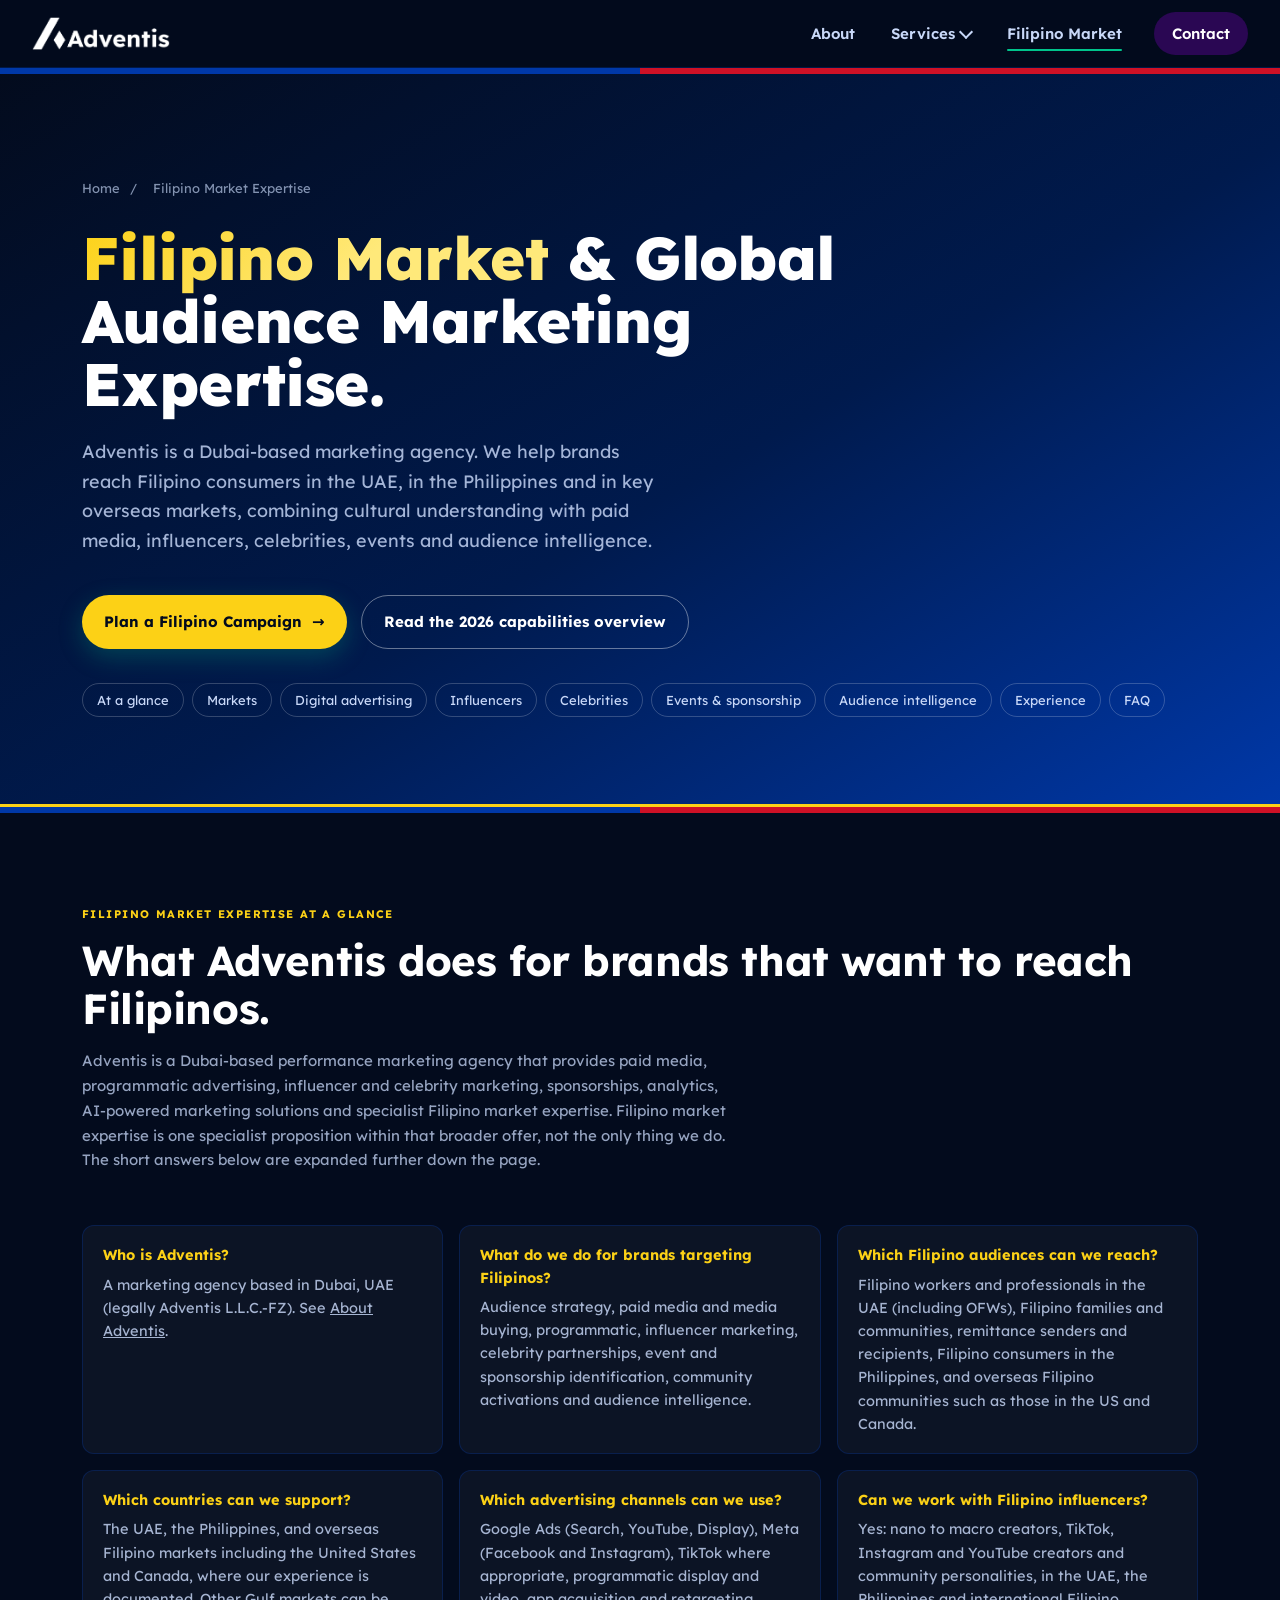
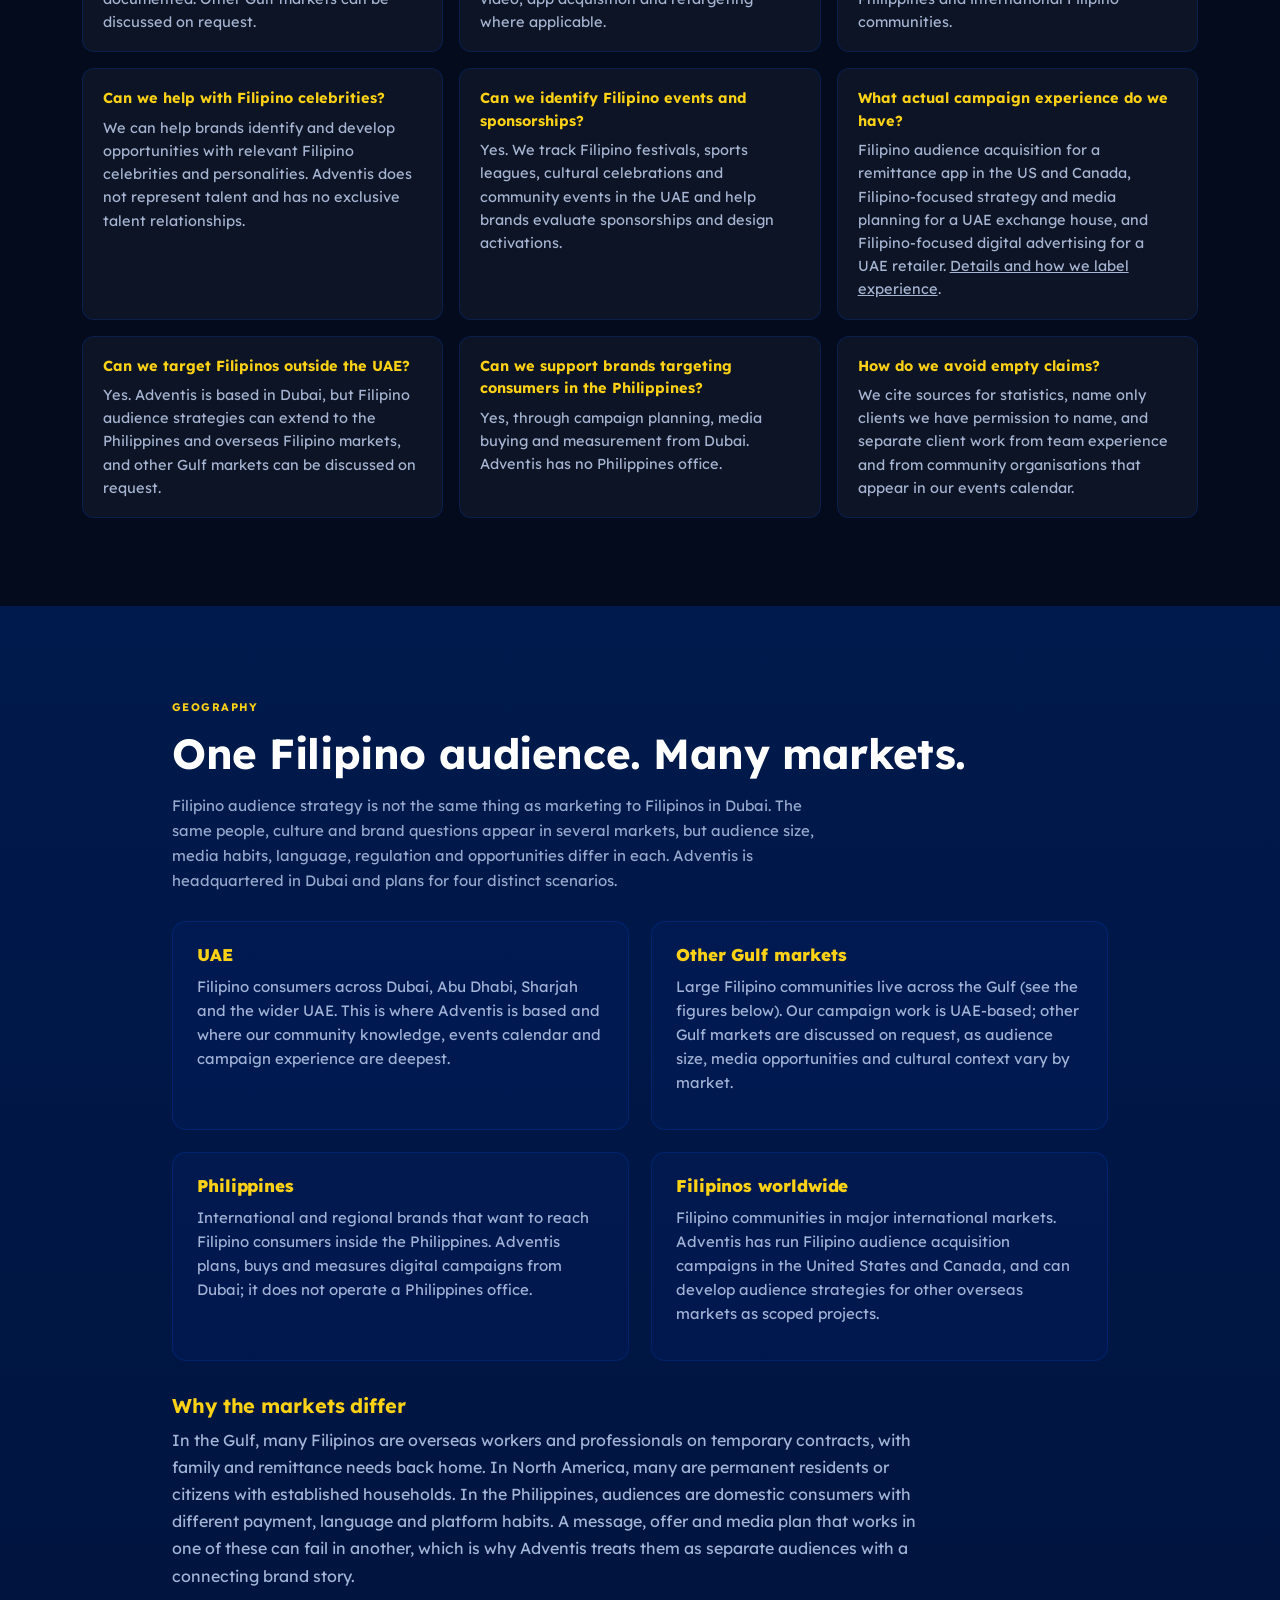
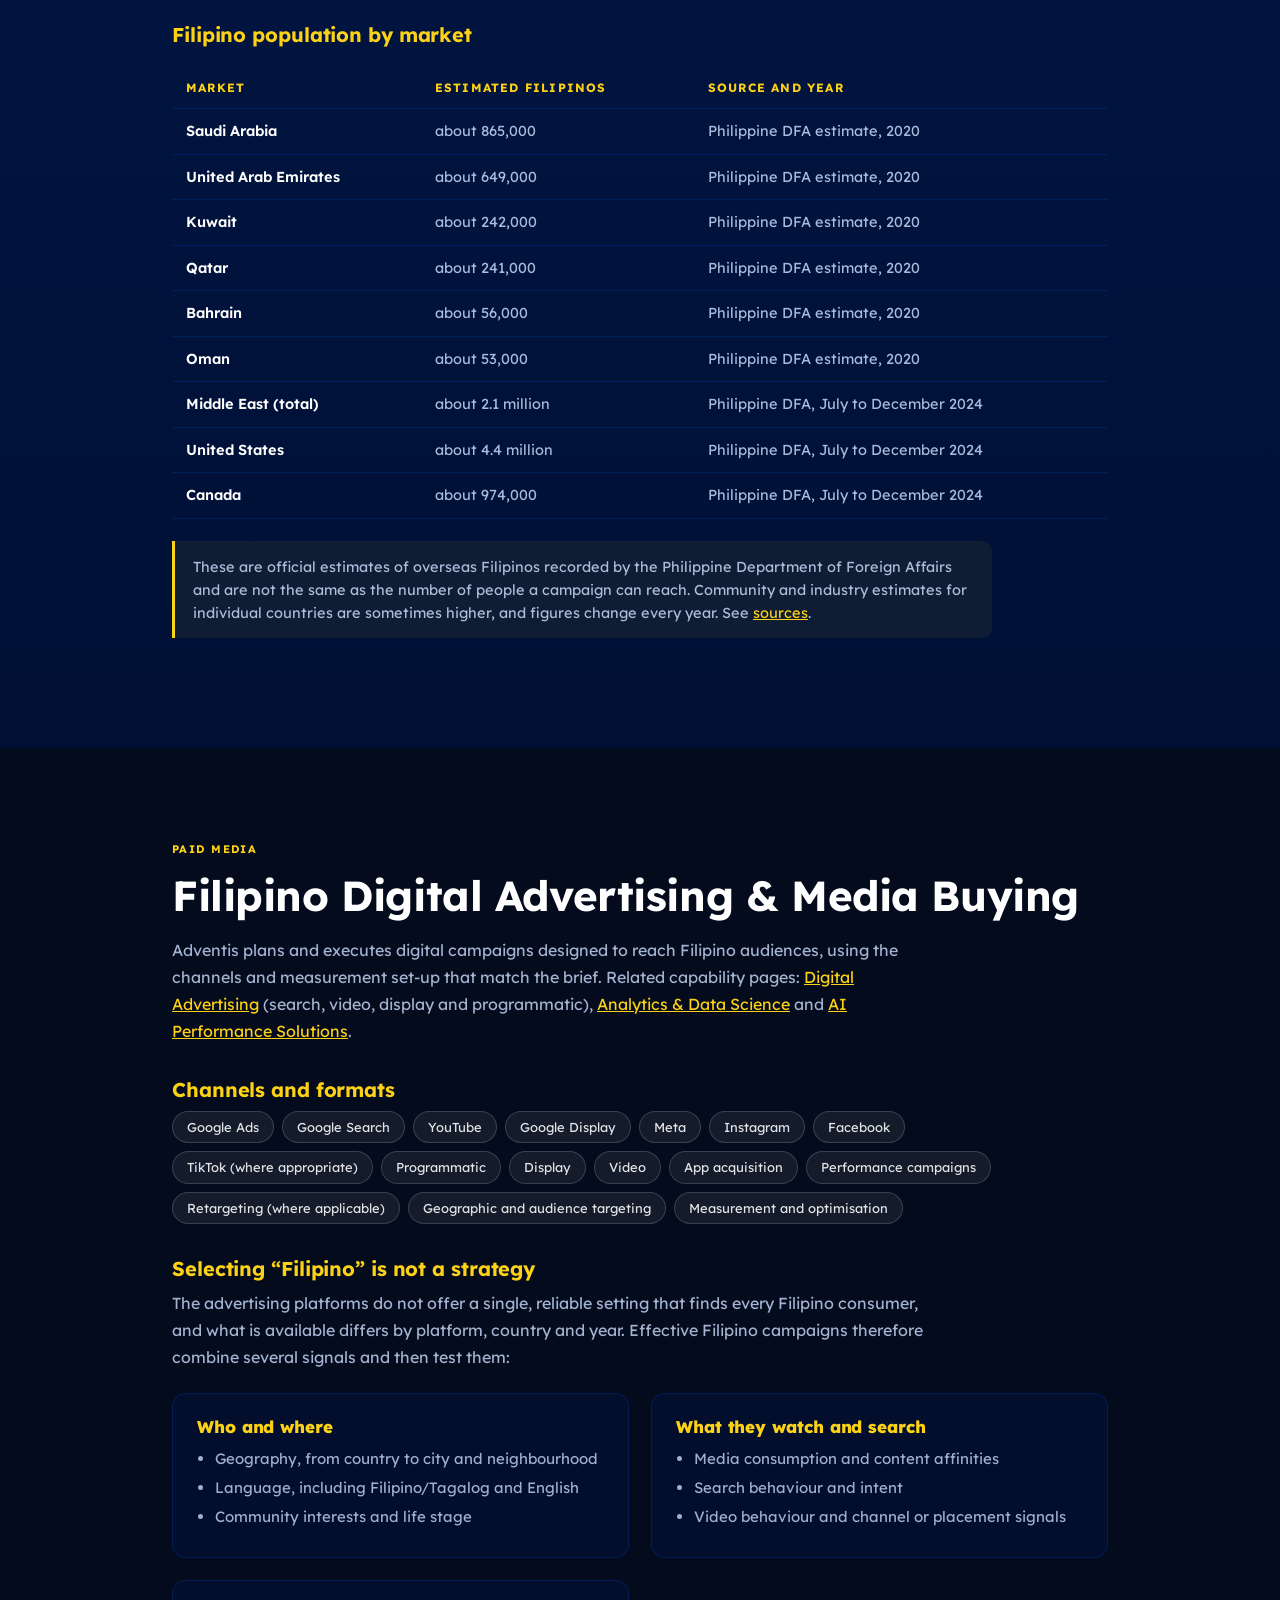
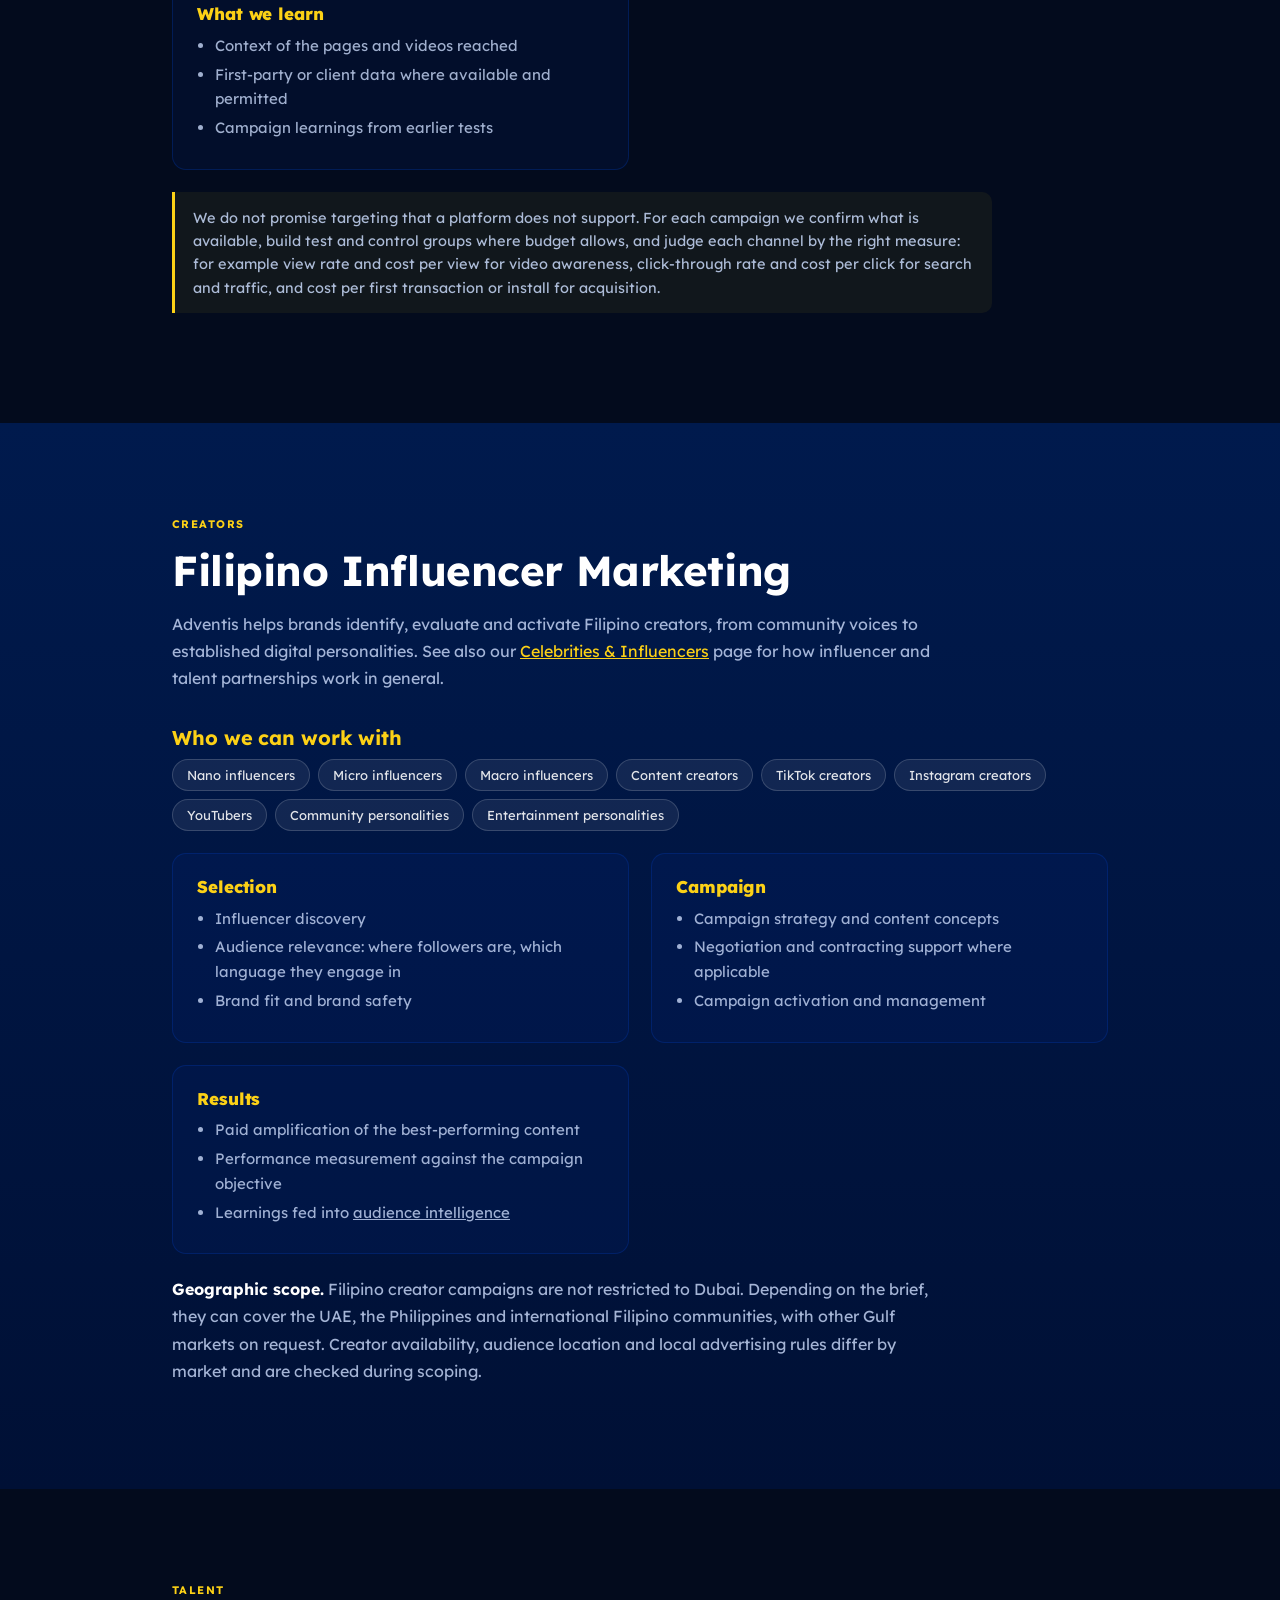
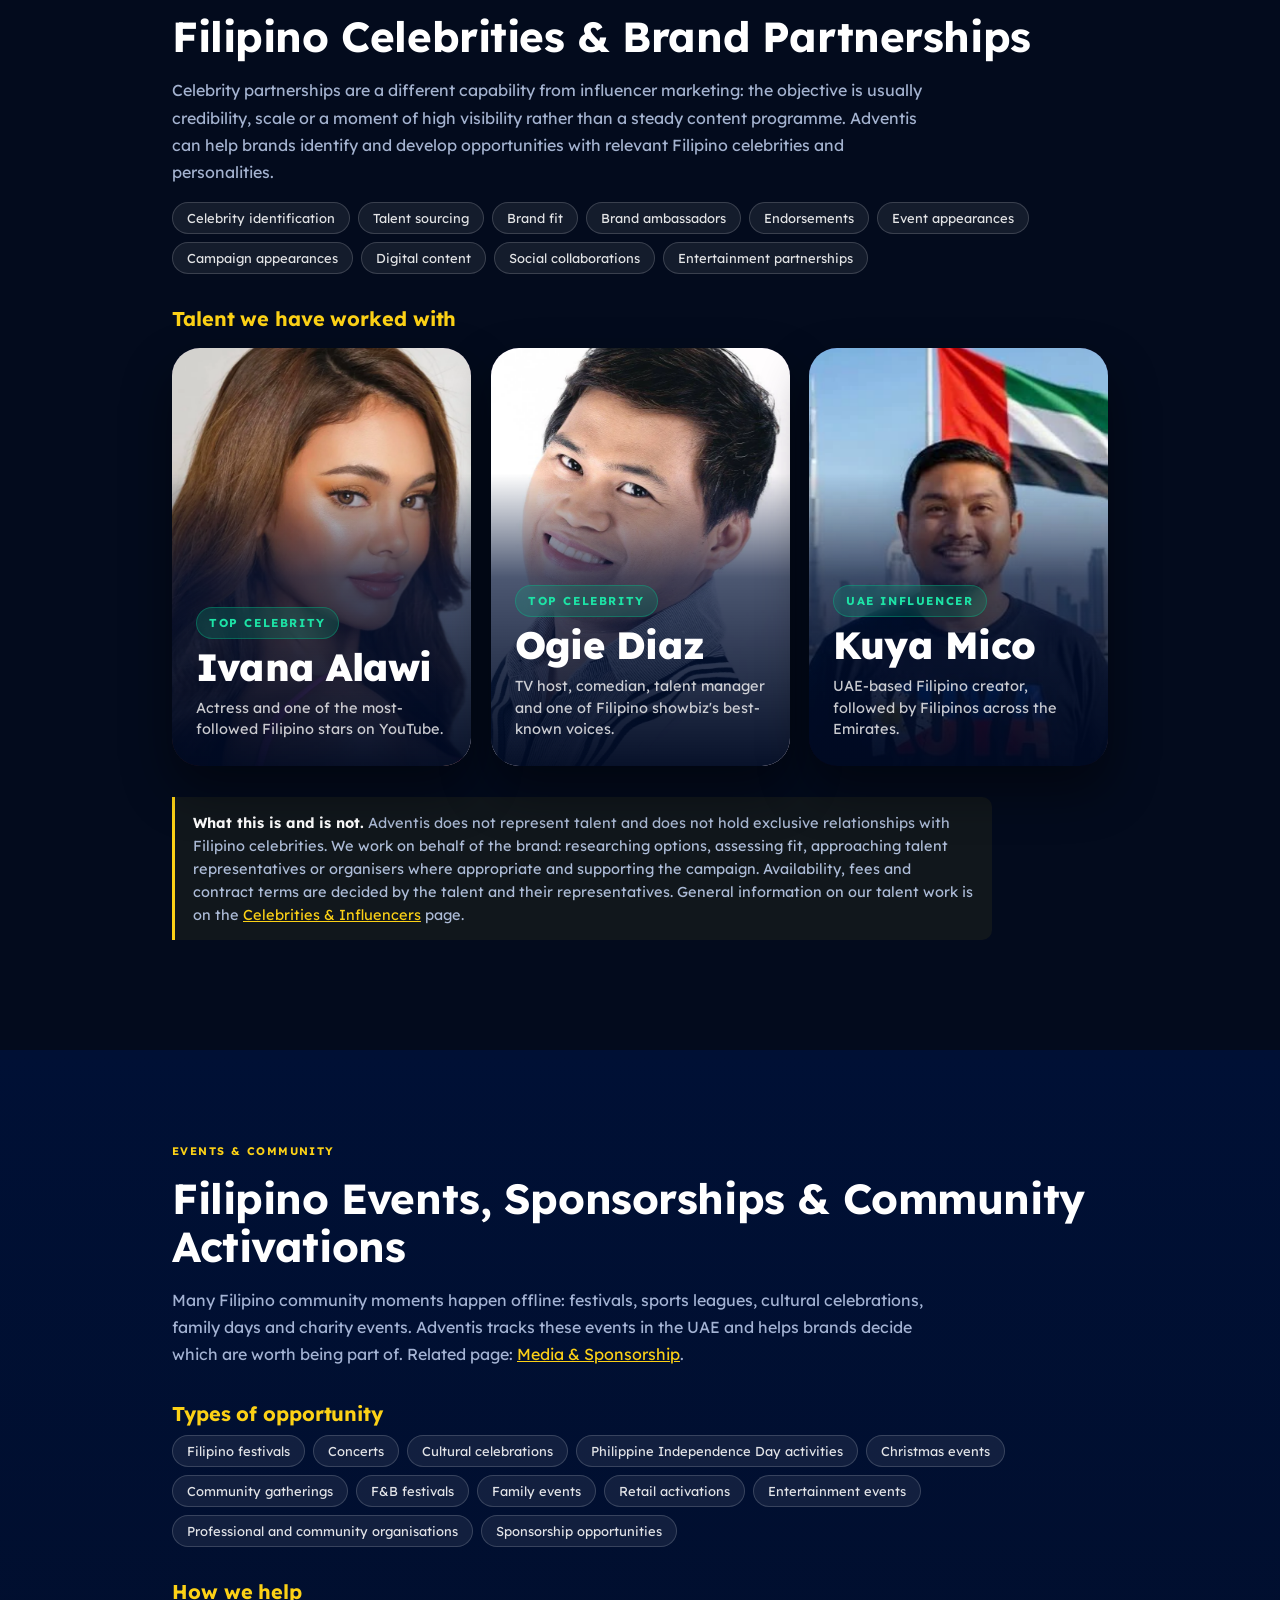
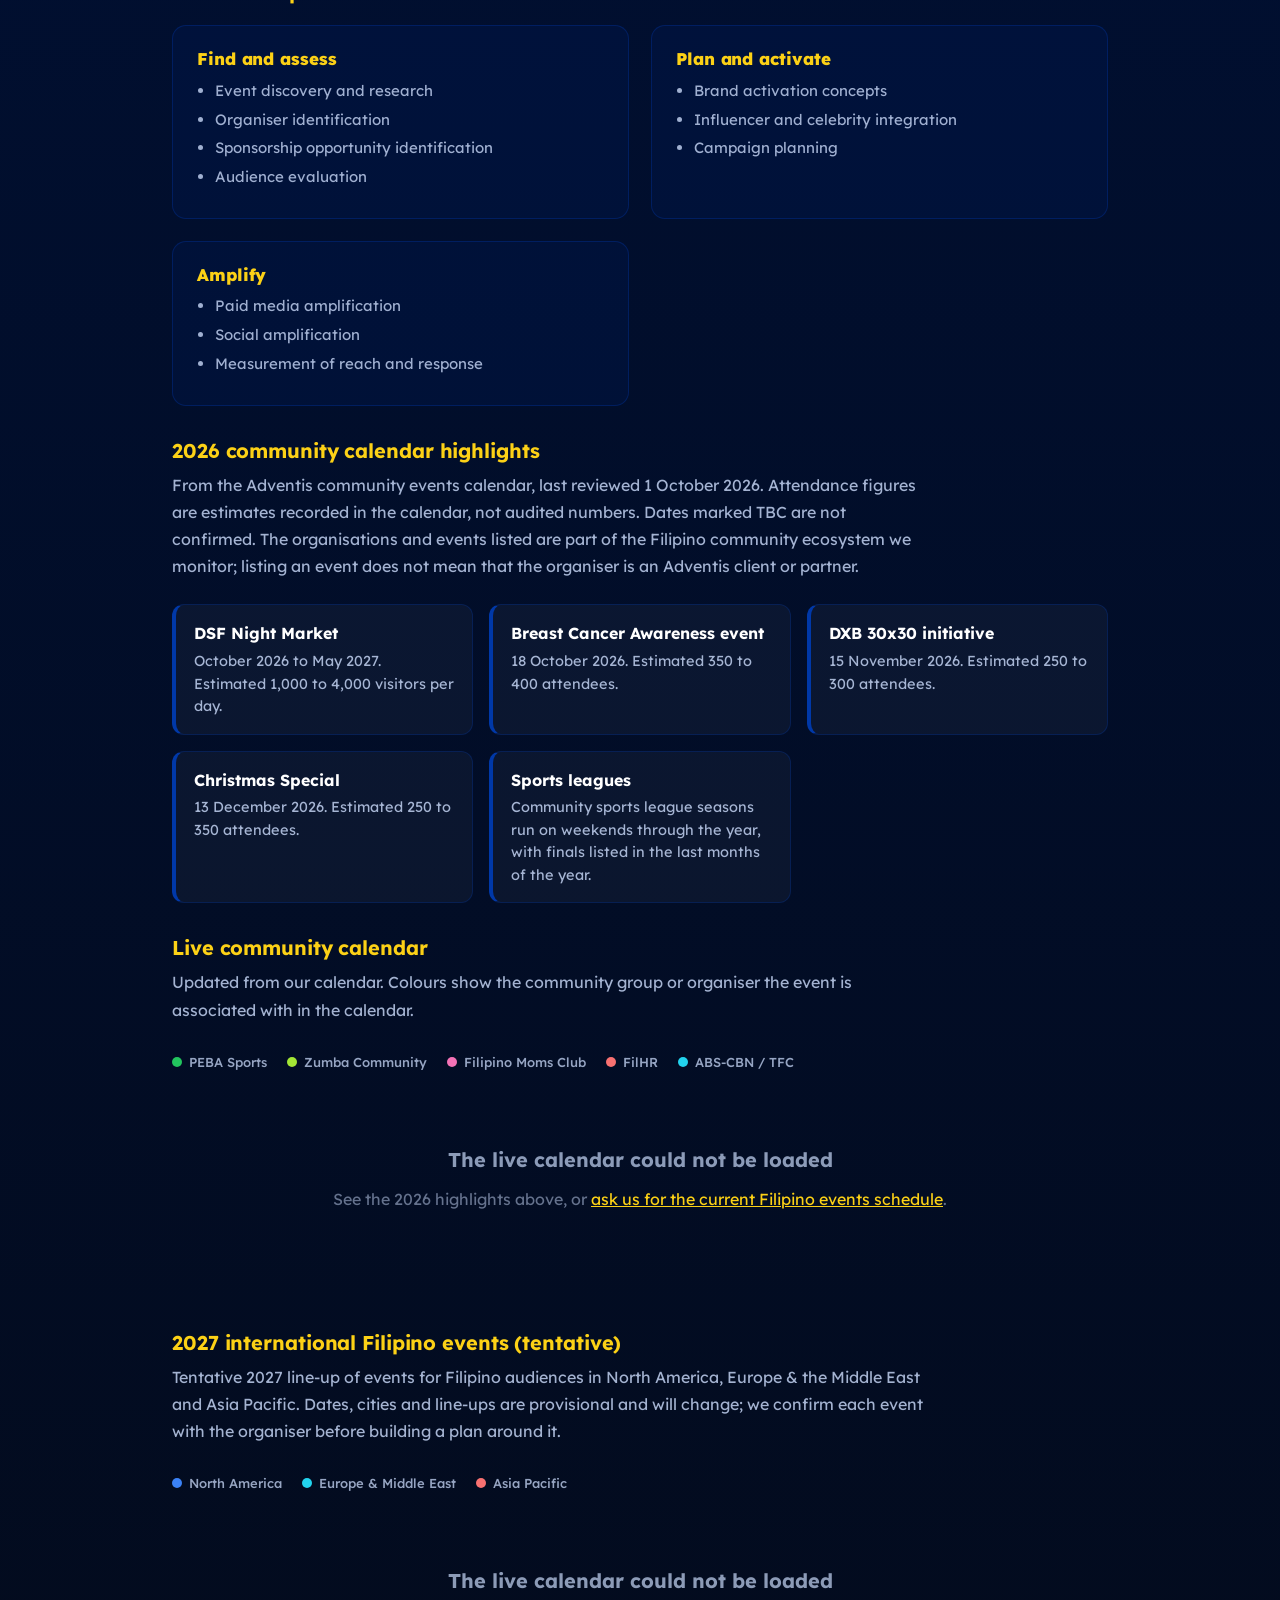
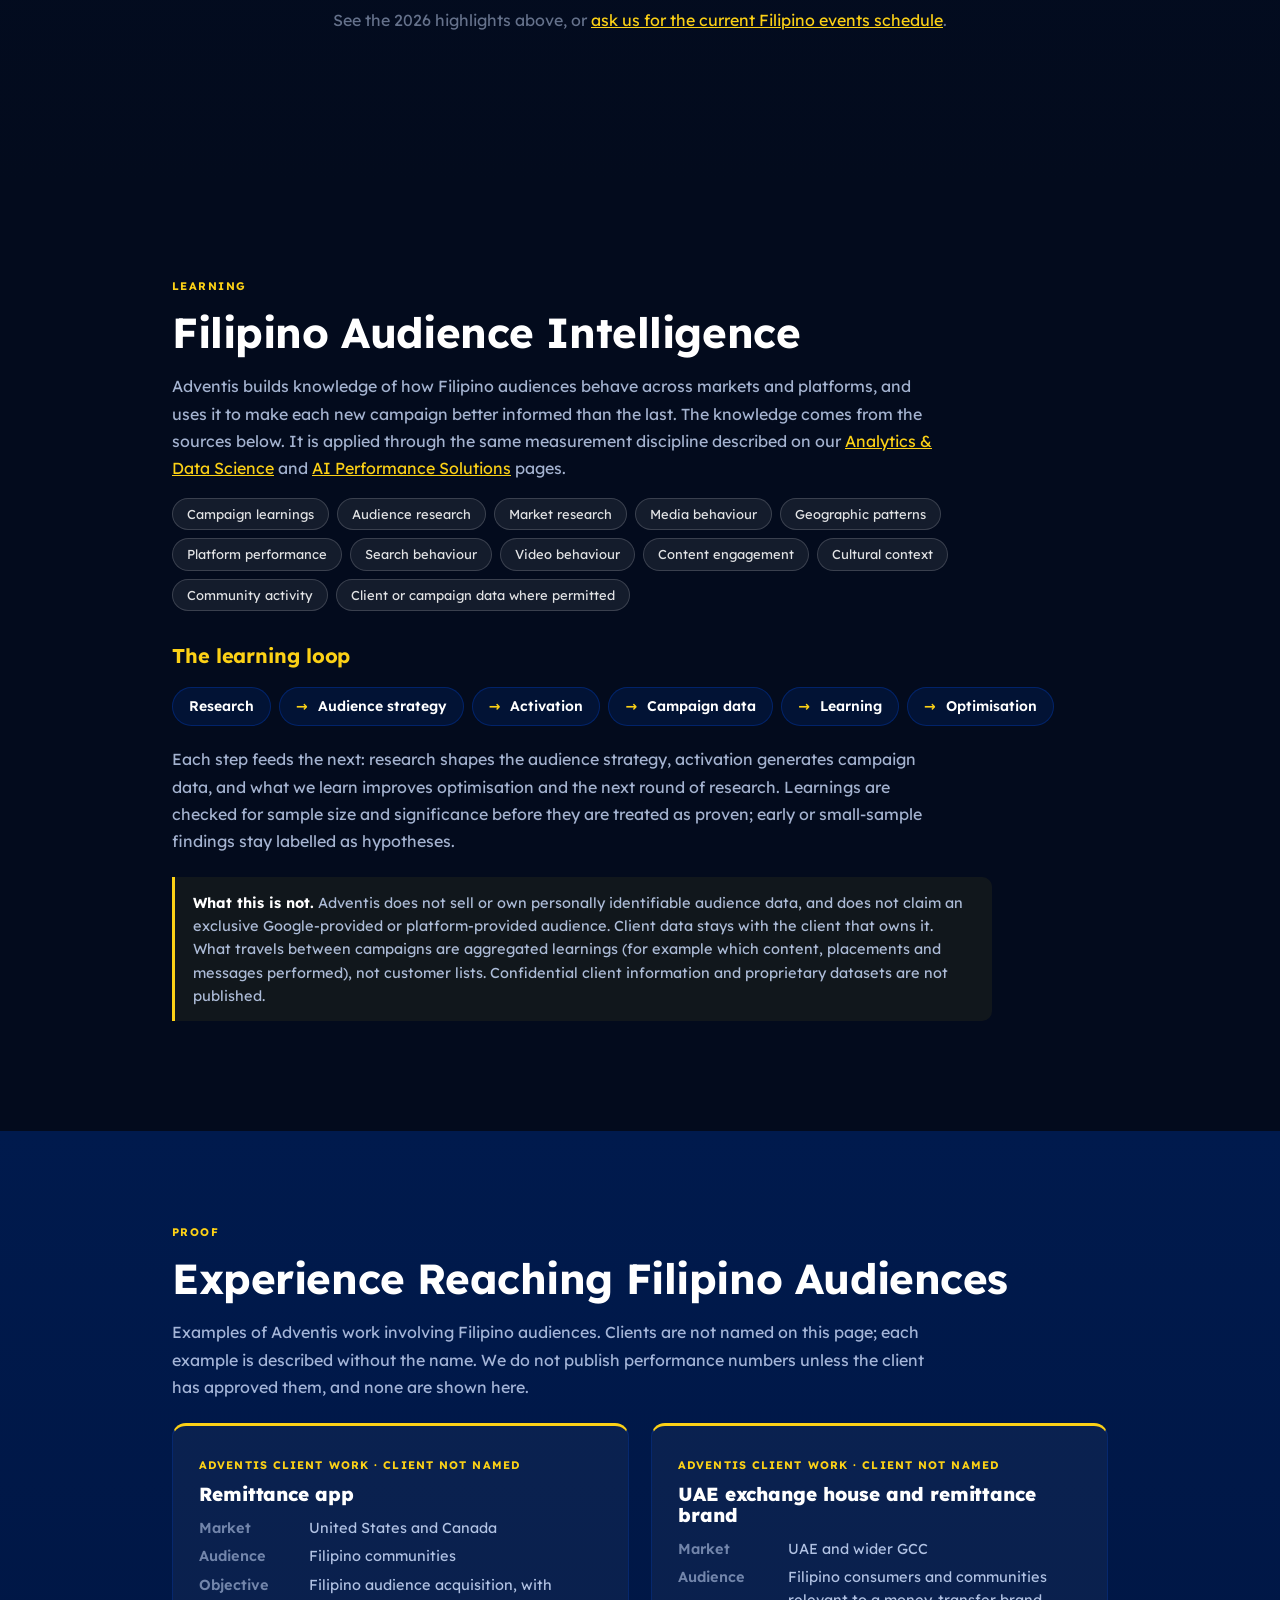
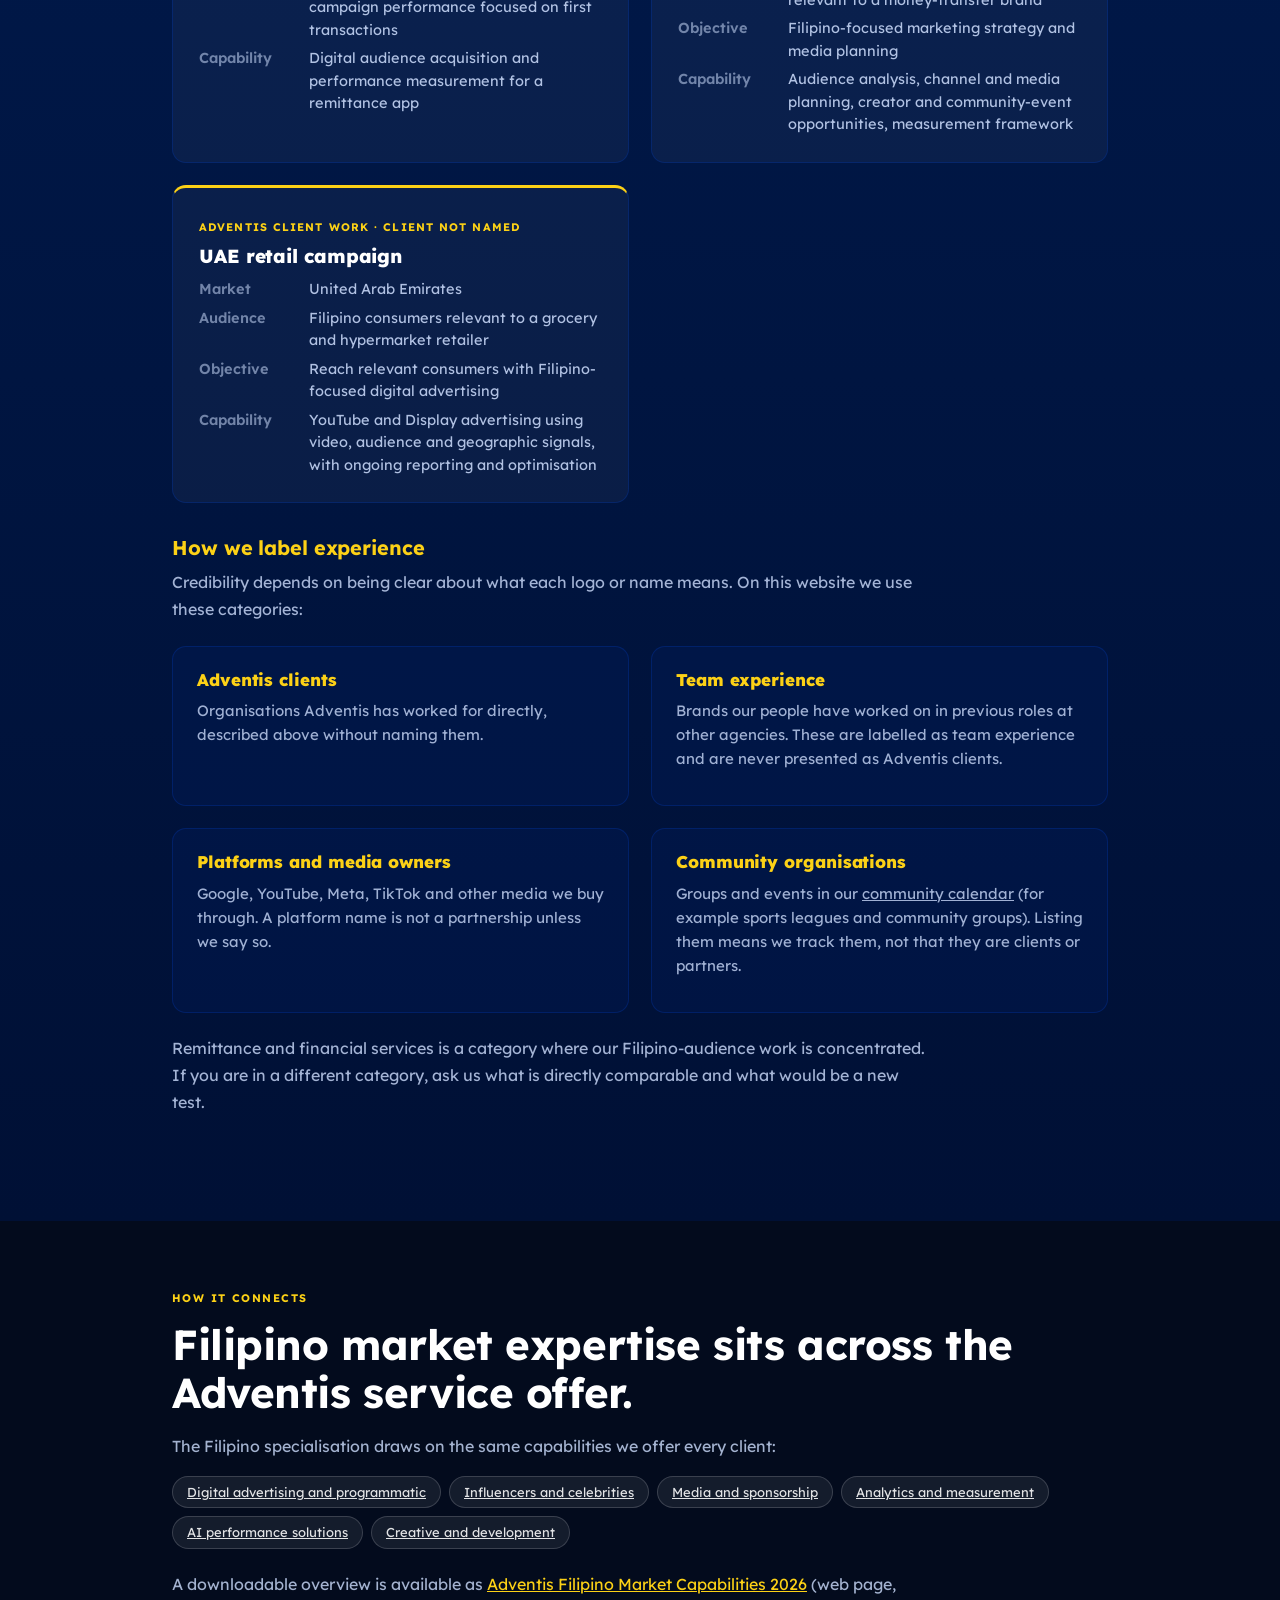
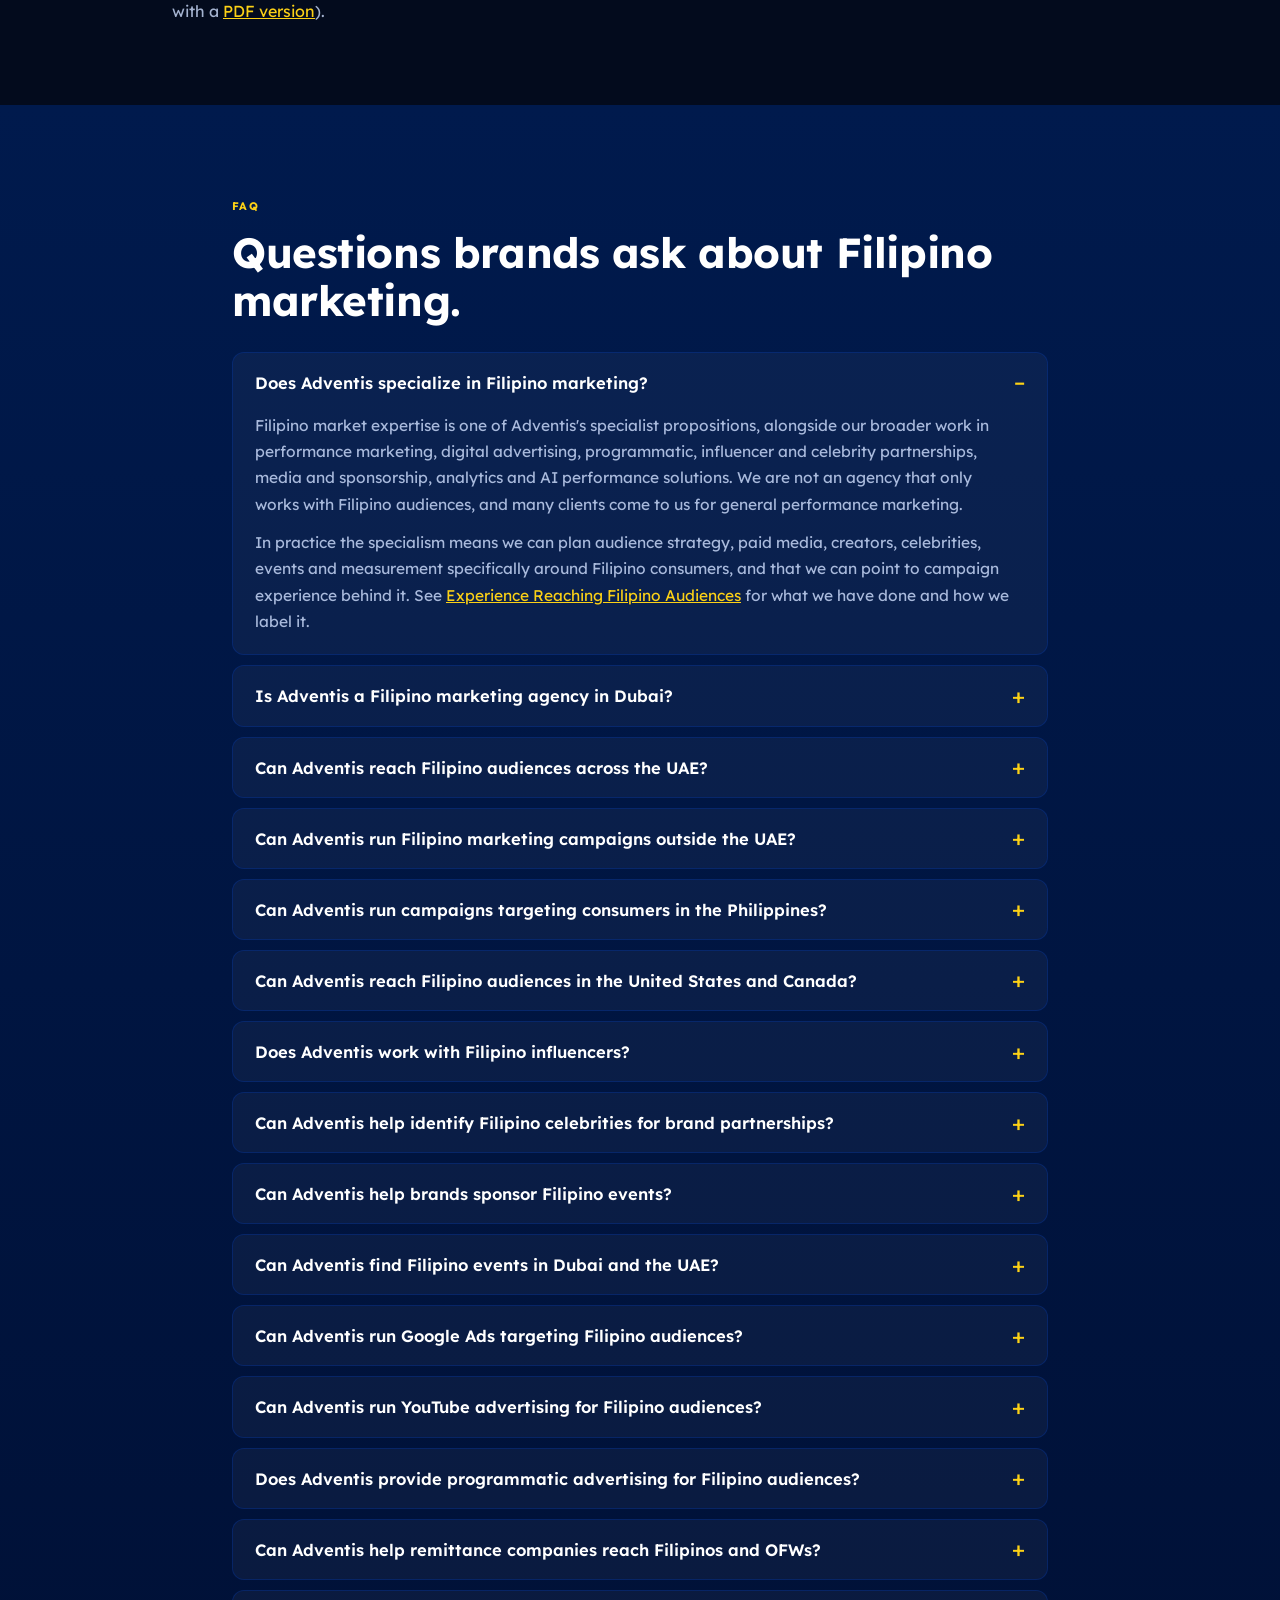
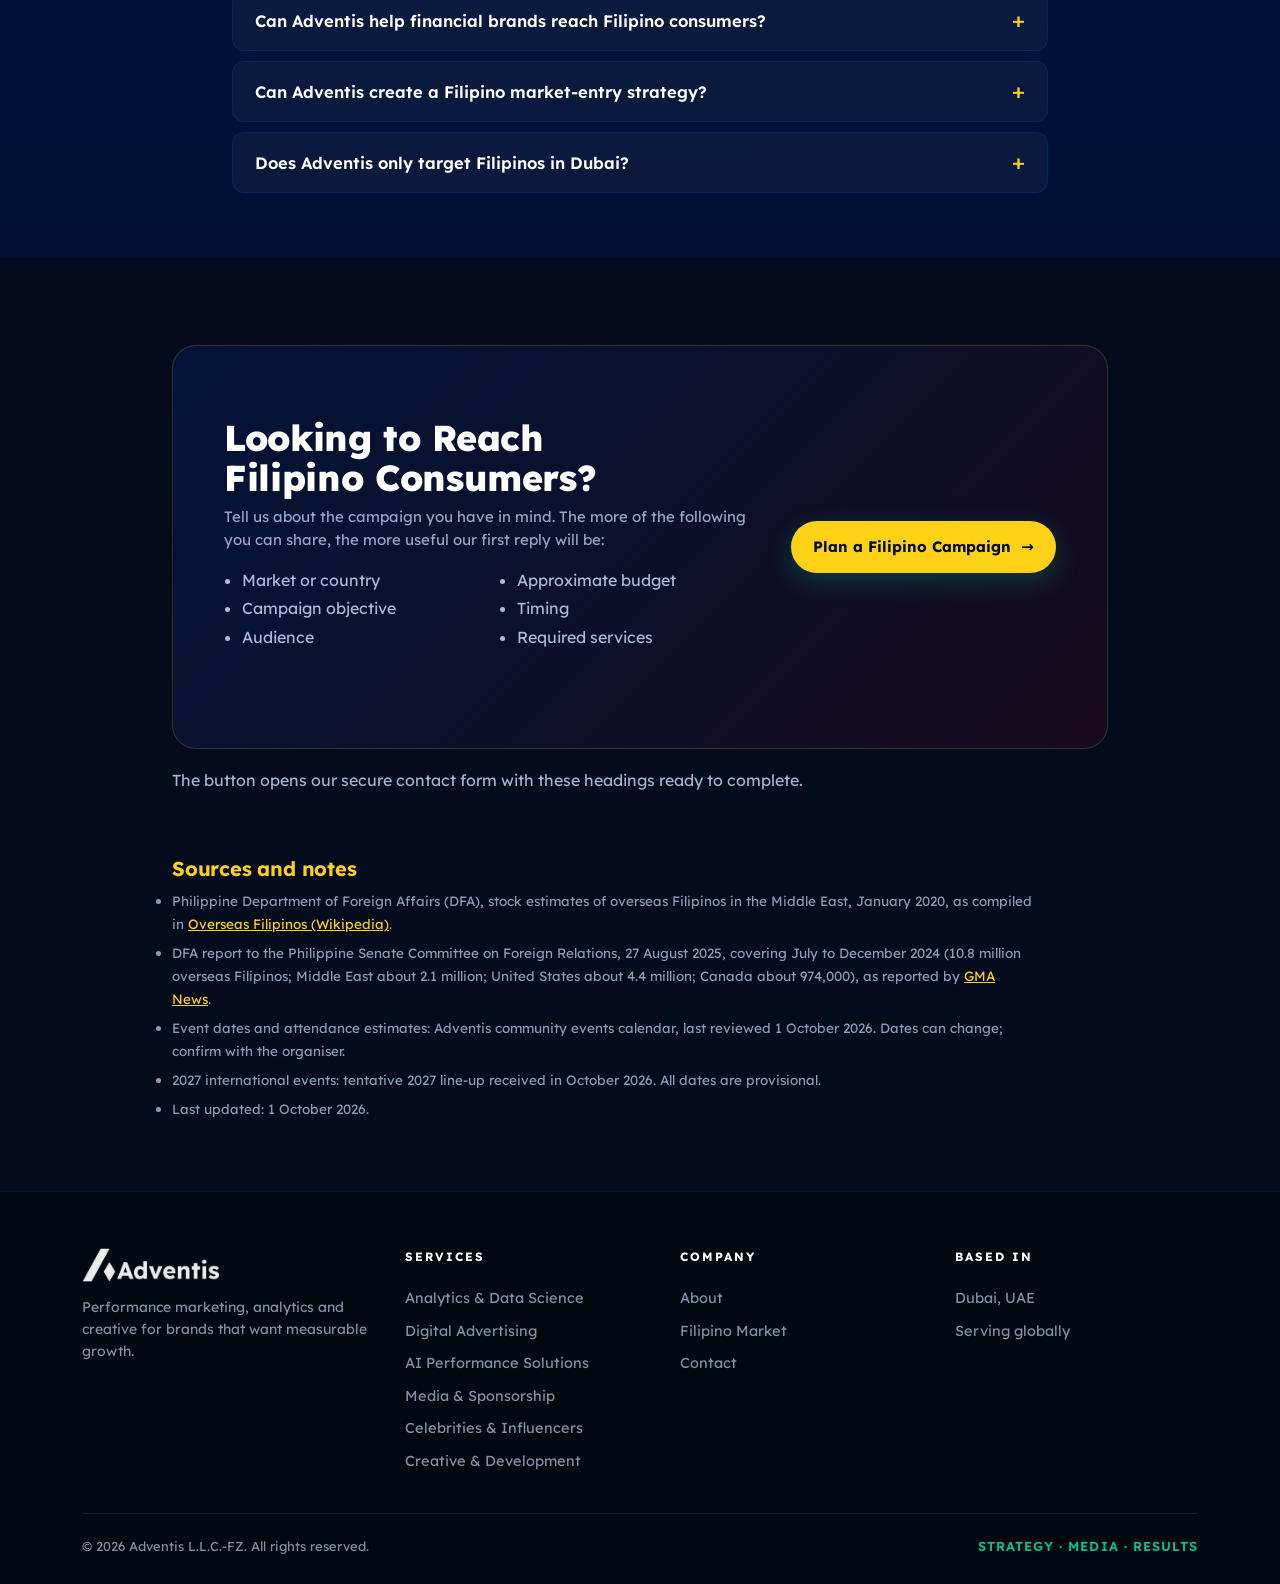
<file: filipinos.html>
<!DOCTYPE html>
<html lang="en">
<head>
  <meta charset="UTF-8" />
  <meta name="viewport" content="width=device-width, initial-scale=1" />
  <title>Filipino Market & Global Audience Marketing | Adventis Dubai</title>
  <meta name="description" content="Dubai-based Adventis helps brands reach Filipino audiences in the UAE, the Philippines and overseas Filipino markets: paid media, influencers, celebrities, events and audience intelligence." />
  <meta name="robots" content="index, follow, max-image-preview:large" />
  <link rel="canonical" href="https://adventishub.com/filipinos.html" />

  <meta property="og:type" content="website" />
  <meta property="og:site_name" content="Adventis" />
  <meta property="og:title" content="Filipino Market &amp; Global Audience Marketing Expertise | Adventis" />
  <meta property="og:description" content="Reach Filipino audiences in the UAE, the Philippines and key overseas markets. Paid media, influencers, celebrities, events and audience intelligence from Dubai-based Adventis." />
  <meta property="og:image" content="https://adventishub.com/images/adventis-preview.png" />
  <meta property="og:url" content="https://adventishub.com/filipinos.html" />
  <meta name="twitter:card" content="summary_large_image" />
  <meta name="twitter:title" content="Filipino Market &amp; Global Audience Marketing Expertise | Adventis" />
  <meta name="twitter:description" content="Reach Filipino audiences in the UAE, the Philippines and overseas Filipino markets, from Dubai-based Adventis." />
  <meta name="twitter:image" content="https://adventishub.com/images/adventis-preview.png" />
  <meta name="theme-color" content="#0038A8" />

  <link rel="icon" type="image/png" href="favicon.png" />
  <link rel="preconnect" href="https://fonts.googleapis.com" />
  <link rel="preconnect" href="https://fonts.gstatic.com" crossorigin />
  <link href="https://fonts.googleapis.com/css2?family=Lexend:wght@300;400;500;600;700;800&display=swap" rel="stylesheet" />
  <link rel="stylesheet" href="styles.css?v=20261124a" />

  <style>
    /* ===== Philippine flag palette ===== */
    :root {
      --ph-blue:  #0038A8;
      --ph-red:   #CE1126;
      --ph-gold:  #FCD116;
      --ph-navy:  #001F5B;
      --ph-dark:  #030B1D;
    }

    body.svc-filipinos {
      background: var(--ph-dark);
      color: #fff;
    }

    /* Header */
    body.svc-filipinos header.site {
      background: rgba(3,11,29,0.96);
      border-bottom-color: rgba(0,56,168,0.3);
      backdrop-filter: blur(12px);
    }
    /* Make logo visible on dark background */
    body.svc-filipinos header.site .logo img {
      filter: brightness(0) invert(1);
    }
    body.svc-filipinos header.site nav a,
    body.svc-filipinos header.site .dropbtn {
      color: #c8d8f8;
    }
    body.svc-filipinos header.site nav a:hover { color: #fff; }
    body.svc-filipinos header.site .dropdown-content {
      background: #001A4D;
      border-color: rgba(0,56,168,0.4);
    }
    body.svc-filipinos header.site .dropdown-content a { color: #c8d8f8; }
    body.svc-filipinos header.site .dropdown-content a:hover { color: var(--ph-gold); background: rgba(0,56,168,0.2); }

    /* Drawer */
    body.svc-filipinos .drawer { background: #001035; }
    body.svc-filipinos .drawer a { color: #c8d8f8; }
    body.svc-filipinos .drawer summary { color: #c8d8f8; }

    /* Scroll progress */
    body.svc-filipinos .scroll-progress span { background: var(--ph-gold); }

    /* Filipino nav badge — used on this page (other pages use inline style) */
    .nav-ph-badge {
      display: inline-flex;
      align-items: center;
      gap: 5px;
      background: var(--ph-blue) !important;
      color: var(--ph-gold) !important;
      padding: 5px 14px;
      border-radius: 20px;
      font-weight: 700;
      font-size: 13px;
      text-decoration: none !important;
      white-space: nowrap;
      transition: background 0.2s;
    }
    .nav-ph-badge:hover { background: #0044cc !important; }

    /* ── Hero ── */
    .hero-ph {
      position: relative;
      overflow: hidden;
      padding: 110px 0 90px;
      background: linear-gradient(150deg, #030B1D 0%, #001A4D 55%, #0038A8 100%);
    }
    /* Top stripe: blue | red */
    .hero-ph::before {
      content: '';
      position: absolute;
      top: 0; left: 0; right: 0;
      height: 6px;
      background: linear-gradient(90deg, var(--ph-blue) 50%, var(--ph-red) 50%);
    }
    /* Bottom gold line */
    .hero-ph::after {
      content: '';
      position: absolute;
      bottom: 0; left: 0; right: 0;
      height: 3px;
      background: var(--ph-gold);
    }
    .hero-ph-flag {
      position: absolute;
      right: max(-40px, -4vw);
      top: 50%;
      transform: translateY(-50%);
      font-size: clamp(160px, 20vw, 300px);
      opacity: 0.06;
      pointer-events: none;
      line-height: 1;
      user-select: none;
    }
    .hero-ph .breadcrumbs {
      font-size: 13px;
      color: rgba(200,216,248,0.65);
      margin-bottom: 28px;
    }
    .hero-ph .breadcrumbs a { color: inherit; text-decoration: none; }
    .hero-ph .breadcrumbs a:hover { color: #fff; }
    .hero-ph .breadcrumbs span { margin: 0 6px; }
    .hero-ph h1 {
      font-size: clamp(38px, 6.5vw, 72px);
      font-weight: 800;
      color: #fff;
      line-height: 1.05;
      margin-bottom: 22px;
      max-width: 700px;
    }
    .hero-ph h1 .grad-ph {
      background: linear-gradient(135deg, var(--ph-gold) 0%, #ffe97a 60%);
      -webkit-background-clip: text;
      -webkit-text-fill-color: transparent;
      background-clip: text;
    }
    .hero-ph .lead {
      font-size: clamp(16px, 1.4vw, 20px);
      color: rgba(200,216,248,0.82);
      max-width: 580px;
      line-height: 1.65;
      margin-bottom: 40px;
    }
    .trusted-strip {
      display: flex;
      align-items: center;
      gap: 8px;
      flex-wrap: wrap;
    }
    .trusted-strip .label {
      font-size: 13px;
      font-weight: 700;
      color: var(--ph-gold);
      margin-right: 4px;
    }
    .brand-pill {
      background: rgba(255,255,255,0.08);
      border: 1px solid rgba(255,255,255,0.14);
      color: rgba(255,255,255,0.82);
      padding: 4px 14px;
      border-radius: 20px;
      font-size: 12px;
      font-weight: 500;
    }

    /* ── Stripe divider ── */
    .ph-stripe {
      height: 6px;
      background: linear-gradient(90deg, var(--ph-blue) 50%, var(--ph-red) 50%);
    }

    /* ── Shared section styles ── */
    .ph-section {
      padding: 88px 0;
      background: var(--ph-dark);
    }
    .ph-section-navy {
      padding: 88px 0;
      background: linear-gradient(180deg, #001A4D 0%, #001035 100%);
    }
    .ph-section-events {
      padding: 88px 0;
      background: linear-gradient(180deg, #001035 0%, var(--ph-dark) 100%);
    }

    .ph-eyebrow {
      display: inline-block;
      font-size: 11px;
      font-weight: 700;
      letter-spacing: 0.13em;
      text-transform: uppercase;
      color: var(--ph-gold);
      margin-bottom: 14px;
    }
    .ph-h2 {
      font-size: clamp(26px, 3.5vw, 42px);
      font-weight: 700;
      color: #fff;
      line-height: 1.15;
      margin-bottom: 16px;
    }
    .ph-p {
      color: rgba(200,216,248,0.75);
      font-size: clamp(15px, 1.1vw, 17px);
      max-width: 660px;
      line-height: 1.65;
      margin-bottom: 52px;
    }

    /* ── Expertise cards ── */
    .expertise-grid {
      display: grid;
      grid-template-columns: repeat(auto-fit, minmax(280px, 1fr));
      gap: 24px;
    }
    .expertise-card {
      background: rgba(0,56,168,0.10);
      border: 1px solid rgba(0,56,168,0.35);
      border-top: 3px solid var(--ph-blue);
      border-radius: 16px;
      padding: 34px 28px;
      transition: border-top-color 0.25s, transform 0.25s, box-shadow 0.25s;
    }
    .expertise-card:hover {
      border-top-color: var(--ph-gold);
      transform: translateY(-6px);
      box-shadow: 0 20px 40px rgba(0,0,0,0.3);
    }
    .expertise-card .card-icon {
      display: block;
      width: 52px;
      height: 52px;
      margin-bottom: 22px;
      color: var(--ph-gold);
    }
    .expertise-card .card-icon svg {
      width: 100%;
      height: 100%;
    }
    .expertise-card h3 {
      font-size: 20px;
      font-weight: 700;
      color: var(--ph-gold);
      margin-bottom: 12px;
    }
    .expertise-card p {
      color: rgba(200,216,248,0.78);
      font-size: 15px;
      line-height: 1.65;
    }

    /* ── Stats row ── */
    .stats-grid {
      display: grid;
      grid-template-columns: repeat(auto-fit, minmax(180px, 1fr));
      gap: 32px;
      text-align: center;
    }
    .stat-item .stat-number {
      font-size: clamp(38px, 5.5vw, 60px);
      font-weight: 800;
      color: var(--ph-gold);
      line-height: 1;
    }
    .stat-item .stat-label {
      color: rgba(200,216,248,0.7);
      margin-top: 10px;
      font-size: 15px;
      line-height: 1.4;
    }

    /* ── Events calendar ── */
    .events-grid {
      display: grid;
      grid-template-columns: repeat(auto-fill, minmax(300px, 1fr));
      gap: 20px;
      margin-top: 44px;
    }
    .event-card {
      background: rgba(255,255,255,0.04);
      border: 1px solid rgba(0,56,168,0.28);
      border-left: 4px solid var(--ph-blue);
      border-radius: 12px;
      padding: 26px 24px;
      transition: border-left-color 0.2s, transform 0.2s;
    }
    .event-card:hover {
      border-left-color: var(--ph-gold);
      transform: translateX(4px);
    }
    .event-date-badge {
      display: inline-block;
      background: var(--ph-blue);
      color: var(--ph-gold);
      font-size: 11px;
      font-weight: 700;
      letter-spacing: 0.08em;
      text-transform: uppercase;
      padding: 4px 12px;
      border-radius: 20px;
      margin-bottom: 14px;
    }
    .event-name {
      font-size: 17px;
      font-weight: 700;
      color: #fff;
      margin-bottom: 8px;
      line-height: 1.3;
    }
    .event-location {
      font-size: 13px;
      color: rgba(200,216,248,0.6);
      margin-bottom: 10px;
    }
    .event-desc {
      font-size: 14px;
      color: rgba(200,216,248,0.72);
      line-height: 1.55;
    }
    .event-link {
      display: inline-block;
      margin-top: 14px;
      font-size: 13px;
      font-weight: 600;
      color: var(--ph-gold);
      text-decoration: none;
    }
    .event-link:hover { text-decoration: underline; }

    .events-state {
      text-align: center;
      padding: 64px 20px;
    }
    .events-state p {
      color: rgba(200,216,248,0.5);
      font-size: 16px;
      margin-top: 12px;
    }
    .events-state strong {
      display: block;
      color: rgba(200,216,248,0.7);
      font-size: 20px;
      margin-bottom: 8px;
    }
    .spinner {
      width: 40px;
      height: 40px;
      border: 3px solid rgba(0,56,168,0.3);
      border-top-color: var(--ph-gold);
      border-radius: 50%;
      animation: ph-spin 0.8s linear infinite;
      margin: 0 auto 16px;
    }
    @keyframes ph-spin { to { transform: rotate(360deg); } }

    /* ── CTA band override ── */
    body.svc-filipinos .cta-band {
      background: linear-gradient(135deg, rgba(0,56,168,0.2) 0%, rgba(206,17,38,0.1) 100%);
      border: 1px solid rgba(252,209,22,0.18);
    }
    body.svc-filipinos .cta-band h2 { color: #fff; }
    body.svc-filipinos .cta-band p { color: rgba(200,216,248,0.75); }
    body.svc-filipinos .btn {
      background: var(--ph-gold);
      color: #030B1D;
    }
    body.svc-filipinos .btn:hover { background: #ffe040; }

    /* ── Footer override ── */
    body.svc-filipinos footer.site {
      background: #020810;
      border-top: 1px solid rgba(0,56,168,0.25);
    }
    body.svc-filipinos footer.site h5 { color: #fff; }
    body.svc-filipinos footer.site a,
    body.svc-filipinos footer.site p,
    body.svc-filipinos footer.site span { color: rgba(200,216,248,0.65); }
    body.svc-filipinos footer.site a:hover { color: var(--ph-gold); }
    body.svc-filipinos footer.site .bottom { border-top-color: rgba(0,56,168,0.2); }

    /* ── Legend strip ── */
    .legend-strip {
      display: flex;
      flex-wrap: wrap;
      gap: 12px 20px;
      margin-top: 28px;
      margin-bottom: 8px;
    }
    .legend-item {
      display: flex;
      align-items: center;
      gap: 7px;
      font-size: 13px;
      color: rgba(200,216,248,0.75);
      font-weight: 500;
    }
    .legend-dot {
      width: 10px;
      height: 10px;
      border-radius: 50%;
      flex-shrink: 0;
    }

    /* ── Month groups ── */
    .month-group { margin-top: 52px; }
    .month-label {
      display: flex;
      align-items: center;
      gap: 16px;
      margin-bottom: 20px;
    }
    .month-label span {
      font-size: 13px;
      font-weight: 700;
      letter-spacing: 0.1em;
      text-transform: uppercase;
      color: var(--ph-gold);
      background: rgba(252,209,22,0.1);
      border: 1px solid rgba(252,209,22,0.25);
      padding: 5px 16px;
      border-radius: 20px;
      white-space: nowrap;
    }
    .month-label::after {
      content: '';
      flex: 1;
      height: 1px;
      background: rgba(0,56,168,0.3);
    }

    /* ── Responsive ── */
    @media (max-width:640px) {
      .expertise-grid,
      .events-grid { grid-template-columns: 1fr; }
      .stats-grid { grid-template-columns: repeat(2, 1fr); }
    }
  
    /* ===== Authority-page additions (Oct 2026) ===== */
    .ph-wrap{max-width:1000px}
    .ph-h3{font-size:20px;font-weight:700;color:var(--ph-gold);margin:34px 0 10px}
    .ph-body{color:rgba(200,216,248,0.82);font-size:16px;line-height:1.7;max-width:760px;margin-bottom:16px}
    .ph-body a, .ph-note a, .faq-a a, .sources a{color:var(--ph-gold)}
    .ph-hero-ctas{display:flex;flex-wrap:wrap;gap:14px;margin:0 0 34px}
    body.svc-filipinos .btn.ghost{background:transparent;color:#fff;border:1px solid rgba(255,255,255,.4);box-shadow:none}
    body.svc-filipinos .btn.ghost:hover{background:rgba(255,255,255,.08);border-color:#fff}
    .ph-pills{display:flex;flex-wrap:wrap;gap:8px;list-style:none;margin:6px 0 22px;padding:0}
    .ph-pills li{background:rgba(255,255,255,0.07);border:1px solid rgba(255,255,255,0.16);color:rgba(255,255,255,.88);padding:5px 14px;border-radius:20px;font-size:13px}
    .ph-cols{display:grid;grid-template-columns:repeat(auto-fit,minmax(300px,1fr));gap:22px;margin:22px 0}
    .ph-box{background:rgba(0,56,168,0.10);border:1px solid rgba(0,56,168,0.35);border-radius:14px;padding:24px 24px}
    .ph-box h3{font-size:17px;color:var(--ph-gold);margin-bottom:10px}
    .ph-box p{color:rgba(200,216,248,0.8);font-size:15px;line-height:1.6;margin-bottom:10px}
    .ph-box ul{margin:8px 0 0 18px;color:rgba(200,216,248,0.8);font-size:15px;line-height:1.65}
    .ph-box li{margin-bottom:4px}
    .ph-note{border-left:3px solid var(--ph-gold);background:rgba(252,209,22,0.06);padding:14px 18px;border-radius:0 10px 10px 0;color:rgba(200,216,248,0.85);font-size:14.5px;line-height:1.6;max-width:820px;margin:22px 0}
    .glance{display:grid;grid-template-columns:repeat(auto-fit,minmax(310px,1fr));gap:16px;margin-top:10px}
    .glance div{background:rgba(255,255,255,0.04);border:1px solid rgba(0,56,168,0.3);border-radius:12px;padding:18px 20px}
    .glance dt{font-weight:700;color:var(--ph-gold);font-size:14.5px;margin-bottom:6px}
    .glance dd{color:rgba(200,216,248,0.82);font-size:14.5px;line-height:1.6}
    .ph-table-wrap{overflow-x:auto;margin:22px 0}
    table.ph-table{border-collapse:collapse;width:100%;min-width:640px;font-size:14.5px}
    .ph-table th,.ph-table td{padding:11px 14px;text-align:left;border-bottom:1px solid rgba(0,56,168,0.35);color:rgba(200,216,248,0.85);vertical-align:top}
    .ph-table th{color:var(--ph-gold);font-size:12px;letter-spacing:.1em;text-transform:uppercase;font-weight:700}
    .flow{display:flex;flex-wrap:wrap;gap:8px;align-items:center;margin:20px 0;list-style:none;padding:0}
    .flow li{background:rgba(0,56,168,0.18);border:1px solid rgba(0,56,168,0.45);color:#fff;padding:8px 16px;border-radius:999px;font-size:14px;font-weight:600}
    .flow li+li::before{content:"→";margin-right:10px;color:var(--ph-gold)}
    .flow li:first-child::before{content:none}
    .case-grid{display:grid;grid-template-columns:repeat(auto-fit,minmax(300px,1fr));gap:22px;margin-top:22px}
    .case{background:rgba(255,255,255,0.04);border:1px solid rgba(0,56,168,0.35);border-top:3px solid var(--ph-gold);border-radius:14px;padding:26px}
    .case .case-tag{display:inline-block;font-size:11px;letter-spacing:.1em;text-transform:uppercase;font-weight:700;color:var(--ph-gold);margin-bottom:10px}
    .case h3{font-size:19px;color:#fff;margin-bottom:12px}
    .case dl{display:grid;grid-template-columns:96px 1fr;gap:6px 14px;font-size:14.5px;line-height:1.55}
    .case dt{color:rgba(200,216,248,0.55);font-weight:600}
    .case dd{color:rgba(200,216,248,0.88)}
    .flagship{display:grid;grid-template-columns:repeat(auto-fill,minmax(260px,1fr));gap:16px;margin:24px 0 8px;list-style:none;padding:0}
    .flagship li{background:rgba(255,255,255,0.04);border:1px solid rgba(0,56,168,0.3);border-left:4px solid var(--ph-blue);border-radius:12px;padding:16px 18px;font-size:14.5px;line-height:1.55;color:rgba(200,216,248,0.82)}
    .flagship strong{display:block;color:#fff;font-size:16px;margin-bottom:4px}
    .faq-list{display:grid;gap:10px;margin-top:26px}
    .faq-item{background:rgba(255,255,255,0.04);border:1px solid rgba(0,56,168,0.35);border-radius:12px;overflow:hidden}
    .faq-q{cursor:pointer;list-style:none;padding:18px 22px;font-weight:600;font-size:16.5px;color:#fff;line-height:1.4;position:relative;padding-right:52px}
    .faq-q::-webkit-details-marker{display:none}
    .faq-q::after{content:"+";position:absolute;right:22px;top:50%;transform:translateY(-50%);font-size:22px;color:var(--ph-gold);font-weight:400}
    .faq-item[open] .faq-q::after{content:"–"}
    .faq-a{padding:0 22px 20px;color:rgba(200,216,248,0.84);font-size:15.5px;line-height:1.7}
    .faq-a p{margin-bottom:12px;max-width:760px}
    .faq-a p:last-child{margin-bottom:0}
    .brief-list{columns:2;column-gap:32px;margin:14px 0 24px 18px;color:rgba(200,216,248,0.85);font-size:16px;line-height:1.8}
    .sources{font-size:13.5px;line-height:1.7;color:rgba(200,216,248,0.7);max-width:860px}
    .sources li{margin-bottom:6px}
    .toc{display:flex;flex-wrap:wrap;gap:8px;list-style:none;padding:0;margin:0}
    .toc a{display:inline-block;padding:6px 14px;border-radius:20px;border:1px solid rgba(255,255,255,.2);color:#c8d8f8;text-decoration:none;font-size:13px}
    .toc a:hover{color:#fff;border-color:var(--ph-gold)}
    .ph-section,.ph-section-navy,.ph-section-events{scroll-margin-top:70px}
    .ph-section.compact{padding:64px 0}
    @media (max-width:640px){.brief-list{columns:1}.case dl{grid-template-columns:1fr}.case dt{margin-top:6px}}
    .hero-ph h1{max-width:900px;font-size:clamp(34px,5.2vw,60px)}
    .ph-table th[scope=row]{text-transform:none;letter-spacing:0;font-size:14.5px;color:#fff;font-weight:600}
    @media (max-width:640px){.ph-table{min-width:0}}
    /* Talent examples (cards reuse .t-card from styles.css) */
    .ph-talent{display:grid;grid-template-columns:repeat(3,1fr);gap:20px;margin:18px 0 30px}
    .ph-talent .t-card{width:auto;max-width:none;box-shadow:0 24px 50px rgba(0,0,0,.45)}
    .ph-talent .t-meta h3{color:#fff;margin:0}
    .ph-talent .t-meta p{margin:0}
    .ph-talent .t-card::after{background:linear-gradient(180deg,rgba(0,16,53,0) 30%,rgba(0,16,53,.7) 55%,rgba(0,10,35,.97) 100%)}
    @media (max-width:820px){
      .ph-talent{display:flex;overflow-x:auto;scroll-snap-type:x mandatory;gap:14px;margin-inline:calc(-1 * var(--pad));padding:0 var(--pad) 8px;scrollbar-width:none}
      .ph-talent::-webkit-scrollbar{display:none}
      .ph-talent .t-card{flex:0 0 78%;scroll-snap-align:center}
    }
  </style>

  <script type="application/ld+json">
{
  "@context": "https://schema.org",
  "@graph": [
    {
      "@type": "WebPage",
      "@id": "https://adventishub.com/filipinos.html#webpage",
      "url": "https://adventishub.com/filipinos.html",
      "name": "Filipino Market & Global Audience Marketing Expertise | Adventis, Dubai",
      "description": "Dubai-based Adventis helps brands reach Filipino audiences in the UAE, the Philippines and overseas Filipino markets through audience strategy, paid media, influencers, celebrity partnerships, events and audience intelligence.",
      "isPartOf": {
        "@id": "https://adventishub.com/#website"
      },
      "about": {
        "@id": "https://adventishub.com/filipinos.html#service-hub"
      },
      "publisher": {
        "@id": "https://adventishub.com/#organization"
      },
      "breadcrumb": {
        "@id": "https://adventishub.com/filipinos.html#breadcrumb"
      },
      "inLanguage": "en",
      "dateModified": "2026-10-01"
    },
    {
      "@type": "BreadcrumbList",
      "@id": "https://adventishub.com/filipinos.html#breadcrumb",
      "itemListElement": [
        {
          "@type": "ListItem",
          "position": 1,
          "name": "Home",
          "item": "https://adventishub.com/"
        },
        {
          "@type": "ListItem",
          "position": 2,
          "name": "Filipino Market Expertise",
          "item": "https://adventishub.com/filipinos.html"
        }
      ]
    },
    {
      "@type": "Service",
      "@id": "https://adventishub.com/filipinos.html#service-hub",
      "name": "Filipino Market & Global Audience Marketing",
      "serviceType": "Filipino audience marketing",
      "description": "Specialist Filipino market and global audience marketing from Dubai: audience strategy, paid media, programmatic advertising, influencers, celebrity partnerships, events and sponsorships, and audience intelligence for brands reaching Filipino consumers in the UAE, the Philippines and overseas Filipino markets.",
      "url": "https://adventishub.com/filipinos.html",
      "provider": {
        "@id": "https://adventishub.com/#organization"
      },
      "areaServed": [
        {
          "@type": "Country",
          "name": "United Arab Emirates"
        },
        {
          "@type": "Country",
          "name": "Philippines"
        },
        {
          "@type": "Country",
          "name": "United States"
        },
        {
          "@type": "Country",
          "name": "Canada"
        }
      ],
      "hasOfferCatalog": {
        "@type": "OfferCatalog",
        "name": "Filipino market services",
        "itemListElement": [
          {
            "@type": "Offer",
            "itemOffered": {
              "@id": "https://adventishub.com/filipinos.html#digital-advertising"
            }
          },
          {
            "@type": "Offer",
            "itemOffered": {
              "@id": "https://adventishub.com/filipinos.html#influencers"
            }
          },
          {
            "@type": "Offer",
            "itemOffered": {
              "@id": "https://adventishub.com/filipinos.html#celebrities"
            }
          },
          {
            "@type": "Offer",
            "itemOffered": {
              "@id": "https://adventishub.com/filipinos.html#events"
            }
          },
          {
            "@type": "Offer",
            "itemOffered": {
              "@id": "https://adventishub.com/filipinos.html#audience-intelligence"
            }
          },
          {
            "@type": "Offer",
            "itemOffered": {
              "@id": "https://adventishub.com/filipinos.html#markets"
            }
          }
        ]
      }
    },
    {
      "@type": "Service",
      "@id": "https://adventishub.com/filipinos.html#digital-advertising",
      "name": "Filipino Digital Advertising & Media Buying",
      "serviceType": "Digital advertising and media buying",
      "description": "Planning and management of Google Ads, YouTube, Display, Meta, TikTok and programmatic campaigns designed to reach Filipino audiences, combining geography, language, content, search and video signals, with measurement and optimisation.",
      "url": "https://adventishub.com/filipinos.html#digital-advertising",
      "provider": {
        "@id": "https://adventishub.com/#organization"
      },
      "areaServed": [
        {
          "@type": "Country",
          "name": "United Arab Emirates"
        },
        {
          "@type": "Country",
          "name": "Philippines"
        },
        {
          "@type": "Country",
          "name": "United States"
        },
        {
          "@type": "Country",
          "name": "Canada"
        }
      ],
      "audience": {
        "@type": "Audience",
        "audienceType": "Brands and businesses that want to reach Filipino consumers"
      },
      "isPartOf": {
        "@id": "https://adventishub.com/filipinos.html#service-hub"
      }
    },
    {
      "@type": "Service",
      "@id": "https://adventishub.com/filipinos.html#influencers",
      "name": "Filipino Influencer Marketing",
      "serviceType": "Influencer marketing",
      "description": "Identification, evaluation and activation of Filipino nano, micro and macro influencers, content creators and community personalities, with campaign strategy, paid amplification and performance measurement.",
      "url": "https://adventishub.com/filipinos.html#influencers",
      "provider": {
        "@id": "https://adventishub.com/#organization"
      },
      "areaServed": [
        {
          "@type": "Country",
          "name": "United Arab Emirates"
        },
        {
          "@type": "Country",
          "name": "Philippines"
        },
        {
          "@type": "Country",
          "name": "United States"
        },
        {
          "@type": "Country",
          "name": "Canada"
        }
      ],
      "audience": {
        "@type": "Audience",
        "audienceType": "Brands and businesses that want to reach Filipino consumers"
      },
      "isPartOf": {
        "@id": "https://adventishub.com/filipinos.html#service-hub"
      }
    },
    {
      "@type": "Service",
      "@id": "https://adventishub.com/filipinos.html#celebrities",
      "name": "Filipino Celebrities & Brand Partnerships",
      "serviceType": "Celebrity partnerships",
      "description": "Support for brands that want to identify and develop partnerships with relevant Filipino celebrities and personalities: talent sourcing, brand fit, ambassador and endorsement concepts, appearances and digital collaborations. Adventis does not represent talent.",
      "url": "https://adventishub.com/filipinos.html#celebrities",
      "provider": {
        "@id": "https://adventishub.com/#organization"
      },
      "areaServed": [
        {
          "@type": "Country",
          "name": "United Arab Emirates"
        },
        {
          "@type": "Country",
          "name": "Philippines"
        },
        {
          "@type": "Country",
          "name": "United States"
        },
        {
          "@type": "Country",
          "name": "Canada"
        }
      ],
      "audience": {
        "@type": "Audience",
        "audienceType": "Brands and businesses that want to reach Filipino consumers"
      },
      "isPartOf": {
        "@id": "https://adventishub.com/filipinos.html#service-hub"
      }
    },
    {
      "@type": "Service",
      "@id": "https://adventishub.com/filipinos.html#events",
      "name": "Filipino Events, Sponsorships & Community Activations",
      "serviceType": "Event sponsorship and community activation",
      "description": "Discovery and evaluation of Filipino festivals, cultural celebrations, sports leagues and community events, sponsorship opportunity identification and brand activation planning.",
      "url": "https://adventishub.com/filipinos.html#events",
      "provider": {
        "@id": "https://adventishub.com/#organization"
      },
      "areaServed": [
        {
          "@type": "Country",
          "name": "United Arab Emirates"
        },
        {
          "@type": "Country",
          "name": "Philippines"
        },
        {
          "@type": "Country",
          "name": "United States"
        },
        {
          "@type": "Country",
          "name": "Canada"
        }
      ],
      "audience": {
        "@type": "Audience",
        "audienceType": "Brands and businesses that want to reach Filipino consumers"
      },
      "isPartOf": {
        "@id": "https://adventishub.com/filipinos.html#service-hub"
      }
    },
    {
      "@type": "Service",
      "@id": "https://adventishub.com/filipinos.html#audience-intelligence",
      "name": "Filipino Audience Intelligence",
      "serviceType": "Audience research and analytics",
      "description": "Audience research and campaign learnings on Filipino media behaviour, geography, platform performance and content engagement that improve audience strategy. Uses aggregated learnings only; no personal data is sold or shared between clients.",
      "url": "https://adventishub.com/filipinos.html#audience-intelligence",
      "provider": {
        "@id": "https://adventishub.com/#organization"
      },
      "areaServed": [
        {
          "@type": "Country",
          "name": "United Arab Emirates"
        },
        {
          "@type": "Country",
          "name": "Philippines"
        },
        {
          "@type": "Country",
          "name": "United States"
        },
        {
          "@type": "Country",
          "name": "Canada"
        }
      ],
      "audience": {
        "@type": "Audience",
        "audienceType": "Brands and businesses that want to reach Filipino consumers"
      },
      "isPartOf": {
        "@id": "https://adventishub.com/filipinos.html#service-hub"
      }
    },
    {
      "@type": "Service",
      "@id": "https://adventishub.com/filipinos.html#markets",
      "name": "Filipino Audience Strategy across UAE, Philippines and Overseas Markets",
      "serviceType": "Audience strategy and market-entry planning",
      "description": "Cross-border audience strategy and market-entry planning for brands that want to reach Filipino consumers in the UAE, the Philippines and overseas Filipino markets such as the United States and Canada.",
      "url": "https://adventishub.com/filipinos.html#markets",
      "provider": {
        "@id": "https://adventishub.com/#organization"
      },
      "areaServed": [
        {
          "@type": "Country",
          "name": "United Arab Emirates"
        },
        {
          "@type": "Country",
          "name": "Philippines"
        },
        {
          "@type": "Country",
          "name": "United States"
        },
        {
          "@type": "Country",
          "name": "Canada"
        }
      ],
      "audience": {
        "@type": "Audience",
        "audienceType": "Brands and businesses that want to reach Filipino consumers"
      },
      "isPartOf": {
        "@id": "https://adventishub.com/filipinos.html#service-hub"
      }
    },
    {
      "@type": "FAQPage",
      "@id": "https://adventishub.com/filipinos.html#faq",
      "mainEntity": [
        {
          "@type": "Question",
          "name": "Does Adventis specialize in Filipino marketing?",
          "acceptedAnswer": {
            "@type": "Answer",
            "text": "Filipino market expertise is one of Adventis's specialist propositions, alongside our broader work in performance marketing, digital advertising, programmatic, influencer and celebrity partnerships, media and sponsorship, analytics and AI performance solutions. We are not an agency that only works with Filipino audiences, and many clients come to us for general performance marketing. In practice the specialism means we can plan audience strategy, paid media, creators, celebrities, events and measurement specifically around Filipino consumers, and that we can point to campaign experience behind it. See Experience Reaching Filipino Audiences for what we have done and how we label it."
          }
        },
        {
          "@type": "Question",
          "name": "Is Adventis a Filipino marketing agency in Dubai?",
          "acceptedAnswer": {
            "@type": "Answer",
            "text": "Adventis is a marketing agency based in Dubai with specialist Filipino market expertise. If you are searching for a Filipino marketing agency in Dubai, that describes a large part of what we do for brands that want to reach Filipinos in the UAE. We prefer to describe the capability more broadly as Filipino market and global audience marketing, because brands that need to reach Filipino consumers are often not only in Dubai: they may also be planning for Saudi Arabia, the wider GCC, the Philippines, or overseas Filipino communities in markets such as the United States and Canada."
          }
        },
        {
          "@type": "Question",
          "name": "Can Adventis reach Filipino audiences across the UAE?",
          "acceptedAnswer": {
            "@type": "Answer",
            "text": "Yes. Campaigns can be planned for Dubai, Abu Dhabi, Sharjah and the other emirates by combining geography, language, content and search behaviour, video viewing behaviour and community interests, and then extended offline through events, sponsorships and creators. Timing matters as much as targeting. The Filipino community calendar has strong moments, such as Philippine Independence Day on 12 June and the Christmas season, and our community events calendar tracks the events we know about."
          }
        },
        {
          "@type": "Question",
          "name": "Can Adventis run Filipino marketing campaigns outside the UAE?",
          "acceptedAnswer": {
            "@type": "Answer",
            "text": "Our Filipino campaign work is based in the UAE, where our experience is documented. If your brand is also looking at other Gulf markets, tell us in the brief and we will discuss them case by case: each market differs in the size of its Filipino population, media availability, advertising rules, platform usage and creator landscape, so nothing is copied across the region. Official Philippine government figures (see sources) show Saudi Arabia and the UAE as the largest Filipino communities in the Gulf, followed by Kuwait and Qatar, with Oman and Bahrain smaller."
          }
        },
        {
          "@type": "Question",
          "name": "Can Adventis run campaigns targeting consumers in the Philippines?",
          "acceptedAnswer": {
            "@type": "Answer",
            "text": "Yes. International and regional brands can use Adventis to plan and manage campaigns aimed at consumers inside the Philippines, using Google Ads and YouTube, Meta, TikTok and programmatic. Adventis is based in Dubai and does not have a Philippines office, so the capability is campaign planning, media buying and measurement; where a project needs local production, talent or on-the-ground activity, we scope that with the client and suppliers on a project basis. Reaching Filipinos at home is different from reaching Filipinos abroad. Language mix (Filipino/Tagalog, English and regional languages), platform habits, payment behaviour and price sensitivity all change, which is why the Philippines and overseas Filipinos should be planned as separate audiences, even when the brand story connects them."
          }
        },
        {
          "@type": "Question",
          "name": "Can Adventis reach Filipino audiences in the United States and Canada?",
          "acceptedAnswer": {
            "@type": "Answer",
            "text": "Yes. Adventis has run Filipino audience acquisition campaigns for a remittance app targeting Filipino communities in the United States and Canada, with campaign performance focused on first transactions. The US and Canada hold the largest Filipino populations outside the Philippines: Philippine government figures for July to December 2024 record about 4.4 million overseas Filipinos in the United States and about 974,000 in Canada (see sources). Overseas audiences differ from OFW audiences in the Gulf: many are permanent residents or citizens, and the sending-money, family and lifestyle needs are different. Strategy, creative and measurement are adapted accordingly. We can discuss other overseas markets, such as the UK, Australia or Singapore, as scoped projects."
          }
        },
        {
          "@type": "Question",
          "name": "Does Adventis work with Filipino influencers?",
          "acceptedAnswer": {
            "@type": "Answer",
            "text": "Yes. Adventis helps brands identify, evaluate and activate Filipino nano, micro and macro influencers, content creators, TikTok and Instagram creators, YouTubers and community personalities. That covers influencer discovery, audience relevance checks (where followers are, which language they engage in, content fit), brand fit, campaign strategy, content concepts, activation, paid amplification and performance measurement. The capability is not limited to Dubai. It can cover the UAE, the Philippines and international Filipino communities, depending on the brief and the creators available. Influencer activity is subject to advertising and media-content regulations in each market, which we factor into planning. See Filipino Influencer Marketing."
          }
        },
        {
          "@type": "Question",
          "name": "Can Adventis help identify Filipino celebrities for brand partnerships?",
          "acceptedAnswer": {
            "@type": "Answer",
            "text": "Adventis can help brands identify and develop opportunities with relevant Filipino celebrities and personalities, including entertainers and public figures. This is a different capability from influencer marketing: it can involve talent sourcing, brand fit assessment, ambassador and endorsement concepts, campaign and event appearances, digital content and social collaborations. Adventis does not represent talent and does not claim exclusive relationships with any celebrity. We work on behalf of the brand, explore options and approach talent representatives or organisers where appropriate. Availability, fees and terms are set by the talent and their representatives. See Filipino Celebrities & Brand Partnerships."
          }
        },
        {
          "@type": "Question",
          "name": "Can Adventis help brands sponsor Filipino events?",
          "acceptedAnswer": {
            "@type": "Answer",
            "text": "Yes. We help brands find and assess sponsorship opportunities across Filipino festivals, concerts, cultural celebrations, sports leagues, family and community events, F&B festivals and retail activations. Typical work includes event research, identifying organisers, evaluating the audience, shaping the sponsorship proposal and activation concept, and amplifying the presence through paid, social, influencer and celebrity activity. Sponsorship terms are agreed between the brand and the organiser; Adventis helps with discovery, evaluation, planning and activation. See Filipino Events, Sponsorships & Community Activations."
          }
        },
        {
          "@type": "Question",
          "name": "Can Adventis find Filipino events in Dubai and the UAE?",
          "acceptedAnswer": {
            "@type": "Answer",
            "text": "Yes. We maintain a Filipino community events calendar that tracks festivals, sports leagues, cultural celebrations and community activations in the UAE, and it is shown live on this page. It is a starting point for event discovery, not a guarantee: dates and details change, so we confirm each event with its organiser before building a plan around it. Examples in the 2026 calendar include Dubai Barrio Fiesta, Kalayaan (Philippine Independence Day celebration), the DSF Night Market season and Christmas community events. Attendance figures shown are estimates recorded in the calendar, not audited numbers."
          }
        },
        {
          "@type": "Question",
          "name": "Can Adventis run Google Ads targeting Filipino audiences?",
          "acceptedAnswer": {
            "@type": "Answer",
            "text": "Yes. Adventis plans and manages Google Ads across Search, YouTube and Display. Google does not offer a simple 'Filipino' audience switch, so the work is in combining signals that fit the brief: location, language, search terms and intent, video and content affinities, placements, custom segments built from relevant interests and searches, and first-party or client data where it is available and permitted. We then measure what works. Search is judged on click-through rate, cost per click and conversions; video on view rate and cost per view; display on reach and placement quality. Learnings from campaigns feed the next round of targeting. We do not promise targeting that the platforms do not support."
          }
        },
        {
          "@type": "Question",
          "name": "Can Adventis run YouTube advertising for Filipino audiences?",
          "acceptedAnswer": {
            "@type": "Answer",
            "text": "Yes. YouTube is often an effective channel for Filipino audiences because of its strong video viewing habits, and Adventis plans and manages YouTube campaigns for awareness, consideration and traffic. Targeting combines geography, language, content and channel signals, topics and interests, and custom segments, with measurement matched to the objective: view rate and cost per view for awareness, click-through rate and cost per click for traffic. We review which videos, channels and placements the campaign actually reached, so that targeting is refined from evidence rather than assumptions."
          }
        },
        {
          "@type": "Question",
          "name": "Does Adventis provide programmatic advertising for Filipino audiences?",
          "acceptedAnswer": {
            "@type": "Answer",
            "text": "Yes. Adventis provides programmatic display and video buying as part of its digital advertising capabilities. For Filipino audiences we combine geographic and language signals with contextual relevance (content and environments Filipino audiences engage with), supply quality controls and, where available, permitted audience data, then report on reach, frequency and downstream performance. Programmatic platforms differ in the audience data they expose, so we confirm what is supported before promising any segment, and we do not claim access to proprietary or personally identifiable audience data."
          }
        },
        {
          "@type": "Question",
          "name": "Can Adventis help remittance companies reach Filipinos and OFWs?",
          "acceptedAnswer": {
            "@type": "Answer",
            "text": "Yes. Remittance and money transfer is a category where Filipino audiences matter a great deal, and Adventis has experience in remittance and financial services marketing, including Filipino audience acquisition campaigns for a remittance app in the United States and Canada with performance focused on first transactions. For remittance brands the work typically covers sending-market audience strategy (for example Filipinos in the UAE, GCC, US, Canada), message and trust considerations such as fees, speed and transparency, app or first-transaction acquisition, community and event presence, creators, and measurement tied to transactions rather than clicks. Financial promotions are regulated, so claims and creative need to follow the rules of each market."
          }
        },
        {
          "@type": "Question",
          "name": "Can Adventis help financial brands reach Filipino consumers?",
          "acceptedAnswer": {
            "@type": "Answer",
            "text": "Yes, within regulatory limits. Our direct campaign experience is in remittance and money transfer. The same audience approach (geography, language, behaviour and trusted community channels) applies to other financial categories such as wallets, banking and insurance, but we are clear about what we have proven and what would be a new test. Financial advertising is regulated, and permitted claims, disclosures and targeting differ by country and platform. We build those requirements into creative and media planning from the start."
          }
        },
        {
          "@type": "Question",
          "name": "Can Adventis create a Filipino market-entry strategy?",
          "acceptedAnswer": {
            "@type": "Answer",
            "text": "Yes. A Filipino market-entry or audience strategy can cover audience definition by market (UAE, Philippines, overseas markets), sizing from sourced statistics, channel and media planning, creative and language considerations, the community and events calendar, influencer and celebrity routes, and a measurement framework. We recommend starting with a focused, measurable test in the most promising market, setting a decision rule for scaling or stopping, and building from what the data shows. If you are choosing between markets, share the product, budget and timing through the campaign brief form below."
          }
        },
        {
          "@type": "Question",
          "name": "Does Adventis only target Filipinos in Dubai?",
          "acceptedAnswer": {
            "@type": "Answer",
            "text": "No. Adventis is based in Dubai, but our Filipino audience strategies are not limited to Dubai. They can extend to the Philippines and relevant international markets such as the United States and Canada, and other Gulf markets can be discussed on request. Our documented campaign experience covers Filipino audiences in the UAE, and Filipino communities in the US and Canada (see Experience). For any market where our own experience is thinner, we say so and scope it as a measured test. We also do not position Adventis as an agency for Filipino clients only: Filipino market expertise sits beside our performance marketing, programmatic, influencer, celebrity, sponsorship, analytics and AI capabilities."
          }
        }
      ]
    }
  ]
}
  </script>

  <script async src="https://www.googletagmanager.com/gtag/js?id=G-6XZWPZP2N5"></script>
  <script>
    window.dataLayer = window.dataLayer || [];
    function gtag(){dataLayer.push(arguments);}
    gtag('js', new Date());
    gtag('config', 'G-6XZWPZP2N5');
  </script>
</head>
<body class="svc-filipinos">
  <a class="skip" href="#main">Skip to content</a>

  <header class="site">
    <a href="index.html" class="logo" aria-label="Adventis home">
      <img src="images/Website_Adventis_Logo.png" alt="Adventis" width="160" height="34" />
    </a>
    <nav aria-label="Main">
      <a href="about.html">About</a>
      <div class="dropdown">
        <button class="dropbtn" aria-haspopup="true" aria-expanded="false">Services</button>
        <div class="dropdown-content" role="menu">
          <a href="analytics.html" role="menuitem"><span class="dot"></span> Analytics &amp; Data Science</a>
          <a href="digital.html" role="menuitem"><span class="dot"></span> Digital Advertising</a>
          <a href="ai.html" role="menuitem"><span class="dot"></span> AI Performance Solutions</a>
          <a href="media.html" role="menuitem"><span class="dot"></span> Media &amp; Sponsorship</a>
          <a href="celebrities.html" role="menuitem"><span class="dot"></span> Celebrities &amp; Influencers</a>
          <a href="creative.html" role="menuitem"><span class="dot"></span> Creative &amp; Development</a>
        </div>
      </div>
      <a href="filipinos.html" aria-current="page">Filipino Market</a>
      <a href="contact.html" class="cta">Contact</a>
    </nav>
    <button id="burger" class="burger" aria-label="Open menu" aria-expanded="false" aria-controls="drawer"><span></span></button>
  </header>

  <aside id="drawer" class="drawer" aria-hidden="true">
    <a href="about.html">About Us</a>
    <details>
      <summary>Services</summary>
      <a href="analytics.html">Analytics &amp; Data Science</a>
      <a href="digital.html">Digital Advertising</a>
      <a href="ai.html">AI Performance Solutions</a>
      <a href="media.html">Media &amp; Sponsorship</a>
      <a href="celebrities.html">Celebrities &amp; Influencers</a>
      <a href="creative.html">Creative &amp; Development</a>
    </details>
    <a href="filipinos.html">Filipino Market</a>
    <a href="contact.html">Contact Us</a>
  </aside>

  <div class="scroll-progress" aria-hidden="true"><span></span></div>

  <main id="main">
    <!-- ── Hero ── -->
    <section class="hero-ph">
      <div class="container">
        <nav class="breadcrumbs" aria-label="Breadcrumb">
          <a href="index.html">Home</a>
          <span aria-hidden="true">/</span>
          <span aria-current="page">Filipino Market Expertise</span>
        </nav>
        <h1><span class="grad-ph">Filipino Market</span> &amp; Global Audience Marketing Expertise.</h1>
        <p class="lead">Adventis is a Dubai-based marketing agency. We help brands reach Filipino consumers in the UAE, in the Philippines and in key overseas markets, combining cultural understanding with paid media, influencers, celebrities, events and audience intelligence.</p>
        <div class="ph-hero-ctas">
          <a href="#plan-a-campaign" class="btn">Plan a Filipino Campaign <span class="arrow">→</span></a>
          <a href="filipino-market-capabilities-2026.html" class="btn ghost">Read the 2026 capabilities overview</a>
        </div>
        <ul class="toc" aria-label="On this page">
          <li><a href="#expertise-at-a-glance">At a glance</a></li>
          <li><a href="#markets">Markets</a></li>
          <li><a href="#digital-advertising">Digital advertising</a></li>
          <li><a href="#influencers">Influencers</a></li>
          <li><a href="#celebrities">Celebrities</a></li>
          <li><a href="#events">Events &amp; sponsorship</a></li>
          <li><a href="#audience-intelligence">Audience intelligence</a></li>
          <li><a href="#experience">Experience</a></li>
          <li><a href="#faq">FAQ</a></li>
        </ul>
      </div>
    </section>

    <div class="ph-stripe" aria-hidden="true"></div>

    <!-- ── At a glance: direct answers ── -->
    <section class="ph-section" id="expertise-at-a-glance">
      <div class="container">
        <span class="ph-eyebrow">Filipino market expertise at a glance</span>
        <h2 class="ph-h2">What Adventis does for brands that want to reach Filipinos.</h2>
        <p class="ph-p">Adventis is a Dubai-based performance marketing agency that provides paid media, programmatic advertising, influencer and celebrity marketing, sponsorships, analytics, AI-powered marketing solutions and specialist Filipino market expertise. Filipino market expertise is one specialist proposition within that broader offer, not the only thing we do. The short answers below are expanded further down the page.</p>

        <dl class="glance">
          <div><dt>Who is Adventis?</dt><dd>A marketing agency based in Dubai, UAE (legally Adventis L.L.C.-FZ). See <a href="about.html">About Adventis</a>.</dd></div>
          <div><dt>What do we do for brands targeting Filipinos?</dt><dd>Audience strategy, paid media and media buying, programmatic, influencer marketing, celebrity partnerships, event and sponsorship identification, community activations and audience intelligence.</dd></div>
          <div><dt>Which Filipino audiences can we reach?</dt><dd>Filipino workers and professionals in the UAE (including OFWs), Filipino families and communities, remittance senders and recipients, Filipino consumers in the Philippines, and overseas Filipino communities such as those in the US and Canada.</dd></div>
          <div><dt>Which countries can we support?</dt><dd>The UAE, the Philippines, and overseas Filipino markets including the United States and Canada, where our experience is documented. Other Gulf markets can be discussed on request.</dd></div>
          <div><dt>Which advertising channels can we use?</dt><dd>Google Ads (Search, YouTube, Display), Meta (Facebook and Instagram), TikTok where appropriate, programmatic display and video, app acquisition and retargeting where applicable.</dd></div>
          <div><dt>Can we work with Filipino influencers?</dt><dd>Yes: nano to macro creators, TikTok, Instagram and YouTube creators and community personalities, in the UAE, the Philippines and international Filipino communities.</dd></div>
          <div><dt>Can we help with Filipino celebrities?</dt><dd>We can help brands identify and develop opportunities with relevant Filipino celebrities and personalities. Adventis does not represent talent and has no exclusive talent relationships.</dd></div>
          <div><dt>Can we identify Filipino events and sponsorships?</dt><dd>Yes. We track Filipino festivals, sports leagues, cultural celebrations and community events in the UAE and help brands evaluate sponsorships and design activations.</dd></div>
          <div><dt>What actual campaign experience do we have?</dt><dd>Filipino audience acquisition for a remittance app in the US and Canada, Filipino-focused strategy and media planning for a UAE exchange house, and Filipino-focused digital advertising for a UAE retailer. <a href="#experience">Details and how we label experience</a>.</dd></div>
          <div><dt>Can we target Filipinos outside the UAE?</dt><dd>Yes. Adventis is based in Dubai, but Filipino audience strategies can extend to the Philippines and overseas Filipino markets, and other Gulf markets can be discussed on request.</dd></div>
          <div><dt>Can we support brands targeting consumers in the Philippines?</dt><dd>Yes, through campaign planning, media buying and measurement from Dubai. Adventis has no Philippines office.</dd></div>
          <div><dt>How do we avoid empty claims?</dt><dd>We cite sources for statistics, name only clients we have permission to name, and separate client work from team experience and from community organisations that appear in our events calendar.</dd></div>
        </dl>
      </div>
    </section>

    <!-- ── Markets ── -->
    <section class="ph-section-navy" id="markets">
      <div class="container ph-wrap">
        <span class="ph-eyebrow">Geography</span>
        <h2 class="ph-h2">One Filipino audience. Many markets.</h2>
        <p class="ph-p" style="margin-bottom:28px">Filipino audience strategy is not the same thing as marketing to Filipinos in Dubai. The same people, culture and brand questions appear in several markets, but audience size, media habits, language, regulation and opportunities differ in each. Adventis is headquartered in Dubai and plans for four distinct scenarios.</p>

        <div class="ph-cols">
          <div class="ph-box">
            <h3>UAE</h3>
            <p>Filipino consumers across Dubai, Abu Dhabi, Sharjah and the wider UAE. This is where Adventis is based and where our community knowledge, events calendar and campaign experience are deepest.</p>
          </div>
          <div class="ph-box">
            <h3>Other Gulf markets</h3>
            <p>Large Filipino communities live across the Gulf (see the figures below). Our campaign work is UAE-based; other Gulf markets are discussed on request, as audience size, media opportunities and cultural context vary by market.</p>
          </div>
          <div class="ph-box">
            <h3>Philippines</h3>
            <p>International and regional brands that want to reach Filipino consumers inside the Philippines. Adventis plans, buys and measures digital campaigns from Dubai; it does not operate a Philippines office.</p>
          </div>
          <div class="ph-box">
            <h3>Filipinos worldwide</h3>
            <p>Filipino communities in major international markets. Adventis has run Filipino audience acquisition campaigns in the United States and Canada, and can develop audience strategies for other overseas markets as scoped projects.</p>
          </div>
        </div>

        <h3 class="ph-h3">Why the markets differ</h3>
        <p class="ph-body">In the Gulf, many Filipinos are overseas workers and professionals on temporary contracts, with family and remittance needs back home. In North America, many are permanent residents or citizens with established households. In the Philippines, audiences are domestic consumers with different payment, language and platform habits. A message, offer and media plan that works in one of these can fail in another, which is why Adventis treats them as separate audiences with a connecting brand story.</p>

        <h3 class="ph-h3">Filipino population by market</h3>
        <div class="ph-table-wrap">
          <table class="ph-table">
            <caption class="sr-only" style="position:absolute;left:-9999px">Estimated overseas Filipino population by market</caption>
            <thead><tr><th scope="col">Market</th><th scope="col">Estimated Filipinos</th><th scope="col">Source and year</th></tr></thead>
            <tbody>
              <tr><th scope="row">Saudi Arabia</th><td>about 865,000</td><td>Philippine DFA estimate, 2020</td></tr>
              <tr><th scope="row">United Arab Emirates</th><td>about 649,000</td><td>Philippine DFA estimate, 2020</td></tr>
              <tr><th scope="row">Kuwait</th><td>about 242,000</td><td>Philippine DFA estimate, 2020</td></tr>
              <tr><th scope="row">Qatar</th><td>about 241,000</td><td>Philippine DFA estimate, 2020</td></tr>
              <tr><th scope="row">Bahrain</th><td>about 56,000</td><td>Philippine DFA estimate, 2020</td></tr>
              <tr><th scope="row">Oman</th><td>about 53,000</td><td>Philippine DFA estimate, 2020</td></tr>
              <tr><th scope="row">Middle East (total)</th><td>about 2.1 million</td><td>Philippine DFA, July to December 2024</td></tr>
              <tr><th scope="row">United States</th><td>about 4.4 million</td><td>Philippine DFA, July to December 2024</td></tr>
              <tr><th scope="row">Canada</th><td>about 974,000</td><td>Philippine DFA, July to December 2024</td></tr>
            </tbody>
          </table>
        </div>
        <p class="ph-note">These are official estimates of overseas Filipinos recorded by the Philippine Department of Foreign Affairs and are not the same as the number of people a campaign can reach. Community and industry estimates for individual countries are sometimes higher, and figures change every year. See <a href="#sources">sources</a>.</p>
      </div>
    </section>

    <!-- ── Digital advertising ── -->
    <section class="ph-section" id="digital-advertising">
      <div class="container ph-wrap">
        <span class="ph-eyebrow">Paid media</span>
        <h2 class="ph-h2">Filipino Digital Advertising &amp; Media Buying</h2>
        <p class="ph-body">Adventis plans and executes digital campaigns designed to reach Filipino audiences, using the channels and measurement set-up that match the brief. Related capability pages: <a href="digital.html">Digital Advertising</a> (search, video, display and programmatic), <a href="analytics.html">Analytics &amp; Data Science</a> and <a href="ai.html">AI Performance Solutions</a>.</p>

        <h3 class="ph-h3">Channels and formats</h3>
        <ul class="ph-pills">
          <li>Google Ads</li><li>Google Search</li><li>YouTube</li><li>Google Display</li><li>Meta</li><li>Instagram</li><li>Facebook</li><li>TikTok (where appropriate)</li><li>Programmatic</li><li>Display</li><li>Video</li><li>App acquisition</li><li>Performance campaigns</li><li>Retargeting (where applicable)</li><li>Geographic and audience targeting</li><li>Measurement and optimisation</li>
        </ul>

        <h3 class="ph-h3">Selecting “Filipino” is not a strategy</h3>
        <p class="ph-body">The advertising platforms do not offer a single, reliable setting that finds every Filipino consumer, and what is available differs by platform, country and year. Effective Filipino campaigns therefore combine several signals and then test them:</p>
        <div class="ph-cols">
          <div class="ph-box"><h3>Who and where</h3><ul><li>Geography, from country to city and neighbourhood</li><li>Language, including Filipino/Tagalog and English</li><li>Community interests and life stage</li></ul></div>
          <div class="ph-box"><h3>What they watch and search</h3><ul><li>Media consumption and content affinities</li><li>Search behaviour and intent</li><li>Video behaviour and channel or placement signals</li></ul></div>
          <div class="ph-box"><h3>What we learn</h3><ul><li>Context of the pages and videos reached</li><li>First-party or client data where available and permitted</li><li>Campaign learnings from earlier tests</li></ul></div>
        </div>
        <p class="ph-note">We do not promise targeting that a platform does not support. For each campaign we confirm what is available, build test and control groups where budget allows, and judge each channel by the right measure: for example view rate and cost per view for video awareness, click-through rate and cost per click for search and traffic, and cost per first transaction or install for acquisition.</p>
      </div>
    </section>

    <!-- ── Influencers ── -->
    <section class="ph-section-navy" id="influencers">
      <div class="container ph-wrap">
        <span class="ph-eyebrow">Creators</span>
        <h2 class="ph-h2">Filipino Influencer Marketing</h2>
        <p class="ph-body">Adventis helps brands identify, evaluate and activate Filipino creators, from community voices to established digital personalities. See also our <a href="celebrities.html">Celebrities &amp; Influencers</a> page for how influencer and talent partnerships work in general.</p>
        <h3 class="ph-h3">Who we can work with</h3>
        <ul class="ph-pills"><li>Nano influencers</li><li>Micro influencers</li><li>Macro influencers</li><li>Content creators</li><li>TikTok creators</li><li>Instagram creators</li><li>YouTubers</li><li>Community personalities</li><li>Entertainment personalities</li></ul>
        <div class="ph-cols">
          <div class="ph-box"><h3>Selection</h3><ul><li>Influencer discovery</li><li>Audience relevance: where followers are, which language they engage in</li><li>Brand fit and brand safety</li></ul></div>
          <div class="ph-box"><h3>Campaign</h3><ul><li>Campaign strategy and content concepts</li><li>Negotiation and contracting support where applicable</li><li>Campaign activation and management</li></ul></div>
          <div class="ph-box"><h3>Results</h3><ul><li>Paid amplification of the best-performing content</li><li>Performance measurement against the campaign objective</li><li>Learnings fed into <a href="#audience-intelligence">audience intelligence</a></li></ul></div>
        </div>
        <p class="ph-body"><strong style="color:#fff">Geographic scope.</strong> Filipino creator campaigns are not restricted to Dubai. Depending on the brief, they can cover the UAE, the Philippines and international Filipino communities, with other Gulf markets on request. Creator availability, audience location and local advertising rules differ by market and are checked during scoping.</p>
      </div>
    </section>

    <!-- ── Celebrities ── -->
    <section class="ph-section" id="celebrities">
      <div class="container ph-wrap">
        <span class="ph-eyebrow">Talent</span>
        <h2 class="ph-h2">Filipino Celebrities &amp; Brand Partnerships</h2>
        <p class="ph-body">Celebrity partnerships are a different capability from influencer marketing: the objective is usually credibility, scale or a moment of high visibility rather than a steady content programme. Adventis can help brands identify and develop opportunities with relevant Filipino celebrities and personalities.</p>
        <ul class="ph-pills"><li>Celebrity identification</li><li>Talent sourcing</li><li>Brand fit</li><li>Brand ambassadors</li><li>Endorsements</li><li>Event appearances</li><li>Campaign appearances</li><li>Digital content</li><li>Social collaborations</li><li>Entertainment partnerships</li></ul>

        <h3 class="ph-h3">Talent we have worked with</h3>
        <div class="ph-talent">
          <article class="t-card">
            <figure class="t-photo"><img src="images/talent/ivana-alawi.webp" alt="Ivana Alawi" loading="lazy" style="object-position:center 18%" /></figure>
            <div class="t-meta"><span class="t-tag">Top Celebrity</span><h3>Ivana Alawi</h3><p>Actress and one of the most-followed Filipino stars on YouTube.</p></div>
          </article>
          <article class="t-card">
            <figure class="t-photo"><img src="images/talent/ogie-diaz-2.webp" alt="Ogie Diaz" loading="lazy" style="object-position:center 30%" /></figure>
            <div class="t-meta"><span class="t-tag">Top Celebrity</span><h3>Ogie Diaz</h3><p>TV host, comedian, talent manager and one of Filipino showbiz's best-known voices.</p></div>
          </article>
          <article class="t-card">
            <figure class="t-photo"><img src="images/talent/kuya-mico.webp" alt="Kuya Mico" loading="lazy" style="object-position:center 30%" /></figure>
            <div class="t-meta"><span class="t-tag">UAE Influencer</span><h3>Kuya Mico</h3><p>UAE-based Filipino creator, followed by Filipinos across the Emirates.</p></div>
          </article>
        </div>
        <p class="ph-note"><strong style="color:#fff">What this is and is not.</strong> Adventis does not represent talent and does not hold exclusive relationships with Filipino celebrities. We work on behalf of the brand: researching options, assessing fit, approaching talent representatives or organisers where appropriate and supporting the campaign. Availability, fees and contract terms are decided by the talent and their representatives. General information on our talent work is on the <a href="celebrities.html">Celebrities &amp; Influencers</a> page.</p>
      </div>
    </section>

    <!-- ── Events ── -->
    <section class="ph-section-events" id="events">
      <div class="container ph-wrap">
        <span class="ph-eyebrow">Events &amp; community</span>
        <h2 class="ph-h2">Filipino Events, Sponsorships &amp; Community Activations</h2>
        <p class="ph-body">Many Filipino community moments happen offline: festivals, sports leagues, cultural celebrations, family days and charity events. Adventis tracks these events in the UAE and helps brands decide which are worth being part of. Related page: <a href="media.html">Media &amp; Sponsorship</a>.</p>
        <h3 class="ph-h3">Types of opportunity</h3>
        <ul class="ph-pills"><li>Filipino festivals</li><li>Concerts</li><li>Cultural celebrations</li><li>Philippine Independence Day activities</li><li>Christmas events</li><li>Community gatherings</li><li>F&amp;B festivals</li><li>Family events</li><li>Retail activations</li><li>Entertainment events</li><li>Professional and community organisations</li><li>Sponsorship opportunities</li></ul>
        <h3 class="ph-h3">How we help</h3>
        <div class="ph-cols">
          <div class="ph-box"><h3>Find and assess</h3><ul><li>Event discovery and research</li><li>Organiser identification</li><li>Sponsorship opportunity identification</li><li>Audience evaluation</li></ul></div>
          <div class="ph-box"><h3>Plan and activate</h3><ul><li>Brand activation concepts</li><li>Influencer and celebrity integration</li><li>Campaign planning</li></ul></div>
          <div class="ph-box"><h3>Amplify</h3><ul><li>Paid media amplification</li><li>Social amplification</li><li>Measurement of reach and response</li></ul></div>
        </div>

        <h3 class="ph-h3">2026 community calendar highlights</h3>
        <p class="ph-body" style="margin-bottom:6px">From the Adventis community events calendar, last reviewed 1 October 2026. Attendance figures are estimates recorded in the calendar, not audited numbers. Dates marked TBC are not confirmed. The organisations and events listed are part of the Filipino community ecosystem we monitor; listing an event does not mean that the organiser is an Adventis client or partner.</p>
        <ul class="flagship">
          <li><strong>DSF Night Market</strong>October 2026 to May 2027. Estimated 1,000 to 4,000 visitors per day.</li>
          <li><strong>Breast Cancer Awareness event</strong>18 October 2026. Estimated 350 to 400 attendees.</li>
          <li><strong>DXB 30x30 initiative</strong>15 November 2026. Estimated 250 to 300 attendees.</li>
          <li><strong>Christmas Special</strong>13 December 2026. Estimated 250 to 350 attendees.</li>
          <li><strong>Sports leagues</strong>Community sports league seasons run on weekends through the year, with finals listed in the last months of the year.</li>
        </ul>

        <h3 class="ph-h3">Live community calendar</h3>
        <p class="ph-body" style="margin-bottom:0">Updated from our calendar. Colours show the community group or organiser the event is associated with in the calendar.</p>
        <div class="legend-strip">
          <span class="legend-item"><span class="legend-dot" style="background:#22C55E"></span>PEBA Sports</span>
          <span class="legend-item"><span class="legend-dot" style="background:#A3E635"></span>Zumba Community</span>
          <span class="legend-item"><span class="legend-dot" style="background:#F472B6"></span>Filipino Moms Club</span>
          <span class="legend-item"><span class="legend-dot" style="background:#F87171"></span>FilHR</span>
          <span class="legend-item"><span class="legend-dot" style="background:#22D3EE"></span>ABS-CBN / TFC</span>
        </div>
        <div id="events-container">
          <div class="events-state" id="events-loading">
            <div class="spinner"></div>
            <p>Loading events…</p>
          </div>
        </div>

        <h3 class="ph-h3" style="margin-top:56px">2027 international Filipino events (tentative)</h3>
        <p class="ph-body" style="margin-bottom:0">Tentative 2027 line-up of events for Filipino audiences in North America, Europe &amp; the Middle East and Asia Pacific. Dates, cities and line-ups are provisional and will change; we confirm each event with the organiser before building a plan around it.</p>
        <div class="legend-strip">
          <span class="legend-item"><span class="legend-dot" style="background:#3B82F6"></span>North America</span>
          <span class="legend-item"><span class="legend-dot" style="background:#22D3EE"></span>Europe &amp; Middle East</span>
          <span class="legend-item"><span class="legend-dot" style="background:#F87171"></span>Asia Pacific</span>
        </div>
        <div id="events-container-2027">
          <div class="events-state">
            <div class="spinner"></div>
            <p>Loading events…</p>
          </div>
        </div>
        <noscript><p class="ph-note">The live calendar needs JavaScript. The 2026 highlights above list the main events, and you can <a href="#plan-a-campaign">ask us for the current schedule</a>.</p></noscript>
      </div>
    </section>

    <!-- ── Audience intelligence ── -->
    <section class="ph-section" id="audience-intelligence">
      <div class="container ph-wrap">
        <span class="ph-eyebrow">Learning</span>
        <h2 class="ph-h2">Filipino Audience Intelligence</h2>
        <p class="ph-body">Adventis builds knowledge of how Filipino audiences behave across markets and platforms, and uses it to make each new campaign better informed than the last. The knowledge comes from the sources below. It is applied through the same measurement discipline described on our <a href="analytics.html">Analytics &amp; Data Science</a> and <a href="ai.html">AI Performance Solutions</a> pages.</p>
        <ul class="ph-pills"><li>Campaign learnings</li><li>Audience research</li><li>Market research</li><li>Media behaviour</li><li>Geographic patterns</li><li>Platform performance</li><li>Search behaviour</li><li>Video behaviour</li><li>Content engagement</li><li>Cultural context</li><li>Community activity</li><li>Client or campaign data where permitted</li></ul>
        <h3 class="ph-h3">The learning loop</h3>
        <ol class="flow" aria-label="Learning loop">
          <li>Research</li><li>Audience strategy</li><li>Activation</li><li>Campaign data</li><li>Learning</li><li>Optimisation</li>
        </ol>
        <p class="ph-body">Each step feeds the next: research shapes the audience strategy, activation generates campaign data, and what we learn improves optimisation and the next round of research. Learnings are checked for sample size and significance before they are treated as proven; early or small-sample findings stay labelled as hypotheses.</p>
        <p class="ph-note"><strong style="color:#fff">What this is not.</strong> Adventis does not sell or own personally identifiable audience data, and does not claim an exclusive Google-provided or platform-provided audience. Client data stays with the client that owns it. What travels between campaigns are aggregated learnings (for example which content, placements and messages performed), not customer lists. Confidential client information and proprietary datasets are not published.</p>
      </div>
    </section>

    <!-- ── Experience ── -->
    <section class="ph-section-navy" id="experience">
      <div class="container ph-wrap">
        <span class="ph-eyebrow">Proof</span>
        <h2 class="ph-h2">Experience Reaching Filipino Audiences</h2>
        <p class="ph-body">Examples of Adventis work involving Filipino audiences. Clients are not named on this page; each example is described without the name. We do not publish performance numbers unless the client has approved them, and none are shown here.</p>

        <div class="case-grid">
          <article class="case">
            <span class="case-tag">Adventis client work · Client not named</span>
            <h3>Remittance app</h3>
            <dl>
              <dt>Market</dt><dd>United States and Canada</dd>
              <dt>Audience</dt><dd>Filipino communities</dd>
              <dt>Objective</dt><dd>Filipino audience acquisition, with campaign performance focused on first transactions</dd>
              <dt>Capability</dt><dd>Digital audience acquisition and performance measurement for a remittance app</dd>
            </dl>
          </article>
          <article class="case">
            <span class="case-tag">Adventis client work · Client not named</span>
            <h3>UAE exchange house and remittance brand</h3>
            <dl>
              <dt>Market</dt><dd>UAE and wider GCC</dd>
              <dt>Audience</dt><dd>Filipino consumers and communities relevant to a money-transfer brand</dd>
              <dt>Objective</dt><dd>Filipino-focused marketing strategy and media planning</dd>
              <dt>Capability</dt><dd>Audience analysis, channel and media planning, creator and community-event opportunities, measurement framework</dd>
            </dl>
          </article>
          <article class="case">
            <span class="case-tag">Adventis client work · Client not named</span>
            <h3>UAE retail campaign</h3>
            <dl>
              <dt>Market</dt><dd>United Arab Emirates</dd>
              <dt>Audience</dt><dd>Filipino consumers relevant to a grocery and hypermarket retailer</dd>
              <dt>Objective</dt><dd>Reach relevant consumers with Filipino-focused digital advertising</dd>
              <dt>Capability</dt><dd>YouTube and Display advertising using video, audience and geographic signals, with ongoing reporting and optimisation</dd>
            </dl>
          </article>
        </div>

        <h3 class="ph-h3">How we label experience</h3>
        <p class="ph-body">Credibility depends on being clear about what each logo or name means. On this website we use these categories:</p>
        <div class="ph-cols">
          <div class="ph-box"><h3>Adventis clients</h3><p>Organisations Adventis has worked for directly, described above without naming them.</p></div>
          <div class="ph-box"><h3>Team experience</h3><p>Brands our people have worked on in previous roles at other agencies. These are labelled as team experience and are never presented as Adventis clients.</p></div>
          <div class="ph-box"><h3>Platforms and media owners</h3><p>Google, YouTube, Meta, TikTok and other media we buy through. A platform name is not a partnership unless we say so.</p></div>
          <div class="ph-box"><h3>Community organisations</h3><p>Groups and events in our <a href="#events">community calendar</a> (for example sports leagues and community groups). Listing them means we track them, not that they are clients or partners.</p></div>
        </div>
        <p class="ph-body">Remittance and financial services is a category where our Filipino-audience work is concentrated. If you are in a different category, ask us what is directly comparable and what would be a new test.</p>
      </div>
    </section>

    <!-- ── Related services ── -->
    <section class="ph-section compact" id="related-services">
      <div class="container ph-wrap">
        <span class="ph-eyebrow">How it connects</span>
        <h2 class="ph-h2">Filipino market expertise sits across the Adventis service offer.</h2>
        <p class="ph-body">The Filipino specialisation draws on the same capabilities we offer every client:</p>
        <ul class="ph-pills">
          <li><a href="digital.html" style="color:inherit">Digital advertising and programmatic</a></li>
          <li><a href="celebrities.html" style="color:inherit">Influencers and celebrities</a></li>
          <li><a href="media.html" style="color:inherit">Media and sponsorship</a></li>
          <li><a href="analytics.html" style="color:inherit">Analytics and measurement</a></li>
          <li><a href="ai.html" style="color:inherit">AI performance solutions</a></li>
          <li><a href="creative.html" style="color:inherit">Creative and development</a></li>
        </ul>
        <p class="ph-body">A downloadable overview is available as <a href="filipino-market-capabilities-2026.html">Adventis Filipino Market Capabilities 2026</a> (web page, with a <a href="downloads/Adventis_Filipino_Market_Capabilities_2026.pdf">PDF version</a>).</p>
      </div>
    </section>

    <!-- ── FAQ ── -->
    <section class="ph-section-navy" id="faq" style="padding-bottom:64px">
      <div class="container" style="max-width:880px">
        <span class="ph-eyebrow">FAQ</span>
        <h2 class="ph-h2">Questions brands ask about Filipino marketing.</h2>
        <div class="faq-list">
          <details class="faq-item" open>
            <summary class="faq-q">Does Adventis specialize in Filipino marketing?</summary>
            <div class="faq-a"><p>Filipino market expertise is one of Adventis's specialist propositions, alongside our broader work in performance marketing, digital advertising, programmatic, influencer and celebrity partnerships, media and sponsorship, analytics and AI performance solutions. We are not an agency that only works with Filipino audiences, and many clients come to us for general performance marketing.</p><p>In practice the specialism means we can plan audience strategy, paid media, creators, celebrities, events and measurement specifically around Filipino consumers, and that we can point to campaign experience behind it. See <a href="#experience">Experience Reaching Filipino Audiences</a> for what we have done and how we label it.</p></div>
          </details>
          <details class="faq-item">
            <summary class="faq-q">Is Adventis a Filipino marketing agency in Dubai?</summary>
            <div class="faq-a"><p>Adventis is a marketing agency based in Dubai with specialist Filipino market expertise. If you are searching for a Filipino marketing agency in Dubai, that describes a large part of what we do for brands that want to reach Filipinos in the UAE.</p><p>We prefer to describe the capability more broadly as Filipino market and global audience marketing, because brands that need to reach Filipino consumers are often not only in Dubai: they may also be planning for Saudi Arabia, the wider GCC, the Philippines, or overseas Filipino communities in markets such as the United States and Canada.</p></div>
          </details>
          <details class="faq-item">
            <summary class="faq-q">Can Adventis reach Filipino audiences across the UAE?</summary>
            <div class="faq-a"><p>Yes. Campaigns can be planned for Dubai, Abu Dhabi, Sharjah and the other emirates by combining geography, language, content and search behaviour, video viewing behaviour and community interests, and then extended offline through events, sponsorships and creators.</p><p>Timing matters as much as targeting. The Filipino community calendar has strong moments, such as Philippine Independence Day on 12 June and the Christmas season, and our <a href="#events">community events calendar</a> tracks the events we know about.</p></div>
          </details>
          <details class="faq-item">
            <summary class="faq-q">Can Adventis run Filipino marketing campaigns outside the UAE?</summary>
            <div class="faq-a"><p>Our Filipino campaign work is based in the UAE, where our experience is documented. If your brand is also looking at other Gulf markets, tell us in the brief and we will discuss them case by case: each market differs in the size of its Filipino population, media availability, advertising rules, platform usage and creator landscape, so nothing is copied across the region.</p><p>Official Philippine government figures (see <a href="#sources">sources</a>) show Saudi Arabia and the UAE as the largest Filipino communities in the Gulf, followed by Kuwait and Qatar, with Oman and Bahrain smaller.</p></div>
          </details>
          <details class="faq-item">
            <summary class="faq-q">Can Adventis run campaigns targeting consumers in the Philippines?</summary>
            <div class="faq-a"><p>Yes. International and regional brands can use Adventis to plan and manage campaigns aimed at consumers inside the Philippines, using Google Ads and YouTube, Meta, TikTok and programmatic. Adventis is based in Dubai and does not have a Philippines office, so the capability is campaign planning, media buying and measurement; where a project needs local production, talent or on-the-ground activity, we scope that with the client and suppliers on a project basis.</p><p>Reaching Filipinos at home is different from reaching Filipinos abroad. Language mix (Filipino/Tagalog, English and regional languages), platform habits, payment behaviour and price sensitivity all change, which is why the Philippines and overseas Filipinos should be planned as separate audiences, even when the brand story connects them.</p></div>
          </details>
          <details class="faq-item">
            <summary class="faq-q">Can Adventis reach Filipino audiences in the United States and Canada?</summary>
            <div class="faq-a"><p>Yes. Adventis has run Filipino audience acquisition campaigns for a remittance app targeting Filipino communities in the United States and Canada, with campaign performance focused on first transactions. The US and Canada hold the largest Filipino populations outside the Philippines: Philippine government figures for July to December 2024 record about 4.4 million overseas Filipinos in the United States and about 974,000 in Canada (see <a href="#sources">sources</a>).</p><p>Overseas audiences differ from OFW audiences in the Gulf: many are permanent residents or citizens, and the sending-money, family and lifestyle needs are different. Strategy, creative and measurement are adapted accordingly. We can discuss other overseas markets, such as the UK, Australia or Singapore, as scoped projects.</p></div>
          </details>
          <details class="faq-item">
            <summary class="faq-q">Does Adventis work with Filipino influencers?</summary>
            <div class="faq-a"><p>Yes. Adventis helps brands identify, evaluate and activate Filipino nano, micro and macro influencers, content creators, TikTok and Instagram creators, YouTubers and community personalities. That covers influencer discovery, audience relevance checks (where followers are, which language they engage in, content fit), brand fit, campaign strategy, content concepts, activation, paid amplification and performance measurement.</p><p>The capability is not limited to Dubai. It can cover the UAE, the Philippines and international Filipino communities, depending on the brief and the creators available. Influencer activity is subject to advertising and media-content regulations in each market, which we factor into planning. See <a href="#influencers">Filipino Influencer Marketing</a>.</p></div>
          </details>
          <details class="faq-item">
            <summary class="faq-q">Can Adventis help identify Filipino celebrities for brand partnerships?</summary>
            <div class="faq-a"><p>Adventis can help brands identify and develop opportunities with relevant Filipino celebrities and personalities, including entertainers and public figures. This is a different capability from influencer marketing: it can involve talent sourcing, brand fit assessment, ambassador and endorsement concepts, campaign and event appearances, digital content and social collaborations.</p><p>Adventis does not represent talent and does not claim exclusive relationships with any celebrity. We work on behalf of the brand, explore options and approach talent representatives or organisers where appropriate. Availability, fees and terms are set by the talent and their representatives. See <a href="#celebrities">Filipino Celebrities &amp; Brand Partnerships</a>.</p></div>
          </details>
          <details class="faq-item">
            <summary class="faq-q">Can Adventis help brands sponsor Filipino events?</summary>
            <div class="faq-a"><p>Yes. We help brands find and assess sponsorship opportunities across Filipino festivals, concerts, cultural celebrations, sports leagues, family and community events, F&amp;B festivals and retail activations. Typical work includes event research, identifying organisers, evaluating the audience, shaping the sponsorship proposal and activation concept, and amplifying the presence through paid, social, influencer and celebrity activity.</p><p>Sponsorship terms are agreed between the brand and the organiser; Adventis helps with discovery, evaluation, planning and activation. See <a href="#events">Filipino Events, Sponsorships &amp; Community Activations</a>.</p></div>
          </details>
          <details class="faq-item">
            <summary class="faq-q">Can Adventis find Filipino events in Dubai and the UAE?</summary>
            <div class="faq-a"><p>Yes. We maintain a Filipino community events calendar that tracks festivals, sports leagues, cultural celebrations and community activations in the UAE, and it is shown live on this page. It is a starting point for event discovery, not a guarantee: dates and details change, so we confirm each event with its organiser before building a plan around it.</p><p>Examples in the 2026 calendar include Dubai Barrio Fiesta, Kalayaan (Philippine Independence Day celebration), the DSF Night Market season and Christmas community events. Attendance figures shown are estimates recorded in the calendar, not audited numbers.</p></div>
          </details>
          <details class="faq-item">
            <summary class="faq-q">Can Adventis run Google Ads targeting Filipino audiences?</summary>
            <div class="faq-a"><p>Yes. Adventis plans and manages Google Ads across Search, YouTube and Display. Google does not offer a simple 'Filipino' audience switch, so the work is in combining signals that fit the brief: location, language, search terms and intent, video and content affinities, placements, custom segments built from relevant interests and searches, and first-party or client data where it is available and permitted.</p><p>We then measure what works. Search is judged on click-through rate, cost per click and conversions; video on view rate and cost per view; display on reach and placement quality. Learnings from campaigns feed the next round of targeting. We do not promise targeting that the platforms do not support.</p></div>
          </details>
          <details class="faq-item">
            <summary class="faq-q">Can Adventis run YouTube advertising for Filipino audiences?</summary>
            <div class="faq-a"><p>Yes. YouTube is often an effective channel for Filipino audiences because of its strong video viewing habits, and Adventis plans and manages YouTube campaigns for awareness, consideration and traffic. Targeting combines geography, language, content and channel signals, topics and interests, and custom segments, with measurement matched to the objective: view rate and cost per view for awareness, click-through rate and cost per click for traffic.</p><p>We review which videos, channels and placements the campaign actually reached, so that targeting is refined from evidence rather than assumptions.</p></div>
          </details>
          <details class="faq-item">
            <summary class="faq-q">Does Adventis provide programmatic advertising for Filipino audiences?</summary>
            <div class="faq-a"><p>Yes. Adventis provides programmatic display and video buying as part of its digital advertising capabilities. For Filipino audiences we combine geographic and language signals with contextual relevance (content and environments Filipino audiences engage with), supply quality controls and, where available, permitted audience data, then report on reach, frequency and downstream performance.</p><p>Programmatic platforms differ in the audience data they expose, so we confirm what is supported before promising any segment, and we do not claim access to proprietary or personally identifiable audience data.</p></div>
          </details>
          <details class="faq-item">
            <summary class="faq-q">Can Adventis help remittance companies reach Filipinos and OFWs?</summary>
            <div class="faq-a"><p>Yes. Remittance and money transfer is a category where Filipino audiences matter a great deal, and Adventis has experience in remittance and financial services marketing, including Filipino audience acquisition campaigns for a remittance app in the United States and Canada with performance focused on first transactions.</p><p>For remittance brands the work typically covers sending-market audience strategy (for example Filipinos in the UAE, GCC, US, Canada), message and trust considerations such as fees, speed and transparency, app or first-transaction acquisition, community and event presence, creators, and measurement tied to transactions rather than clicks. Financial promotions are regulated, so claims and creative need to follow the rules of each market.</p></div>
          </details>
          <details class="faq-item">
            <summary class="faq-q">Can Adventis help financial brands reach Filipino consumers?</summary>
            <div class="faq-a"><p>Yes, within regulatory limits. Our direct campaign experience is in remittance and money transfer. The same audience approach (geography, language, behaviour and trusted community channels) applies to other financial categories such as wallets, banking and insurance, but we are clear about what we have proven and what would be a new test.</p><p>Financial advertising is regulated, and permitted claims, disclosures and targeting differ by country and platform. We build those requirements into creative and media planning from the start.</p></div>
          </details>
          <details class="faq-item">
            <summary class="faq-q">Can Adventis create a Filipino market-entry strategy?</summary>
            <div class="faq-a"><p>Yes. A Filipino market-entry or audience strategy can cover audience definition by market (UAE, Philippines, overseas markets), sizing from sourced statistics, channel and media planning, creative and language considerations, the community and events calendar, influencer and celebrity routes, and a measurement framework.</p><p>We recommend starting with a focused, measurable test in the most promising market, setting a decision rule for scaling or stopping, and building from what the data shows. If you are choosing between markets, share the product, budget and timing through the <a href="#plan-a-campaign">campaign brief form below</a>.</p></div>
          </details>
          <details class="faq-item">
            <summary class="faq-q">Does Adventis only target Filipinos in Dubai?</summary>
            <div class="faq-a"><p>No. Adventis is based in Dubai, but our Filipino audience strategies are not limited to Dubai. They can extend to the Philippines and relevant international markets such as the United States and Canada, and other Gulf markets can be discussed on request.</p><p>Our documented campaign experience covers Filipino audiences in the UAE, and Filipino communities in the US and Canada (see <a href="#experience">Experience</a>). For any market where our own experience is thinner, we say so and scope it as a measured test. We also do not position Adventis as an agency for Filipino clients only: Filipino market expertise sits beside our performance marketing, programmatic, influencer, celebrity, sponsorship, analytics and AI capabilities.</p></div>
          </details>
        </div>
      </div>
    </section>

    <!-- ── Conversion ── -->
    <section class="ph-section" id="plan-a-campaign" style="padding-bottom:48px">
      <div class="container ph-wrap">
        <div class="cta-band">
          <div>
            <h2>Looking to Reach Filipino Consumers?</h2>
            <p>Tell us about the campaign you have in mind. The more of the following you can share, the more useful our first reply will be:</p>
            <ul class="brief-list">
              <li>Market or country</li>
              <li>Campaign objective</li>
              <li>Audience</li>
              <li>Approximate budget</li>
              <li>Timing</li>
              <li>Required services</li>
            </ul>
          </div>
          <a class="btn" href="contact.html?topic=filipino#contact-form">Plan a Filipino Campaign <span class="arrow">→</span></a>
        </div>
        <p class="ph-body" style="margin-top:18px">The button opens our secure contact form with these headings ready to complete.</p>
      </div>
    </section>

    <!-- ── Sources ── -->
    <section class="ph-section compact" id="sources" style="padding-top:0">
      <div class="container ph-wrap">
        <h2 class="ph-h3" style="margin-top:0">Sources and notes</h2>
        <ul class="sources">
          <li>Philippine Department of Foreign Affairs (DFA), stock estimates of overseas Filipinos in the Middle East, January 2020, as compiled in <a href="https://en.wikipedia.org/wiki/Overseas_Filipinos" rel="noopener">Overseas Filipinos (Wikipedia)</a>.</li>
          <li>DFA report to the Philippine Senate Committee on Foreign Relations, 27 August 2025, covering July to December 2024 (10.8 million overseas Filipinos; Middle East about 2.1 million; United States about 4.4 million; Canada about 974,000), as reported by <a href="https://www.gmanetwork.com/news/pinoyabroad/dispatch/957186/dfa-records-over-10-8-million-overseas-filipinos-in-2024/story/" rel="noopener">GMA News</a>.</li>
          <li>Event dates and attendance estimates: Adventis community events calendar, last reviewed 1 October 2026. Dates can change; confirm with the organiser.</li>
          <li>2027 international events: tentative 2027 line-up received in October 2026. All dates are provisional.</li>
          <li>Last updated: 1 October 2026.</li>
        </ul>
      </div>
    </section>

  </main>

  <footer class="site">
    <div class="container">
      <div class="row">
        <div class="brand">
          <img src="images/Website_Adventis_Logo.png" alt="Adventis" />
          <p>Performance marketing, analytics and creative for brands that want measurable growth.</p>
        </div>
        <div>
          <h5>Services</h5>
          <a href="analytics.html">Analytics &amp; Data Science</a>
          <a href="digital.html">Digital Advertising</a>
          <a href="ai.html">AI Performance Solutions</a>
          <a href="media.html">Media &amp; Sponsorship</a>
          <a href="celebrities.html">Celebrities &amp; Influencers</a>
          <a href="creative.html">Creative &amp; Development</a>
        </div>
        <div>
          <h5>Company</h5>
          <a href="about.html">About</a>
          <a href="filipinos.html">Filipino Market</a>
          <a href="contact.html">Contact</a>
        </div>
        <div>
          <h5>Based in</h5>
          <span style="display:block;padding:5px 0;font-size:14.5px">Dubai, UAE</span>
          <span style="display:block;padding:5px 0;font-size:14.5px">Serving globally</span>
        </div>
      </div>
      <div class="bottom">
        <span>© <span id="year">2026</span> Adventis L.L.C.-FZ. All rights reserved.</span>
        <span class="tag">STRATEGY · MEDIA · RESULTS</span>
      </div>
    </div>
  </footer>

  <script src="scripts.js?v=20261124a" defer></script>

  <script>
    /* ── Filipino Events Calendar — reads month-grid spreadsheet via JSONP ── */
    (function () {
      const SHEET_ID = '1s8_4DZh_Ph7hFPzVvkq5QtLDWmWaoTcliINP7QmkNsU';

      const MONTH_NAMES = ['January','February','March','April','May','June',
                           'July','August','September','October','November','December'];

      /* ── JSONP — bypasses CORS ── */
      function loadViaJsonp(gid) {
        return new Promise((resolve, reject) => {
          const cb = '__gviz_' + gid + '_' + Date.now() + '_' + Math.floor(Math.random() * 1e6);
          const url = 'https://docs.google.com/spreadsheets/d/' + SHEET_ID
            + '/gviz/tq?tqx=out:json;responseHandler:' + cb + '&gid=' + gid;
          window[cb] = function(data) {
            delete window[cb];
            if (s.parentNode) s.parentNode.removeChild(s);
            resolve(data);
          };
          const s = document.createElement('script');
          s.src = url;
          s.onerror = () => reject(new Error('Script load failed'));
          document.head.appendChild(s);
          setTimeout(() => reject(new Error('Timeout')), 12000);
        });
      }

      /* ─────────────────────────────────────────────────────────────────────
         Parse the month-grid spreadsheet:
         - Row 6 (0-indexed row 5) contains month names as column headers
         - Each subsequent row contains events; the column tells us the month
         - Each cell may contain multiline text: line 1 = event name,
           remaining lines = details (date, venue, attendees, etc.)
      ───────────────────────────────────────────────────────────────────── */
      function parseMonthGrid(data) {
        const rows = data.table.rows || [];
        const colToMonthIdx = {}; // column index → 0-11

        // Step 1: find the header row with month names
        let headerRowIdx = -1;
        for (let ri = 0; ri < rows.length; ri++) {
          const cells = rows[ri].c || [];
          let hits = 0;
          cells.forEach((cell, ci) => {
            const v = cell && cell.v != null ? String(cell.v).trim() : '';
            const mi = MONTH_NAMES.findIndex(m => m.toLowerCase() === v.toLowerCase());
            if (mi >= 0) { colToMonthIdx[ci] = mi; hits++; }
            else if (/^date\s*(tbc|tbd)$/i.test(v)) { colToMonthIdx[ci] = 12; }
          });
          if (hits >= 6) { headerRowIdx = ri; break; }
        }

        if (headerRowIdx < 0) return [];

        // Step 2: extract events from rows below the header
        const byMonth = {}; // monthIdx → events[]
        for (let ri = headerRowIdx + 1; ri < rows.length; ri++) {
          const cells = rows[ri].c || [];
          cells.forEach((cell, ci) => {
            if (!(ci in colToMonthIdx)) return;
            const raw = cell && cell.v != null ? String(cell.v).trim() : '';
            if (!raw) return;

            const monthIdx = colToMonthIdx[ci];
            // Split on real newlines; gviz uses \n
            const lines = raw.split(/\n/).map(l => l.trim()).filter(Boolean);
            const name    = lines[0];
            const details = lines.slice(1);

            if (!byMonth[monthIdx]) byMonth[monthIdx] = [];
            byMonth[monthIdx].push({ name, details });
          });
        }

        // Step 3: build sorted month groups
        return MONTH_NAMES.concat(['Date to be confirmed'])
          .map((label, mi) => ({ label, monthIdx: mi, events: byMonth[mi] || [] }))
          .filter(g => g.events.length > 0);
      }

      /* ── Organisation colour map (matches the spreadsheet legend) ── */
      const ORG_COLORS = [
        { keywords: ['peba','aba season','aba league','women\'s league','feu sports'],
          color: '#22C55E', label: 'PEBA Sports' },
        { keywords: ['zumba','dance your heart','tropical heat zumba'],
          color: '#A3E635', label: 'Zumba Community' },
        { keywords: ['moms club','ayuda','giving back','sahara kids','nfps','feps','richmindale','halloween','filipinay fiesta'],
          color: '#F472B6', label: 'Filipino Moms Club' },
        { keywords: ['filhr','16th year'],
          color: '#F87171', label: 'FilHR' },
        { keywords: ['abs-cbn','tfc','filipino channel','kalayaan','barrio fiesta','al naboodah','power & glow',
                     'summer sweat','confidence in motion','breast cancer','seminar strive','back-to-school',
                     'naboodah','dwtc','christmas','dxb 30x30'],
          color: '#22D3EE', label: 'ABS-CBN / TFC' },
      ];

      const REGION_COLORS = [
        { match: 'north america', color: '#3B82F6' },
        { match: 'europe & middle east', color: '#22D3EE' },
        { match: 'asia pacific', color: '#F87171' },
      ];
      function getEventColor(event) {
        const d = event.details.join(' ').toLowerCase();
        const region = REGION_COLORS.find(r => d.includes(r.match));
        return region ? region.color : getOrgColor(event.name);
      }

      function getOrgColor(name) {
        const n = name.toLowerCase();
        for (const org of ORG_COLORS) {
          if (org.keywords.some(k => n.includes(k))) return org.color;
        }
        return '#6366F1'; // default indigo for unmatched
      }

      /* ── Render one event card ── */
      function esc(s){ return String(s).replace(/&/g,'&amp;').replace(/</g,'&lt;').replace(/>/g,'&gt;').replace(/"/g,'&quot;'); }
      function renderCard(event) {
        const name = esc(event.name); const details = event.details.map(esc);
        const color = getEventColor(event);
        const dateLine = details.find(l => /\d{1,2}[\/\-]\d{1,2}[\/\-]\d{2,4}|jan|feb|mar|apr|may|jun|jul|aug|sep|oct|nov|dec|\d{4}/i.test(l));
        const otherDetails = details.filter(l => l !== dateLine);

        return `<div class="event-card" style="border-left-color:${color}">
          ${dateLine ? `<span class="event-date-badge" style="background:${color}20;color:${color};border:1px solid ${color}40">${dateLine}</span>` : ''}
          <div class="event-name" style="color:#fff">${name}</div>
          ${otherDetails.map(d => `<p class="event-desc">${d}</p>`).join('')}
        </div>`;
      }

      /* ── Render all month sections ── */
      /* ── Hide events that have already happened ── */
      const MONTH_ABBR = ['jan','feb','mar','apr','may','jun','jul','aug','sep','oct','nov','dec'];
      function explicitDate(event) {
        const txt = [event.name].concat(event.details).join(' ');
        const m = txt.match(/\b(jan|feb|mar|apr|may|jun|jul|aug|sep|oct|nov|dec)[a-z]*\.?\s+(\d{1,2}),?\s+(20\d{2})\b/i);
        if (!m) return null;
        return new Date(Number(m[3]), MONTH_ABBR.indexOf(m[1].toLowerCase()), Number(m[2]));
      }
      function removePast(groups, year) {
        const y = Number(year);
        if (!y) return groups;
        const now = new Date();
        const today = new Date(now.getFullYear(), now.getMonth(), now.getDate());
        return groups
          .filter(g => g.monthIdx === 12 || y > today.getFullYear() ||
                       (y === today.getFullYear() && g.monthIdx >= today.getMonth()))
          .map(g => ({ ...g, events: g.events.filter(ev => {
            const d = explicitDate(ev);
            return !d || d >= today;
          }) }))
          .filter(g => g.events.length > 0);
      }

      function renderAll(groups, year) {
        groups = removePast(groups, year);
        if (!groups.length) {
          return '<div class="events-state"><strong>No events listed right now</strong><p>See the 2026 highlights above or <a href="#plan-a-campaign" style="color:var(--ph-gold)">ask us about upcoming Filipino events</a>.</p></div>';
        }
        return groups.map(g => `
          <div class="month-group">
            <div class="month-label"><span>${g.label}${year && g.monthIdx < 12 ? ' ' + year : ''}</span></div>
            <div class="events-grid">
              ${g.events.map(renderCard).join('')}
            </div>
          </div>`).join('');
      }

      /* ── Main: tab gid → container ── */
      const CALENDARS = [
        { gid: '0',          container: 'events-container',      year: '2026' },     // UAE community calendar 2026 (Sheet1)
        { gid: '1563611524', container: 'events-container-2027', year: '2027' }, // ABS-CBN international events 2027 (tab "2027")
      ];
      const FAIL_HTML = '<div class="events-state"><strong>The live calendar could not be loaded</strong><p>See the 2026 highlights above, or <a href="#plan-a-campaign" style="color:var(--ph-gold)">ask us for the current Filipino events schedule</a>.</p></div>';

      async function loadCalendar(cal) {
        const el = document.getElementById(cal.container);
        if (!el) return;
        try {
          const data = await loadViaJsonp(cal.gid);
          el.innerHTML = renderAll(parseMonthGrid(data), cal.year);
        } catch (e) {
          el.innerHTML = FAIL_HTML;
        }
      }

      CALENDARS.forEach(loadCalendar);
    })();
  </script>
</body>
</html>
</file>
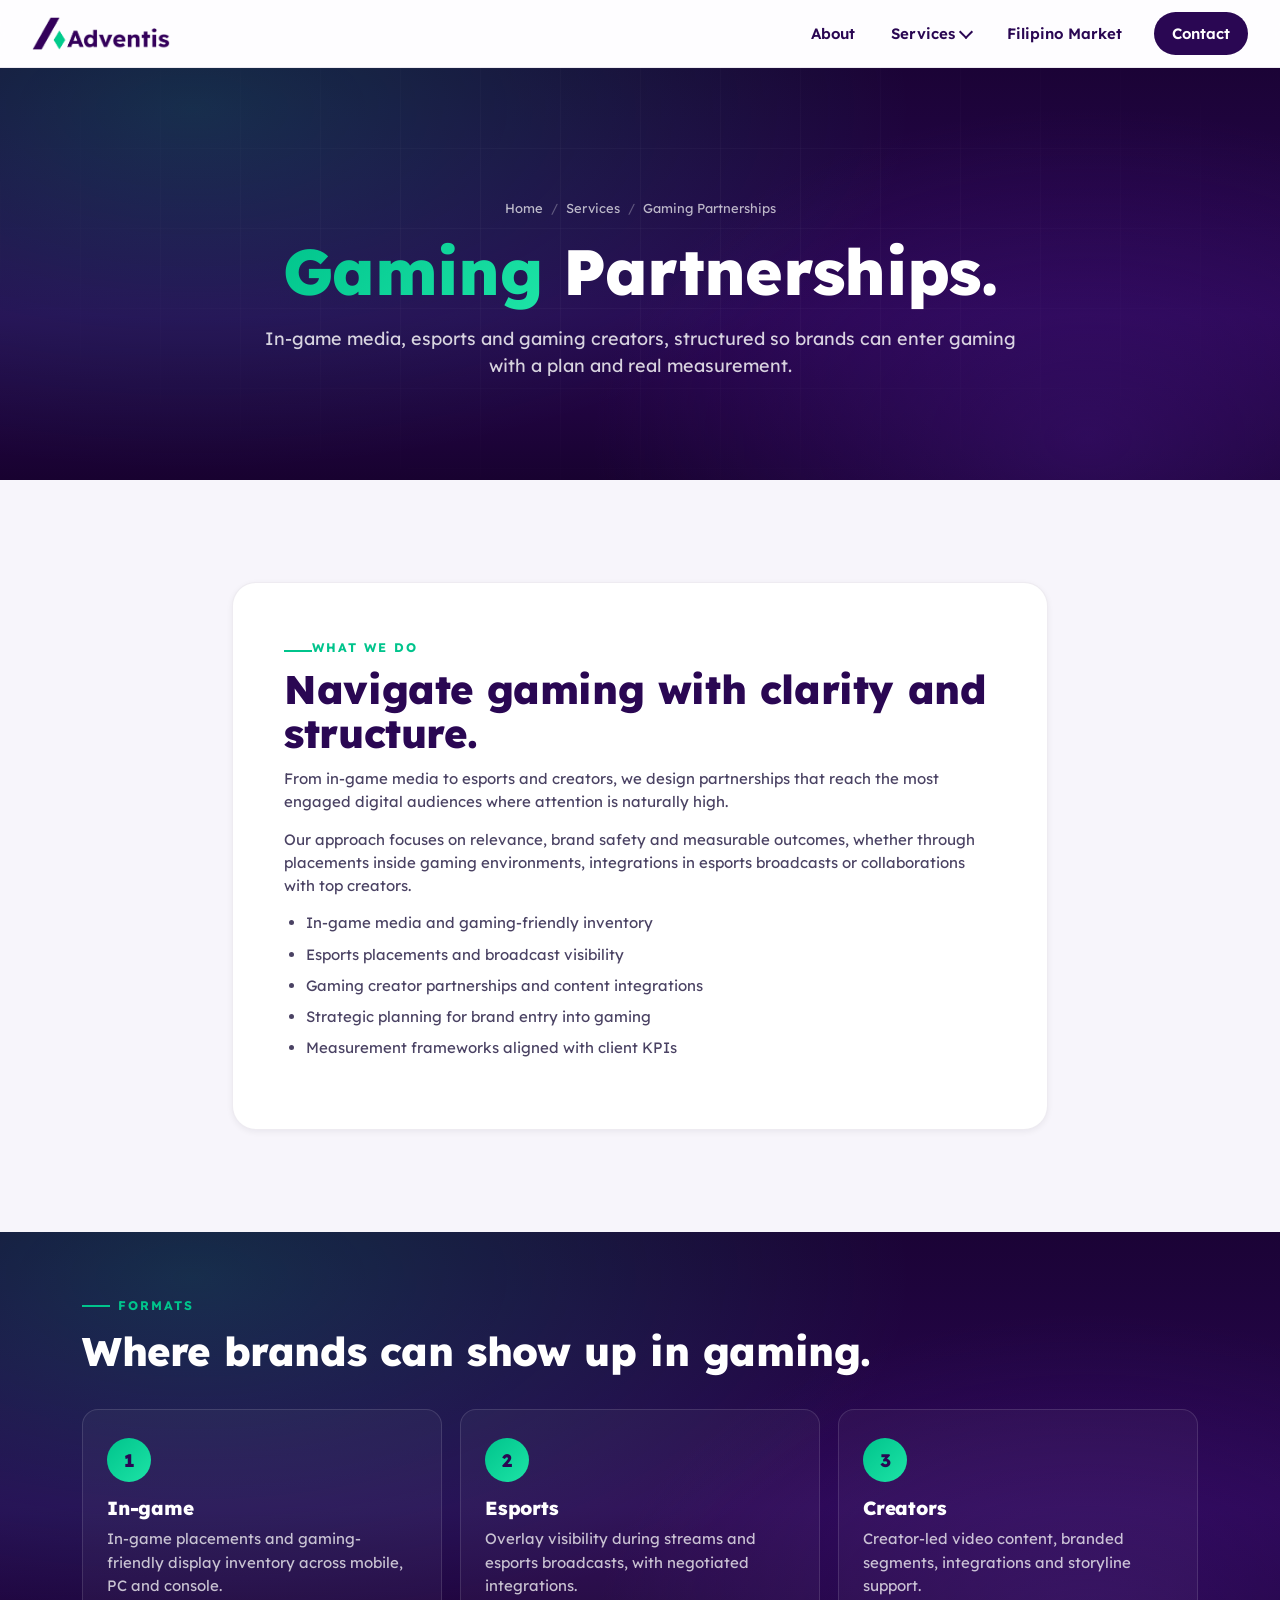
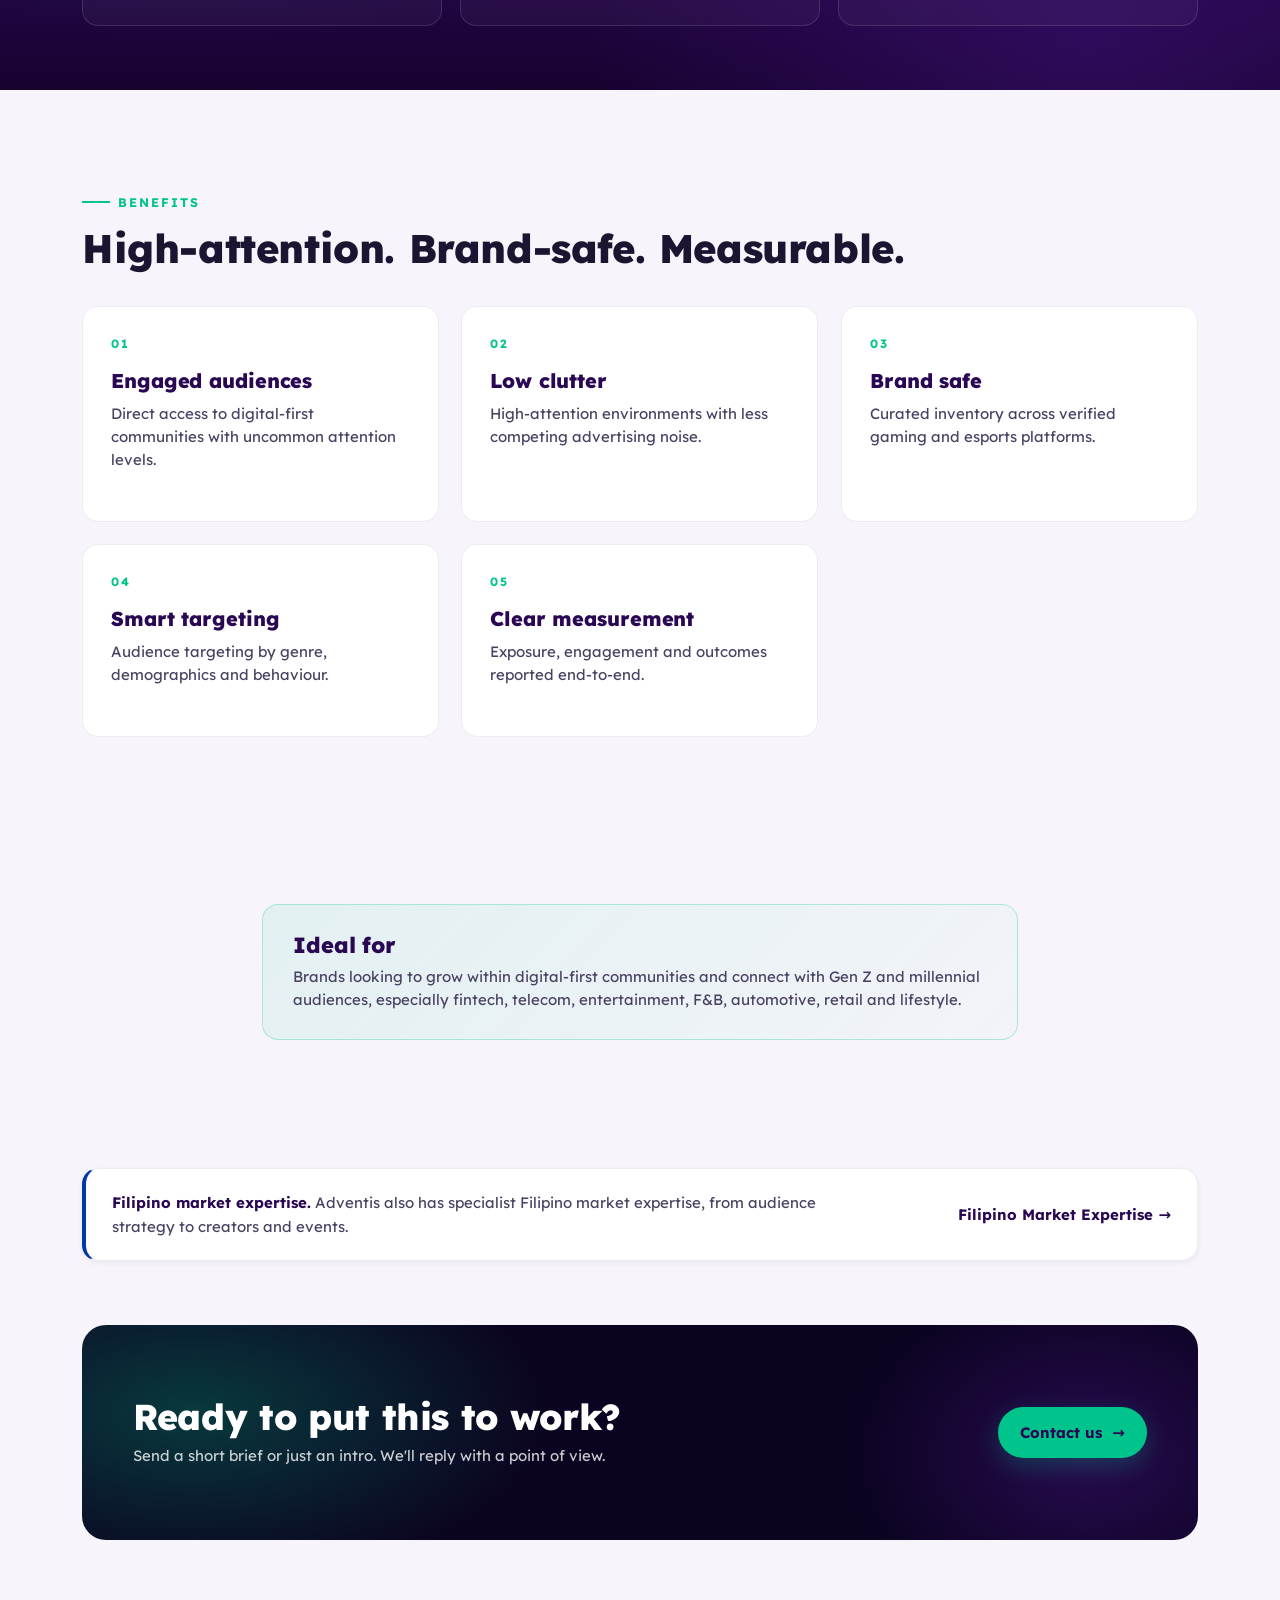
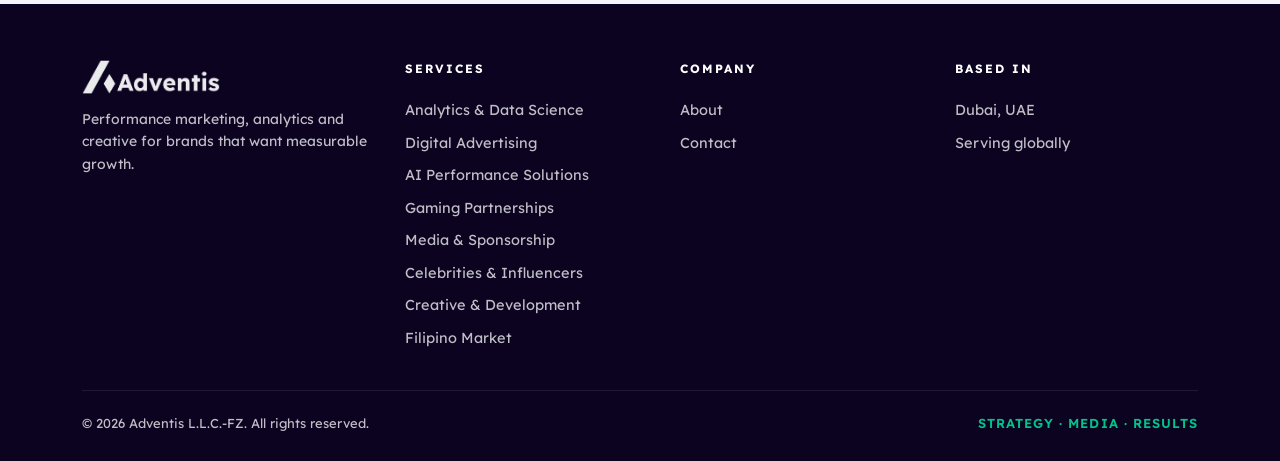
<file: gaming.html>
<!DOCTYPE html>
<html lang="en">
<head>
  <meta charset="UTF-8" />
  <meta name="viewport" content="width=device-width, initial-scale=1" />
  <title>Gaming Partnerships — Adventis</title>
  <meta name="description" content="In-game media, esports and gaming creator partnerships for brands entering gaming with a plan and with measurement." />
  <link rel="canonical" href="https://adventishub.com/gaming.html" />

  <meta property="og:type" content="website" />
  <meta property="og:title" content="Gaming Partnerships — Adventis" />
  <meta property="og:description" content="In-game media, esports and gaming creator partnerships for brands entering gaming with a plan and with measurement." />
  <meta property="og:image" content="https://adventishub.com/images/adventis-preview.png" />
  <meta property="og:url" content="https://adventishub.com/gaming.html" />
  <meta name="twitter:card" content="summary_large_image" />
  <meta name="theme-color" content="#2A0753" />

  <link rel="icon" type="image/png" href="favicon.png" />
  <link rel="preconnect" href="https://fonts.googleapis.com" />
  <link rel="preconnect" href="https://fonts.gstatic.com" crossorigin />
  <link href="https://fonts.googleapis.com/css2?family=Lexend:wght@300;400;500;600;700;800&display=swap" rel="stylesheet" />
  <link rel="stylesheet" href="styles.css?v=20261124a" />

    <script type="application/ld+json">
  {
    "@context": "https://schema.org",
    "@type": "Service",
    "name": "Gaming Partnerships",
    "provider": {
      "@type": "Organization",
      "name": "Adventis",
      "url": "https://adventishub.com"
    },
    "areaServed": [
      {"@type": "Country", "name": "United Arab Emirates"},
      {"@type": "Place", "name": "Middle East"},
      {"@type": "Place", "name": "International"}
    ],
    "description": "In-game media, esports broadcast sponsorships and gaming creator collaborations with measurement frameworks."
  }
  </script>

  <script async src="https://www.googletagmanager.com/gtag/js?id=G-6XZWPZP2N5"></script>
  <script>
    window.dataLayer = window.dataLayer || [];
    function gtag(){dataLayer.push(arguments);}
    gtag('js', new Date());
    gtag('config', 'G-6XZWPZP2N5');
  </script>
</head>
<body>
  <a class="skip" href="#main">Skip to content</a>

  <header class="site">
    <a href="index.html" class="logo" aria-label="Adventis — home">
      <img src="images/Website_Adventis_Logo.png" alt="Adventis" width="160" height="34" />
    </a>
    <nav aria-label="Main">
      <a href="about.html">About</a>
      <div class="dropdown">
        <button class="dropbtn" aria-haspopup="true" aria-expanded="false">Services</button>
        <div class="dropdown-content" role="menu">
          <a href="analytics.html"><span class="dot"></span> Analytics &amp; Data Science</a>
          <a href="digital.html"><span class="dot"></span> Digital Advertising</a>
          <a href="ai.html"><span class="dot"></span> AI Performance Solutions</a>
          <a href="gaming.html" aria-current="page"><span class="dot"></span> Gaming Partnerships</a>
          <a href="media.html"><span class="dot"></span> Media &amp; Sponsorship</a>
          <a href="celebrities.html"><span class="dot"></span> Celebrities &amp; Influencers</a>
          <a href="creative.html"><span class="dot"></span> Creative &amp; Development</a>
        </div>
      </div>
      <a href="filipinos.html">Filipino Market</a>
      <a href="contact.html" class="cta">Contact</a>
    </nav>
    <button id="burger" class="burger" aria-label="Open menu" aria-expanded="false" aria-controls="drawer"><span></span></button>
  </header>

  <aside id="drawer" class="drawer" aria-hidden="true">
    <a href="about.html">About Us</a>
    <details>
      <summary>Services</summary>
      <a href="analytics.html">Analytics &amp; Data Science</a>
      <a href="digital.html">Digital Advertising</a>
      <a href="ai.html">AI Performance Solutions</a>
      <a href="gaming.html">Gaming Partnerships</a>
      <a href="media.html">Media &amp; Sponsorship</a>
      <a href="celebrities.html">Celebrities &amp; Influencers</a>
      <a href="creative.html">Creative &amp; Development</a>
    </details>
    <a href="filipinos.html">Filipino Market</a>
    <a href="contact.html">Contact Us</a>
  </aside>

  <main id="main">
    <section class="hero-inner">
      <div class="container">
        <div class="breadcrumbs"><a href="index.html">Home</a> <span aria-hidden="true">/</span> <a href="index.html#services">Services</a> <span aria-hidden="true">/</span> <span>Gaming Partnerships</span></div>
        <h1><span class="grad">Gaming</span> Partnerships.</h1>
        <p>In-game media, esports and gaming creators, structured so brands can enter gaming with a plan and real measurement.</p>
      </div>
    </section>
    <section class="section">
      <div class="container" style="max-width:880px">
        <div class="prose reveal">
          <span class="eyebrow" style="display:inline-block;margin-bottom:10px">What we do</span>
          <h2 style="margin-top:0">Navigate gaming with clarity and structure.</h2>
          <p>From in-game media to esports and creators, we design partnerships that reach the most engaged digital audiences where attention is naturally high.</p>
          <p>Our approach focuses on relevance, brand safety and measurable outcomes, whether through placements inside gaming environments, integrations in esports broadcasts or collaborations with top creators.</p>
          <ul>
            <li>In-game media and gaming-friendly inventory</li>
            <li>Esports placements and broadcast visibility</li>
            <li>Gaming creator partnerships and content integrations</li>
            <li>Strategic planning for brand entry into gaming</li>
            <li>Measurement frameworks aligned with client KPIs</li>
          </ul>
        </div>
      </div>
    </section>

    <section class="section tight section-purple">
      <div class="container">
        <div class="section-head reveal">
          <span class="eyebrow">Formats</span>
          <h2>Where brands can show up in gaming.</h2>
        </div>
        <div class="steps reveal">
          <div class="step"><div class="num-circle">1</div><h4>In-game</h4><p>In-game placements and gaming-friendly display inventory across mobile, PC and console.</p></div>
          <div class="step"><div class="num-circle">2</div><h4>Esports</h4><p>Overlay visibility during streams and esports broadcasts, with negotiated integrations.</p></div>
          <div class="step"><div class="num-circle">3</div><h4>Creators</h4><p>Creator-led video content, branded segments, integrations and storyline support.</p></div>
        </div>
      </div>
    </section>

    <section class="section">
      <div class="container">
        <div class="section-head reveal">
          <span class="eyebrow">Benefits</span>
          <h2>High-attention. Brand-safe. Measurable.</h2>
        </div>
        <div class="services reveal" style="grid-template-columns:repeat(auto-fit,minmax(280px,1fr))">
          <div class="service-card"><span class="num">01</span><h3>Engaged audiences</h3><p>Direct access to digital-first communities with uncommon attention levels.</p></div>
          <div class="service-card"><span class="num">02</span><h3>Low clutter</h3><p>High-attention environments with less competing advertising noise.</p></div>
          <div class="service-card"><span class="num">03</span><h3>Brand safe</h3><p>Curated inventory across verified gaming and esports platforms.</p></div>
          <div class="service-card"><span class="num">04</span><h3>Smart targeting</h3><p>Audience targeting by genre, demographics and behaviour.</p></div>
          <div class="service-card"><span class="num">05</span><h3>Clear measurement</h3><p>Exposure, engagement and outcomes reported end-to-end.</p></div>
        </div>
      </div>
    </section>

    <section class="section tight">
      <div class="container" style="max-width:820px">
        <div class="callout reveal">
          <h3>Ideal for</h3>
          <p>Brands looking to grow within digital-first communities and connect with Gen Z and millennial audiences, especially fintech, telecom, entertainment, F&amp;B, automotive, retail and lifestyle.</p>
        </div>
      </div>
    </section>
    <section class="section tight" aria-label="Related: Filipino market expertise" style="padding-bottom:0">
      <div class="container">
        <div class="fm-related">
          <p><strong>Filipino market expertise.</strong> Adventis also has specialist Filipino market expertise, from audience strategy to creators and events.</p>
          <a class="fm-link" href="filipinos.html">Filipino Market Expertise</a>
        </div>
      </div>
    </section>

    <section class="section tight">
      <div class="container">
        <div class="cta-band reveal">
          <div>
            <h2>Ready to put this to work?</h2>
            <p>Send a short brief or just an intro. We'll reply with a point of view.</p>
          </div>
          <a href="contact.html" class="btn">Contact us <span class="arrow">→</span></a>
        </div>
      </div>
    </section>

  </main>

  <footer class="site">
    <div class="container">
      <div class="row">
        <div class="brand">
          <img src="images/Website_Adventis_Logo.png" alt="Adventis" />
          <p>Performance marketing, analytics and creative for brands that want measurable growth.</p>
        </div>
        <div>
          <h5>Services</h5>
          <a href="analytics.html">Analytics &amp; Data Science</a>
          <a href="digital.html">Digital Advertising</a>
          <a href="ai.html">AI Performance Solutions</a>
          <a href="gaming.html">Gaming Partnerships</a>
          <a href="media.html">Media &amp; Sponsorship</a>
          <a href="celebrities.html">Celebrities &amp; Influencers</a>
          <a href="creative.html">Creative &amp; Development</a>
      <a href="filipinos.html">Filipino Market</a>
        </div>
        <div>
          <h5>Company</h5>
          <a href="about.html">About</a>
          <a href="contact.html">Contact</a>
        </div>
        <div>
          <h5>Based in</h5>
          <span style="display:block;padding:5px 0;font-size:14.5px">Dubai, UAE</span>
          <span style="display:block;padding:5px 0;font-size:14.5px">Serving globally</span>
        </div>
      </div>
      <div class="bottom">
        <span>© <span id="year">2026</span> Adventis L.L.C.-FZ. All rights reserved.</span>
        <span class="tag">STRATEGY · MEDIA · RESULTS</span>
      </div>
    </div>
  </footer>

  <script src="scripts.js?v=20261124a" defer></script>
</body>
</html>
</file>
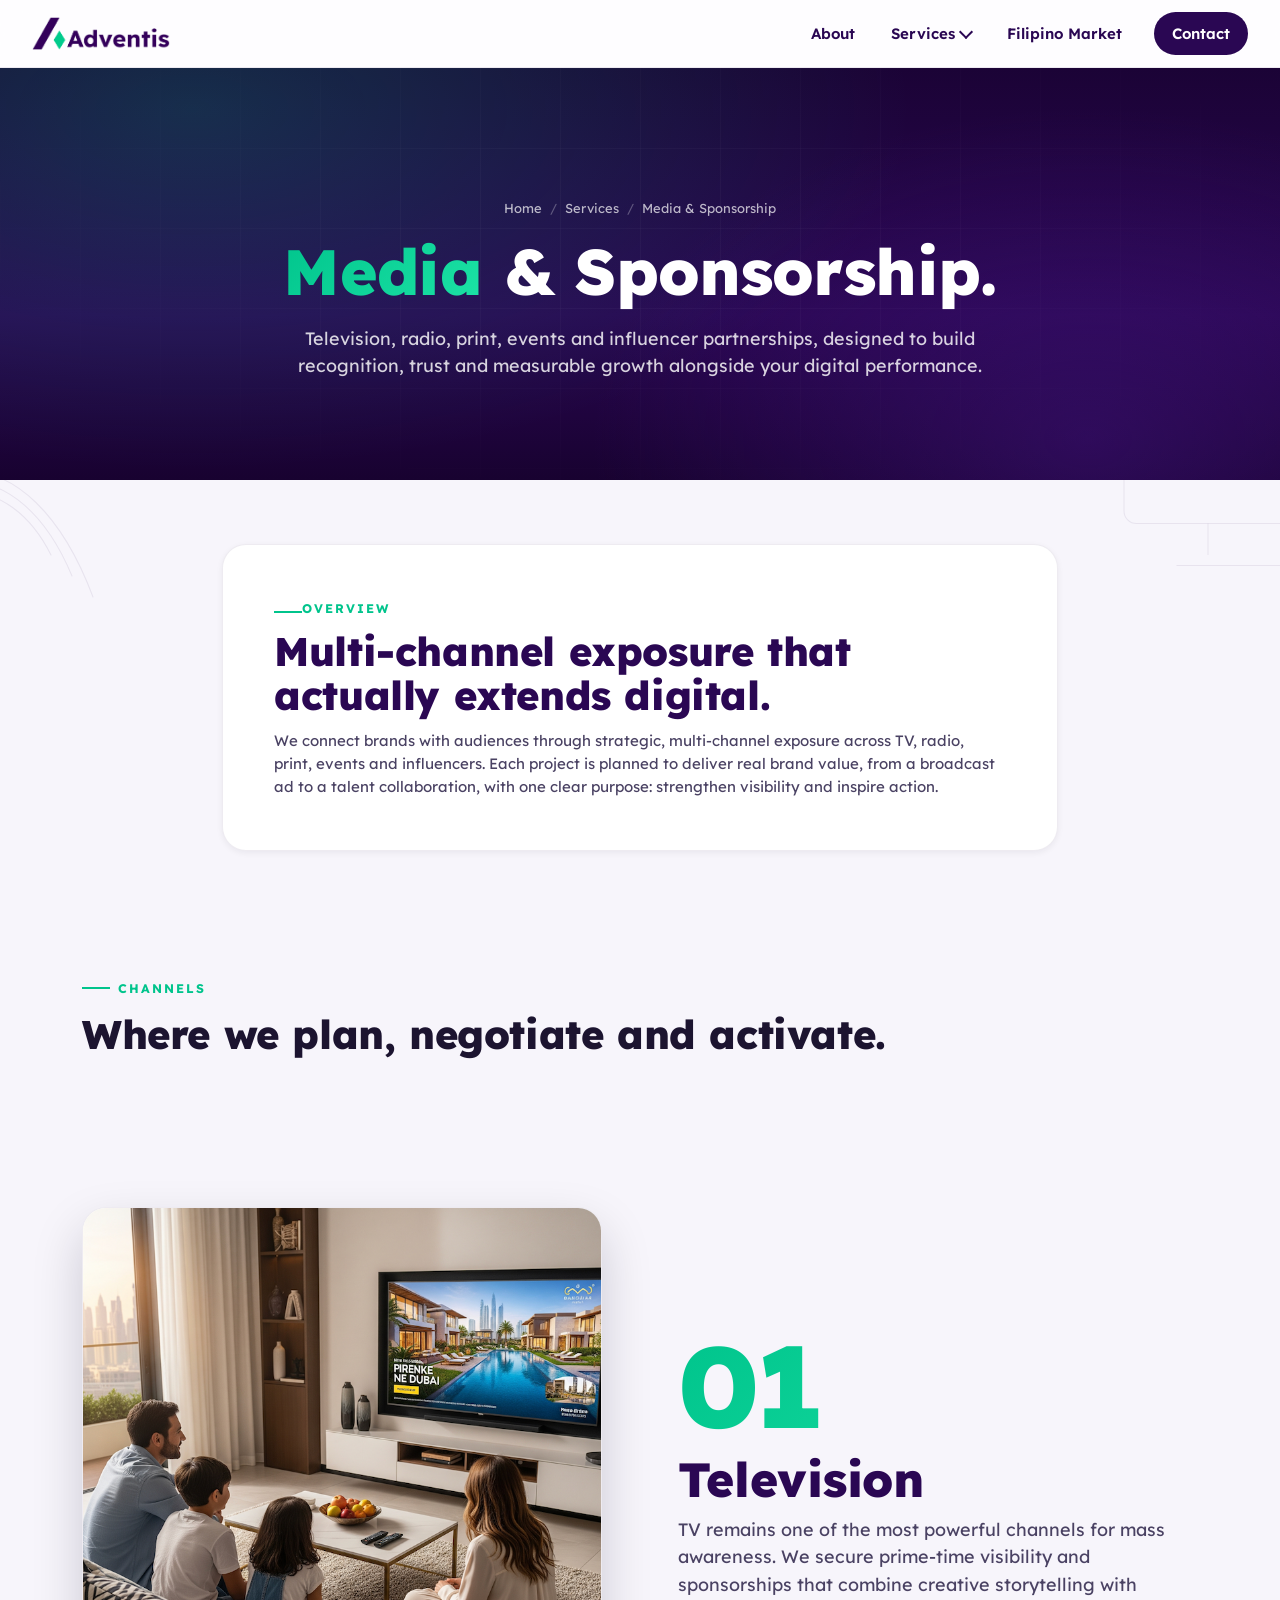
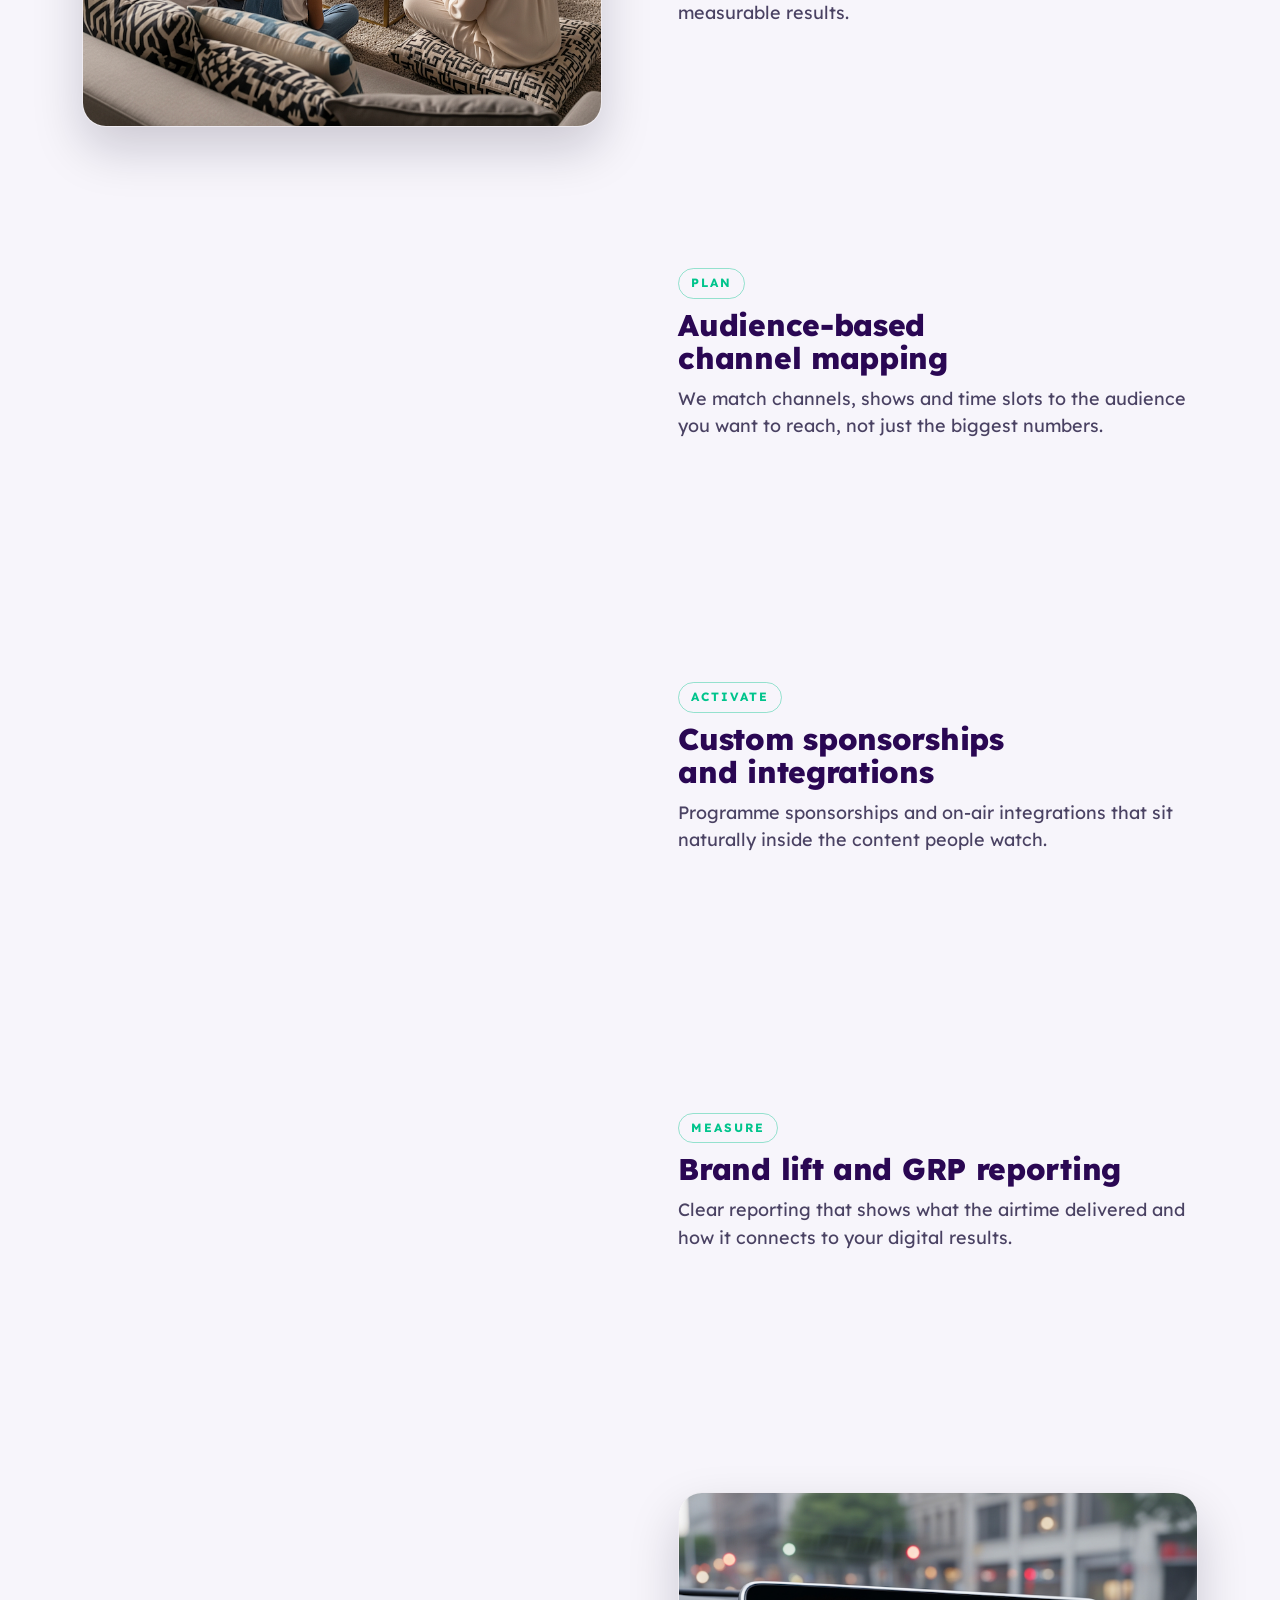
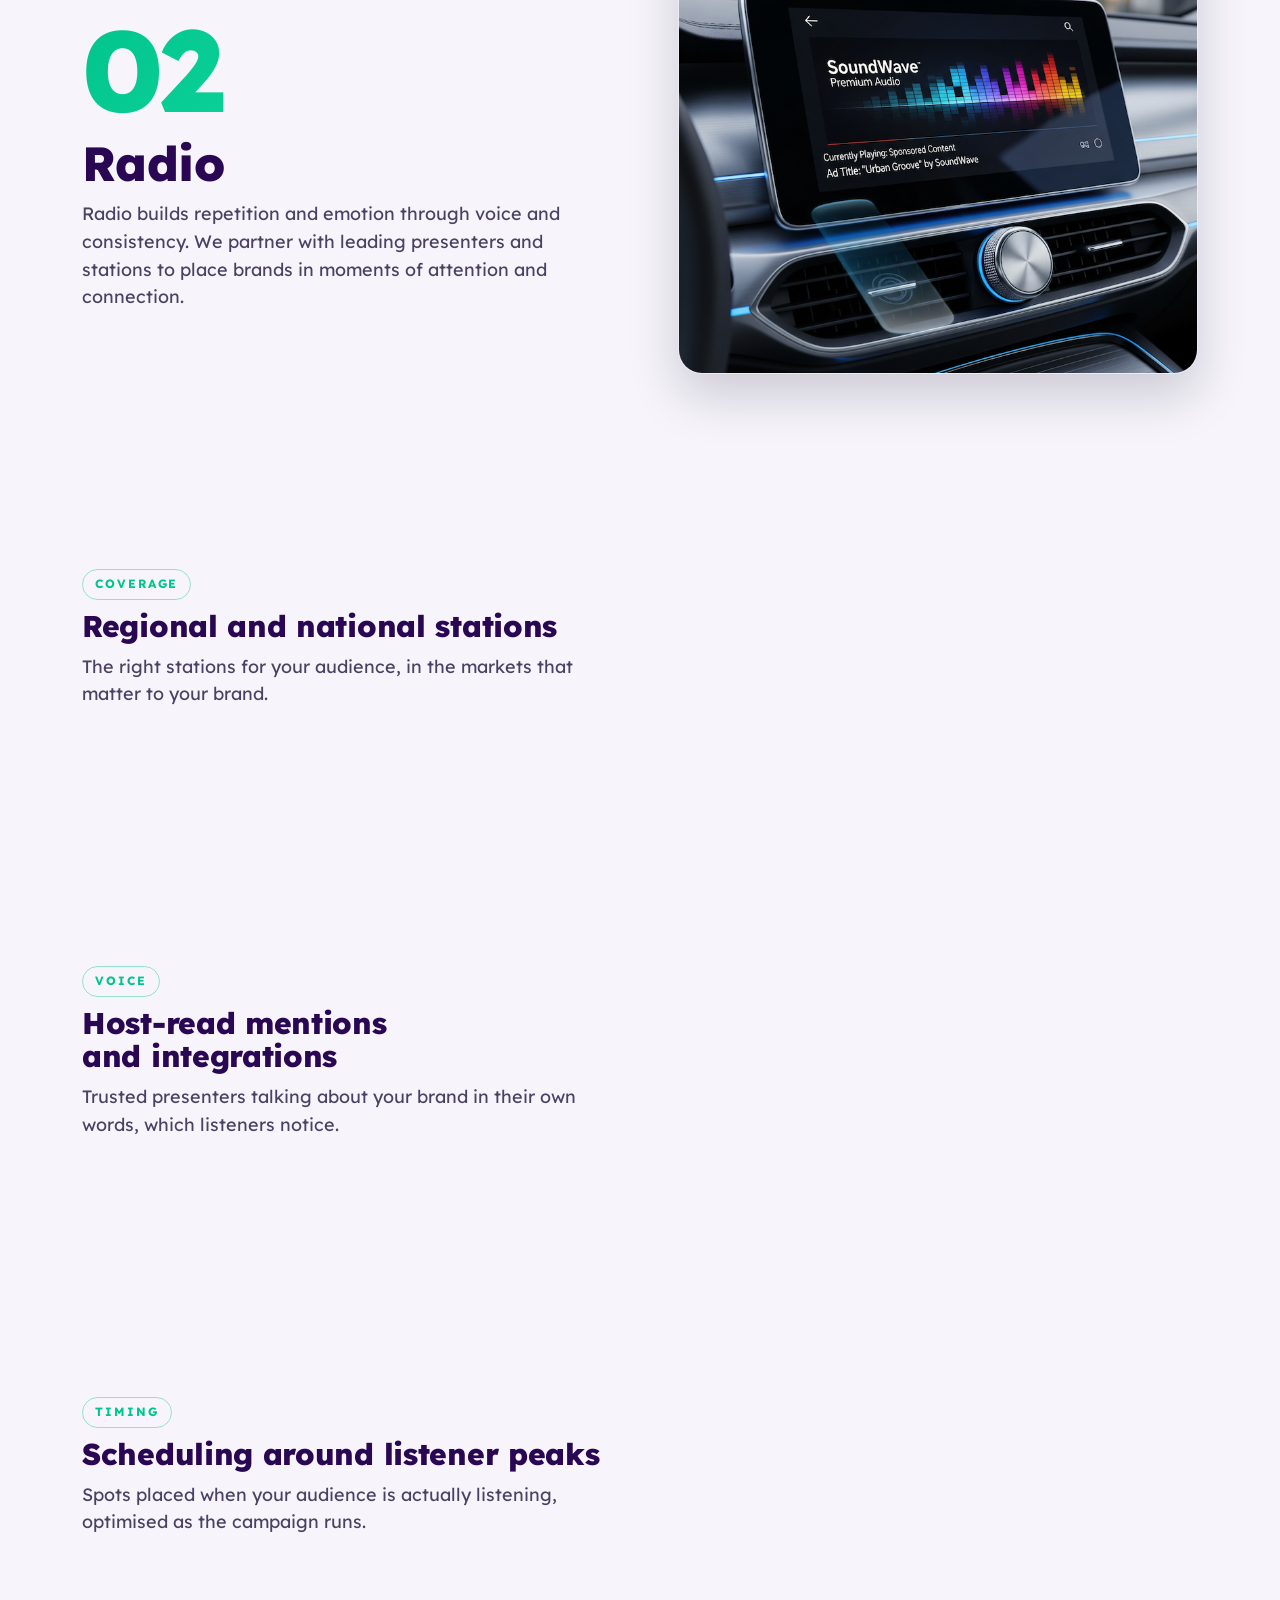
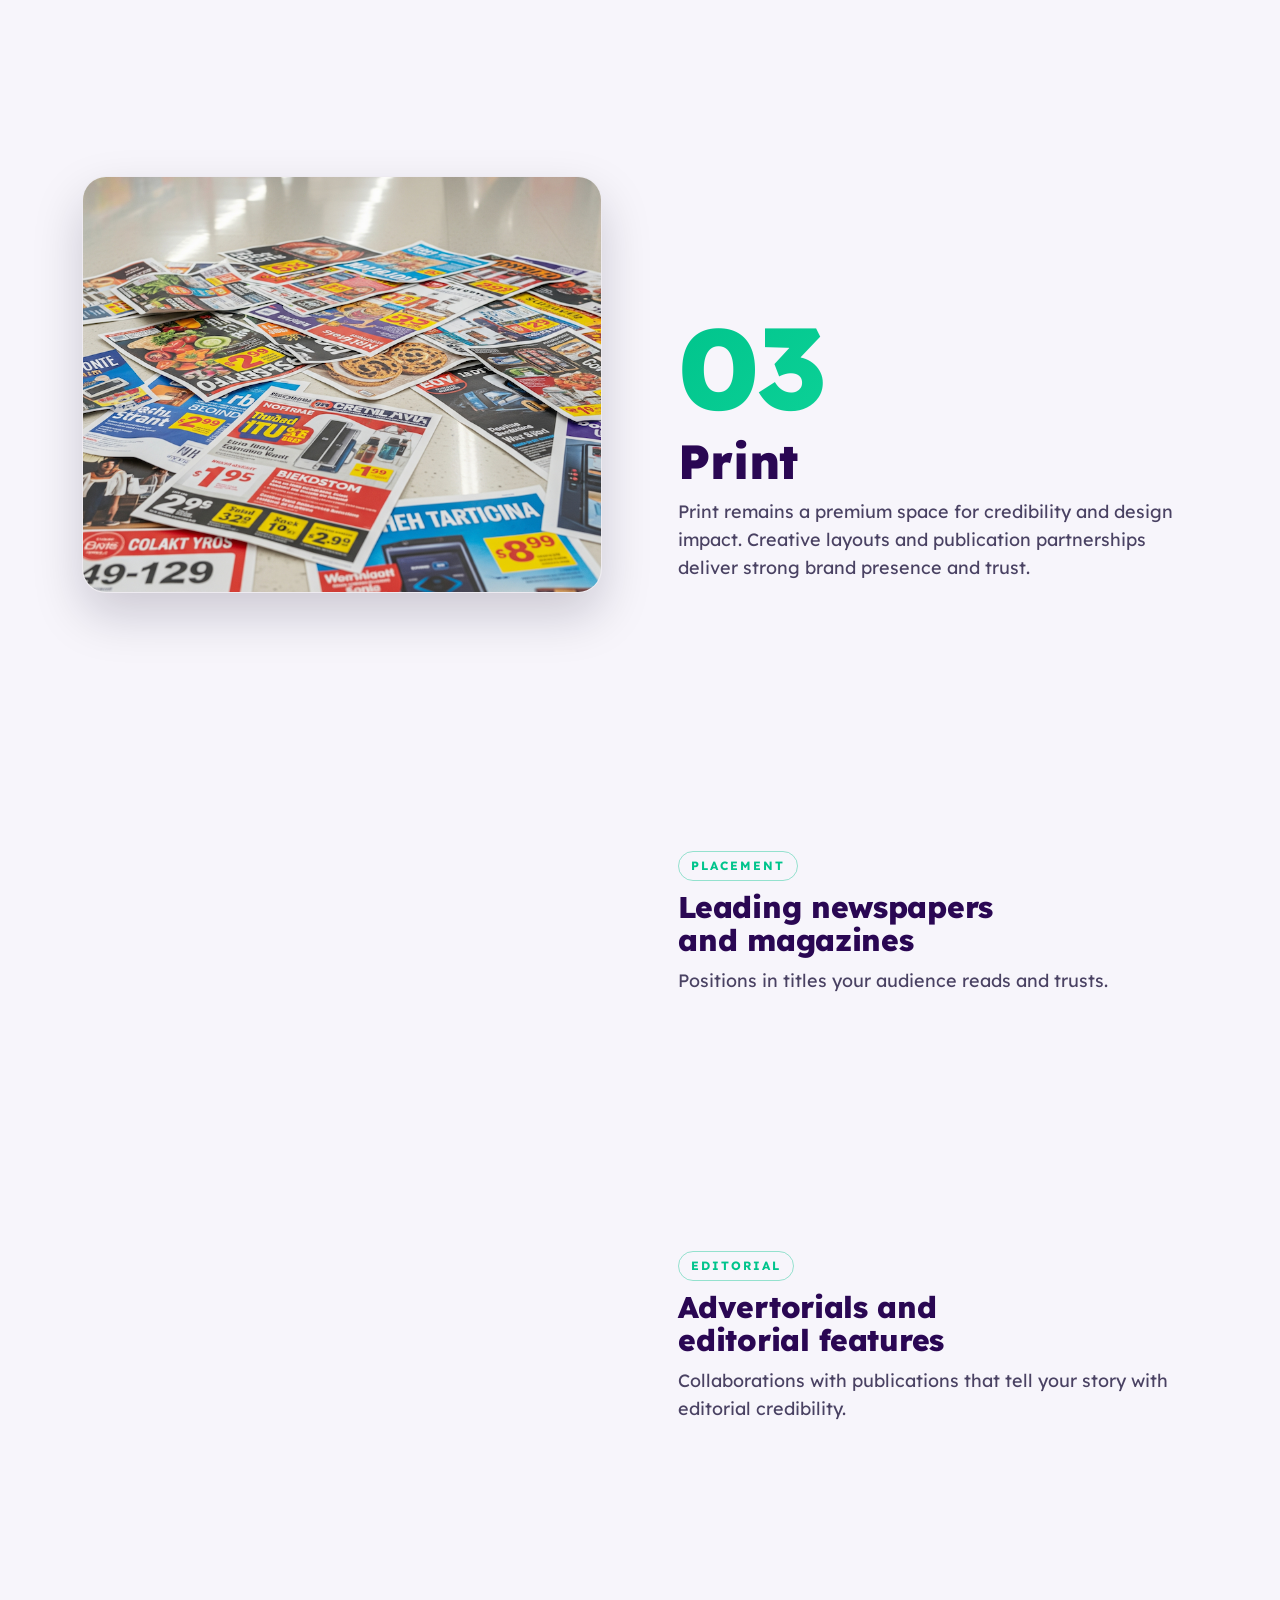
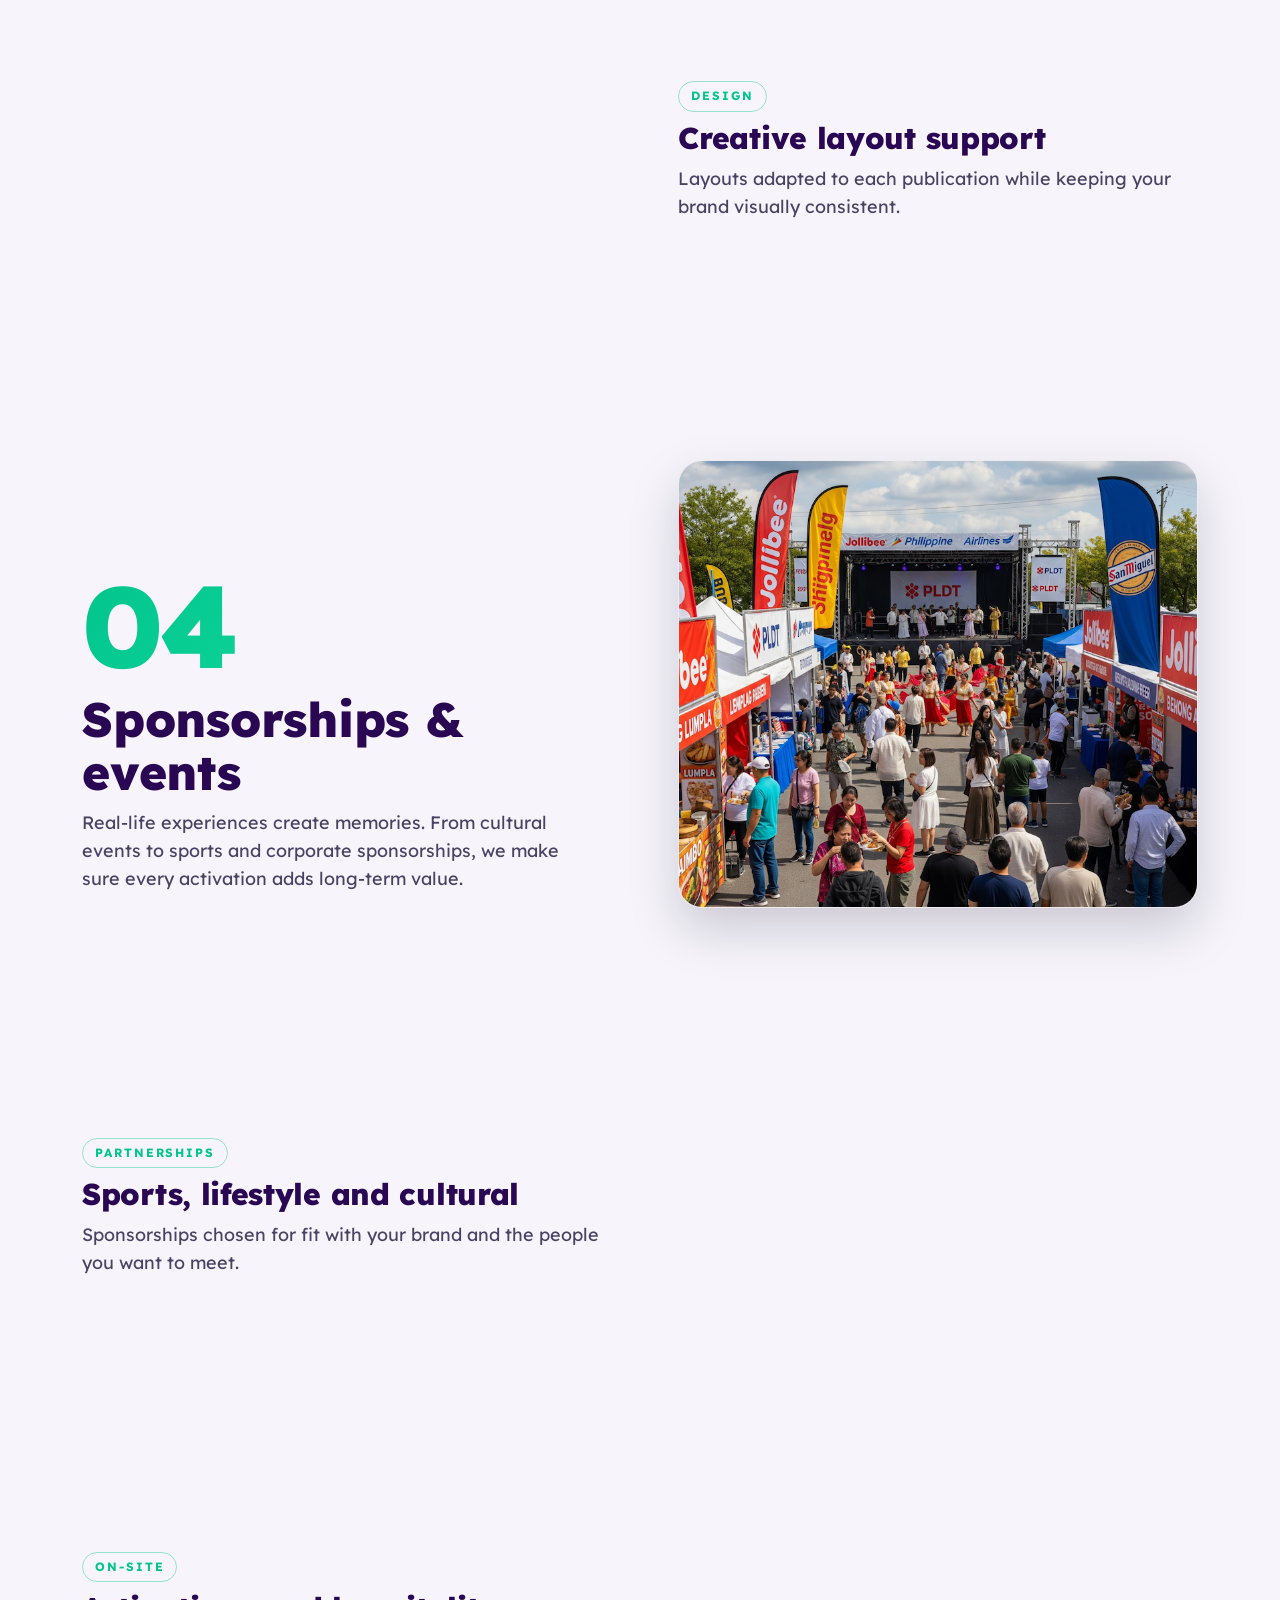
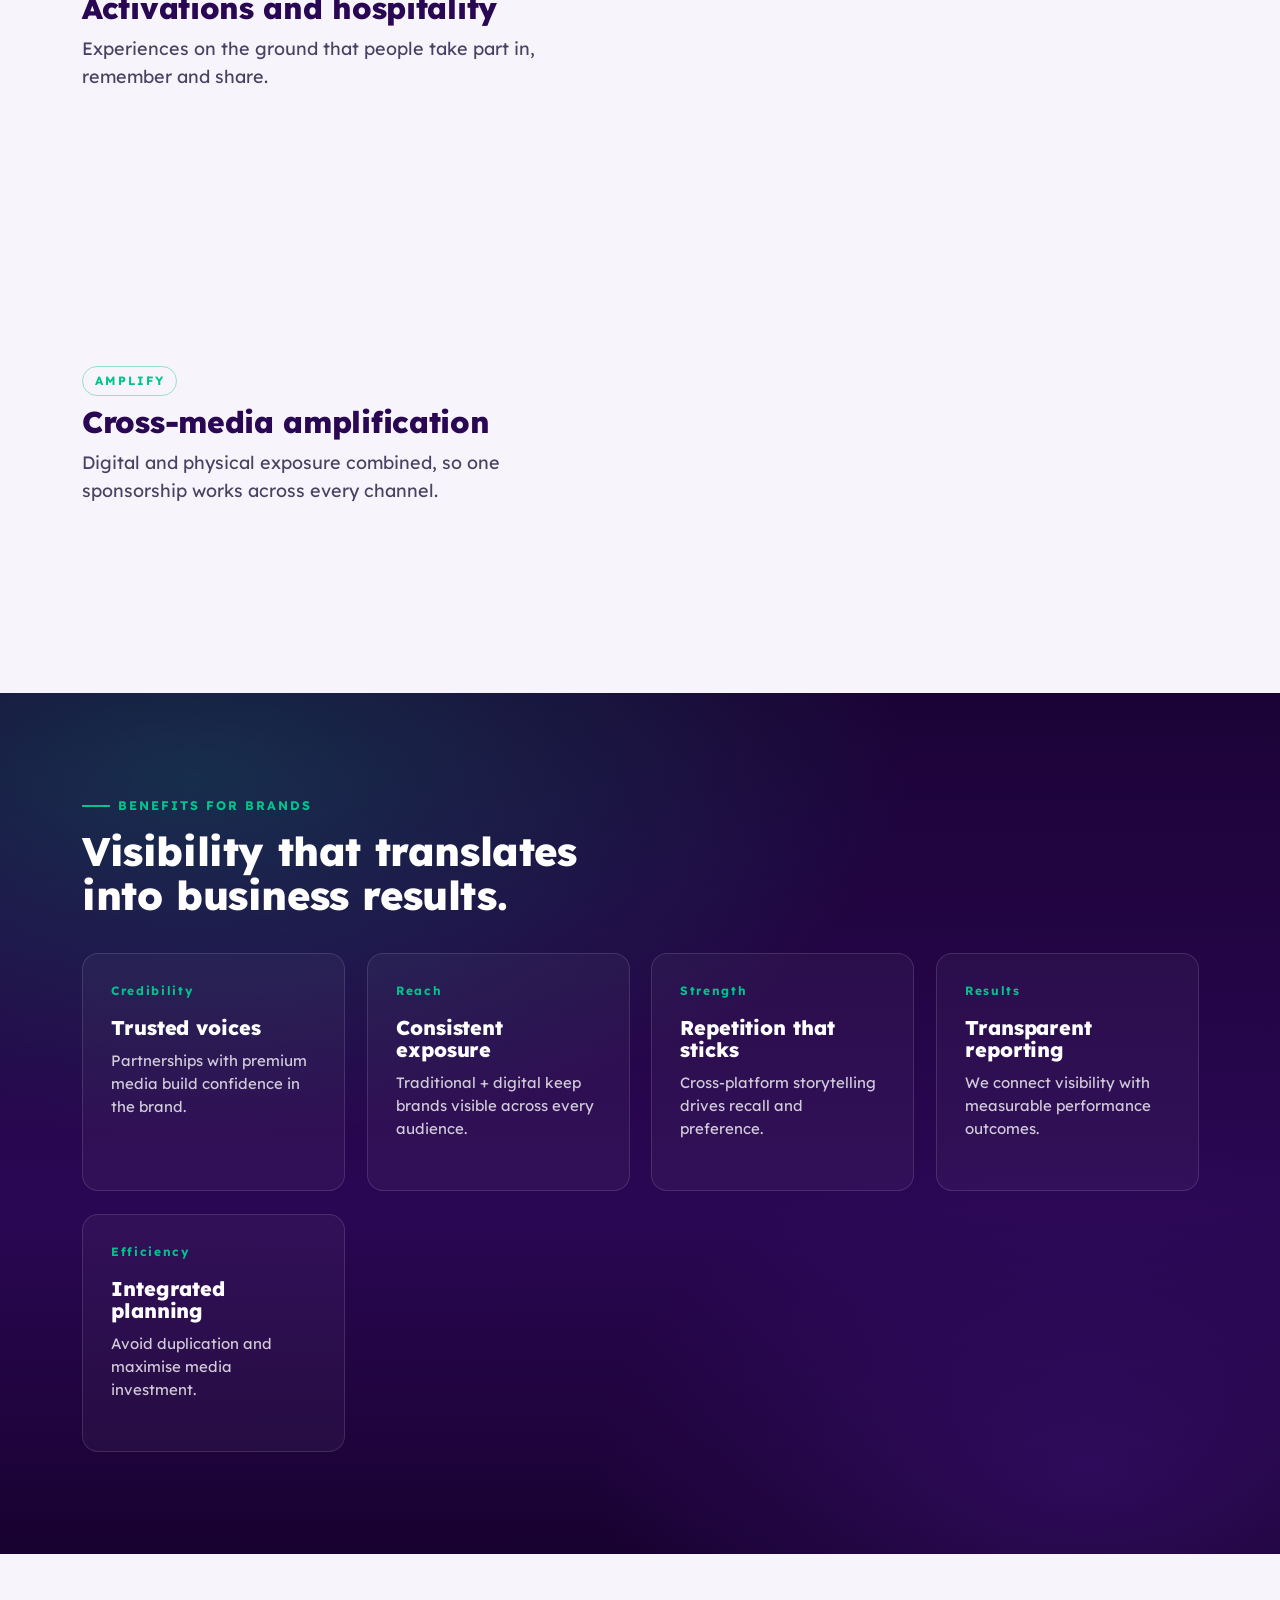
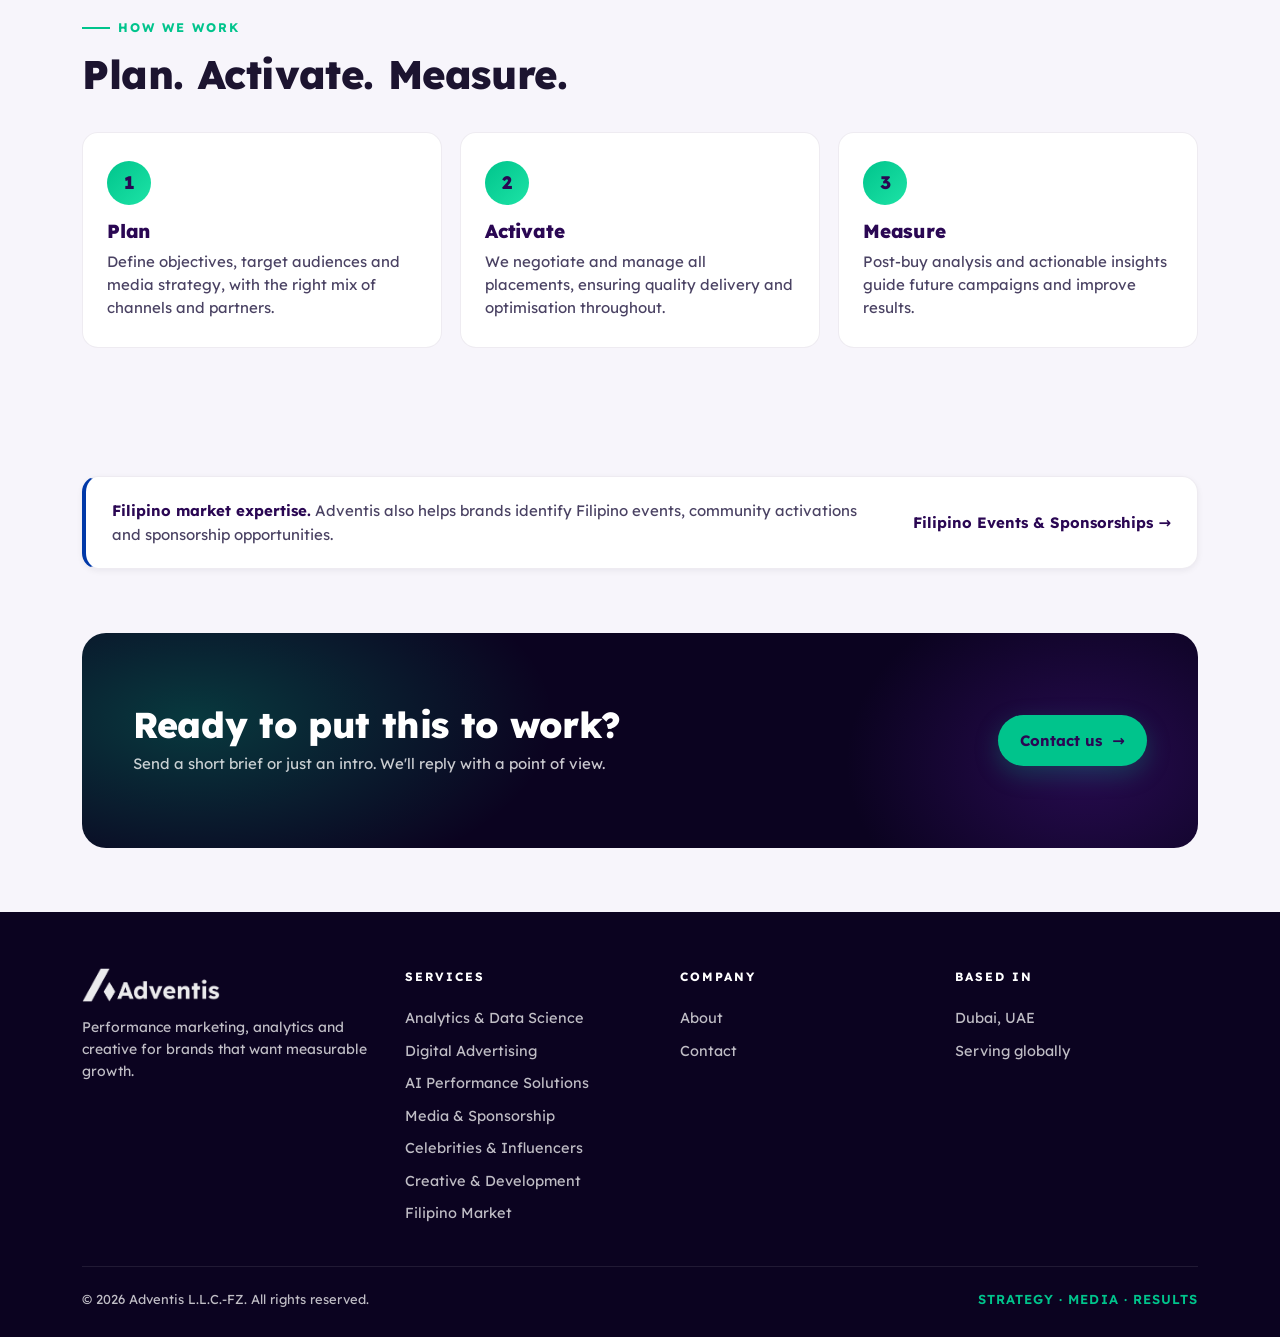
<file: media.html>
<!DOCTYPE html>
<html lang="en">
<head>
  <meta charset="UTF-8" />
  <meta name="viewport" content="width=device-width, initial-scale=1" />
  <title>Media & Sponsorship — Adventis</title>
  <meta name="description" content="Adventis connects brands with audiences through TV, radio, print, sponsorships and influencer partnerships, growing awareness, credibility and measurable results." />
  <link rel="canonical" href="https://adventishub.com/media.html" />

  <meta property="og:type" content="website" />
  <meta property="og:title" content="Media & Sponsorship — Adventis" />
  <meta property="og:description" content="Adventis connects brands with audiences through TV, radio, print, sponsorships and influencer partnerships, growing awareness, credibility and measurable results." />
  <meta property="og:image" content="https://adventishub.com/images/adventis-preview.png" />
  <meta property="og:url" content="https://adventishub.com/media.html" />
  <meta name="twitter:card" content="summary_large_image" />
  <meta name="theme-color" content="#2A0753" />

  <link rel="icon" type="image/png" href="favicon.png" />
  <link rel="preconnect" href="https://fonts.googleapis.com" />
  <link rel="preconnect" href="https://fonts.gstatic.com" crossorigin />
  <link href="https://fonts.googleapis.com/css2?family=Lexend:wght@300;400;500;600;700;800&display=swap" rel="stylesheet" />
  <link rel="stylesheet" href="styles.css?v=20261124a" />

    <script type="application/ld+json">
  {
    "@context": "https://schema.org",
    "@type": "Service",
    "name": "Media & Sponsorship",
    "provider": {
      "@type": "Organization",
      "name": "Adventis",
      "url": "https://adventishub.com"
    },
    "areaServed": [
      {"@type": "Country", "name": "United Arab Emirates"},
      {"@type": "Place", "name": "Middle East"},
      {"@type": "Place", "name": "International"}
    ],
    "description": "TV, radio, print, events and influencer partnerships, integrated with digital performance planning."
  }
  </script>

  <script async src="https://www.googletagmanager.com/gtag/js?id=G-6XZWPZP2N5"></script>
  <script>
    window.dataLayer = window.dataLayer || [];
    function gtag(){dataLayer.push(arguments);}
    gtag('js', new Date());
    gtag('config', 'G-6XZWPZP2N5');
  </script>
</head>
<body class="svc-media">
  <a class="skip" href="#main">Skip to content</a>

  <header class="site">
    <a href="index.html" class="logo" aria-label="Adventis — home">
      <img src="images/Website_Adventis_Logo.png" alt="Adventis" width="160" height="34" />
    </a>
    <nav aria-label="Main">
      <a href="about.html">About</a>
      <div class="dropdown">
        <button class="dropbtn" aria-haspopup="true" aria-expanded="false">Services</button>
        <div class="dropdown-content" role="menu">
          <a href="analytics.html"><span class="dot"></span> Analytics &amp; Data Science</a>
          <a href="digital.html"><span class="dot"></span> Digital Advertising</a>
          <a href="ai.html"><span class="dot"></span> AI Performance Solutions</a>
          <a href="media.html" aria-current="page"><span class="dot"></span> Media &amp; Sponsorship</a>
          <a href="celebrities.html"><span class="dot"></span> Celebrities &amp; Influencers</a>
          <a href="creative.html"><span class="dot"></span> Creative &amp; Development</a>
        </div>
      </div>
      <a href="filipinos.html">Filipino Market</a>
      <a href="contact.html" class="cta">Contact</a>
    </nav>
    <button id="burger" class="burger" aria-label="Open menu" aria-expanded="false" aria-controls="drawer"><span></span></button>
  </header>

  <aside id="drawer" class="drawer" aria-hidden="true">
    <a href="about.html">About Us</a>
    <details>
      <summary>Services</summary>
      <a href="analytics.html">Analytics &amp; Data Science</a>
      <a href="digital.html">Digital Advertising</a>
      <a href="ai.html">AI Performance Solutions</a>
      <a href="media.html">Media &amp; Sponsorship</a>
      <a href="celebrities.html">Celebrities &amp; Influencers</a>
      <a href="creative.html">Creative &amp; Development</a>
    </details>
    <a href="filipinos.html">Filipino Market</a>
    <a href="contact.html">Contact Us</a>
  </aside>

  <main id="main">
    <section class="hero-inner">
      <div class="container">
        <div class="breadcrumbs"><a href="index.html">Home</a> <span aria-hidden="true">/</span> <a href="index.html#services">Services</a> <span aria-hidden="true">/</span> <span>Media &amp; Sponsorship</span></div>
        <h1><span class="grad">Media</span> &amp; Sponsorship.</h1>
        <p>Television, radio, print, events and influencer partnerships, designed to build recognition, trust and measurable growth alongside your digital performance.</p>
      </div>
    </section>
    <section class="section tight">
      <div class="container" style="max-width:900px">
        <div class="prose reveal">
          <span class="eyebrow" style="display:inline-block;margin-bottom:10px">Overview</span>
          <h2 style="margin-top:0">Multi-channel exposure that actually extends digital.</h2>
          <p>We connect brands with audiences through strategic, multi-channel exposure across TV, radio, print, events and influencers. Each project is planned to deliver real brand value, from a broadcast ad to a talent collaboration, with one clear purpose: strengthen visibility and inspire action.</p>
        </div>
      </div>
    </section>

    <section class="section tight story-intro">
      <div class="container">
        <div class="section-head reveal">
          <span class="eyebrow">Channels</span>
          <h2>Where we plan, negotiate and activate.</h2>
        </div>
      </div>
    </section>

    <section class="story" id="television" aria-labelledby="t-tv">
      <div class="container story-grid">
        <figure class="story-media"><img src="images/Media/tv.png" alt="TV advertising" loading="lazy" /></figure>
        <div class="story-copy">
          <div class="story-beat reveal">
            <span class="story-num">01</span>
            <h3 id="t-tv">Television</h3>
            <p>TV remains one of the most powerful channels for mass awareness. We secure prime-time visibility and sponsorships that combine creative storytelling with measurable results.</p>
          </div>
          <div class="story-beat reveal"><span class="story-tag">Plan</span><h4>Audience-based channel mapping</h4><p>We match channels, shows and time slots to the audience you want to reach, not just the biggest numbers.</p></div>
          <div class="story-beat reveal"><span class="story-tag">Activate</span><h4>Custom sponsorships and integrations</h4><p>Programme sponsorships and on-air integrations that sit naturally inside the content people watch.</p></div>
          <div class="story-beat reveal"><span class="story-tag">Measure</span><h4>Brand lift and GRP reporting</h4><p>Clear reporting that shows what the airtime delivered and how it connects to your digital results.</p></div>
        </div>
      </div>
    </section>

    <section class="story reverse" id="radio" aria-labelledby="t-radio">
      <div class="container story-grid">
        <figure class="story-media"><img src="images/Media/radio.png" alt="Radio advertising" loading="lazy" /></figure>
        <div class="story-copy">
          <div class="story-beat reveal">
            <span class="story-num">02</span>
            <h3 id="t-radio">Radio</h3>
            <p>Radio builds repetition and emotion through voice and consistency. We partner with leading presenters and stations to place brands in moments of attention and connection.</p>
          </div>
          <div class="story-beat reveal"><span class="story-tag">Coverage</span><h4>Regional and national stations</h4><p>The right stations for your audience, in the markets that matter to your brand.</p></div>
          <div class="story-beat reveal"><span class="story-tag">Voice</span><h4>Host-read mentions and integrations</h4><p>Trusted presenters talking about your brand in their own words, which listeners notice.</p></div>
          <div class="story-beat reveal"><span class="story-tag">Timing</span><h4>Scheduling around listener peaks</h4><p>Spots placed when your audience is actually listening, optimised as the campaign runs.</p></div>
        </div>
      </div>
    </section>

    <section class="story" id="print" aria-labelledby="t-print">
      <div class="container story-grid">
        <figure class="story-media"><img src="images/Media/print.png" alt="Print advertising" loading="lazy" /></figure>
        <div class="story-copy">
          <div class="story-beat reveal">
            <span class="story-num">03</span>
            <h3 id="t-print">Print</h3>
            <p>Print remains a premium space for credibility and design impact. Creative layouts and publication partnerships deliver strong brand presence and trust.</p>
          </div>
          <div class="story-beat reveal"><span class="story-tag">Placement</span><h4>Leading newspapers and magazines</h4><p>Positions in titles your audience reads and trusts.</p></div>
          <div class="story-beat reveal"><span class="story-tag">Editorial</span><h4>Advertorials and editorial features</h4><p>Collaborations with publications that tell your story with editorial credibility.</p></div>
          <div class="story-beat reveal"><span class="story-tag">Design</span><h4>Creative layout support</h4><p>Layouts adapted to each publication while keeping your brand visually consistent.</p></div>
        </div>
      </div>
    </section>

    <section class="story reverse" id="sponsorships" aria-labelledby="t-spons">
      <div class="container story-grid">
        <figure class="story-media"><img src="images/Media/events.png" alt="Sponsorship events" loading="lazy" /></figure>
        <div class="story-copy">
          <div class="story-beat reveal">
            <span class="story-num">04</span>
            <h3 id="t-spons">Sponsorships &amp; events</h3>
            <p>Real-life experiences create memories. From cultural events to sports and corporate sponsorships, we make sure every activation adds long-term value.</p>
          </div>
          <div class="story-beat reveal"><span class="story-tag">Partnerships</span><h4>Sports, lifestyle and cultural</h4><p>Sponsorships chosen for fit with your brand and the people you want to meet.</p></div>
          <div class="story-beat reveal"><span class="story-tag">On-site</span><h4>Activations and hospitality</h4><p>Experiences on the ground that people take part in, remember and share.</p></div>
          <div class="story-beat reveal"><span class="story-tag">Amplify</span><h4>Cross-media amplification</h4><p>Digital and physical exposure combined, so one sponsorship works across every channel.</p></div>
        </div>
      </div>
    </section>

    <section class="section section-purple">
      <div class="container">
        <div class="section-head reveal">
          <span class="eyebrow">Benefits for brands</span>
          <h2>Visibility that translates into business results.</h2>
        </div>
        <div class="services reveal" style="grid-template-columns:repeat(auto-fit,minmax(240px,1fr))">
          <div class="service-card" style="background:rgba(255,255,255,0.04);border-color:rgba(255,255,255,0.12);color:#fff">
            <span class="num">Credibility</span><h3 style="color:#fff">Trusted voices</h3><p style="color:rgba(255,255,255,.78)">Partnerships with premium media build confidence in the brand.</p>
          </div>
          <div class="service-card" style="background:rgba(255,255,255,0.04);border-color:rgba(255,255,255,0.12);color:#fff">
            <span class="num">Reach</span><h3 style="color:#fff">Consistent exposure</h3><p style="color:rgba(255,255,255,.78)">Traditional + digital keep brands visible across every audience.</p>
          </div>
          <div class="service-card" style="background:rgba(255,255,255,0.04);border-color:rgba(255,255,255,0.12);color:#fff">
            <span class="num">Strength</span><h3 style="color:#fff">Repetition that sticks</h3><p style="color:rgba(255,255,255,.78)">Cross-platform storytelling drives recall and preference.</p>
          </div>
          <div class="service-card" style="background:rgba(255,255,255,0.04);border-color:rgba(255,255,255,0.12);color:#fff">
            <span class="num">Results</span><h3 style="color:#fff">Transparent reporting</h3><p style="color:rgba(255,255,255,.78)">We connect visibility with measurable performance outcomes.</p>
          </div>
          <div class="service-card" style="background:rgba(255,255,255,0.04);border-color:rgba(255,255,255,0.12);color:#fff">
            <span class="num">Efficiency</span><h3 style="color:#fff">Integrated planning</h3><p style="color:rgba(255,255,255,.78)">Avoid duplication and maximise media investment.</p>
          </div>
        </div>
      </div>
    </section>

    <section class="section tight">
      <div class="container">
        <div class="section-head reveal">
          <span class="eyebrow">How we work</span>
          <h2>Plan. Activate. Measure.</h2>
        </div>
        <div class="steps reveal">
          <div class="step"><div class="num-circle">1</div><h4>Plan</h4><p>Define objectives, target audiences and media strategy, with the right mix of channels and partners.</p></div>
          <div class="step"><div class="num-circle">2</div><h4>Activate</h4><p>We negotiate and manage all placements, ensuring quality delivery and optimisation throughout.</p></div>
          <div class="step"><div class="num-circle">3</div><h4>Measure</h4><p>Post-buy analysis and actionable insights guide future campaigns and improve results.</p></div>
        </div>
      </div>
    </section>
    <section class="section tight" aria-label="Related: Filipino market expertise" style="padding-bottom:0">
      <div class="container">
        <div class="fm-related">
          <p><strong>Filipino market expertise.</strong> Adventis also helps brands identify Filipino events, community activations and sponsorship opportunities.</p>
          <a class="fm-link" href="filipinos.html#events">Filipino Events & Sponsorships</a>
        </div>
      </div>
    </section>

    <section class="section tight">
      <div class="container">
        <div class="cta-band reveal">
          <div>
            <h2>Ready to put this to work?</h2>
            <p>Send a short brief or just an intro. We'll reply with a point of view.</p>
          </div>
          <a href="contact.html" class="btn">Contact us <span class="arrow">→</span></a>
        </div>
      </div>
    </section>

  </main>

  <footer class="site">
    <div class="container">
      <div class="row">
        <div class="brand">
          <img src="images/Website_Adventis_Logo.png" alt="Adventis" />
          <p>Performance marketing, analytics and creative for brands that want measurable growth.</p>
        </div>
        <div>
          <h5>Services</h5>
          <a href="analytics.html">Analytics &amp; Data Science</a>
          <a href="digital.html">Digital Advertising</a>
          <a href="ai.html">AI Performance Solutions</a>
          <a href="media.html">Media &amp; Sponsorship</a>
          <a href="celebrities.html">Celebrities &amp; Influencers</a>
          <a href="creative.html">Creative &amp; Development</a>
      <a href="filipinos.html">Filipino Market</a>
        </div>
        <div>
          <h5>Company</h5>
          <a href="about.html">About</a>
          <a href="contact.html">Contact</a>
        </div>
        <div>
          <h5>Based in</h5>
          <span style="display:block;padding:5px 0;font-size:14.5px">Dubai, UAE</span>
          <span style="display:block;padding:5px 0;font-size:14.5px">Serving globally</span>
        </div>
      </div>
      <div class="bottom">
        <span>© <span id="year">2026</span> Adventis L.L.C.-FZ. All rights reserved.</span>
        <span class="tag">STRATEGY · MEDIA · RESULTS</span>
      </div>
    </div>
  </footer>

  <script src="scripts.js?v=20261124a" defer></script>
</body>
</html>
</file>
<file: styles.css>
/* ==========================================================================
   Adventis — Shared stylesheet
   Brand: deep purple + accent green. Type: Lexend.
   ========================================================================== */

:root{
  --c-ink:           #0B0320;
  --c-purple:        #2A0753;
  --c-purple-deep:   #1B0336;
  --c-purple-soft:   #3E1277;
  --c-green:         #00C48C;
  --c-green-soft:    #1DE3A6;
  --c-white:         #ffffff;
  --c-paper:         #F7F5FB;
  --c-muted:         #E8E4F0;
  --c-text:          #1C1430;
  --c-text-soft:     #4A4263;
  --c-border:        rgba(42, 7, 83, 0.08);
  --c-border-strong: rgba(42, 7, 83, 0.16);

  --grad-hero: radial-gradient(1200px 600px at 15% 10%, rgba(0,196,140,0.22), transparent 60%),
               radial-gradient(900px 600px at 85% 90%, rgba(62,18,119,0.55), transparent 55%),
               linear-gradient(180deg, #1B0336 0%, #2A0753 60%, #180230 100%);
  --grad-green: linear-gradient(135deg, #00C48C 0%, #1DE3A6 100%);

  --shadow-sm: 0 2px 6px rgba(13, 4, 34, 0.06);
  --shadow-md: 0 10px 24px rgba(13, 4, 34, 0.10);
  --shadow-lg: 0 22px 50px rgba(13, 4, 34, 0.18);

  --pad: clamp(16px, 3vw, 32px);
  --container: 1180px;
  --radius-sm: 10px;
  --radius-md: 16px;
  --radius-lg: 24px;

  --fs-display: clamp(40px, 7vw, 84px);
  --fs-h1:      clamp(32px, 5.2vw, 56px);
  --fs-h2:      clamp(26px, 3.6vw, 40px);
  --fs-h3:      clamp(19px, 2.2vw, 22px);
  --fs-body:    clamp(15px, 1.1vw, 17px);
  --fs-lead:    clamp(17px, 1.4vw, 20px);
  --fs-small:   13px;

  --ease: cubic-bezier(.2,.8,.2,1);
}

*{box-sizing:border-box;margin:0;padding:0}
html{scroll-behavior:smooth}
body{
  font-family:'Lexend', system-ui, -apple-system, Segoe UI, Roboto, sans-serif;
  color:var(--c-text);
  background:var(--c-paper);
  -webkit-font-smoothing:antialiased;
  -moz-osx-font-smoothing:grayscale;
  line-height:1.55;
  font-size:var(--fs-body);
  overflow-x:hidden;
}
img{display:block;max-width:100%;height:auto}
a{color:inherit}
button{font:inherit;cursor:pointer}
:focus-visible{outline:3px solid var(--c-green);outline-offset:3px;border-radius:6px}

/* -------- Container -------- */
.container{width:min(100%, var(--container));margin-inline:auto;padding-inline:var(--pad)}

/* -------- Skip link -------- */
.skip{
  position:absolute;left:-9999px;top:auto;
  background:var(--c-purple);color:#fff;padding:10px 14px;border-radius:6px;
  z-index:4000;font-weight:600;
}
.skip:focus{left:16px;top:16px}

/* -------- Header -------- */
header.site{
  position:sticky;top:0;z-index:1000;
  display:flex;align-items:center;justify-content:space-between;
  gap:16px;
  height:68px;
  padding:0 var(--pad);
  background:rgba(255,255,255,0.82);
  backdrop-filter:saturate(180%) blur(18px);
  -webkit-backdrop-filter:saturate(180%) blur(18px);
  border-bottom:1px solid var(--c-border);
}
header.site .logo{display:flex;align-items:center;text-decoration:none}
header.site .logo img{max-height:34px;width:auto}
header.site nav{display:flex;align-items:center;gap:clamp(14px, 2.2vw, 28px)}
header.site nav a,
header.site .dropbtn{
  color:var(--c-purple);
  font-weight:600;
  font-size:15px;
  text-decoration:none;
  padding:10px 4px;
  position:relative;
  transition:color .2s var(--ease);
  background:transparent;border:0;
}
header.site nav a:hover,
header.site .dropbtn:hover{color:var(--c-green)}
header.site nav a[aria-current="page"]{
  color:var(--c-green);
}
header.site nav a[aria-current="page"]::after{
  content:"";position:absolute;left:4px;right:4px;bottom:4px;height:2px;
  background:var(--c-green);border-radius:2px;
}
header.site .cta{
  background:var(--c-purple);
  color:#fff!important;
  padding:10px 18px;
  border-radius:999px;
  font-weight:600;
  transition:transform .2s var(--ease), background .2s var(--ease);
}
header.site .cta:hover{background:var(--c-green);color:var(--c-purple)!important;transform:translateY(-1px)}

/* -------- Dropdown -------- */
.dropdown{position:relative}
.dropbtn::after{content:"";margin-left:6px;display:inline-block;width:8px;height:8px;border-right:2px solid currentColor;border-bottom:2px solid currentColor;transform:rotate(45deg);vertical-align:2px}
/* Invisible hover bridge so the menu doesn't close when the cursor
   crosses the gap between the Services button and the dropdown panel. */
.dropdown::after{
  content:"";
  position:absolute;
  top:100%;
  left:-24px;
  right:-24px;
  height:18px;
  background:transparent;
  pointer-events:none;
}
.dropdown:hover::after,
.dropdown:focus-within::after{pointer-events:auto}
.dropdown-content{
  position:absolute;top:calc(100% + 8px);left:50%;transform:translateX(-50%) translateY(6px);
  background:#fff;
  min-width:260px;
  box-shadow:var(--shadow-lg);
  border:1px solid var(--c-border);
  border-radius:14px;
  padding:8px;
  opacity:0;pointer-events:none;
  transition:opacity .18s var(--ease), transform .18s var(--ease);
  z-index:1200;
}
.dropdown:hover .dropdown-content,
.dropdown:focus-within .dropdown-content,
.dropdown-content:hover{
  opacity:1;pointer-events:auto;transform:translateX(-50%) translateY(0);
}
.dropdown-content a{
  display:flex;align-items:center;gap:10px;
  padding:10px 12px;border-radius:10px;
  color:var(--c-purple);font-weight:600;font-size:14.5px;text-decoration:none;
  transition:background .15s var(--ease), color .15s var(--ease);
}
.dropdown-content a:hover{background:rgba(0,196,140,.10);color:var(--c-purple-deep)}
.dropdown-content a .dot{width:6px;height:6px;border-radius:50%;background:var(--c-green);flex:0 0 auto}

/* -------- Burger + drawer -------- */
.burger{
  display:none;width:40px;height:40px;border:1px solid var(--c-border-strong);
  border-radius:10px;background:#fff;position:relative;cursor:pointer;
}
.burger span,.burger:before,.burger:after{
  content:"";position:absolute;left:10px;right:10px;height:2px;
  background:var(--c-purple);border-radius:2px;
  transition:transform .22s var(--ease), opacity .22s var(--ease), top .22s var(--ease);
}
.burger:before{top:12px}
.burger span{top:50%;transform:translateY(-50%)}
.burger:after{bottom:12px}
.burger.active:before{top:50%;transform:translateY(-50%) rotate(45deg)}
.burger.active:after{bottom:50%;transform:translateY(50%) rotate(-45deg)}
.burger.active span{opacity:0}

.drawer{
  position:fixed;top:72px;right:12px;
  background:#fff;color:var(--c-purple);
  width:min(320px, 88vw);
  border:1px solid var(--c-border);
  border-radius:18px;box-shadow:var(--shadow-lg);
  display:none;overflow:hidden;z-index:2000;
}
.drawer.open{display:block;animation:drawerIn .22s var(--ease)}
@keyframes drawerIn{from{transform:translateY(-8px);opacity:0}to{transform:translateY(0);opacity:1}}
.drawer a{
  display:block;padding:14px 18px;text-decoration:none;
  color:var(--c-purple);font-weight:600;font-size:15px;
  border-bottom:1px solid var(--c-border);
}
.drawer a:last-child{border-bottom:none}
.drawer details summary{
  padding:14px 18px;font-weight:700;color:var(--c-purple);cursor:pointer;list-style:none;
  border-bottom:1px solid var(--c-border);
}
.drawer details[open] summary{background:rgba(0,196,140,.06)}
.drawer details summary::after{content:" +";color:var(--c-green);float:right;transition:transform .2s}
.drawer details[open] summary::after{content:" −"}
.drawer details a{padding-left:30px;background:#fafafa;font-size:14.5px}

@media (max-width: 960px){
  header.site nav{display:none}
  .burger{display:grid;place-items:center}
}

/* -------- Buttons -------- */
.btn{
  display:inline-flex;align-items:center;gap:10px;
  padding:14px 22px;border-radius:999px;
  background:var(--c-green);color:var(--c-purple);
  font-weight:700;text-decoration:none;
  box-shadow:0 8px 24px rgba(0,196,140,0.25);
  transition:transform .2s var(--ease), box-shadow .2s var(--ease), background .2s var(--ease);
  border:0;
}
.btn:hover{transform:translateY(-2px);box-shadow:0 14px 32px rgba(0,196,140,0.35);background:var(--c-green-soft)}
.btn .arrow{transition:transform .2s var(--ease)}
.btn:hover .arrow{transform:translateX(4px)}
.btn.ghost{
  background:transparent;color:#fff;border:1.5px solid rgba(255,255,255,.55);
  box-shadow:none;
}
.btn.ghost:hover{background:rgba(255,255,255,.08);border-color:#fff}
.btn.dark{background:var(--c-purple);color:#fff;box-shadow:0 8px 24px rgba(42,7,83,0.35)}
.btn.dark:hover{background:var(--c-purple-deep);color:#fff}

/* -------- Sections -------- */
.section{padding:clamp(60px, 8vw, 120px) 0}
.section.tight{padding:clamp(40px, 5vw, 70px) 0}
.section-dark{background:var(--c-ink);color:#fff}
.section-purple{background:var(--grad-hero);color:#fff}

.eyebrow{
  display:inline-flex;align-items:center;gap:8px;
  font-size:12.5px;font-weight:700;letter-spacing:.16em;text-transform:uppercase;
  color:var(--c-green);
}
.eyebrow::before{content:"";width:28px;height:2px;background:var(--c-green);display:inline-block}

h1,h2,h3,h4{font-weight:800;letter-spacing:-0.01em;line-height:1.1;color:inherit}
h1{font-size:var(--fs-h1)}
h2{font-size:var(--fs-h2)}
h3{font-size:var(--fs-h3);letter-spacing:-0.005em}
p.lead{font-size:var(--fs-lead);color:var(--c-text-soft);max-width:68ch}
.section-dark p.lead, .section-purple p.lead{color:rgba(255,255,255,.78)}

.section-head{display:grid;gap:14px;margin-bottom:36px;max-width:880px}
.section-head.center{margin-inline:auto;text-align:center;justify-items:center}
.section-head h2{text-wrap:balance}
.section-head .lead,.section-head > p{text-wrap:pretty}

/* -------- Hero (home) -------- */
.hero-home{
  position:relative;min-height:92vh;
  display:grid;place-items:center;
  background:var(--grad-hero);
  color:#fff;overflow:hidden;isolation:isolate;
}
.hero-home::before{
  content:"";position:absolute;inset:0;
  background-image:
    radial-gradient(circle at 20% 30%, rgba(0,196,140,0.12) 0, transparent 40%),
    radial-gradient(circle at 80% 70%, rgba(255,255,255,0.05) 0, transparent 40%);
  z-index:0;
}
.hero-home .grid-lines{
  position:absolute;inset:0;z-index:0;opacity:.12;
  background-image:
    linear-gradient(rgba(255,255,255,.25) 1px, transparent 1px),
    linear-gradient(90deg, rgba(255,255,255,.25) 1px, transparent 1px);
  background-size:80px 80px;
  mask-image:radial-gradient(ellipse at center, #000 20%, transparent 80%);
}
.hero-home .content{position:relative;z-index:2;text-align:center;padding:0 var(--pad);max-width:1000px}
.hero-home h1{font-size:var(--fs-display);font-weight:800;letter-spacing:-0.02em}
.hero-home h1 .grad{background:var(--grad-green);-webkit-background-clip:text;background-clip:text;color:transparent}
.hero-home .kicker{
  display:inline-flex;align-items:center;gap:10px;
  padding:8px 16px;margin-bottom:28px;
  background:rgba(255,255,255,0.08);
  border:1px solid rgba(255,255,255,0.18);
  border-radius:999px;
  font-size:13px;font-weight:500;letter-spacing:.04em;
  backdrop-filter:blur(10px);
}
.hero-home .kicker .dot{width:8px;height:8px;background:var(--c-green);border-radius:50%;box-shadow:0 0 12px var(--c-green)}
.hero-home p.tagline{margin:24px auto 36px;font-size:var(--fs-lead);max-width:640px;color:rgba(255,255,255,.82)}
.hero-home .cta-row{display:flex;gap:14px;justify-content:center;flex-wrap:wrap}
.hero-home .scroll-hint{
  position:absolute;bottom:clamp(70px, 9vw, 110px);left:50%;transform:translateX(-50%);
  color:rgba(255,255,255,.6);font-size:12px;letter-spacing:.2em;text-transform:uppercase;
  z-index:4;
}
.hero-home .scroll-hint::after{
  content:"";display:block;width:1px;height:28px;margin:12px auto 0;
  background:linear-gradient(180deg, var(--c-green), transparent);
  animation:scrollNudge 1.8s var(--ease) infinite;
}
@keyframes scrollNudge{0%,100%{transform:scaleY(1);opacity:.7}50%{transform:scaleY(0.5);opacity:.3}}

/* -------- Hero (inner pages) -------- */
.hero-inner{
  position:relative;
  background:var(--grad-hero);
  color:#fff;overflow:hidden;
  padding:clamp(80px, 10vw, 140px) 0 clamp(60px, 8vw, 100px);
}
.hero-inner::before{
  content:"";position:absolute;inset:0;opacity:.12;
  background-image:
    linear-gradient(rgba(255,255,255,.25) 1px, transparent 1px),
    linear-gradient(90deg, rgba(255,255,255,.25) 1px, transparent 1px);
  background-size:80px 80px;
  mask-image:radial-gradient(ellipse at 50% 40%, #000 20%, transparent 80%);
}
.hero-inner .container{position:relative;z-index:2;text-align:center}
.hero-inner h1{font-size:clamp(36px, 5.8vw, 64px);font-weight:800}
.hero-inner h1 .grad{background:var(--grad-green);-webkit-background-clip:text;background-clip:text;color:transparent}
.hero-inner p{max-width:760px;margin:18px auto 0;font-size:var(--fs-lead);color:rgba(255,255,255,.82)}
.hero-inner .breadcrumbs{
  display:inline-flex;gap:8px;align-items:center;margin-bottom:18px;
  font-size:13px;color:rgba(255,255,255,.7);
}
.hero-inner .breadcrumbs a{color:rgba(255,255,255,.7);text-decoration:none}
.hero-inner .breadcrumbs a:hover{color:var(--c-green)}
.hero-inner .breadcrumbs span[aria-hidden]{opacity:.4}

/* -------- Services grid (home) -------- */
.services{
  display:grid;grid-template-columns:repeat(auto-fit, minmax(280px, 1fr));
  gap:22px;
}
.service-card{
  position:relative;
  display:flex;flex-direction:column;
  background:#fff;
  border:1px solid var(--c-border);
  border-radius:var(--radius-md);
  padding:28px;
  text-decoration:none;color:var(--c-text);
  transition:transform .25s var(--ease), box-shadow .25s var(--ease), border-color .25s var(--ease);
  overflow:hidden;isolation:isolate;
}
.service-card::after{
  content:"";position:absolute;inset:0;z-index:-1;
  background:linear-gradient(135deg, rgba(0,196,140,0.0) 0%, rgba(0,196,140,0.08) 100%);
  opacity:0;transition:opacity .25s var(--ease);
}
.service-card:hover{
  transform:translateY(-4px);
  border-color:rgba(0,196,140,0.4);
  box-shadow:var(--shadow-md);
}
.service-card:hover::after{opacity:1}
.service-card .num{
  font-size:12px;font-weight:700;letter-spacing:.14em;
  color:var(--c-green);margin-bottom:16px;
}
.service-card .icon{
  width:48px;height:48px;margin-bottom:18px;
  border-radius:12px;
  background:rgba(0,196,140,0.12);
  display:grid;place-items:center;color:var(--c-purple);
}
.service-card .icon svg{width:24px;height:24px;stroke:currentColor;fill:none;stroke-width:2;stroke-linecap:round;stroke-linejoin:round}
.service-card h3{color:var(--c-purple);margin-bottom:10px;font-size:20px}
.service-card p{color:var(--c-text-soft);font-size:15px;margin-bottom:22px;flex:1}
.service-card .more{
  display:inline-flex;align-items:center;gap:8px;
  color:var(--c-purple);font-weight:700;font-size:14px;
  letter-spacing:.02em;
}
.service-card .more::after{
  content:"→";transition:transform .2s var(--ease);
}
.service-card:hover .more{color:var(--c-green)}
.service-card:hover .more::after{transform:translateX(4px)}

/* -------- Logo strip -------- */
.logo-strip{
  background:var(--c-paper);
  border-block:1px solid var(--c-border);
  padding:28px 0;overflow:hidden;
}
.logo-strip .label{
  text-align:center;font-size:12.5px;letter-spacing:.18em;text-transform:uppercase;
  color:var(--c-text-soft);margin-bottom:18px;
}
.logo-track{
  display:flex;gap:72px;width:max-content;
  animation:slide 36s linear infinite;
  align-items:center;
}
.logo-track img{
  height:40px;object-fit:contain;
  filter:grayscale(1) brightness(0.65);
  opacity:.75;transition:filter .3s, opacity .3s;
}
.logo-track img:hover{filter:none;opacity:1}
@keyframes slide{from{transform:translateX(0)}to{transform:translateX(-50%)}}

/* -------- KPI / stats -------- */
.kpis{
  display:grid;grid-template-columns:repeat(auto-fit, minmax(200px, 1fr));
  gap:18px;
}
.kpi{
  background:#fff;
  border:1px solid var(--c-border);
  border-radius:var(--radius-md);
  padding:28px 22px;
  text-align:center;
  transition:transform .25s var(--ease), box-shadow .25s var(--ease);
}
.section-dark .kpi,.section-purple .kpi{background:rgba(255,255,255,0.04);border-color:rgba(255,255,255,0.12);color:#fff}
.kpi:hover{transform:translateY(-4px);box-shadow:var(--shadow-md)}
.kpi .num{
  font-size:clamp(36px, 5vw, 54px);font-weight:800;
  background:var(--grad-green);
  -webkit-background-clip:text;background-clip:text;color:transparent;
  line-height:1;margin-bottom:6px;
}
.kpi .label{font-size:13.5px;color:var(--c-text-soft);font-weight:500}
.section-dark .kpi .label,.section-purple .kpi .label{color:rgba(255,255,255,.7)}

/* -------- Accordion (v2) -------- */
.accordion{display:flex;flex-direction:column;gap:12px}
.acc-item{
  background:#fff;
  border:1px solid var(--c-border);
  border-radius:var(--radius-md);
  overflow:hidden;
  transition:box-shadow .2s var(--ease), border-color .2s var(--ease);
}
.acc-item:hover{border-color:var(--c-border-strong)}
.acc-item.open{box-shadow:var(--shadow-md);border-color:rgba(0,196,140,0.35)}
.acc-head{
  display:flex;align-items:center;justify-content:space-between;gap:16px;
  width:100%;padding:20px 24px;
  background:transparent;border:0;
  cursor:pointer;
  font-family:inherit;font-size:17px;font-weight:700;
  color:var(--c-purple);text-align:left;
}
.acc-head .num{
  font-size:12px;font-weight:700;letter-spacing:.14em;color:var(--c-green);
  margin-right:4px;
}
.acc-head .title{flex:1}
.acc-head .symbol{
  flex:0 0 auto;width:32px;height:32px;
  display:grid;place-items:center;
  border-radius:50%;
  background:rgba(0,196,140,0.1);color:var(--c-purple);
  transition:background .2s var(--ease), transform .3s var(--ease);
  font-size:18px;line-height:1;
}
.acc-item.open .acc-head .symbol{background:var(--c-green);color:#fff;transform:rotate(45deg)}
.acc-panel{height:0;overflow:hidden;transition:height .35s var(--ease)}
.acc-inner{
  padding:0 24px 24px;
  color:var(--c-text-soft);line-height:1.65;
}
.acc-inner p{margin-bottom:12px}
.acc-inner ul{padding-left:20px;margin:12px 0}
.acc-inner li{margin-bottom:8px}
.acc-inner img{
  margin:16px 0 4px;border-radius:12px;
  border:1px solid var(--c-border);
  max-width:640px;width:100%;
}

/* -------- Pill tags -------- */
.pill-row{display:flex;flex-wrap:wrap;gap:8px;margin:12px 0}
.pill{
  display:inline-flex;align-items:center;gap:6px;
  padding:6px 12px;border-radius:999px;
  background:rgba(0,196,140,0.1);color:var(--c-purple);
  font-size:13px;font-weight:600;
  border:1px solid rgba(0,196,140,0.25);
}
.section-dark .pill,.section-purple .pill{background:rgba(255,255,255,0.08);color:#fff;border-color:rgba(255,255,255,0.22)}

/* -------- Process steps (numbered) -------- */
.steps{
  display:grid;grid-template-columns:repeat(auto-fit, minmax(240px, 1fr));
  gap:18px;
}
.step{
  background:#fff;border:1px solid var(--c-border);border-radius:var(--radius-md);
  padding:28px 24px;position:relative;
}
.section-dark .step,.section-purple .step{background:rgba(255,255,255,0.04);border-color:rgba(255,255,255,0.12);color:#fff}
.step .num-circle{
  width:44px;height:44px;border-radius:50%;
  background:var(--grad-green);color:var(--c-purple);
  display:grid;place-items:center;font-weight:800;font-size:18px;
  margin-bottom:16px;
}
.step h4{color:var(--c-purple);font-size:19px;margin-bottom:8px}
.section-dark .step h4,.section-purple .step h4{color:#fff}
.step p{color:var(--c-text-soft);font-size:15px}
.section-dark .step p,.section-purple .step p{color:rgba(255,255,255,0.74)}

/* -------- Feature cards (split) -------- */
.feature-row{
  display:grid;grid-template-columns:1fr 1fr;gap:48px;align-items:center;
}
.feature-row.reverse{grid-template-columns:1fr 1fr}
.feature-row.reverse .feature-media{order:2}
.feature-media{
  border-radius:var(--radius-lg);
  overflow:hidden;
  box-shadow:var(--shadow-lg);
  border:1px solid var(--c-border);
  background:#fff;
}
.feature-media img{width:100%;height:auto;display:block}
.feature-body ul{padding-left:20px;margin:14px 0}
.feature-body li{margin-bottom:8px;color:var(--c-text-soft)}
.section-dark .feature-body li,.section-purple .feature-body li{color:rgba(255,255,255,.78)}
@media (max-width: 860px){
  .feature-row,.feature-row.reverse{grid-template-columns:1fr;gap:28px}
  .feature-row.reverse .feature-media{order:0}
}

/* Emphasised tooling card (analytics page "Our stack") */
.feature-media.tooling-card{
  background:
    radial-gradient(320px circle at 100% 0%, rgba(0,196,140,0.12), transparent 60%),
    radial-gradient(280px circle at 0% 100%, rgba(42,7,83,0.08), transparent 60%),
    #fff;
  padding:clamp(22px, 2.4vw, 32px);
  position:relative;
}
.feature-media.tooling-card .eyebrow{
  display:inline-block;
  font-size:12.5px;letter-spacing:.16em;text-transform:uppercase;font-weight:700;
  margin-bottom:10px;
}
.feature-media.tooling-card h3{
  color:var(--c-purple);
  font-size:clamp(22px, 2.2vw, 28px);
  line-height:1.2;
  margin:0 0 8px;
}
.feature-media.tooling-card .tooling-lead{
  color:var(--c-text-soft);margin:0 0 16px;font-size:15.5px;line-height:1.55;
}
.feature-media.tooling-card .tooling-list{
  list-style:none;padding:0;margin:0;
  display:grid;gap:10px;
}
.feature-media.tooling-card .tooling-list li{
  position:relative;
  padding:12px 14px 12px 42px;
  background:rgba(42,7,83,0.03);
  border:1px solid rgba(42,7,83,0.08);
  border-radius:12px;
  color:var(--c-text);
  font-size:14.5px;line-height:1.5;
}
.feature-media.tooling-card .tooling-list li::before{
  content:"";
  position:absolute;left:14px;top:50%;transform:translateY(-50%);
  width:16px;height:16px;border-radius:50%;
  background:linear-gradient(135deg, var(--c-green), #00a074);
  box-shadow:0 0 0 3px rgba(0,196,140,0.15);
}
.feature-media.tooling-card .tooling-list li strong{color:var(--c-purple)}

/* -------- Callout -------- */
.callout{
  background:linear-gradient(135deg, rgba(0,196,140,0.08), rgba(0,196,140,0.02));
  border:1px solid rgba(0,196,140,0.28);
  border-radius:var(--radius-md);
  padding:28px 30px;
}
.section-dark .callout,.section-purple .callout{
  background:rgba(255,255,255,0.04);border-color:rgba(0,196,140,0.35);
}
.callout h3{color:var(--c-purple);margin-bottom:8px}
.section-dark .callout h3,.section-purple .callout h3{color:#fff}
.callout p{color:var(--c-text-soft)}
.section-dark .callout p,.section-purple .callout p{color:rgba(255,255,255,.8)}

/* -------- Text card (prose) -------- */
.prose{
  background:#fff;
  border:1px solid var(--c-border);
  border-radius:var(--radius-lg);
  padding:clamp(28px, 4vw, 56px);
  box-shadow:var(--shadow-sm);
}
.prose p{margin-bottom:14px;color:var(--c-text-soft)}
.prose p:last-child{margin-bottom:0}
.prose h2{color:var(--c-purple);margin:24px 0 12px}
.prose h3{color:var(--c-purple);margin:18px 0 8px}
.prose ul{padding-left:22px;margin:12px 0 18px}
.prose li{margin-bottom:8px;color:var(--c-text-soft)}
.prose strong{color:var(--c-text)}

/* -------- CTA band -------- */
.cta-band{
  background:
    radial-gradient(600px 300px at 10% 40%, rgba(0,196,140,0.28), transparent 60%),
    radial-gradient(400px 300px at 90% 60%, rgba(62,18,119,0.55), transparent 60%),
    var(--c-ink);
  color:#fff;
  border-radius:var(--radius-lg);
  padding:clamp(40px, 6vw, 72px) clamp(24px, 4vw, 56px);
  display:grid;grid-template-columns:1fr auto;gap:32px;align-items:center;
}
.cta-band h2{font-size:clamp(26px, 3vw, 36px);margin-bottom:8px;text-wrap:balance}
.cta-band p{color:rgba(255,255,255,.78);text-wrap:pretty}
@media (max-width: 720px){.cta-band{grid-template-columns:1fr;text-align:left}}

/* -------- Contact card -------- */
.contact-grid{
  display:grid;grid-template-columns:1.1fr .9fr;gap:32px;
}
@media (max-width: 860px){.contact-grid{grid-template-columns:1fr}}
.contact-info .item{
  display:flex;gap:14px;align-items:flex-start;
  padding:18px 0;border-bottom:1px solid rgba(255,255,255,0.1);
}
.contact-info .item:last-child{border-bottom:none}
.contact-info .ic{
  width:40px;height:40px;flex:0 0 auto;border-radius:10px;
  background:rgba(0,196,140,0.15);color:var(--c-green);
  display:grid;place-items:center;
}
.contact-info .ic svg{width:18px;height:18px;stroke:currentColor;fill:none;stroke-width:2;stroke-linecap:round;stroke-linejoin:round}
.contact-info h4{font-size:14px;color:rgba(255,255,255,.7);font-weight:500;margin-bottom:2px}
.contact-info p, .contact-info a{color:#fff;font-weight:600;font-size:17px;text-decoration:none;word-break:break-word}
.contact-info a:hover{color:var(--c-green)}

/* -------- Footer -------- */
footer.site{
  background:var(--c-ink);color:rgba(255,255,255,.74);
  padding:56px 0 28px;
}
footer.site .row{
  display:grid;grid-template-columns:1.2fr 1fr 1fr 1fr;gap:32px;
  padding-bottom:36px;border-bottom:1px solid rgba(255,255,255,.09);
}
@media (max-width: 860px){footer.site .row{grid-template-columns:1fr 1fr}}
@media (max-width: 520px){footer.site .row{grid-template-columns:1fr}}
footer.site .brand img{max-height:34px;margin-bottom:14px;filter:brightness(0) invert(1);opacity:.92}
footer.site .brand p{font-size:14px;max-width:32ch;line-height:1.6}
footer.site h5{
  font-size:12px;font-weight:700;letter-spacing:.16em;text-transform:uppercase;
  color:#fff;margin-bottom:16px;
}
footer.site a{color:rgba(255,255,255,.74);text-decoration:none;font-size:14.5px;display:block;padding:5px 0}
footer.site a:hover{color:var(--c-green)}
footer.site .bottom{
  display:flex;justify-content:space-between;align-items:center;gap:14px;
  padding-top:22px;font-size:13px;flex-wrap:wrap;
}
footer.site .bottom .tag{color:var(--c-green);font-weight:600;letter-spacing:.08em}

/* -------- Reveal animation -------- */
.reveal{opacity:0;transform:translateY(24px);transition:opacity .7s var(--ease), transform .7s var(--ease)}
.reveal.in{opacity:1;transform:none}

/* Staggered reveal for service cards (driven by --i index set inline) */
.services .service-card.reveal{transition-delay:calc(var(--i, 0) * 80ms)}

/* -------- Homepage scroll polish -------- */

/* Scroll progress bar at very top of viewport */
.scroll-progress{
  position:fixed;top:0;left:0;right:0;height:3px;z-index:200;
  pointer-events:none;background:transparent;
}
.scroll-progress span{
  display:block;height:100%;width:0%;
  background:var(--grad-green);
  box-shadow:0 0 8px rgba(0,196,140,0.5);
  transition:width .12s linear;
}

/* Soft tinted background for services section to break up the flow */
.section-soft{
  background:var(--c-paper);
  position:relative;
  padding-bottom:clamp(24px, 3.5vw, 48px);
}
.section-soft::before{
  content:"";position:absolute;inset:0;pointer-events:none;
  background:
    radial-gradient(600px circle at 10% 0%, rgba(0,196,140,0.08), transparent 60%),
    radial-gradient(500px circle at 95% 90%, rgba(42,7,83,0.05), transparent 60%);
  z-index:0;
}
.section-soft > *{position:relative;z-index:1}

/* 6-card services grid — 3 per row on desktop/tablet (3+3 layout) */
.services.services-6{
  grid-template-columns:repeat(auto-fit, minmax(260px, 1fr));
  max-width:1180px;margin-inline:auto;
}
@media (min-width: 780px){
  .services.services-6{grid-template-columns:repeat(3, 1fr)}
}

/* Enhanced service card hover: soft glow + gradient edge sheen */
.service-card{will-change:transform}
.service-card::before{
  content:"";position:absolute;inset:0;border-radius:inherit;pointer-events:none;
  background:linear-gradient(135deg, rgba(0,196,140,0.0) 0%, rgba(0,196,140,0.22) 50%, rgba(0,196,140,0.0) 100%);
  opacity:0;transition:opacity .35s var(--ease);
  -webkit-mask:linear-gradient(#000 0 0) content-box, linear-gradient(#000 0 0);
  -webkit-mask-composite:xor;mask-composite:exclude;
  padding:1px;
}
.service-card:hover::before{opacity:1}
.service-card:hover .icon{background:rgba(0,196,140,0.22);transform:scale(1.06) rotate(-2deg)}
.service-card .icon{transition:background .3s var(--ease), transform .35s var(--ease)}

/* About preview — compact section, clean white card, page-level decoration behind */
.section.tight.about-preview{
  padding:clamp(12px, 1.8vw, 28px) 0 clamp(16px, 2.2vw, 32px);
  position:relative;
  overflow:hidden;
}
.section.tight.about-preview::before{
  content:"";
  position:absolute;
  left:-120px; top:50%;
  transform:translateY(calc(-50% + var(--about-ty, 0px)));
  width:480px; height:480px;
  background:
    url("data:image/svg+xml;utf8,<svg xmlns='http://www.w3.org/2000/svg' viewBox='0 0 400 400'><g fill='none' stroke='%232A0753' stroke-width='1' stroke-opacity='0.18'><circle cx='200' cy='200' r='180'/><circle cx='200' cy='200' r='140'/><circle cx='200' cy='200' r='100'/><circle cx='200' cy='200' r='60'/><path d='M20 200 L380 200 M200 20 L200 380'/></g><g fill='%2300C48C' fill-opacity='0.22'><circle cx='200' cy='60' r='4'/><circle cx='340' cy='200' r='4'/><circle cx='200' cy='340' r='4'/><circle cx='60' cy='200' r='4'/></g></svg>") center/contain no-repeat;
  opacity:.55;
  pointer-events:none;
  z-index:0;
}
.section.tight.about-preview::after{
  content:"";
  position:absolute;
  right:-140px; bottom:-80px;
  width:360px; height:360px;
  background:radial-gradient(circle, rgba(0,196,140,0.14), transparent 65%);
  pointer-events:none;
  z-index:0;
}
.section.tight.about-preview .container{position:relative;z-index:1}
.section.tight.about-preview .prose{
  padding:clamp(18px, 2.4vw, 28px) clamp(22px, 3vw, 36px);
  background:#fff;
}
.section.tight.about-preview .prose h2{margin:2px 0 8px}
.section.tight.about-preview .prose p{margin-bottom:8px}
.section.tight.about-preview .prose p:last-of-type{margin-top:10px}
@media (prefers-reduced-motion: no-preference){
  .section.tight.about-preview::before{transition:transform .4s ease-out}
}

/* Hero parallax — content drifts up slightly and fades as you scroll (Rockstar-style reveal) */
.hero-parallax{
  will-change:transform, opacity;
  transform:translate3d(0, var(--py, 0px), 0);
  opacity:var(--po, 1);
}

/* Hero decorative growth sparkline */
.hero-chart{
  position:absolute;
  right:-2%;bottom:14%;
  width:min(62%, 780px);height:auto;
  opacity:.7;
  pointer-events:none;
  z-index:1;
  animation:chartDraw 1.6s var(--ease) .2s both;
}
.hero-chart path:nth-of-type(2){
  stroke-dasharray:1400;stroke-dashoffset:1400;
  animation:chartStroke 2s var(--ease) .3s forwards;
}
.hero-chart .hero-chart-dots circle{
  fill:#00E1A4;
  filter:drop-shadow(0 0 8px rgba(0,196,140,.75));
  opacity:0;
  animation:chartDot .5s var(--ease) forwards;
}
.hero-chart .hero-chart-dots circle:nth-child(1){animation-delay:1.2s}
.hero-chart .hero-chart-dots circle:nth-child(2){animation-delay:1.5s}
.hero-chart .hero-chart-dots circle:nth-child(3){animation-delay:1.8s}
@keyframes chartStroke{to{stroke-dashoffset:0}}
@keyframes chartDot{to{opacity:1;transform:scale(1)}}
@keyframes chartDraw{from{opacity:0;transform:translateY(20px)}to{opacity:.7;transform:none}}

/* Hero → services wave transition */
.hero-wave{
  position:absolute;left:0;right:0;bottom:-1px;
  width:100%;height:clamp(50px, 7vw, 90px);
  display:block;z-index:3;
  pointer-events:none;
}
.hero-wave path{fill:var(--c-paper)}

@media (max-width: 720px){
  .hero-chart{width:110%;right:-5%;bottom:8%;opacity:.45}
}

/* Reduced motion */
@media (prefers-reduced-motion: reduce){
  *,*::before,*::after{animation-duration:.001ms!important;transition-duration:.001ms!important}
  .hero-home .scroll-hint::after{animation:none}
  .hero-parallax{transform:none;opacity:1}
}

/* ==========================================================================
   Service page side decorations (one per service) — subtle SVG patterns
   positioned off the left/right edges, fixed so they drift with scroll.
   ========================================================================== */
body[class*="svc-"] main#main{position:relative}
body[class*="svc-"] main#main::before,
body[class*="svc-"] main#main::after{
  content:"";
  position:fixed;
  top:50%;
  width:420px;height:420px;
  pointer-events:none;
  z-index:0;
  opacity:.5;
  background-repeat:no-repeat;
  background-size:contain;
  background-position:center;
  transform:translateY(-50%);
}
body[class*="svc-"] main#main::before{left:-180px}
body[class*="svc-"] main#main::after{right:-180px}
body[class*="svc-"] main#main > *{position:relative;z-index:1}

/* Analytics — bar chart + grid */
body.svc-analytics main#main::before{
  background-image:url("data:image/svg+xml;utf8,<svg xmlns='http://www.w3.org/2000/svg' viewBox='0 0 400 400'><g fill='none' stroke='%232A0753' stroke-width='1' stroke-opacity='0.18'><path d='M40 360 L360 360'/><path d='M40 40 L40 360'/><g stroke-opacity='0.10'><path d='M40 280 L360 280'/><path d='M40 200 L360 200'/><path d='M40 120 L360 120'/></g></g><g fill='%232A0753' fill-opacity='0.10'><rect x='70' y='220' width='36' height='140' rx='4'/><rect x='130' y='160' width='36' height='200' rx='4'/><rect x='190' y='100' width='36' height='260' rx='4'/><rect x='250' y='180' width='36' height='180' rx='4'/><rect x='310' y='60' width='36' height='300' rx='4'/></g><path d='M70 240 L130 180 L190 120 L250 200 L310 80' fill='none' stroke='%2300C48C' stroke-width='2.2' stroke-opacity='0.6'/><g fill='%2300C48C' fill-opacity='0.55'><circle cx='70' cy='240' r='4'/><circle cx='130' cy='180' r='4'/><circle cx='190' cy='120' r='4'/><circle cx='250' cy='200' r='4'/><circle cx='310' cy='80' r='4'/></g></svg>");
}
body.svc-analytics main#main::after{
  background-image:url("data:image/svg+xml;utf8,<svg xmlns='http://www.w3.org/2000/svg' viewBox='0 0 400 400'><g fill='none' stroke='%232A0753' stroke-opacity='0.12'><circle cx='200' cy='200' r='180'/><circle cx='200' cy='200' r='130'/><circle cx='200' cy='200' r='80'/><path d='M20 200 L380 200 M200 20 L200 380'/></g><g fill='%2300C48C' fill-opacity='0.45'><circle cx='260' cy='140' r='5'/></g></svg>");
}

/* Digital — search/targeting crosshair + signals */
body.svc-digital main#main::before{
  background-image:url("data:image/svg+xml;utf8,<svg xmlns='http://www.w3.org/2000/svg' viewBox='0 0 400 400'><g fill='none' stroke='%232A0753' stroke-opacity='0.14'><circle cx='200' cy='200' r='170'/><circle cx='200' cy='200' r='120'/><circle cx='200' cy='200' r='70'/><path d='M30 200 L370 200 M200 30 L200 370'/></g><g fill='none' stroke='%2300C48C' stroke-width='2' stroke-opacity='0.55'><path d='M200 200 L330 120'/></g><g fill='%2300C48C' fill-opacity='0.55'><circle cx='330' cy='120' r='6'/></g></svg>");
}
body.svc-digital main#main::after{
  background-image:url("data:image/svg+xml;utf8,<svg xmlns='http://www.w3.org/2000/svg' viewBox='0 0 400 400'><g fill='none' stroke='%232A0753' stroke-opacity='0.14'><path d='M200 340 C120 340 80 280 80 200 C80 120 120 60 200 60'/><path d='M200 320 C140 320 110 270 110 200 C110 130 140 80 200 80'/><path d='M200 300 C160 300 140 260 140 200 C140 140 160 100 200 100'/></g><g fill='%2300C48C' fill-opacity='0.5'><circle cx='200' cy='200' r='8'/></g></svg>");
}

/* AI — neural network */
body.svc-ai main#main::before{
  background-image:url("data:image/svg+xml;utf8,<svg xmlns='http://www.w3.org/2000/svg' viewBox='0 0 400 400'><g stroke='%232A0753' stroke-opacity='0.15' fill='none'><path d='M80 90 L200 200 M80 200 L200 200 M80 310 L200 200 M200 200 L320 90 M200 200 L320 200 M200 200 L320 310'/></g><g fill='%232A0753' fill-opacity='0.18'><circle cx='80' cy='90' r='8'/><circle cx='80' cy='200' r='8'/><circle cx='80' cy='310' r='8'/><circle cx='320' cy='90' r='8'/><circle cx='320' cy='200' r='8'/><circle cx='320' cy='310' r='8'/></g><circle cx='200' cy='200' r='12' fill='%2300C48C' fill-opacity='0.55'/></svg>");
}
body.svc-ai main#main::after{
  background-image:url("data:image/svg+xml;utf8,<svg xmlns='http://www.w3.org/2000/svg' viewBox='0 0 400 400'><g fill='none' stroke='%232A0753' stroke-opacity='0.14'><rect x='120' y='120' width='160' height='160' rx='20'/><rect x='150' y='150' width='100' height='100' rx='14'/></g><g fill='%2300C48C' fill-opacity='0.45'><circle cx='200' cy='200' r='6'/></g><g stroke='%2300C48C' stroke-opacity='0.4' fill='none'><path d='M60 200 L120 200 M280 200 L340 200 M200 60 L200 120 M200 280 L200 340'/></g></svg>");
}

/* Media — broadcast waves */
body.svc-media main#main::before{
  background-image:url("data:image/svg+xml;utf8,<svg xmlns='http://www.w3.org/2000/svg' viewBox='0 0 400 400'><g fill='none' stroke='%232A0753' stroke-opacity='0.14' stroke-linecap='round'><path d='M60 300 C100 220 180 220 220 300'/><path d='M40 320 C90 200 190 200 240 320'/><path d='M20 340 C80 180 200 180 260 340'/></g><g fill='%232A0753' fill-opacity='0.2'><circle cx='140' cy='300' r='7'/></g><g fill='%2300C48C' fill-opacity='0.5'><circle cx='300' cy='120' r='6'/><circle cx='330' cy='90' r='4'/></g></svg>");
}
body.svc-media main#main::after{
  background-image:url("data:image/svg+xml;utf8,<svg xmlns='http://www.w3.org/2000/svg' viewBox='0 0 400 400'><g fill='none' stroke='%232A0753' stroke-opacity='0.14'><rect x='80' y='120' width='240' height='150' rx='12'/><path d='M160 270 L160 300 M240 270 L240 300 M130 310 L270 310'/></g><g stroke='%2300C48C' stroke-opacity='0.4' fill='none'><path d='M60 80 L100 110 M340 80 L300 110'/></g></svg>");
}

/* Celebrities — star + sparkles */
body.svc-celebrities main#main::before{
  background-image:url("data:image/svg+xml;utf8,<svg xmlns='http://www.w3.org/2000/svg' viewBox='0 0 400 400'><g fill='%232A0753' fill-opacity='0.14'><path d='M200 70 L224 160 L316 160 L241 214 L270 300 L200 248 L130 300 L159 214 L84 160 L176 160 Z'/></g><g fill='%2300C48C' fill-opacity='0.5'><circle cx='100' cy='120' r='4'/><circle cx='320' cy='100' r='5'/><circle cx='80' cy='300' r='3'/><circle cx='340' cy='280' r='4'/></g></svg>");
}
body.svc-celebrities main#main::after{
  background-image:url("data:image/svg+xml;utf8,<svg xmlns='http://www.w3.org/2000/svg' viewBox='0 0 400 400'><g fill='none' stroke='%232A0753' stroke-opacity='0.14'><circle cx='200' cy='200' r='120'/><circle cx='200' cy='200' r='170'/></g><g fill='%2300C48C' fill-opacity='0.5'><path d='M200 150 L208 185 L240 185 L215 205 L224 240 L200 220 L176 240 L185 205 L160 185 L192 185 Z'/></g></svg>");
}

/* Creative — pen/brush + pixel grid */
body.svc-creative main#main::before{
  background-image:url("data:image/svg+xml;utf8,<svg xmlns='http://www.w3.org/2000/svg' viewBox='0 0 400 400'><g fill='none' stroke='%232A0753' stroke-opacity='0.12' stroke-width='1'><path d='M0 100 L400 100 M0 200 L400 200 M0 300 L400 300 M100 0 L100 400 M200 0 L200 400 M300 0 L300 400'/></g><g fill='%232A0753' fill-opacity='0.16'><rect x='100' y='100' width='100' height='100'/></g><g fill='%2300C48C' fill-opacity='0.45'><rect x='200' y='200' width='100' height='100'/></g></svg>");
}
body.svc-creative main#main::after{
  background-image:url("data:image/svg+xml;utf8,<svg xmlns='http://www.w3.org/2000/svg' viewBox='0 0 400 400'><g fill='none' stroke='%232A0753' stroke-opacity='0.16' stroke-linecap='round' stroke-width='2'><path d='M80 320 L240 160 L260 180 L100 340 Z'/><path d='M240 160 L280 120 L300 140 L260 180'/></g><g fill='%232A0753' fill-opacity='0.12'><circle cx='120' cy='100' r='14'/></g><g fill='%2300C48C' fill-opacity='0.5'><circle cx='320' cy='300' r='8'/></g></svg>");
}

/* Hide side decorations on tablets/phones to avoid clutter */
@media (max-width: 1200px){
  body[class*="svc-"] main#main::before,
  body[class*="svc-"] main#main::after{display:none}
}

/* ==========================================================================
   Analytics page — modern impact stats, capability grid & dashboard mockup
   ========================================================================== */

/* Impact grid (replaces 3-KPI strip) */
.impact-grid{
  display:grid;gap:18px;
  grid-template-columns:repeat(auto-fit, minmax(220px, 1fr));
  max-width:1180px;margin-inline:auto;
}
.impact-card{
  position:relative;
  background:#fff;
  border:1px solid var(--c-border);
  border-radius:var(--radius-lg);
  padding:22px 22px 20px;
  display:flex;flex-direction:column;gap:6px;
  box-shadow:0 1px 0 rgba(42,7,83,0.04);
  transition:transform .25s ease, box-shadow .25s ease, border-color .25s ease;
  overflow:hidden;
}
.impact-card::before{
  content:"";
  position:absolute;inset:0 0 auto 0;height:3px;
  background:linear-gradient(90deg, var(--c-green), var(--c-purple));
  opacity:.85;
}
.impact-card:hover{
  transform:translateY(-3px);
  box-shadow:0 12px 28px rgba(42,7,83,0.10);
  border-color:rgba(0,196,140,0.35);
}
.impact-icon{
  width:42px;height:42px;display:inline-flex;align-items:center;justify-content:center;
  border-radius:12px;
  background:linear-gradient(135deg, rgba(0,196,140,0.16), rgba(0,196,140,0.04));
  color:var(--c-green);
  margin-bottom:8px;
}
.impact-icon svg{width:22px;height:22px}
.impact-num{font-family:Lexend,system-ui,sans-serif;font-weight:800;line-height:1;
  font-size:clamp(34px, 4.4vw, 48px);color:var(--c-purple);letter-spacing:-0.02em}
.impact-title{font-weight:700;color:var(--c-purple);font-size:15.5px;margin-top:2px}
.impact-desc{color:var(--c-text-soft);font-size:14px;line-height:1.55;margin:4px 0 0}

/* Capability grid (replaces accordion) */
.cap-grid{
  display:grid;gap:18px;
  grid-template-columns:repeat(auto-fit, minmax(280px, 1fr));
  max-width:1180px;margin-inline:auto;
}
@media (min-width: 920px){
  .cap-grid{grid-template-columns:repeat(3, 1fr)}
}
.cap-card{
  position:relative;
  background:#fff;
  border:1px solid var(--c-border);
  border-radius:var(--radius-lg);
  padding:24px 22px 22px;
  transition:transform .25s ease, box-shadow .25s ease, border-color .25s ease;
}
.cap-card:hover{
  transform:translateY(-3px);
  box-shadow:0 14px 32px rgba(42,7,83,0.12);
  border-color:rgba(0,196,140,0.35);
}
.cap-icon{
  display:inline-flex;align-items:center;justify-content:center;
  width:44px;height:44px;border-radius:12px;
  background:linear-gradient(135deg, rgba(42,7,83,0.10), rgba(0,196,140,0.10));
  color:var(--c-purple);
  margin-bottom:14px;
}
.cap-icon svg{width:24px;height:24px}
.cap-card h3{font-size:18px;color:var(--c-purple);margin:0 0 8px;line-height:1.25}
.cap-card p{color:var(--c-text-soft);font-size:14.5px;line-height:1.6;margin:0}

/* Dashboard mockup (replaces 'Privacy by design' image) */
.feature-media.dashboard-mock{
  background:#fff;
  padding:0;
  overflow:hidden;
}
.dashboard-mock .dash-head{
  display:flex;align-items:center;gap:10px;
  padding:10px 14px;
  background:linear-gradient(180deg, #faf8ff, #f4f0fc);
  border-bottom:1px solid var(--c-border);
  font-size:12px;color:var(--c-text-soft);
}
.dashboard-mock .dash-dots{display:inline-flex;gap:5px}
.dashboard-mock .dash-dots i{
  width:9px;height:9px;border-radius:50%;background:#d6cce6;display:inline-block;
}
.dashboard-mock .dash-dots i:first-child{background:#ff5f57}
.dashboard-mock .dash-dots i:nth-child(2){background:#febc2e}
.dashboard-mock .dash-dots i:last-child{background:#28c840}
.dashboard-mock .dash-title{font-weight:600;color:var(--c-purple);letter-spacing:.02em}
.dashboard-mock .dash-body{padding:18px}
.dashboard-mock .dash-kpis{
  display:grid;grid-template-columns:repeat(3, 1fr);gap:10px;margin-bottom:14px;
}
.dashboard-mock .dash-kpi{
  background:rgba(42,7,83,0.04);
  border:1px solid rgba(42,7,83,0.06);
  border-radius:10px;padding:10px 12px;
  display:flex;flex-direction:column;gap:2px;
}
.dashboard-mock .dk-label{font-size:11px;letter-spacing:.08em;text-transform:uppercase;color:var(--c-text-soft)}
.dashboard-mock .dk-num{font-weight:800;font-size:20px;color:var(--c-purple);letter-spacing:-0.02em}
.dashboard-mock .dk-trend{font-size:11.5px;font-weight:600}
.dashboard-mock .dk-trend.up{color:#0ea96b}
.dashboard-mock .dk-trend.down{color:#0ea96b} /* lower CAC is good */
.dashboard-mock .dash-chart{
  width:100%;height:120px;display:block;margin-bottom:14px;
}
.dashboard-mock .dash-rows{display:flex;flex-direction:column;gap:8px}
.dashboard-mock .dash-row{
  display:grid;grid-template-columns:90px 1fr 60px;gap:10px;align-items:center;
  font-size:13px;color:var(--c-text-soft);
}
.dashboard-mock .dash-row .bar{
  height:8px;background:rgba(42,7,83,0.06);border-radius:99px;overflow:hidden;display:block;
}
.dashboard-mock .dash-row .bar i{
  display:block;height:100%;
  background:linear-gradient(90deg, var(--c-green), #00a074);
  border-radius:99px;
}
.dashboard-mock .dash-row .val{font-weight:700;color:var(--c-purple);text-align:right}

/* ==========================================================================
   Filipino Market Expertise — homepage section + service-page callouts
   (added Oct 2026). Uses existing Adventis tokens; PH gold used sparingly.
   ========================================================================== */
.fm-home{position:relative;overflow:hidden;background:var(--c-ink);color:#fff}
.fm-home::before{
  content:"";position:absolute;inset:0;pointer-events:none;
  background:
    radial-gradient(900px 480px at 92% 0%, rgba(0,56,168,.38), transparent 60%),
    radial-gradient(700px 420px at 0% 100%, rgba(0,196,140,.14), transparent 60%);
}
.fm-home .container{position:relative}
.fm-home .eyebrow{color:#FCD116}
.fm-home .eyebrow::before{background:#FCD116}
.fm-home h2{color:#fff;text-wrap:balance}
.fm-home p.lead{color:rgba(255,255,255,.82)}
.fm-home .fm-copy{max-width:760px;margin-bottom:6px}
.fm-home .fm-copy p{color:rgba(255,255,255,.78);margin-bottom:12px}
.fm-grid{display:grid;grid-template-columns:repeat(auto-fit,minmax(285px,1fr));gap:18px;margin:32px 0 28px}
.fm-card{
  display:flex;flex-direction:column;gap:8px;padding:26px;
  border-radius:var(--radius-md);text-decoration:none;color:#fff;
  background:rgba(255,255,255,.05);border:1px solid rgba(255,255,255,.12);
  transition:transform .25s var(--ease), border-color .25s var(--ease), background .25s var(--ease);
}
.fm-card:hover{transform:translateY(-4px);border-color:rgba(252,209,22,.55);background:rgba(255,255,255,.08)}
.fm-card .fm-ic{
  width:42px;height:42px;border-radius:12px;display:grid;place-items:center;margin-bottom:6px;
  background:rgba(252,209,22,.12);color:#FCD116;
}
.fm-card .fm-ic svg{width:22px;height:22px;stroke:currentColor;fill:none;stroke-width:1.8;stroke-linecap:round;stroke-linejoin:round}
.fm-card h3{font-size:18px;color:#fff;line-height:1.25}
.fm-card p{font-size:14.5px;color:rgba(255,255,255,.76)}
.fm-markets{display:flex;flex-wrap:wrap;gap:8px;list-style:none;margin:0 0 26px;padding:0}
.fm-markets li{padding:6px 14px;border-radius:999px;font-size:13px;color:rgba(255,255,255,.88);border:1px solid rgba(255,255,255,.22)}
.fm-proof{max-width:760px;font-size:14.5px;color:rgba(255,255,255,.7);margin-bottom:26px}
.fm-proof a{color:#FCD116}
.fm-home .btn{background:#FCD116;color:#0B0320;box-shadow:0 8px 24px rgba(252,209,22,.22)}
.fm-home .btn:hover{background:#ffe040;box-shadow:0 14px 32px rgba(252,209,22,.32)}

/* Contextual callout used on service pages */
.fm-related{
  display:flex;gap:18px;align-items:center;justify-content:space-between;flex-wrap:wrap;
  background:#fff;border:1px solid var(--c-border);border-left:4px solid #0038A8;
  border-radius:var(--radius-md);padding:22px 26px;box-shadow:var(--shadow-sm);
}
.fm-related p{margin:0;color:var(--c-text-soft);max-width:760px}
.fm-related p strong{color:var(--c-purple)}
.fm-related a.fm-link{font-weight:700;color:var(--c-purple);text-decoration:none}
.fm-related a.fm-link::after{content:" →"}
.fm-related a.fm-link:hover{color:#0038A8}
.logo-strip .label small{display:block;margin-top:6px;text-transform:none;letter-spacing:0;font-size:12.5px;opacity:.85}

/* ── Contact form ───────────────────────────────────────── */
.contact-form{margin-top:22px;display:flex;flex-direction:column;gap:16px}
.contact-form .cf-grid{display:grid;grid-template-columns:1fr 1fr;gap:16px}
.contact-form .cf-field{display:flex;flex-direction:column;gap:6px}
.contact-form label{font-size:14px;font-weight:500;color:var(--c-text)}
.contact-form label span{color:var(--c-green)}
.contact-form input,.contact-form select,.contact-form textarea{
  font:inherit;font-size:15.5px;color:var(--c-text);background:#fff;
  border:1.5px solid var(--c-muted);border-radius:12px;padding:12px 14px;width:100%;
  transition:border-color .2s,box-shadow .2s;
}
.contact-form textarea{resize:vertical;min-height:140px;line-height:1.5}
.contact-form input:focus,.contact-form select:focus,.contact-form textarea:focus{
  outline:none;border-color:var(--c-purple);box-shadow:0 0 0 3px rgba(42,7,83,.12)
}
.contact-form .has-error input,.contact-form .has-error textarea{border-color:#D93A4A}
.contact-form .cf-hp{position:absolute!important;left:-10000px!important;width:1px;height:1px;overflow:hidden}
.contact-form .cf-submit{align-self:flex-start;border:none;cursor:pointer}
.contact-form .cf-submit:disabled{opacity:.6;cursor:progress;transform:none}
.contact-form .cf-status{min-height:1.4em;margin:0;font-size:14.5px}
.contact-form .cf-status.is-success{color:#007a57;font-weight:600}
.contact-form .cf-status.is-error{color:#D93A4A;font-weight:500}
.contact-form .cf-status.is-pending{color:var(--c-purple)}
.contact-form .cf-legal{font-size:12.5px;opacity:.7;margin:0}
.contact-form .cf-legal a{color:inherit;text-decoration:underline}
.grecaptcha-badge{visibility:hidden}
@media (max-width:640px){
  .contact-form .cf-grid{grid-template-columns:1fr}
  .contact-form .cf-submit{align-self:stretch;justify-content:center}
}

/* ==========================================================================
   Homepage v2 (Oct 2026) — curtain hero, client marquee, talent showcase,
   partners. Scroll effects driven by scripts.js; static under reduced motion.
   ========================================================================== */
.sr-only{position:absolute;width:1px;height:1px;padding:0;margin:-1px;overflow:hidden;clip:rect(0,0,0,0);white-space:nowrap;border:0}

/* Curtain: hero stays put while the page slides over it (no blur, no rounded edge) */
.home .hero-home{position:sticky;top:0;z-index:0}
.home .stage{position:relative;z-index:2;background:var(--c-paper)}
.home .hero-parallax{transform:translate3d(0,var(--py,0px),0) scale(var(--ps,1))}
.talent .grad{background:var(--grad-green);-webkit-background-clip:text;background-clip:text;color:transparent}
.marquee{overflow:hidden;
  -webkit-mask-image:linear-gradient(90deg,transparent,#000 10%,#000 90%,transparent);
          mask-image:linear-gradient(90deg,transparent,#000 10%,#000 90%,transparent)}
.marquee-inner{display:flex;width:max-content;will-change:transform}
.marquee-set{display:flex;align-items:center;list-style:none;margin:0;padding:0;flex-shrink:0}

/* Talent showcase */
.talent{position:relative;background:var(--c-ink);color:#fff}
.talent-sticky{position:relative;overflow:hidden;padding:clamp(56px,7vw,90px) 0}
.talent-ghost{
  position:absolute;left:0;top:50%;transform:translate3d(var(--gx,0px),-50%,0);
  white-space:nowrap;pointer-events:none;z-index:0;
  font-size:clamp(90px,16vw,240px);font-weight:800;letter-spacing:-.04em;line-height:1;
  color:transparent;-webkit-text-stroke:1px rgba(255,255,255,.07);
}
.talent-track{
  position:relative;z-index:1;display:flex;align-items:center;gap:clamp(18px,2.4vw,32px);
  padding:0 var(--pad);overflow-x:auto;scroll-snap-type:x mandatory;scrollbar-width:none;
}
.talent-track::-webkit-scrollbar{display:none}
.talent-intro{flex:0 0 min(86vw,460px);scroll-snap-align:start;display:grid;gap:16px;align-content:center}
.talent-intro h2{font-size:clamp(34px,5vw,68px);letter-spacing:-.03em;line-height:1.02}
.talent-intro p{color:rgba(255,255,255,.75);font-size:var(--fs-lead);max-width:36ch}
.talent-hint b{font-weight:400}
.talent-hint{font-size:13px;letter-spacing:.18em;text-transform:uppercase;color:rgba(255,255,255,.55)}
.talent-hint span{display:inline-block;color:var(--c-green);animation:hintX 1.6s var(--ease) infinite}
@keyframes hintX{0%,100%{transform:none}50%{transform:translateX(8px)}}

.t-card{
  position:relative;flex:0 0 auto;scroll-snap-align:center;
  width:min(78vw,380px);aspect-ratio:3/4.2;border-radius:28px;overflow:hidden;
  background:#1b0a35;isolation:isolate;
  box-shadow:0 30px 60px rgba(0,0,0,.45);
  transform:perspective(1200px) rotateY(var(--ry,0deg)) scale(var(--sc,1));
  transition:box-shadow .35s var(--ease);
}
.t-card:hover{box-shadow:0 30px 70px rgba(0,196,140,.25)}
.t-photo{position:absolute;inset:0;margin:0}
.t-photo img{width:100%;height:100%;object-fit:cover;transform:scale(1.12) translate3d(var(--ix,0px),0,0);transition:filter .4s var(--ease)}
.t-card::after{
  content:"";position:absolute;inset:0;z-index:1;pointer-events:none;
  background:linear-gradient(180deg,rgba(11,3,32,0) 40%,rgba(11,3,32,.55) 65%,rgba(11,3,32,.95) 100%);
}
.t-meta{position:absolute;left:0;right:0;bottom:0;z-index:2;padding:24px 24px 26px;display:grid;gap:8px}
.t-tag{
  justify-self:start;font-size:11.5px;font-weight:700;letter-spacing:.14em;text-transform:uppercase;
  padding:6px 12px;border-radius:999px;background:rgba(0,196,140,.18);color:var(--c-green-soft);
  border:1px solid rgba(0,196,140,.35);backdrop-filter:blur(8px)
}
.t-meta h3{font-size:clamp(28px,3vw,38px);letter-spacing:-.02em;color:#fff}
.t-meta p{font-size:14.5px;color:rgba(255,255,255,.78);line-height:1.5}
.t-link{font-size:14px;font-weight:600;color:var(--c-green-soft);text-decoration:none}
.t-link:hover{text-decoration:underline}

.t-cta{
  flex:0 0 min(78vw,360px);aspect-ratio:3/4.2;scroll-snap-align:center;
  display:grid;align-content:end;gap:18px;padding:32px;border-radius:28px;text-decoration:none;color:#fff;
  background:radial-gradient(400px 300px at 20% 10%,rgba(0,196,140,.35),transparent 60%),linear-gradient(160deg,#3E1277,#1B0336);
  border:1px solid rgba(255,255,255,.12);
}
.t-cta-k{font-size:12px;letter-spacing:.16em;text-transform:uppercase;color:var(--c-green-soft);font-weight:700}
.t-cta-h{font-size:clamp(26px,2.6vw,34px);font-weight:800;line-height:1.1;letter-spacing:-.02em}
.t-cta .btn{justify-self:start}
.t-cta:hover .arrow{transform:translateX(4px)}

/* Desktop: pinned horizontal scroll (class added by JS) */
.talent.is-pinned .talent-sticky{position:sticky;top:0;height:100vh;display:flex;align-items:center;padding:0}
.talent.is-pinned .talent-track{overflow:visible;scroll-snap-type:none;will-change:transform;
  transform:translate3d(var(--tx,0px),0,0);padding:0 max(var(--pad), calc((100vw - var(--container)) / 2))}
.talent.is-pinned .t-card{height:min(72vh,620px);width:auto}
.talent.is-pinned .t-cta{height:min(72vh,620px);width:auto;flex-basis:auto}

/* Partners */
.partners{background:#fff}
.partner-grid{
  list-style:none;margin:0 auto;padding:0;max-width:980px;
  display:grid;grid-template-columns:repeat(6,1fr);gap:clamp(12px,2vw,24px);
}
@media (max-width:960px){.partner-grid{grid-template-columns:repeat(3,1fr)}}
.partner{
  position:relative;display:grid;place-items:center;aspect-ratio:1/0.8;
  background:#fff;border:1px solid var(--c-border);border-radius:var(--radius-lg);
  box-shadow:var(--shadow-sm);overflow:hidden;
  transition:transform .4s var(--ease), box-shadow .4s var(--ease), border-color .4s var(--ease);
}
.partner.reveal{transition-delay:calc(var(--i,0) * 90ms)}
.partner::before{
  content:"";position:absolute;inset:0;pointer-events:none;opacity:0;transition:opacity .3s;
  background:radial-gradient(220px circle at var(--mx,50%) var(--my,50%),rgba(0,196,140,.14),transparent 60%);
}
.partner:hover{transform:translateY(-6px);box-shadow:var(--shadow-lg);border-color:rgba(0,196,140,.35)}
.partner:hover::before{opacity:1}
.partner img{position:relative;max-width:68%;max-height:58%;width:auto;height:auto;object-fit:contain;transition:transform .4s var(--ease)}
.partner:hover img{transform:scale(1.06)}
.partner img.logo-tile{max-height:66%;border-radius:14px}
@media (max-width:720px){.partner-grid{grid-template-columns:repeat(2,1fr)}.partner:last-child:nth-child(odd){grid-column:1/-1;justify-self:center;width:calc(50% - 6px)}}

/* Services: 3D rise-in on the homepage */
.home .services-6 .service-card.reveal{transform:perspective(900px) translateY(60px) rotateX(14deg);transform-origin:50% 100%}
.home .services-6 .service-card.reveal.in{transform:none}

@media (prefers-reduced-motion: reduce){
  .home .hero-home{position:relative}
  .marquee-inner{flex-wrap:wrap;width:auto;justify-content:center}
  .marquee-inner .marquee-set + .marquee-set{display:none}
  .talent-hint span{animation:none}
}
.talent-track{scroll-padding-inline:var(--pad)}
.talent-hint .h-swipe{display:none}
@media (max-width:899px){
  .talent-intro{flex-basis:calc(100vw - 2 * var(--pad) - 56px)}
  .talent-hint .h-scroll{display:none}
  .talent-hint .h-swipe{display:inline}
  .talent-track{padding-bottom:10px}
}

/* Clients — logo strip.
   Every logo sits in the same fixed box and is scaled to fit (object-fit:contain),
   then nudged with --s so wide and compact marks carry similar visual weight. */
.clients{background:#fff;padding:clamp(44px,5vw,72px) 0 clamp(40px,4.5vw,64px);border-bottom:1px solid var(--c-border)}
.clients-head{text-align:center;display:grid;justify-items:center;gap:10px;margin-bottom:clamp(24px,3vw,40px)}
.clients-head h2{font-size:clamp(22px,2.6vw,32px);color:var(--c-purple)}
.clients-head .grad{background:var(--grad-green);-webkit-background-clip:text;background-clip:text;color:transparent}
.logo-marquee .logo-item{
  flex:0 0 auto;box-sizing:content-box;
  width:var(--lw,190px);height:var(--lh,64px);
  padding:0 clamp(26px,3.2vw,46px);
  display:flex;align-items:center;justify-content:center;
}
.logo-marquee .logo-item img{
  display:block;width:100%;height:100%;object-fit:contain;
  transform:scale(var(--s,1));transition:transform .35s var(--ease);
}
.logo-marquee .logo-item:hover img{transform:scale(calc(var(--s,1) * 1.06))}
@media (max-width:720px){.logo-marquee{--lw:140px;--lh:48px}}
@media (prefers-reduced-motion: reduce){
  .marquee{-webkit-mask-image:none;mask-image:none}
  .marquee-inner{transform:none!important;width:100%;flex-wrap:wrap;justify-content:center}
  .marquee-inner .marquee-set + .marquee-set{display:none}
  .marquee-set{flex-wrap:wrap;justify-content:center;flex-shrink:1;row-gap:24px}
}

/* ==========================================================================
   Media page — scroll stories (replaces the + accordion)
   ========================================================================== */
.story{padding:clamp(24px,4vw,56px) 0}
.story-grid{display:grid;grid-template-columns:1fr 1fr;gap:clamp(32px,6vw,88px);align-items:start}
.story.reverse .story-media{order:2}
.story-media{
  position:sticky;top:110px;margin:0;
  border-radius:var(--radius-lg);overflow:hidden;
  box-shadow:var(--shadow-lg);border:1px solid var(--c-border);background:#fff;
}
.story-media img{width:100%;height:auto;display:block}
.story-copy{display:flex;flex-direction:column}
.story-beat{min-height:46vh;display:flex;flex-direction:column;justify-content:center;gap:10px;padding:12px 0}
.story-beat:first-child{min-height:60vh}
.story-num{
  font-family:Lexend,system-ui,sans-serif;font-weight:800;line-height:1;
  font-size:clamp(64px,9vw,120px);letter-spacing:-0.03em;
  background:var(--grad-green);-webkit-background-clip:text;background-clip:text;color:transparent;
}
.story-beat h3{font-size:clamp(30px,4vw,48px);color:var(--c-purple)}
.story-beat h4{font-size:clamp(22px,2.4vw,30px);color:var(--c-purple);text-wrap:balance}
.story-beat p{color:var(--c-text-soft);font-size:var(--fs-lead);max-width:52ch}
.story-tag{
  align-self:flex-start;font-size:12px;font-weight:700;letter-spacing:.16em;text-transform:uppercase;
  color:var(--c-green);border:1px solid rgba(0,196,140,.4);border-radius:999px;padding:5px 12px;
}
.story-intro{padding-bottom:0}

@media (max-width:860px){
  .story-grid{grid-template-columns:1fr;gap:20px}
  .story.reverse .story-media{order:0}
  .story-media{position:relative;top:0}
  .story-beat,.story-beat:first-child{min-height:0;padding:18px 0}
}
</file>
